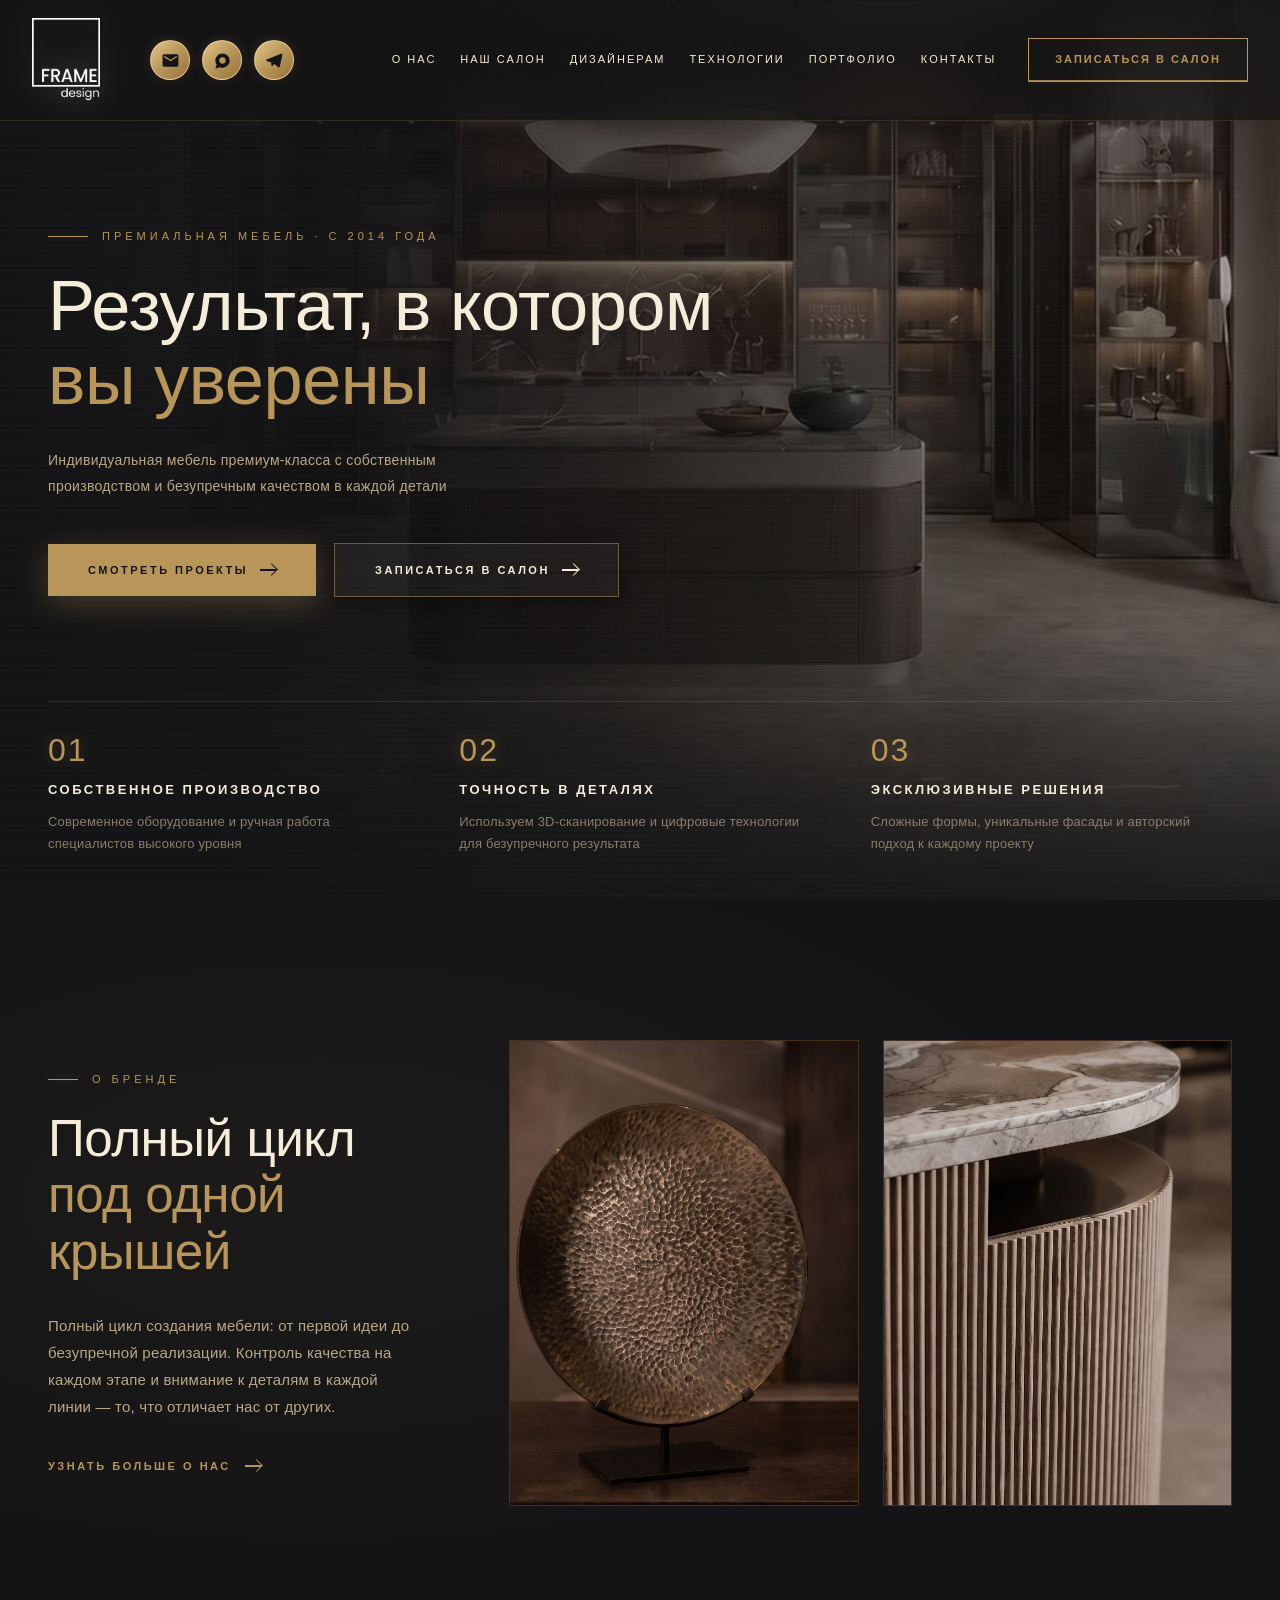
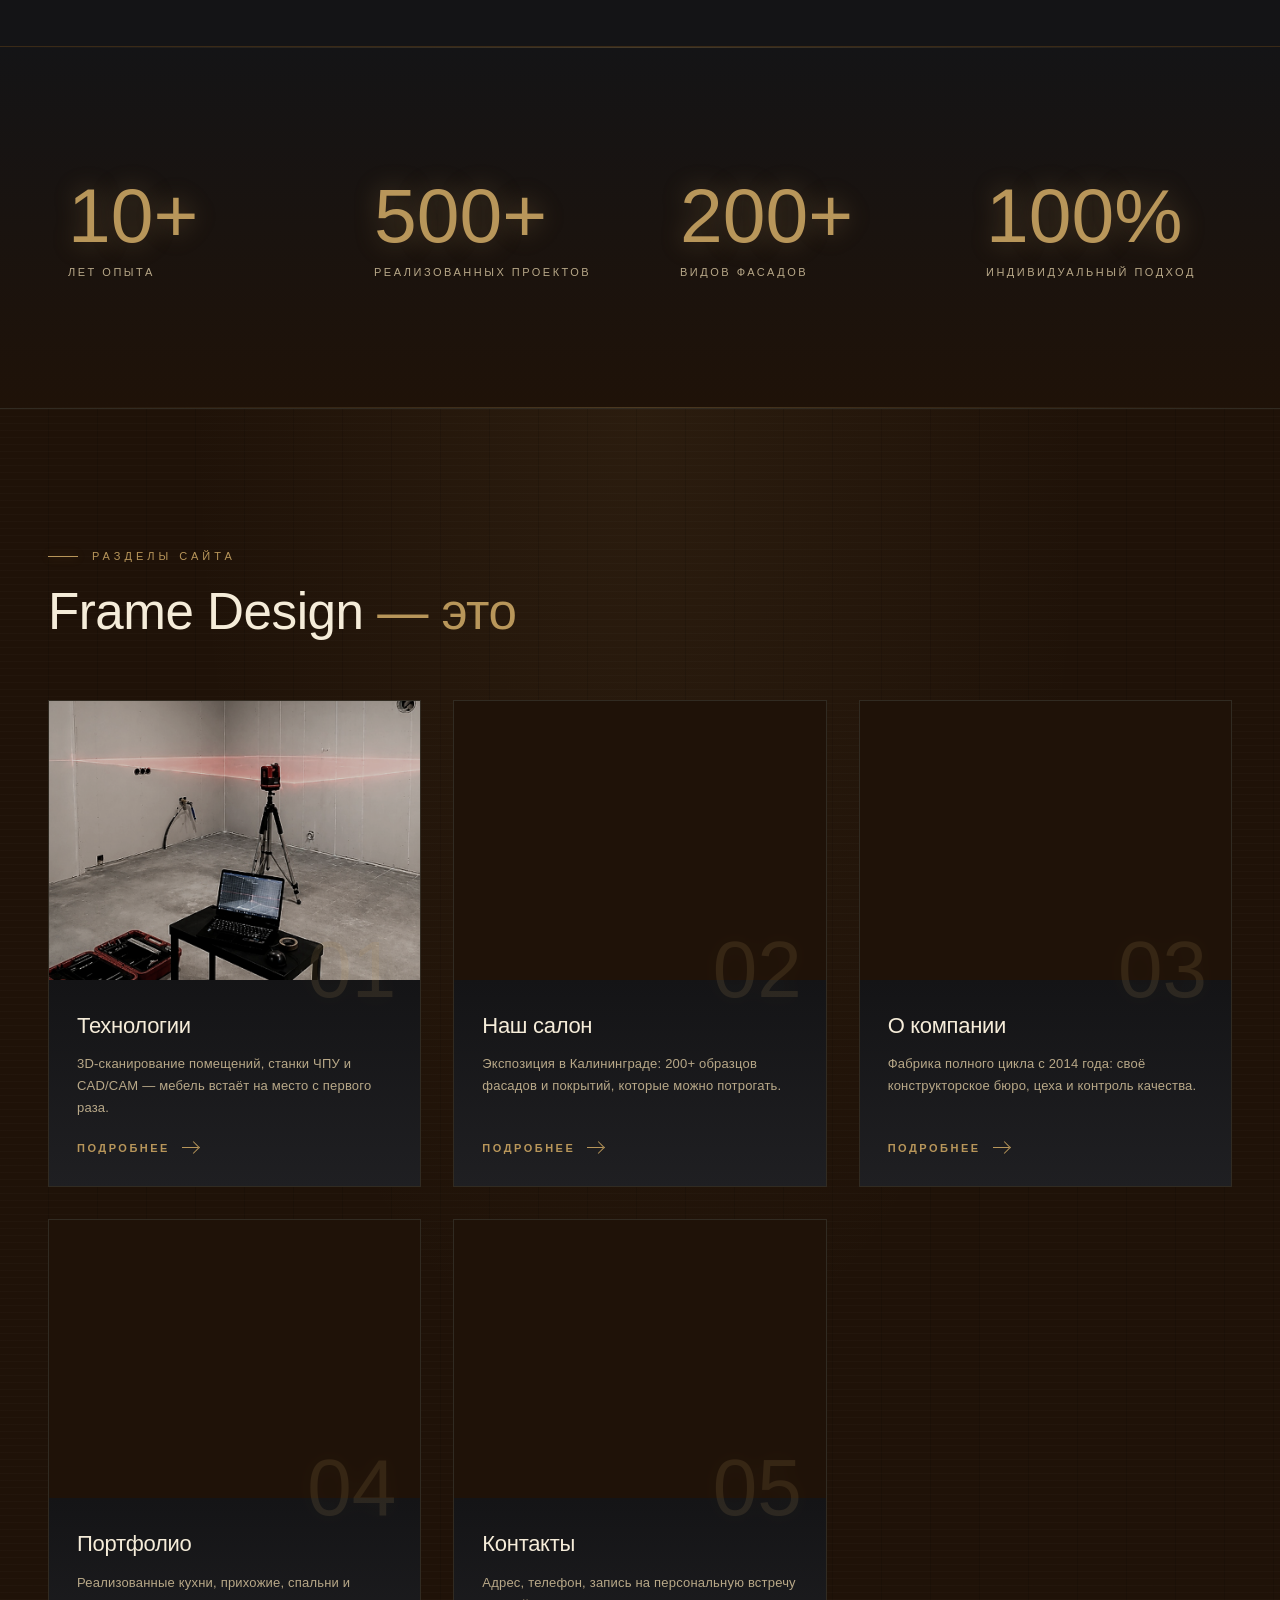
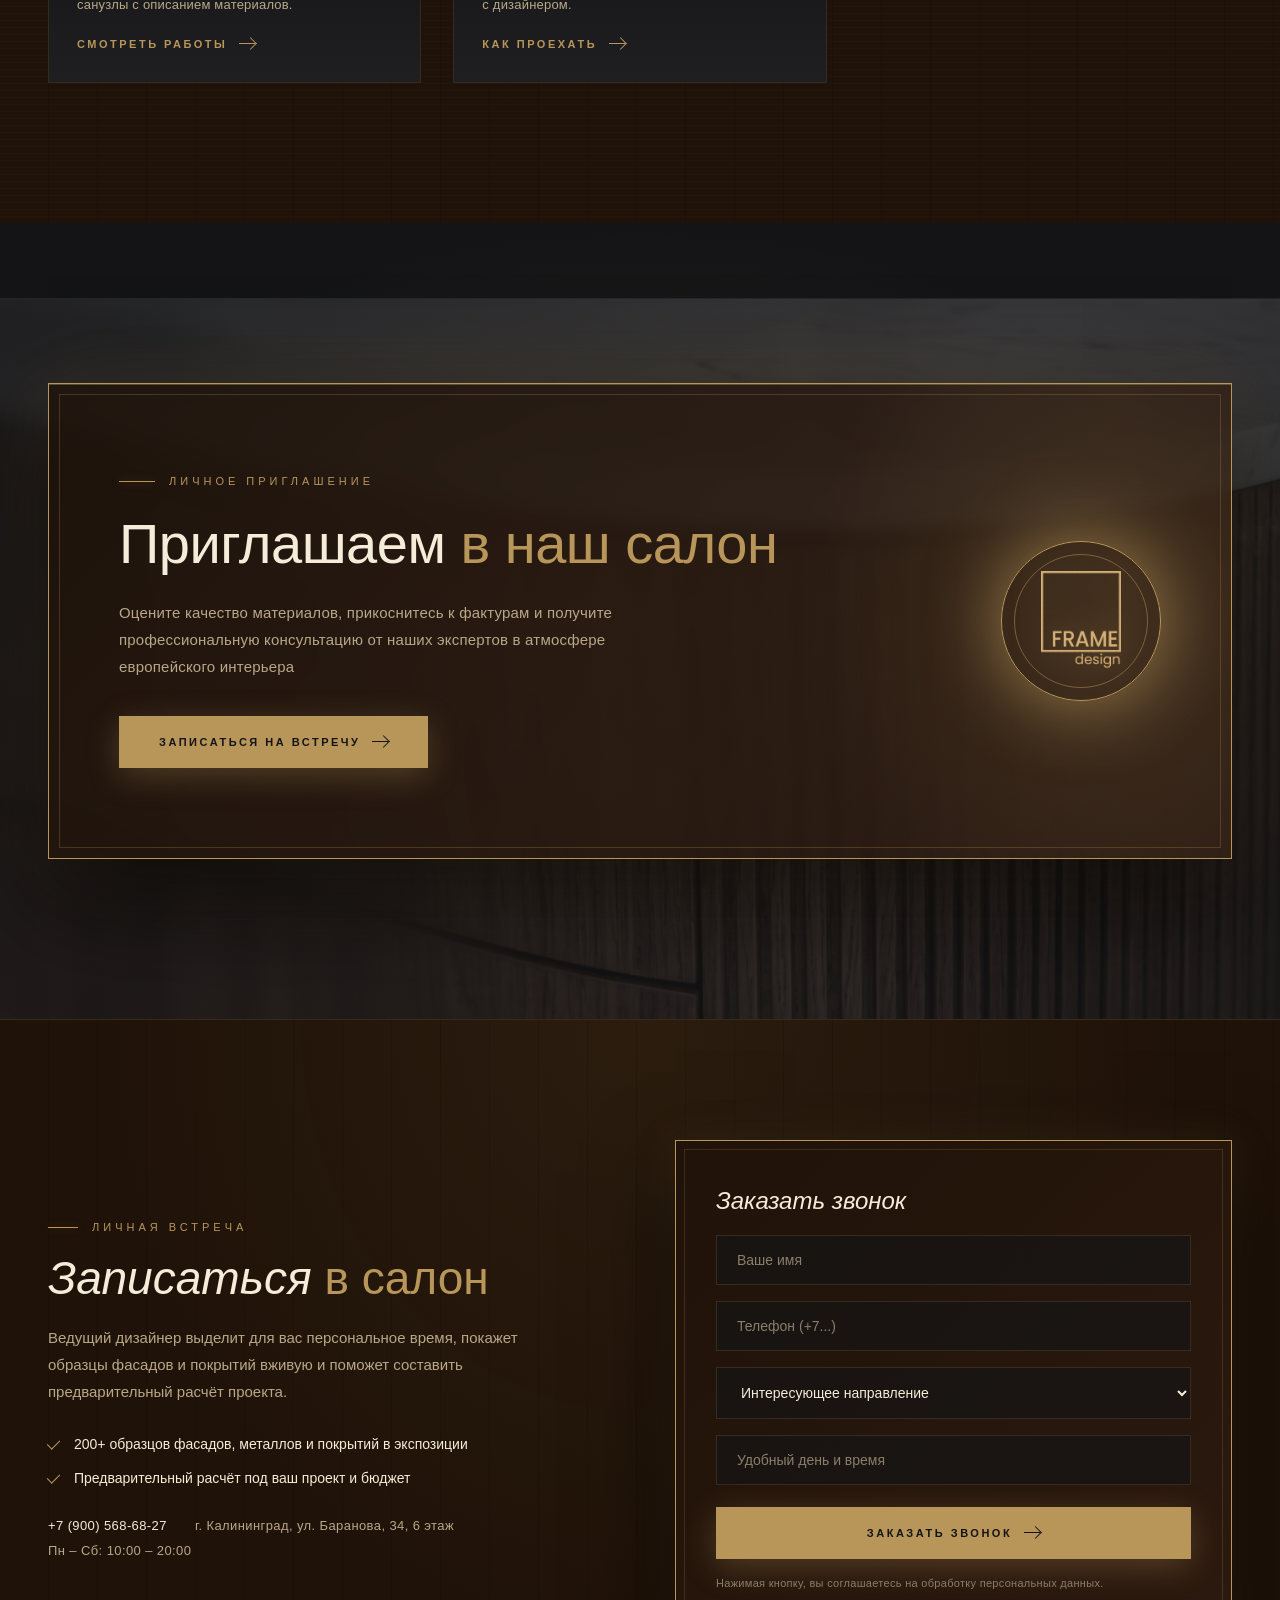
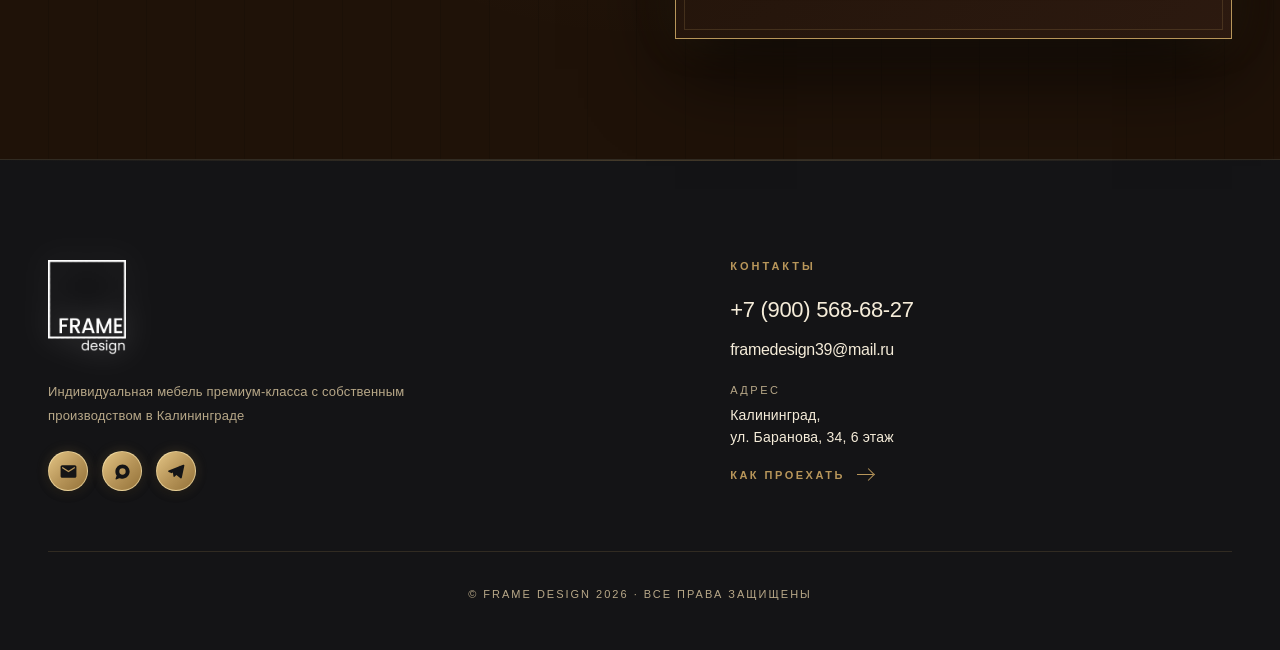
<file: index.html>
<!DOCTYPE html>
<html lang="ru">
<head>
  <meta charset="UTF-8">
  <meta name="viewport" content="width=device-width, initial-scale=1.0">
  <meta name="format-detection" content="telephone=no">
  <title>Премиальная мебель на заказ в Калининграде — FRAME DESIGN</title>

  <meta name="description" content="Собственное производство мебели премиум-класса в Калининграде. Кухни, гостиные, гардеробные, крашеные фасады и зеркала по индивидуальным размерам.">
  <meta property="og:title" content="Премиальная мебель на заказ в Калининграде — FRAME DESIGN">
  <meta property="og:description" content="Собственное производство мебели премиум-класса в Калининграде. Кухни, гостиные, гардеробные, крашеные фасады и зеркала по индивидуальным размерам.">
  <meta property="og:url" content="https://framedesign39.ru/">
  <meta property="og:type" content="website">
  <link rel="canonical" href="https://framedesign39.ru/">
  
  <!-- Open Graph / Social Meta Tags -->
  <meta property="og:image" content="https://framedesign39.ru/images/showroom-kitchen-island-dark.jpg">
  <meta property="og:site_name" content="FRAME DESIGN">
  <meta name="twitter:card" content="summary_large_image">

  <!-- Favicons -->
  <link rel="icon" type="image/svg+xml" href="favicon.svg">
  <link rel="alternate icon" type="image/png" href="favicon.png">
  <link rel="apple-touch-icon" href="apple-touch-icon.png">
  <link rel="shortcut icon" href="favicon.ico">
  <link rel="manifest" href="site.webmanifest">
  <meta name="theme-color" content="#141416">
  <!-- Schema.org Structured Data -->
  <script type="application/ld+json">
  [
    {
      "@context": "https://schema.org",
      "@type": "Organization",
      "@id": "https://framedesign39.ru/#organization",
      "name": "FRAME DESIGN",
      "url": "https://framedesign39.ru/",
      "logo": "https://framedesign39.ru/images/frame-logo-brass.png",
      "image": "https://framedesign39.ru/images/showroom-kitchen-island-dark.jpg",
      "description": "Индивидуальное производство мебели премиум-класса в Калининграде",
      "telephone": "+79005686827",
      "email": "framedesign39@mail.ru",
      "address": {
      "@type": "PostalAddress",
      "streetAddress": "ул. Баранова, 34, 6 этаж",
      "addressLocality": "Калининград",
      "addressRegion": "Калининградская область",
      "postalCode": "236029",
      "addressCountry": "RU"
    },
      "sameAs": ["https://t.me/+79005686827"]
    },
    {
      "@context": "https://schema.org",
      "@type": "WebSite",
      "@id": "https://framedesign39.ru/#website",
      "url": "https://framedesign39.ru/",
      "name": "FRAME DESIGN",
      "inLanguage": "ru-RU",
      "publisher": { "@id": "https://framedesign39.ru/#organization" }
    }
  ]
  </script>

  <link rel="stylesheet" href="https://static.tildacdn.com/css/fonts-tildasans.css" type="text/css" media="all">
  <style>
:root {
  --t-headline-font: 'TildaSans', Arial, sans-serif;
  --t-text-font: 'TildaSans', Arial, sans-serif;
  --chocolate-deep: #1f1208;
  --chocolate: #2d1a10;
  --chocolate-soft: #3d2618;
  --graphite: #141416;
  --graphite-soft: #1f1f22;
  --cream: #f5ecd9;
  --cream-soft: #ebe0c8;
  --cream-muted: #b8a888;
  --brass: #b8965a;
  --brass-light: #d4b078;
  --brass-soft: rgba(184, 150, 90, 0.5);
  --brass-glow: rgba(184, 150, 90, 0.35);
  --text-light: #f5ecd9;
  --text-muted: #8a7e6a;
  --text-dim: #5a5246;
  --border: rgba(184, 150, 90, 0.18);
}

* { margin: 0; padding: 0; box-sizing: border-box; }

body {
  font-family: var(--t-text-font);
  background-color: var(--graphite);
  color: var(--cream);
  margin: 0;
  padding: 0;
  overflow-x: hidden;
  -webkit-font-smoothing: antialiased;
}

.fd-page,
.fd-page * { box-sizing: border-box; }
.fd-page input,
.fd-page textarea,
.fd-page select { font: inherit; }

/* HEADER */
.fd-header {
  position: fixed;
  top: 0; left: 0; right: 0;
  z-index: 1000;
  background: rgba(20, 20, 22, 0.7);
  backdrop-filter: blur(24px) saturate(180%);
  -webkit-backdrop-filter: blur(24px) saturate(180%);
  border-bottom: 1px solid var(--border);
  padding: 20px 0;
  transition: padding 0.4s cubic-bezier(0.4, 0, 0.2, 1), background 0.4s;
}
.fd-header__inner {
  max-width: 1440px;
  margin: 0 auto;
  padding: 0 48px;
  display: flex;
  align-items: center;
  gap: 30px;
}
.fd-logo {
  font-family: var(--t-headline-font);
  font-size: 26px;
  letter-spacing: 6px;
  color: var(--brass);
  font-weight: 500;
  flex-shrink: 0;
  text-decoration: none;
  text-shadow: 0 0 24px var(--brass-glow);
  transition: text-shadow 0.5s;
  position: relative;
}
.fd-logo::before {
  content: '';
  position: absolute;
  left: -16px;
  top: 50%;
  transform: translateY(-50%);
  width: 4px;
  height: 4px;
  background: var(--brass);
  border-radius: 50%;
  box-shadow: 0 0 10px var(--brass-glow);
}
.fd-logo:hover {
  text-shadow:
    0 0 10px var(--brass-light),
    0 0 24px var(--brass-glow),
    0 0 48px var(--brass-glow);
}
.fd-logo span {
  display: block;
  font-size: 9px;
  letter-spacing: 8px;
  color: var(--text-muted);
  margin-top: 4px;
  text-shadow: none;
  font-weight: 400;
}
.fd-header__right {
  display: flex;
  align-items: center;
  gap: 32px;
  margin-left: auto;
}
.fd-nav-right {
  display: flex;
  gap: 32px;
  align-items: center;
}
.fd-nav__link {
  font-family: var(--t-text-font);
  font-size: 11px;
  letter-spacing: 2px;
  font-weight: 500;
  color: var(--text-light);
  text-transform: uppercase;
  text-decoration: none;
  position: relative;
  cursor: pointer;
  padding: 6px 0;
  transition: color 0.3s;
}
.fd-nav__link::after {
  content: '';
  position: absolute;
  bottom: 0;
  left: 50%;
  width: 0;
  height: 1px;
  background: var(--brass);
  box-shadow: 0 0 10px var(--brass-glow);
  transition: width 0.4s cubic-bezier(0.4, 0, 0.2, 1), left 0.4s;
}
.fd-nav__link:hover { color: var(--brass); }
.fd-nav__link:hover::after { width: 100%; left: 0; }

.fd-nav__link--has-dropdown { position: relative; }
.fd-nav__link--has-dropdown::before {
  content: '';
  display: inline-block;
  width: 4px;
  height: 4px;
  border-right: 1px solid currentColor;
  border-bottom: 1px solid currentColor;
  transform: rotate(45deg);
  margin-left: 10px;
  vertical-align: middle;
  margin-bottom: 3px;
  transition: transform 0.3s;
}
.fd-nav__link--has-dropdown:hover::before {
  transform: rotate(-135deg);
  margin-bottom: -1px;
}
.fd-dropdown {
  position: absolute;
  top: calc(100% + 20px);
  right: 0;
  left: auto;
  background: rgba(20, 20, 22, 0.98);
  backdrop-filter: blur(20px);
  border: 1px solid var(--border);
  padding: 24px 32px;
  min-width: 240px;
  opacity: 0;
  visibility: hidden;
  transform: translateY(10px);
  transition: all 0.3s cubic-bezier(0.4, 0, 0.2, 1);
  box-shadow: 0 30px 60px rgba(0,0,0,0.7), 0 0 40px rgba(184, 150, 90, 0.08);
}
.fd-nav__link--has-dropdown:hover .fd-dropdown {
  opacity: 1;
  visibility: visible;
  transform: translateY(0);
}
.fd-dropdown__item {
  display: block;
  padding: 12px 0;
  font-size: 12px;
  letter-spacing: 2px;
  color: var(--text-light);
  text-transform: uppercase;
  text-decoration: none;
  border-bottom: 1px solid transparent;
  transition: all 0.3s;
  font-family: var(--t-text-font);
  font-weight: 500;
}
.fd-dropdown__item:hover {
  color: var(--brass);
  padding-left: 12px;
  text-shadow: 0 0 12px var(--brass-glow);
}

.fd-cta {
  font-family: var(--t-text-font);
  font-size: 11px;
  letter-spacing: 2px;
  font-weight: 600;
  padding: 14px 26px;
  border: 1px solid var(--brass);
  color: var(--brass);
  background: transparent;
  text-transform: uppercase;
  text-decoration: none;
  cursor: pointer;
  transition: all 0.4s cubic-bezier(0.4, 0, 0.2, 1);
  white-space: nowrap;
  position: relative;
  overflow: hidden;
}
.fd-cta::before {
  content: '';
  position: absolute;
  inset: 0;
  background: var(--brass);
  transform: translateY(100%);
  transition: transform 0.4s cubic-bezier(0.4, 0, 0.2, 1);
  z-index: -1;
}
.fd-cta:hover {
  color: var(--graphite);
  box-shadow: 0 8px 24px rgba(184, 150, 90, 0.25), 0 0 30px var(--brass-glow);
}
.fd-cta:hover::before {
  transform: translateY(0);
}

/* BURGER MENU FOR MOBILE */
.fd-burger-btn {
  display: none;
  flex-direction: column;
  justify-content: space-between;
  width: 32px;
  height: 20px;
  background: transparent;
  border: none;
  cursor: pointer;
  padding: 0;
  z-index: 1001;
  position: relative;
}
.fd-burger-btn span {
  width: 100%;
  height: 2px;
  background: var(--brass);
  transition: all 0.3s;
}
.fd-burger-btn.is-active span:nth-child(1) {
  transform: translateY(9px) rotate(45deg);
}
.fd-burger-btn.is-active span:nth-child(2) {
  opacity: 0;
}
.fd-burger-btn.is-active span:nth-child(3) {
  transform: translateY(-9px) rotate(-45deg);
}

.fd-mobile-drawer {
  position: fixed;
  top: 0; right: 0; bottom: 0; left: 0;
  background: #141416;
  z-index: 999;
  display: flex;
  flex-direction: column;
  justify-content: center;
  align-items: center;
  gap: 28px;
  opacity: 0;
  visibility: hidden;
  transition: all 0.4s cubic-bezier(0.4, 0, 0.2, 1);
}
.fd-mobile-drawer.is-open {
  opacity: 1;
  visibility: visible;
}
.fd-mobile-link {
  font-family: var(--t-headline-font);
  font-size: 28px;
  font-style: normal;
  color: var(--cream);
  text-decoration: none;
  letter-spacing: 2px;
  transition: color 0.3s;
}
.fd-mobile-link:hover, .fd-mobile-link.active {
  color: var(--brass);
}

/* HERO */
.fd-hero {
  position: relative;
  min-height: 100vh;
  display: flex;
  flex-direction: column;
  justify-content: flex-end;
  padding: 180px 48px 110px;
  overflow: hidden;
  background: var(--graphite);
}

.fd-hero__bg {
  position: absolute;
  top: 0;
  right: 0;
  bottom: 0;
  left: 0;
  overflow: hidden;
  z-index: 0;
  background: var(--graphite);
}
.fd-hero__video {
  position: absolute;
  top: 0;
  left: 0;
  width: 100%;
  height: 100%;
  object-fit: cover;
  z-index: 0;
  pointer-events: none;
  filter: brightness(0.8);
}
.fd-hero__bg::after {
  content: '';
  position: absolute;
  inset: 0;
  background: linear-gradient(90deg,
    var(--graphite) 0%,
    rgba(20, 20, 22, 0.9) 20%,
    rgba(20, 20, 22, 0.55) 45%,
    rgba(20, 20, 22, 0.25) 70%,
    rgba(20, 20, 22, 0.1) 100%
  );
  z-index: 1;
}

.fd-hero::before {
  content: '';
  position: absolute;
  inset: 0;
  background:
    linear-gradient(180deg, rgba(20, 20, 22, 0.3) 0%, transparent 30%, transparent 70%, rgba(20, 20, 22, 0.8) 100%);
  z-index: 1;
  pointer-events: none;
}

.fd-hero::after {
  content: '';
  position: absolute;
  inset: 0;
  background-image:
    repeating-linear-gradient(
      0deg,
      transparent 0,
      transparent 4px,
      rgba(255,255,255,0.012) 4px,
      rgba(255,255,255,0.012) 5px
    );
  z-index: 2;
  pointer-events: none;
}

.fd-hero__inner {
  position: relative;
  z-index: 3;
  max-width: 1440px;
  margin: 0 auto;
  width: 100%;
}
.fd-hero__eyebrow {
  font-family: var(--t-text-font);
  font-size: 11px;
  letter-spacing: 4px;
  font-weight: 500;
  color: var(--brass);
  text-transform: uppercase;
  margin-bottom: 24px;
  display: flex;
  align-items: center;
  gap: 14px;
}
.fd-hero__eyebrow::before {
  content: '';
  width: 40px;
  height: 1px;
  background: var(--brass);
  box-shadow: 0 0 10px var(--brass-glow);
}
.fd-hero__title {
  font-family: var(--t-headline-font);
  font-size: clamp(36px, 5.5vw, 76px);
  line-height: 1.05;
  color: var(--cream);
  font-weight: 400;
  margin-bottom: 32px;
  max-width: 820px;
  letter-spacing: -0.5px;
  font-style: normal;
}
.fd-hero__title--accent {
  color: var(--brass);
  font-style: normal;
  font-weight: 500;
  display: inline-block;
  position: relative;
}
.fd-hero__subtitle {
  font-family: var(--t-text-font);
  font-size: 14px;
  font-weight: 400;
  line-height: 1.8;
  color: var(--cream-muted);
  margin-bottom: 44px;
  max-width: 420px;
  letter-spacing: 0.3px;
}
.fd-hero__buttons {
  display: flex;
  gap: 18px;
  align-items: center;
  flex-wrap: wrap;
}
.fd-btn {
  font-family: var(--t-text-font);
  font-size: 11px;
  letter-spacing: 2.5px;
  font-weight: 600;
  padding: 20px 40px;
  border: none;
  text-transform: uppercase;
  cursor: pointer;
  transition: all 0.4s cubic-bezier(0.4, 0, 0.2, 1);
  display: inline-flex;
  align-items: center;
  gap: 12px;
  text-decoration: none;
  position: relative;
  overflow: hidden;
}
.fd-btn--primary {
  background: var(--brass);
  color: var(--graphite);
  box-shadow: 0 8px 32px rgba(184, 150, 90, 0.3);
}
.fd-btn--primary:hover {
  background: var(--brass-light);
  transform: translateY(-2px);
  box-shadow: 0 16px 40px rgba(184, 150, 90, 0.45), 0 0 50px var(--brass-glow);
}
.fd-btn--outline {
  background: transparent;
  color: var(--cream);
  border: 1px solid rgba(245, 236, 217, 0.25);
  backdrop-filter: blur(10px);
}
.fd-btn--outline:hover {
  border-color: var(--brass);
  color: var(--brass);
  box-shadow: 0 0 24px rgba(184, 150, 90, 0.2);
}
.fd-btn__arrow {
  display: inline-block;
  width: 16px;
  height: 1.5px;
  background: currentColor;
  position: relative;
  transition: width 0.3s;
}
.fd-btn:hover .fd-btn__arrow { width: 22px; }
.fd-btn__arrow::after {
  content: '';
  position: absolute;
  right: 0;
  top: -4px;
  width: 8px;
  height: 8px;
  border-top: 1.5px solid currentColor;
  border-right: 1.5px solid currentColor;
  transform: rotate(45deg);
}

.fd-hero__features {
  position: relative;
  z-index: 3;
  max-width: 1440px;
  margin: 80px auto 0;
  width: 100%;
  display: grid;
  grid-template-columns: repeat(3, 1fr);
  gap: 50px;
  padding-top: 50px;
  border-top: 1px solid var(--border);
}
.fd-feature__num {
  font-family: var(--t-headline-font);
  font-size: 32px;
  font-weight: 500;
  color: var(--brass);
  margin-bottom: 16px;
  text-shadow: 0 0 16px var(--brass-glow);
  letter-spacing: 2px;
  font-style: normal;
}
.fd-feature__title {
  font-family: var(--t-text-font);
  font-size: 13px;
  letter-spacing: 2.5px;
  font-weight: 600;
  color: var(--cream);
  text-transform: uppercase;
  margin-bottom: 14px;
}
.fd-feature__text {
  font-family: var(--t-text-font);
  font-size: 13px;
  font-weight: 400;
  line-height: 1.7;
  color: var(--text-muted);
  letter-spacing: 0.2px;
}

/* ABOUT */
.fd-about {
  position: relative;
  padding: 140px 48px;
  background: var(--graphite);
}
.fd-about::before {
  content: '';
  position: absolute;
  inset: 0;
  background:
    radial-gradient(ellipse at 25% 40%, rgba(184, 150, 90, 0.05) 0%, transparent 60%);
  pointer-events: none;
}
.fd-about__inner {
  position: relative;
  z-index: 1;
  max-width: 1440px;
  margin: 0 auto;
  display: grid;
  grid-template-columns: 1fr 2fr;
  gap: 100px;
  align-items: center;
}
.fd-about__eyebrow {
  font-family: var(--t-text-font);
  font-size: 11px;
  letter-spacing: 4px;
  font-weight: 500;
  color: var(--brass);
  text-transform: uppercase;
  margin-bottom: 24px;
  display: flex;
  align-items: center;
  gap: 14px;
}
.fd-about__eyebrow::before {
  content: '';
  width: 30px;
  height: 1px;
  background: var(--brass);
  box-shadow: 0 0 10px var(--brass-glow);
}
.fd-about__title {
  font-family: var(--t-headline-font);
  font-size: clamp(32px, 4vw, 54px);
  color: var(--cream);
  font-weight: 400;
  margin-bottom: 32px;
  letter-spacing: -0.5px;
  line-height: 1.1;
  font-style: normal;
}
.fd-about__title--accent {
  color: var(--brass);
  font-style: normal;
  font-weight: 500;
}
.fd-about__text {
  font-family: var(--t-text-font);
  font-size: 15px;
  font-weight: 400;
  line-height: 1.8;
  color: var(--cream-muted);
  margin-bottom: 36px;
  max-width: 480px;
  letter-spacing: 0.2px;
}
.fd-about__link {
  font-family: var(--t-text-font);
  font-size: 11px;
  letter-spacing: 2.5px;
  font-weight: 600;
  color: var(--brass);
  text-decoration: none;
  text-transform: uppercase;
  display: inline-flex;
  align-items: center;
  gap: 14px;
  transition: gap 0.4s cubic-bezier(0.4, 0, 0.2, 1), text-shadow 0.3s;
}
.fd-about__link:hover {
  gap: 22px;
  text-shadow: 0 0 14px var(--brass-glow);
}
.fd-about__images {
  display: grid;
  grid-template-columns: 1fr 1fr;
  gap: 24px;
}
.fd-about__img {
  position: relative;
  aspect-ratio: 3/4;
  overflow: hidden;
  background: var(--chocolate);
  cursor: pointer;
  border: 1px solid var(--border);
}
.fd-about__img img {
  width: 100%;
  height: 100%;
  object-fit: cover;
  transition: transform 1.4s cubic-bezier(0.2, 0.8, 0.2, 1);
}
.fd-about__img:hover img {
  transform: scale(1.12);
}
.fd-about__img::after {
  content: '';
  position: absolute;
  inset: 0;
  border: 1px solid var(--brass-soft);
  opacity: 0;
  transition: opacity 0.5s;
}
.fd-about__img:hover::after { opacity: 1; }

/* STATS */
.fd-stats {
  background:
    linear-gradient(180deg, var(--graphite) 0%, var(--chocolate-deep) 100%);
  padding: 100px 48px;
  border-top: 1px solid var(--border);
  border-bottom: 1px solid var(--border);
  position: relative;
}
.fd-stats::before,
.fd-stats::after {
  content: '';
  position: absolute;
  left: 0;
  right: 0;
  height: 1px;
  background: linear-gradient(90deg, transparent 0%, var(--brass) 50%, transparent 100%);
  opacity: 0.3;
}
.fd-stats::before { top: 0; }
.fd-stats::after { bottom: 0; }
.fd-stats__inner {
  max-width: 1440px;
  margin: 0 auto;
  display: grid;
  grid-template-columns: repeat(4, 1fr);
  gap: 40px;
}
.fd-stat {
  position: relative;
  padding: 30px 20px;
  cursor: pointer;
  transition: transform 0.5s cubic-bezier(0.4, 0, 0.2, 1);
  overflow: hidden;
}
.fd-stat::before {
  content: '';
  position: absolute;
  top: 50%;
  left: 50%;
  width: 0;
  height: 0;
  background: radial-gradient(circle, rgba(184, 150, 90, 0.4) 0%, rgba(184, 150, 90, 0.1) 40%, transparent 70%);
  border-radius: 50%;
  transform: translate(-50%, -50%);
  opacity: 0;
  transition: opacity 0.6s ease-out, width 0.8s cubic-bezier(0.4, 0, 0.2, 1), height 0.8s cubic-bezier(0.4, 0, 0.2, 1);
  pointer-events: none;
  z-index: 0;
}
.fd-stat::after {
  content: '';
  position: absolute;
  inset: 0;
  border: 1px solid var(--brass);
  opacity: 0;
  transition: opacity 0.4s;
  pointer-events: none;
}
.fd-stat:hover {
  transform: translateY(-4px);
}
.fd-stat:hover::before {
  opacity: 1;
  width: 280px;
  height: 280px;
}
.fd-stat:hover::after {
  opacity: 0.5;
  box-shadow: 0 0 30px var(--brass-glow), inset 0 0 20px rgba(184, 150, 90, 0.1);
}
.fd-stat__num {
  font-family: var(--t-headline-font);
  font-size: clamp(48px, 6vw, 80px);
  color: var(--brass);
  font-weight: 400;
  line-height: 1;
  margin-bottom: 12px;
  text-shadow: 0 0 24px var(--brass-glow);
  font-style: normal;
  position: relative;
  z-index: 1;
  transition: text-shadow 0.6s ease-out, transform 0.5s cubic-bezier(0.4, 0, 0.2, 1);
}
.fd-stat:hover .fd-stat__num {
  text-shadow:
    0 0 10px var(--brass-light),
    0 0 30px var(--brass),
    0 0 60px rgba(184, 150, 90, 0.6),
    0 0 100px rgba(184, 150, 90, 0.3);
  transform: scale(1.05);
}
.fd-stat__label {
  font-family: var(--t-text-font);
  font-size: 11px;
  letter-spacing: 2.5px;
  font-weight: 500;
  color: var(--cream-muted);
  text-transform: uppercase;
  position: relative;
  z-index: 1;
  transition: color 0.4s, text-shadow 0.4s;
}
.fd-stat:hover .fd-stat__label {
  color: var(--brass-light);
  text-shadow: 0 0 10px var(--brass-glow);
}

/* CATEGORIES */
.fd-categories {
  position: relative;
  padding: 140px 48px;
  background-color: var(--chocolate-deep);
  background-image:
    repeating-linear-gradient(
      90deg,
      transparent 0,
      transparent 48px,
      rgba(0,0,0,0.12) 48px,
      rgba(0,0,0,0.12) 49px
    ),
    radial-gradient(ellipse at 50% 0%, rgba(184, 150, 90, 0.08) 0%, transparent 50%);
}
.fd-categories::before {
  content: '';
  position: absolute;
  inset: 0;
  background-image:
    repeating-linear-gradient(
      0deg,
      transparent 0,
      transparent 6px,
      rgba(255,255,255,0.015) 6px,
      rgba(255,255,255,0.015) 7px
    );
  pointer-events: none;
}
.fd-categories__inner {
  position: relative;
  z-index: 1;
  max-width: 1440px;
  margin: 0 auto;
}
.fd-categories__header {
  display: flex;
  justify-content: space-between;
  align-items: flex-end;
  margin-bottom: 60px;
  gap: 40px;
  flex-wrap: wrap;
}
.fd-categories__header-text {
  max-width: 600px;
}
.fd-categories__eyebrow {
  font-family: var(--t-text-font);
  font-size: 11px;
  letter-spacing: 4px;
  font-weight: 500;
  color: var(--brass);
  text-transform: uppercase;
  margin-bottom: 20px;
  display: flex;
  align-items: center;
  gap: 14px;
}
.fd-categories__eyebrow::before {
  content: '';
  width: 30px;
  height: 1px;
  background: var(--brass);
  box-shadow: 0 0 10px var(--brass-glow);
}
.fd-categories__title {
  font-family: var(--t-headline-font);
  font-size: clamp(32px, 4vw, 54px);
  color: var(--cream);
  font-weight: 400;
  letter-spacing: -0.5px;
  line-height: 1.1;
  font-style: normal;
}
.fd-categories__title--accent {
  color: var(--brass);
  font-style: normal;
  font-weight: 500;
}
.fd-categories__grid {
  display: grid;
  grid-template-columns: repeat(3, 1fr);
  gap: 32px;
}
.fd-category {
  background: var(--graphite);
  cursor: pointer;
  overflow: hidden;
  transition: transform 0.5s cubic-bezier(0.4, 0, 0.2, 1), box-shadow 0.5s;
  border: 1px solid var(--border);
  position: relative;
}
.fd-category::before {
  content: '';
  position: absolute;
  inset: 0;
  border: 1px solid var(--brass);
  z-index: 3;
  opacity: 0;
  transition: opacity 0.5s;
  pointer-events: none;
}
.fd-category:hover::before { opacity: 1; }
.fd-category:hover {
  transform: translateY(-10px);
  box-shadow: 0 30px 80px rgba(0,0,0,0.6), 0 0 40px rgba(184, 150, 90, 0.2);
}
.fd-category__img {
  position: relative;
  aspect-ratio: 4/3;
  overflow: hidden;
  background: var(--chocolate-deep);
}
.fd-category__img img {
  width: 100%;
  height: 100%;
  object-fit: cover;
  transition: transform 1.2s cubic-bezier(0.2, 0.8, 0.2, 1), filter 0.8s;
  filter: grayscale(40%) brightness(0.85);
}
.fd-category:hover .fd-category__img img {
  transform: scale(1.15);
  filter: grayscale(0%) brightness(1);
}
.fd-category__img::before {
  content: '';
  position: absolute;
  inset: 0;
  background: linear-gradient(180deg, transparent 40%, rgba(184, 150, 90, 0.25) 100%);
  z-index: 1;
  opacity: 0;
  transition: opacity 0.5s;
}
.fd-category:hover .fd-category__img::before { opacity: 1; }
.fd-category__body {
  padding: 32px 28px;
  background: linear-gradient(180deg, var(--graphite) 0%, var(--graphite-soft) 100%);
  position: relative;
}
.fd-category__index {
  position: absolute;
  top: -50px;
  right: 24px;
  font-family: var(--t-headline-font);
  font-size: 80px;
  font-weight: 400;
  font-style: normal;
  color: var(--brass);
  opacity: 0.15;
  text-shadow: 0 0 20px var(--brass-glow);
  transition: opacity 0.5s;
  line-height: 1;
}
.fd-category:hover .fd-category__index { opacity: 0.4; }
.fd-category__title {
  font-family: var(--t-headline-font);
  font-size: 22px;
  color: var(--cream);
  margin-bottom: 14px;
  font-weight: 500;
  letter-spacing: -0.3px;
  font-style: normal;
}
.fd-category__text {
  font-family: var(--t-text-font);
  font-size: 13px;
  font-weight: 400;
  line-height: 1.7;
  color: var(--cream-muted);
  margin-bottom: 22px;
  letter-spacing: 0.2px;
}
.fd-category__link {
  font-family: var(--t-text-font);
  font-size: 11px;
  letter-spacing: 2.5px;
  font-weight: 600;
  color: var(--brass);
  text-decoration: none;
  text-transform: uppercase;
  display: inline-flex;
  align-items: center;
  gap: 12px;
  transition: gap 0.4s cubic-bezier(0.4, 0, 0.2, 1), text-shadow 0.3s;
}
.fd-category:hover .fd-category__link {
  gap: 18px;
  text-shadow: 0 0 14px var(--brass-glow);
}

/* INVITE */
.fd-invite {
  position: relative;
  padding: 160px 48px;
  overflow: hidden;
}

.fd-invite__bg {
  position: absolute;
  inset: 0;
  background-image: url('images/vanity-marble-fluted-walnut.jpg');
  background-size: cover;
  background-position: center;
  background-repeat: no-repeat;
  z-index: 0;
  transform: scale(1.05);
}
.fd-invite__bg::after {
  content: '';
  position: absolute;
  inset: 0;
  background: linear-gradient(135deg,
    rgba(20, 20, 22, 0.92) 0%,
    rgba(20, 20, 22, 0.8) 50%,
    rgba(20, 20, 22, 0.92) 100%
  );
}

.fd-invite::before {
  content: '';
  position: absolute;
  inset: 0;
  background:
    radial-gradient(ellipse at 50% 50%, rgba(184, 150, 90, 0.1) 0%, transparent 70%);
  z-index: 1;
  pointer-events: none;
}

.fd-invite__card {
  position: relative;
  z-index: 2;
  max-width: 1280px;
  margin: 0 auto;
  padding: 90px 70px;
  background: linear-gradient(135deg, rgba(31, 18, 8, 0.75) 0%, rgba(45, 26, 16, 0.75) 100%);
  border: 1px solid var(--brass);
  box-shadow:
    0 40px 100px rgba(0,0,0,0.7),
    0 0 80px rgba(184, 150, 90, 0.18),
    inset 0 1px 0 rgba(184, 150, 90, 0.4);
  display: grid;
  grid-template-columns: 1fr auto;
  gap: 60px;
  align-items: center;
  overflow: hidden;
  backdrop-filter: blur(8px);
  -webkit-backdrop-filter: blur(8px);
}
.fd-invite__card::before {
  content: '';
  position: absolute;
  inset: 10px;
  border: 1px solid rgba(184, 150, 90, 0.25);
  pointer-events: none;
}
.fd-invite__card::after {
  content: '';
  position: absolute;
  top: -50%;
  right: -20%;
  width: 60%;
  height: 200%;
  background:
    radial-gradient(ellipse at center, rgba(184, 150, 90, 0.18) 0%, transparent 60%);
  pointer-events: none;
}
.fd-invite__content {
  position: relative;
  z-index: 1;
}
.fd-invite__eyebrow {
  font-family: var(--t-text-font);
  font-size: 11px;
  letter-spacing: 4px;
  font-weight: 500;
  color: var(--brass);
  text-transform: uppercase;
  margin-bottom: 24px;
  display: flex;
  align-items: center;
  gap: 14px;
}
.fd-invite__eyebrow::before {
  content: '';
  width: 36px;
  height: 1px;
  background: var(--brass);
  box-shadow: 0 0 10px var(--brass-glow);
}
.fd-invite__title {
  font-family: var(--t-headline-font);
  font-size: clamp(32px, 4.5vw, 56px);
  color: var(--cream);
  font-weight: 400;
  margin-bottom: 24px;
  letter-spacing: -0.5px;
  line-height: 1.1;
  font-style: normal;
}
.fd-invite__title--accent {
  color: var(--brass);
  font-style: normal;
  font-weight: 500;
}
.fd-invite__text {
  font-family: var(--t-text-font);
  font-size: 15px;
  font-weight: 400;
  line-height: 1.8;
  color: var(--cream-muted);
  max-width: 520px;
  margin-bottom: 36px;
  letter-spacing: 0.2px;
}
.fd-invite__seal {
  position: relative;
  z-index: 1;
  width: 160px;
  height: 160px;
  display: flex;
  align-items: center;
  justify-content: center;
  flex-shrink: 0;
}
.fd-invite__seal-ring {
  position: absolute;
  inset: 0;
  border: 1px solid var(--brass);
  border-radius: 50%;
  box-shadow: 0 0 40px var(--brass-glow), inset 0 0 24px rgba(184, 150, 90, 0.1);
}
.fd-invite__seal-ring::before {
  content: '';
  position: absolute;
  inset: 12px;
  border: 1px solid var(--brass);
  border-radius: 50%;
  opacity: 0.5;
}
.fd-invite__seal-letter {
  font-family: var(--t-headline-font);
  font-size: 64px;
  color: var(--brass);
  text-shadow: 0 0 24px var(--brass-glow);
  font-style: normal;
  font-weight: 500;
}

/* FOOTER */
.fd-footer {
  background: var(--graphite);
  padding: 100px 48px 50px;
  border-top: 1px solid var(--border);
  position: relative;
}
.fd-footer::before {
  content: '';
  position: absolute;
  top: 0;
  left: 0;
  right: 0;
  height: 1px;
  background: linear-gradient(90deg, transparent 0%, var(--brass) 50%, transparent 100%);
  opacity: 0.3;
}
.fd-footer__inner {
  max-width: 1440px;
  margin: 0 auto;
  display: grid;
  grid-template-columns: 1.2fr 1fr;
  gap: 80px;
  margin-bottom: 60px;
  align-items: start;
}
.fd-footer__logo {
  font-family: var(--t-headline-font);
  font-size: 28px;
  letter-spacing: 6px;
  color: var(--brass);
  font-weight: 500;
  margin-bottom: 24px;
  text-shadow: 0 0 24px var(--brass-glow);
  font-style: normal;
}
.fd-footer__logo span {
  display: block;
  font-size: 9px;
  letter-spacing: 8px;
  color: var(--text-muted);
  margin-top: 6px;
  font-style: normal;
  font-weight: 400;
}
.fd-footer__about {
  font-family: var(--t-text-font);
  font-size: 13px;
  font-weight: 400;
  line-height: 1.8;
  color: var(--cream-muted);
  margin-bottom: 24px;
  max-width: 400px;
  letter-spacing: 0.2px;
}
.fd-footer__socials {
  display: flex;
  gap: 14px;
}
.fd-social {
  width: 36px;
  height: 36px;
  border: 1px solid var(--border);
  display: flex;
  align-items: center;
  justify-content: center;
  border-radius: 50%;
  cursor: pointer;
  transition: all 0.4s cubic-bezier(0.4, 0, 0.2, 1);
  color: var(--cream-muted);
  font-family: var(--t-text-font);
  font-size: 11px;
  font-weight: 600;
  letter-spacing: 0;
  text-decoration: none;
}
.fd-social:hover {
  border-color: var(--brass);
  background: var(--brass);
  color: var(--graphite);
  box-shadow: 0 0 24px var(--brass-glow);
  transform: translateY(-2px);
}
.fd-footer__col-title {
  font-family: var(--t-text-font);
  font-size: 11px;
  letter-spacing: 3px;
  font-weight: 600;
  color: var(--brass);
  text-transform: uppercase;
  margin-bottom: 24px;
}
.fd-footer__contact {
  font-family: var(--t-headline-font);
  font-size: 22px;
  font-style: normal;
  color: var(--cream);
  margin-bottom: 16px;
  font-weight: 500;
  letter-spacing: -0.3px;
}
.fd-footer__contact-label {
  font-family: var(--t-text-font);
  font-size: 11px;
  letter-spacing: 2.5px;
  font-weight: 500;
  color: var(--cream-muted);
  text-transform: uppercase;
  margin-top: 24px;
  margin-bottom: 8px;
}
.fd-footer__address {
  font-family: var(--t-text-font);
  font-size: 14px;
  font-weight: 400;
  color: var(--cream);
  line-height: 1.6;
  letter-spacing: 0.2px;
}
.fd-footer__bottom {
  max-width: 1440px;
  margin: 0 auto;
  padding-top: 36px;
  border-top: 1px solid var(--border);
  display: flex;
  justify-content: center;
  align-items: center;
  flex-wrap: wrap;
  gap: 20px;
}
.fd-footer__copy {
  font-family: var(--t-text-font);
  font-size: 11px;
  font-weight: 500;
  color: var(--cream-muted);
  letter-spacing: 2px;
  text-transform: uppercase;
}

/* RESPONSIVE */
@media (max-width: 1200px) {
  .fd-nav-right { gap: 22px; }
  .fd-about__inner { grid-template-columns: 1fr; gap: 60px; }
  .fd-footer__inner { grid-template-columns: 1fr; gap: 60px; }
}
@media (max-width: 960px) {
  .fd-header__inner { padding: 0 24px; gap: 16px; }
  .fd-hero { padding: 140px 24px 80px; }
  .fd-hero__features { grid-template-columns: 1fr; gap: 30px; }
  .fd-about__images { grid-template-columns: 1fr; }
  .fd-stats__inner { grid-template-columns: repeat(2, 1fr); }
  .fd-categories__grid { grid-template-columns: 1fr; }
  .fd-categories__header { flex-direction: column; align-items: flex-start; }
  .fd-invite__card { grid-template-columns: 1fr; padding: 60px 40px; text-align: center; }
  .fd-invite__seal { margin: 0 auto; }
  .fd-about, .fd-categories, .fd-invite { padding: 90px 24px; }
  .fd-stats { padding: 70px 24px; }
  .fd-footer { padding: 70px 24px 40px; }
  .fd-nav-right { display: none; }
  .fd-burger-btn { display: flex; }
}
@media (max-width: 640px) {
  .fd-hero__buttons { flex-direction: column; align-items: stretch; }
  .fd-btn { width: 100%; justify-content: center; }
  .fd-stats__inner { grid-template-columns: 1fr; }
  .fd-invite__card { padding: 50px 24px; }
}
@media (max-width: 480px) {
  .fd-hero__title { font-size: 32px; }
  .fd-logo { font-size: 20px; letter-spacing: 4px; }
  .fd-logo::before { display: none; }
  .fd-logo span { font-size: 7px; letter-spacing: 5px; }
  .fd-cta { display: none; }
  .fd-invite__card { padding: 40px 20px; }
  .fd-invite__seal { width: 120px; height: 120px; }
  .fd-invite__seal-letter { font-size: 48px; }
  .fd-footer__logo { font-size: 22px; }
  .fd-stat { padding: 24px 16px; }
}


/* HERO IMMEDIATE ENTRANCE */
.fd-hero .fd-fade {
  opacity: 1;
  transform: translateY(0);
  animation: heroFadeIn 0.8s cubic-bezier(0.4, 0, 0.2, 1) both;
}
.fd-hero__inner .fd-fade:nth-child(1) { animation-delay: 0.05s; }
.fd-hero__inner .fd-fade:nth-child(2) { animation-delay: 0.2s; }
.fd-hero__inner .fd-fade:nth-child(3) { animation-delay: 0.35s; }
.fd-hero__inner .fd-fade:nth-child(4) { animation-delay: 0.5s; }
.fd-hero__features .fd-fade:nth-child(1) { animation-delay: 0.4s; }
.fd-hero__features .fd-fade:nth-child(2) { animation-delay: 0.55s; }
.fd-hero__features .fd-fade:nth-child(3) { animation-delay: 0.7s; }

@keyframes heroFadeIn {
  from {
    opacity: 0;
    transform: translateY(20px);
  }
  to {
    opacity: 1;
    transform: translateY(0);
  }
}

/* ANIMATIONS */
.fd-fade {
  opacity: 0;
  transform: translateY(30px);
  transition: opacity 1s cubic-bezier(0.4, 0, 0.2, 1), transform 1s cubic-bezier(0.4, 0, 0.2, 1);
}
.fd-fade.is-visible {
  opacity: 1;
  transform: translateY(0);
}

/* TEL / EMAIL LINK OVERRIDES FOR MOBILE SAFARI */
a[href^="tel"],
a[href^="mailto"],
.fd-footer__contact,
.fd-phone-link {
  color: var(--cream) !important;
  -webkit-text-fill-color: var(--cream) !important;
  text-decoration: none !important;
  font-family: inherit;
  transition: color 0.3s, text-shadow 0.3s;
}
a[href^="tel"]:hover,
a[href^="mailto"]:hover,
.fd-footer__contact:hover,
.fd-phone-link:hover {
  color: var(--brass) !important;
  -webkit-text-fill-color: var(--brass) !important;
  text-shadow: 0 0 14px var(--brass-glow);
}


/* ========================================================
   UNIFIED MOBILE RESPONSIVE MASTER RULES (PIXEL PERFECT)
   ======================================================== */
@media (max-width: 960px) {
  .fd-header {
    padding: 14px 0 !important;
  }
  .fd-header__inner {
    padding: 0 20px !important;
    display: flex !important;
    justify-content: space-between !important;
    align-items: center !important;
  }
  .fd-header__right {
    margin-left: auto !important;
    display: flex !important;
    align-items: center !important;
    gap: 16px !important;
  }
  .fd-nav-right {
    display: none !important;
  }
  .fd-cta {
    display: none !important;
  }
  .fd-burger-btn {
    display: flex !important;
  }

  /* HERO PADDING & CLEARANCE - NEVER OVERLAPS WITH HEADER */
  .fd-hero {
    padding: 130px 20px 60px !important;
    min-height: auto !important;
  }
  .fd-hero__eyebrow {
    font-size: 10px !important;
    letter-spacing: 2.5px !important;
    margin-bottom: 18px !important;
    display: flex !important;
    align-items: center !important;
    gap: 10px !important;
  }
  .fd-hero__eyebrow::before {
    width: 24px !important;
  }
  .fd-hero__title {
    font-size: clamp(26px, 7vw, 36px) !important;
    line-height: 1.15 !important;
    margin-bottom: 20px !important;
    font-style: normal !important;
  }
  .fd-hero__subtitle {
    font-size: 13px !important;
    line-height: 1.7 !important;
    margin-bottom: 28px !important;
    max-width: 100% !important;
  }
  .fd-hero__buttons {
    display: flex !important;
    flex-direction: column !important;
    width: 100% !important;
    gap: 12px !important;
  }
  .fd-hero__buttons .fd-btn {
    width: 100% !important;
    justify-content: center !important;
    padding: 16px 20px !important;
    font-size: 11px !important;
  }
  .fd-hero__features {
    display: grid !important;
    grid-template-columns: 1fr !important;
    gap: 24px !important;
    margin-top: 40px !important;
    padding-top: 30px !important;
  }

  /* SECTIONS */
  .fd-about, .fd-categories, .fd-invite, .fd-salon-exp, .fd-central-wall, .fd-specs, .fd-steps, .fd-contacts-section, .fd-portfolio-section, .fd-tech-pillars {
    padding: 60px 20px !important;
  }
  .fd-about__inner {
    display: grid !important;
    grid-template-columns: 1fr !important;
    gap: 40px !important;
  }
  .fd-about__images {
    display: grid !important;
    grid-template-columns: 1fr !important;
    gap: 16px !important;
  }
  .fd-stats {
    padding: 50px 20px !important;
  }
  .fd-stats__inner {
    display: grid !important;
    grid-template-columns: repeat(2, 1fr) !important;
    gap: 16px !important;
  }
  .fd-stat {
    padding: 16px 10px !important;
    text-align: center !important;
  }
  .fd-stat__num {
    font-size: 40px !important;
  }
  .fd-categories__grid {
    display: grid !important;
    grid-template-columns: 1fr !important;
    gap: 20px !important;
  }
  .fd-invite__card {
    display: grid !important;
    grid-template-columns: 1fr !important;
    padding: 40px 20px !important;
    text-align: center !important;
    gap: 30px !important;
  }
  .fd-invite__eyebrow {
    justify-content: center !important;
  }
  .fd-invite__seal {
    margin: 0 auto !important;
    width: 130px !important;
    height: 130px !important;
  }
  .fd-footer {
    padding: 60px 20px 30px !important;
  }
  .fd-footer__inner {
    display: grid !important;
    grid-template-columns: 1fr !important;
    gap: 40px !important;
  }
  
  /* CONTACTS / MAP / FORM */
  .fd-contacts-grid {
    display: grid !important;
    grid-template-columns: 1fr !important;
    gap: 30px !important;
  }
  .fd-contact-card {
    padding: 30px 20px !important;
  }
  .fd-book-form {
    padding: 30px 20px !important;
  }
  .fd-route-buttons {
    display: flex !important;
    flex-direction: column !important;
    width: 100% !important;
    gap: 10px !important;
  }
  .fd-route-btn {
    width: 100% !important;
    justify-content: center !important;
  }
  .fd-map-wrap iframe {
    height: 320px !important;
  }

  /* PORTFOLIO GRID & FILTERS */
  .fd-portfolio-filters {
    display: flex !important;
    overflow-x: auto !important;
    flex-wrap: nowrap !important;
    justify-content: flex-start !important;
    padding-bottom: 12px !important;
    -webkit-overflow-scrolling: touch !important;
    gap: 10px !important;
  }
  .fd-portfolio-filters::-webkit-scrollbar { display: none; }
  .fd-filter-btn {
    flex-shrink: 0 !important;
    padding: 10px 18px !important;
    font-size: 11px !important;
  }
  .fd-portfolio-grid {
    display: grid !important;
    grid-template-columns: 1fr !important;
    gap: 24px !important;
  }

  /* TECHNOLOGIES HUD SCANNER */
  .fd-scanner-box {
    height: 280px !important;
  }
  .fd-tech-pillars-grid {
    display: grid !important;
    grid-template-columns: 1fr !important;
    gap: 20px !important;
  }
}

@media (max-width: 480px) {
  .fd-logo {
    font-size: 20px !important;
    letter-spacing: 4px !important;
  }
  .fd-logo::before {
    left: -12px !important;
    width: 3px !important;
    height: 3px !important;
  }
  .fd-logo span {
    font-size: 7px !important;
    letter-spacing: 5px !important;
  }
  .fd-stats__inner {
    grid-template-columns: 1fr !important;
  }
}


/* 100% FULL-SCREEN VIEWPORT HERO (PC, TABLET, MOBILE) */
.fd-hero {
  position: relative;
  height: 100dvh;
  min-height: 100svh;
  display: flex;
  flex-direction: column;
  justify-content: flex-end;
  padding: 120px 48px 60px;
  overflow: hidden;
  background: var(--graphite);
}

@media (max-width: 960px) {
  .fd-hero {
    height: 100dvh !important;
    min-height: 100svh !important;
    max-height: 100dvh !important;
    padding: 85px 20px 35px !important;
    display: flex !important;
    flex-direction: column !important;
    justify-content: flex-end !important;
    box-sizing: border-box !important;
  }
  .fd-hero__inner {
    margin: 0 !important;
    width: 100% !important;
  }
  .fd-hero__eyebrow {
    font-size: 10px !important;
    letter-spacing: 2px !important;
    margin-bottom: 12px !important;
  }
  .fd-hero__title {
    font-size: clamp(24px, 6.5vw, 32px) !important;
    line-height: 1.15 !important;
    margin-bottom: 14px !important;
  }
  .fd-hero__subtitle {
    font-size: 12px !important;
    line-height: 1.5 !important;
    margin-bottom: 20px !important;
    max-width: 100% !important;
    opacity: 0.85;
  }
  .fd-hero__buttons {
    display: flex !important;
    flex-direction: column !important;
    width: 100% !important;
    gap: 10px !important;
    margin-bottom: 0 !important;
  }
  .fd-hero__buttons .fd-btn {
    width: 100% !important;
    justify-content: center !important;
    padding: 14px 18px !important;
    font-size: 10px !important;
    letter-spacing: 2px !important;
  }
  .fd-hero__features {
    display: none !important;
  }
}

</style>

  <noscript>
    <style>
      /* Без JS блоки .fd-fade никогда не получат is-visible — показываем их сразу. */
      .fd-fade { opacity: 1 !important; transform: none !important; }
    </style>
  </noscript>
  <link rel="stylesheet" href="assets/fd-common.css?v=20260828i">
</head>
<body>
  <a class="fd-skip-link" href="#main-content">Перейти к содержимому</a>

<div class="fd-page">

  <!-- HEADER -->
  <header class="fd-header">
    <div class="fd-header__inner">
      <a href="index.html" class="fd-logo"><img src="images/frame-logo-white.png" alt="FRAME DESIGN" class="fd-logo__img" width="760" height="938" decoding="async"></a>
      <div class="fd-header__contacts">
        <div class="fd-header__social-btns">
          <a href="mailto:framedesign39@mail.ru" class="fd-head-btn fd-head-btn--mail" title="Написать на Email" aria-label="Email">
            <svg viewBox="0 0 24 24" width="19" height="19"><path d="M20 4H4c-1.1 0-2 .9-2 2v12c0 1.1.9 2 2 2h16c1.1 0 2-.9 2-2V6c0-1.1-.9-2-2-2zm0 4l-8 5-8-5V6l8 5 8-5v2z"/></svg>
          </a>
          <a href="https://web.max.ru/461819052" target="_blank" rel="noopener noreferrer" class="fd-head-btn fd-head-btn--max" title="MAX" aria-label="MAX">
            <svg viewBox="0 0 24 24" width="19" height="19"><path fill-rule="evenodd" clip-rule="evenodd" d="M12 3C7.03 3 3 7.03 3 12c0 1.94.61 3.73 1.66 5.2L3.2 21.2a.6.6 0 0 0 .76.76l3.96-1.44A8.96 8.96 0 0 0 12 21c4.97 0 9-4.03 9-9s-4.03-9-9-9zm0 5a4 4 0 1 0 0 8 4 4 0 0 0 0-8z"/></svg>
          </a>
          <a href="https://t.me/+79005686827" target="_blank" rel="noopener noreferrer" class="fd-head-btn fd-head-btn--tg" title="Написать в Telegram" aria-label="Telegram">
            <svg viewBox="0 0 24 24" width="19" height="19"><path d="M2.1 10.8l18.4-7.2c.8-.3 1.7.4 1.4 1.2l-3.2 15.1c-.2.8-1.1 1.1-1.7.6l-5.1-4.2-2.5 2.4c-.4.4-1.1.2-1.2-.4l-.9-5.9 10.6-9.6L6.2 14.1l-4.1-1.4c-.8-.3-.8-1.4 0-1.9z"/></svg>
          </a>
        </div>
      </div>
      <div class="fd-header__right">
        <nav class="fd-nav-right">
          <a href="about.html" class="fd-nav__link">О нас</a>
          <a href="salon.html" class="fd-nav__link">Наш салон</a>
          <a href="designers.html" class="fd-nav__link">Дизайнерам</a>
          <a href="technologies.html" class="fd-nav__link">Технологии</a>
          <a href="portfolio.html" class="fd-nav__link">Портфолио</a>
          <a href="contacts.html" class="fd-nav__link">Контакты</a>
        </nav>
        <a href="#book" class="fd-cta">Записаться в салон</a>
        <button class="fd-burger-btn" id="burgerBtn" aria-label="Открыть меню">
          <span></span><span></span><span></span>
        </button>
      </div>
    </div>
  </header>

  <!-- MOBILE DRAWER -->
  <div class="fd-mobile-drawer" id="mobileDrawer">
    <a href="index.html" class="fd-mobile-link active" onclick="closeDrawer()">Главная</a>
    <a href="about.html" class="fd-mobile-link" onclick="closeDrawer()">О нас</a>
    <a href="salon.html" class="fd-mobile-link" onclick="closeDrawer()">Наш салон</a>
    <a href="designers.html" class="fd-mobile-link" onclick="closeDrawer()">Дизайнерам</a>
    <a href="technologies.html" class="fd-mobile-link" onclick="closeDrawer()">Технологии</a>
    <a href="portfolio.html" class="fd-mobile-link" onclick="closeDrawer()">Портфолио</a>
    <a href="contacts.html" class="fd-mobile-link" onclick="closeDrawer()">Контакты</a>
    <a href="#book" class="fd-btn fd-btn--primary" style="margin-top: 20px;" onclick="closeDrawer()">
      Записаться в салон <span class="fd-btn__arrow"></span>
    </a>
      <div class="fd-mobile-contacts" style="margin-top: 28px; display: flex; gap: 14px; align-items: center; justify-content: center;">
      <a href="mailto:framedesign39@mail.ru" class="fd-head-btn fd-head-btn--mail" aria-label="Email">
        <svg viewBox="0 0 24 24" width="19" height="19"><path d="M20 4H4c-1.1 0-2 .9-2 2v12c0 1.1.9 2 2 2h16c1.1 0 2-.9 2-2V6c0-1.1-.9-2-2-2zm0 4l-8 5-8-5V6l8 5 8-5v2z"/></svg>
      </a>
      <a href="https://web.max.ru/461819052" target="_blank" rel="noopener noreferrer" class="fd-head-btn fd-head-btn--max" aria-label="MAX">
        <svg viewBox="0 0 24 24" width="19" height="19"><path fill-rule="evenodd" clip-rule="evenodd" d="M12 3C7.03 3 3 7.03 3 12c0 1.94.61 3.73 1.66 5.2L3.2 21.2a.6.6 0 0 0 .76.76l3.96-1.44A8.96 8.96 0 0 0 12 21c4.97 0 9-4.03 9-9s-4.03-9-9-9zm0 5a4 4 0 1 0 0 8 4 4 0 0 0 0-8z"/></svg>
      </a>
      <a href="https://t.me/+79005686827" target="_blank" rel="noopener noreferrer" class="fd-head-btn fd-head-btn--tg" aria-label="Telegram">
        <svg viewBox="0 0 24 24" width="19" height="19"><path d="M2.1 10.8l18.4-7.2c.8-.3 1.7.4 1.4 1.2l-3.2 15.1c-.2.8-1.1 1.1-1.7.6l-5.1-4.2-2.5 2.4c-.4.4-1.1.2-1.2-.4l-.9-5.9 10.6-9.6L6.2 14.1l-4.1-1.4c-.8-.3-.8-1.4 0-1.9z"/></svg>
      </a>
    </div>
  </div>

  <main id="main-content" tabindex="-1">

  <!-- HERO -->
  <section class="fd-hero">
    <div class="fd-hero__bg">
      <video class="fd-hero__video" id="heroBgVideo" autoplay muted loop playsinline
             preload="none" poster="images/hero-poster.jpg"
             data-src-desktop="images/hero-bg-video.mp4"
             data-src-mobile="images/hero-bg-video-mobile.mp4"></video>
      <noscript>
        <img class="fd-hero__video" src="images/hero-poster.jpg" alt="" aria-hidden="true" width="1280" height="720" loading="lazy" decoding="async">
      </noscript>
    </div>
    <div class="fd-hero__inner">
      <div class="fd-hero__eyebrow fd-fade">Премиальная мебель · с 2014 года</div>
      <h1 class="fd-hero__title fd-fade">
        Результат, в котором<br>
        <span class="fd-hero__title--accent">вы уверены</span>
      </h1>
      <p class="fd-hero__subtitle fd-fade">
        Индивидуальная мебель премиум-класса с собственным производством и безупречным качеством в каждой детали
      </p>
      <div class="fd-hero__buttons fd-fade">
        <a href="portfolio.html" class="fd-btn fd-btn--primary">Смотреть проекты<span class="fd-btn__arrow"></span></a>
        <a href="#book" class="fd-btn fd-btn--outline">Записаться в салон<span class="fd-btn__arrow"></span></a>
      </div>
    </div>

    <div class="fd-hero__features">
      <div class="fd-feature fd-fade">
        <div class="fd-feature__num">01</div>
        <div class="fd-feature__title">Собственное производство</div>
        <p class="fd-feature__text">Современное оборудование и ручная работа специалистов высокого уровня</p>
      </div>
      <div class="fd-feature fd-fade">
        <div class="fd-feature__num">02</div>
        <div class="fd-feature__title">Точность в деталях</div>
        <p class="fd-feature__text">Используем 3D-сканирование и цифровые технологии для безупречного результата</p>
      </div>
      <div class="fd-feature fd-fade">
        <div class="fd-feature__num">03</div>
        <div class="fd-feature__title">Эксклюзивные решения</div>
        <p class="fd-feature__text">Сложные формы, уникальные фасады и авторский подход к каждому проекту</p>
      </div>
    </div>
  </section>

  <!-- ABOUT -->
  <section class="fd-about">
    <div class="fd-about__inner">
      <div class="fd-fade">
        <div class="fd-about__eyebrow">О бренде</div>
        <h2 class="fd-about__title">Полный цикл <span class="fd-about__title--accent">под одной крышей</span></h2>
        <p class="fd-about__text">
          Полный цикл создания мебели: от первой идеи до безупречной реализации. Контроль качества на каждом этапе и внимание к деталям в каждой линии — то, что отличает нас от других.
        </p>
        <a href="about.html" class="fd-about__link">Узнать больше о нас <span class="fd-btn__arrow"></span></a>
      </div>
      <div class="fd-about__images">
        <div class="fd-about__img fd-fade">
          <img alt="Чеканное латунное блюдо на комоде из массива — предметный декор в экспозиции салона" loading="lazy" src="images/decor-brass-hammered-dish.jpg" width="1680" height="1680" decoding="async">
        </div>
        <div class="fd-about__img fd-fade">
          <img alt="Кухонный остров с мраморной столешницей и рифлёным дубовым фасадом крупным планом" loading="lazy" src="images/island-marble-fluted-oak.jpg" width="1680" height="1680" decoding="async">
        </div>
      </div>
    </div>
  </section>

  <!-- STATS -->
  <section class="fd-stats">
    <div class="fd-stats__inner">
      <div class="fd-stat fd-fade">
        <div class="fd-stat__num">10+</div>
        <div class="fd-stat__label">Лет опыта</div>
      </div>
      <div class="fd-stat fd-fade">
        <div class="fd-stat__num">500+</div>
        <div class="fd-stat__label">Реализованных проектов</div>
      </div>
      <div class="fd-stat fd-fade">
        <div class="fd-stat__num">200+</div>
        <div class="fd-stat__label">Видов фасадов</div>
      </div>
      <div class="fd-stat fd-fade">
        <div class="fd-stat__num">100%</div>
        <div class="fd-stat__label">Индивидуальный подход</div>
      </div>
    </div>
  </section>

  <!-- CATEGORIES -->
  <section class="fd-categories" id="categories">
    <div class="fd-categories__inner">
      <div class="fd-categories__header">
        <div class="fd-categories__header-text fd-fade">
          <div class="fd-categories__eyebrow">Разделы сайта</div>
          <h2 class="fd-categories__title">Frame Design <span class="fd-categories__title--accent">— это</span></h2>
        </div>
      </div>

      <div class="fd-categories__grid">
        <div class="fd-category fd-fade" onclick="location.href='technologies.html'">
          <div class="fd-category__img">
            <img alt="Технологии" loading="lazy" src="images/laser-3d-scanner.jpg" style="object-position: center 55%;" width="1728" height="3072" decoding="async">
          </div>
          <div class="fd-category__body">
            <div class="fd-category__index">01</div>
            <div class="fd-category__title">Технологии</div>
            <p class="fd-category__text">3D-сканирование помещений, станки ЧПУ и CAD/CAM — мебель встаёт на место с первого раза.</p>
            <a href="technologies.html" class="fd-category__link">Подробнее <span class="fd-btn__arrow"></span></a>
          </div>
        </div>

        <div class="fd-category fd-fade" onclick="location.href='salon.html'">
          <div class="fd-category__img">
            <img alt="Наш салон" loading="lazy" src="images/category-salon.webp" width="1024" height="682" decoding="async">
          </div>
          <div class="fd-category__body">
            <div class="fd-category__index">02</div>
            <div class="fd-category__title">Наш салон</div>
            <p class="fd-category__text">Экспозиция в Калининграде: 200+ образцов фасадов и покрытий, которые можно потрогать.</p>
            <a href="salon.html" class="fd-category__link">Подробнее <span class="fd-btn__arrow"></span></a>
          </div>
        </div>

        <div class="fd-category fd-fade" onclick="location.href='about.html'">
          <div class="fd-category__img">
            <img alt="О компании" loading="lazy" src="images/category-about.webp" width="1024" height="624" decoding="async">
          </div>
          <div class="fd-category__body">
            <div class="fd-category__index">03</div>
            <div class="fd-category__title">О компании</div>
            <p class="fd-category__text">Фабрика полного цикла с 2014 года: своё конструкторское бюро, цеха и контроль качества.</p>
            <a href="about.html" class="fd-category__link">Подробнее <span class="fd-btn__arrow"></span></a>
          </div>
        </div>

        <div class="fd-category fd-fade" onclick="location.href='portfolio.html'">
          <div class="fd-category__img">
            <img alt="Портфолио" loading="lazy" src="images/glass-vitrine-brass.jpg" width="599" height="800" decoding="async">
          </div>
          <div class="fd-category__body">
            <div class="fd-category__index">04</div>
            <div class="fd-category__title">Портфолио</div>
            <p class="fd-category__text">Реализованные кухни, прихожие, спальни и санузлы с описанием материалов.</p>
            <a href="portfolio.html" class="fd-category__link">Смотреть работы <span class="fd-btn__arrow"></span></a>
          </div>
        </div>

        <div class="fd-category fd-fade" onclick="location.href='contacts.html'">
          <div class="fd-category__img">
            <img alt="Контакты" loading="lazy" src="images/category-contacts.webp" width="800" height="600" decoding="async" style="filter: none;">
          </div>
          <div class="fd-category__body">
            <div class="fd-category__index">05</div>
            <div class="fd-category__title">Контакты</div>
            <p class="fd-category__text">Адрес, телефон, запись на персональную встречу с дизайнером.</p>
            <a href="contacts.html" class="fd-category__link">Как проехать <span class="fd-btn__arrow"></span></a>
          </div>
        </div>
      </div>
    </div>
  </section>

  <!-- INVITE -->
  <section class="fd-invite" id="invite">
    <div class="fd-invite__bg"></div>
    <div class="fd-invite__card">
      <div class="fd-invite__content">
        <div class="fd-invite__eyebrow fd-fade">Личное приглашение</div>
        <h2 class="fd-invite__title fd-fade">Приглашаем <span class="fd-invite__title--accent">в наш салон</span></h2>
        <p class="fd-invite__text fd-fade">
          Оцените качество материалов, прикоснитесь к фактурам и получите профессиональную консультацию от наших экспертов в атмосфере европейского интерьера
        </p>
        <a href="contacts.html#book" class="fd-btn fd-btn--primary fd-fade">Записаться на встречу <span class="fd-btn__arrow"></span></a>
      </div>
      <div class="fd-invite__seal fd-fade">
        <div class="fd-invite__seal-ring"></div>
        <img src="images/frame-logo-brass.png" alt="FRAME DESIGN" class="fd-invite__seal-img" width="760" height="938" decoding="async">
      </div>
    </div>
  </section>

  <!-- ЗАПИСЬ В САЛОН -->
  <section class="fd-booking" id="book">
    <div class="fd-booking__inner">
      <div class="fd-booking__intro fd-fade">
        <div class="fd-booking__eyebrow">Личная встреча</div>
        <h2 class="fd-booking__title">Записаться <span>в салон</span></h2>
        <p class="fd-booking__text">
          Ведущий дизайнер выделит для вас персональное время, покажет образцы фасадов и покрытий вживую
          и поможет составить предварительный расчёт проекта.
        </p>
        <ul class="fd-booking__list">
          <li>200+ образцов фасадов, металлов и покрытий в экспозиции</li>
          <li>Предварительный расчёт под ваш проект и бюджет</li>
          </ul>
        <div class="fd-booking__contacts">
          <a href="tel:+79005686827">+7 (900) 568-68-27</a>
          <span>г. Калининград, ул. Баранова, 34, 6 этаж</span>
          <span>Пн – Сб: 10:00 – 20:00</span>
        </div>
      </div>

      <form class="fd-booking__form fd-fade" action="send.php" method="POST" novalidate>
        <div class="fd-booking__form-title">Заказать звонок</div>
        <label class="fd-visually-hidden" for="fd-name">Ваше имя</label>
        <input type="text" id="fd-name" class="fd-field" name="name" placeholder="Ваше имя" autocomplete="name" required>
        <label class="fd-visually-hidden" for="fd-phone">Номер телефона</label>
        <input type="tel" id="fd-phone" class="fd-field" name="phone" placeholder="Телефон (+7...)" autocomplete="tel" required>
        <label class="fd-visually-hidden" for="fd-topic">Интересующее направление</label>
        <select id="fd-topic" class="fd-field" name="topic">
          <option value="" disabled selected>Интересующее направление</option>
          <option value="kitchen">Кухни</option>
          <option value="living">Гостиная и ТВ-зона</option>
          <option value="wardrobe">Гардеробная система</option>
          <option value="mirrors">Дизайнерские решения (тумбы, зеркала)</option>
          <option value="complex">Комплексная меблировка</option>
          <option value="designer">Сотрудничество для дизайнеров</option>
        </select>
        <label class="fd-visually-hidden" for="fd-when">Удобный день и время</label>
        <input type="text" id="fd-when" class="fd-field" name="when" placeholder="Удобный день и время">
        <button type="submit" class="fd-btn fd-btn--primary fd-booking__submit">
          Заказать звонок <span class="fd-btn__arrow"></span>
        </button>
        <p class="fd-booking__note">
          Нажимая кнопку, вы соглашаетесь на обработку персональных данных.
        </p>
        <div class="fd-booking__done">
          Спасибо! Заявка принята — мы перезвоним вам в течение 15 минут.
        </div>
      </form>
    </div>
  </section>

  <!-- FOOTER -->
  </main>

  <footer class="fd-footer">
    <div class="fd-footer__inner">
      <div class="fd-fade">
        <a href="index.html" class="fd-footer__logo"><img src="images/frame-logo-white.png" alt="FRAME DESIGN" class="fd-logo__img" width="760" height="938" decoding="async"></a>
        <p class="fd-footer__about">Индивидуальная мебель премиум-класса с собственным производством в Калининграде</p>
        <div class="fd-footer__socials">
          <a href="mailto:framedesign39@mail.ru" class="fd-head-btn fd-head-btn--mail" title="Написать на Email" aria-label="Email">
            <svg viewBox="0 0 24 24" width="19" height="19"><path d="M20 4H4c-1.1 0-2 .9-2 2v12c0 1.1.9 2 2 2h16c1.1 0 2-.9 2-2V6c0-1.1-.9-2-2-2zm0 4l-8 5-8-5V6l8 5 8-5v2z"/></svg>
          </a>
          <a href="https://web.max.ru/461819052" target="_blank" rel="noopener noreferrer" class="fd-head-btn fd-head-btn--max" title="MAX" aria-label="MAX">
            <svg viewBox="0 0 24 24" width="19" height="19"><path fill-rule="evenodd" clip-rule="evenodd" d="M12 3C7.03 3 3 7.03 3 12c0 1.94.61 3.73 1.66 5.2L3.2 21.2a.6.6 0 0 0 .76.76l3.96-1.44A8.96 8.96 0 0 0 12 21c4.97 0 9-4.03 9-9s-4.03-9-9-9zm0 5a4 4 0 1 0 0 8 4 4 0 0 0 0-8z"/></svg>
          </a>
          <a href="https://t.me/+79005686827" target="_blank" rel="noopener noreferrer" class="fd-head-btn fd-head-btn--tg" title="Написать в Telegram" aria-label="Telegram">
            <svg viewBox="0 0 24 24" width="19" height="19"><path d="M2.1 10.8l18.4-7.2c.8-.3 1.7.4 1.4 1.2l-3.2 15.1c-.2.8-1.1 1.1-1.7.6l-5.1-4.2-2.5 2.4c-.4.4-1.1.2-1.2-.4l-.9-5.9 10.6-9.6L6.2 14.1l-4.1-1.4c-.8-.3-.8-1.4 0-1.9z"/></svg>
          </a>
        </div>
      </div>
      <div class="fd-fade">
        <div class="fd-footer__col-title">Контакты</div>
        <a href="tel:+79005686827" class="fd-footer__contact fd-phone-link" style="display:block;">+7 (900) 568-68-27</a>
        <a href="mailto:framedesign39@mail.ru" class="fd-footer__contact fd-phone-link" style="display:block; font-size: 16px; margin-bottom: 20px;">framedesign39@mail.ru</a>
        <div class="fd-footer__contact-label">Адрес</div>
        <div class="fd-footer__address">Калининград,<br>ул. Баранова, 34, 6 этаж</div>
        <a href="contacts.html" class="fd-category__link" style="margin-top: 20px; display: inline-flex;">Как проехать <span class="fd-btn__arrow"></span></a>
      </div>
    </div>
    <div class="fd-footer__bottom">
      <div class="fd-footer__copy">© FRAME DESIGN 2026 · Все права защищены</div>
    </div>
  </footer>

</div>

<script>
(function() {
  'use strict';

  // Mobile Drawer Toggle
  const burgerBtn = document.getElementById('burgerBtn');
  const mobileDrawer = document.getElementById('mobileDrawer');
  if (burgerBtn && mobileDrawer) {
    burgerBtn.addEventListener('click', () => {
      burgerBtn.classList.toggle('is-active');
      mobileDrawer.classList.toggle('is-open');
      document.body.style.overflow = mobileDrawer.classList.contains('is-open') ? 'hidden' : '';
    });
  }
  window.closeDrawer = function() {
    if (burgerBtn && mobileDrawer) {
      burgerBtn.classList.remove('is-active');
      mobileDrawer.classList.remove('is-open');
      document.body.style.overflow = '';
    }
  };

  const header = document.querySelector('.fd-header');
  function handleScroll() {
    const current = window.pageYOffset;
    if (current > 50) {
      header.style.background = 'rgba(20, 20, 22, 0.92)';
    } else {
      header.style.background = 'rgba(20, 20, 22, 0.7)';
    }
  }
  window.addEventListener('scroll', handleScroll, { passive: true });

  const fadeElements = document.querySelectorAll('.fd-fade');
  document.querySelectorAll('.fd-hero .fd-fade').forEach((el, index) => {
    setTimeout(() => el.classList.add('is-visible'), index * 100);
  });

  const observer = new IntersectionObserver((entries) => {
    entries.forEach((entry) => {
      if (entry.isIntersecting) {
        const siblings = Array.from(entry.target.parentElement.children)
          .filter(el => el.classList.contains('fd-fade'));
        const delay = siblings.indexOf(entry.target) * 120;
        setTimeout(() => {
          entry.target.classList.add('is-visible');
        }, delay);
        observer.unobserve(entry.target);
      }
    });
  }, {
    threshold: 0.15,
    rootMargin: '0px 0px -60px 0px'
  });

  fadeElements.forEach(el => observer.observe(el));

  document.querySelectorAll('.fd-category').forEach(card => {
    card.addEventListener('mousemove', (e) => {
      const rect = card.getBoundingClientRect();
      const x = e.clientX - rect.left;
      const y = e.clientY - rect.top;
      const centerX = rect.width / 2;
      const centerY = rect.height / 2;
      const rotateX = (y - centerY) / 40;
      const rotateY = (centerX - x) / 40;
      card.style.transform = `translateY(-10px) perspective(1000px) rotateX(${rotateX}deg) rotateY(${rotateY}deg)`;
    });
    card.addEventListener('mouseleave', () => {
      card.style.transform = '';
    });
  });

  // Stat brass glow follows cursor
  document.querySelectorAll('.fd-stat').forEach(stat => {
    stat.addEventListener('mousemove', (e) => {
      const rect = stat.getBoundingClientRect();
      const x = e.clientX - rect.left;
      const y = e.clientY - rect.top;
      stat.style.setProperty('--mouse-x', `${x}px`);
      stat.style.setProperty('--mouse-y', `${y}px`);
      const numEl = stat.querySelector('.fd-stat__num');
      if (numEl) {
        const dx = (x - rect.width / 2) / 20;
        const dy = (y - rect.height / 2) / 20;
        numEl.style.transform = `translate(${-dx}px, ${-dy}px) scale(1.05)`;
      }
    });
    stat.addEventListener('mouseleave', () => {
      const numEl = stat.querySelector('.fd-stat__num');
      if (numEl) {
        numEl.style.transform = '';
      }
    });
  });

  const sealRing = document.querySelector('.fd-invite__seal-ring');
  if (sealRing) {
    let intensity = 0;
    let growing = true;
    setInterval(() => {
      if (growing) {
        intensity += 2;
        if (intensity >= 100) growing = false;
      } else {
        intensity -= 2;
        if (intensity <= 0) growing = true;
      }
      sealRing.style.boxShadow = `0 0 ${40 + intensity * 0.4}px rgba(184, 150, 90, ${0.35 + intensity * 0.005})`;
    }, 50);
  }

  const heroBg = document.querySelector('.fd-hero__bg');
  if (heroBg) {
    window.addEventListener('scroll', () => {
      const scrolled = window.pageYOffset;
      if (scrolled < window.innerHeight) {
        heroBg.style.transform = `translateY(${scrolled * 0.15}px) scale(1.08)`;
      }
    }, { passive: true });
  }

  const inviteBg = document.querySelector('.fd-invite__bg');
  if (inviteBg) {
    window.addEventListener('scroll', () => {
      const el = document.querySelector('.fd-invite');
      if (el) {
        const rect = el.getBoundingClientRect();
        if (rect.top < window.innerHeight && rect.bottom > 0) {
          const offset = (window.innerHeight - rect.top) * 0.1;
          inviteBg.style.transform = `translateY(${offset}px) scale(1.08)`;
        }
      }
    }, { passive: true });
  }

  const heroVid = document.getElementById('heroBgVideo');
  if (heroVid) {
    // Если человек просил уменьшить анимацию — не запускаем видео вовсе,
    // на первом экране остаётся неподвижный кадр из poster.
    const calm = window.matchMedia('(prefers-reduced-motion: reduce)').matches;

    // На узких экранах отдаём облегчённую копию: 960px вместо 2560px, 266 КБ вместо 5 МБ.
    // До загрузки первого кадра вместо пустоты виден poster.
    const mobile = window.matchMedia('(max-width: 960px)').matches;
    heroVid.muted = true;

    if (calm) {
      heroVid.removeAttribute('autoplay');
      return;
    }
    heroVid.src = heroVid.dataset[mobile ? 'srcMobile' : 'srcDesktop'];

    const tryPlay = () => {
      const playPromise = heroVid.play();
      if (playPromise !== undefined) {
        playPromise.catch(() => {
          ['click', 'touchstart', 'scroll'].forEach(evt => {
            window.addEventListener(evt, () => {
              if (heroVid.paused) heroVid.play();
            }, { once: true });
          });
        });
      }
    };
    if (heroVid.readyState >= 2) tryPlay();
    else heroVid.addEventListener('loadeddata', tryPlay, { once: true });
  }
})();
</script>
<script src="assets/fd-common.js?v=20260828i" defer></script>
</body>
</html>
</file>
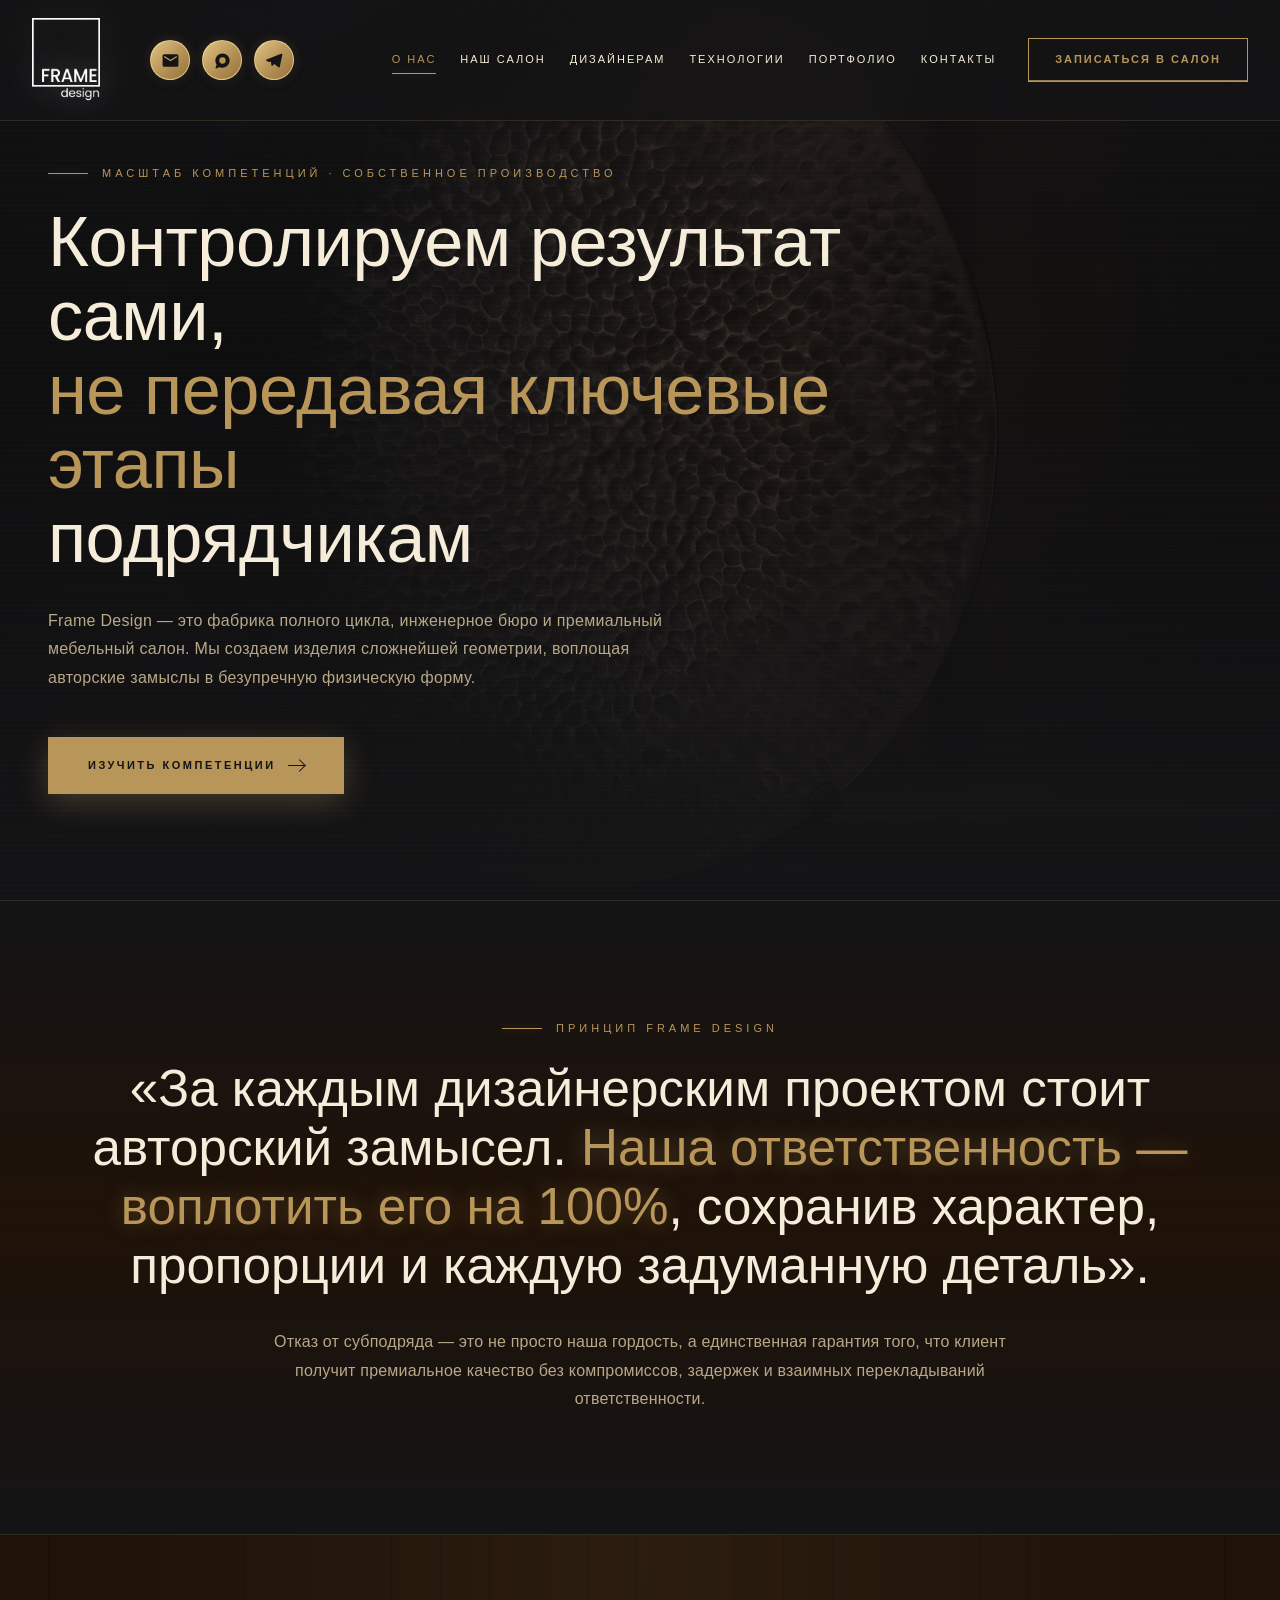
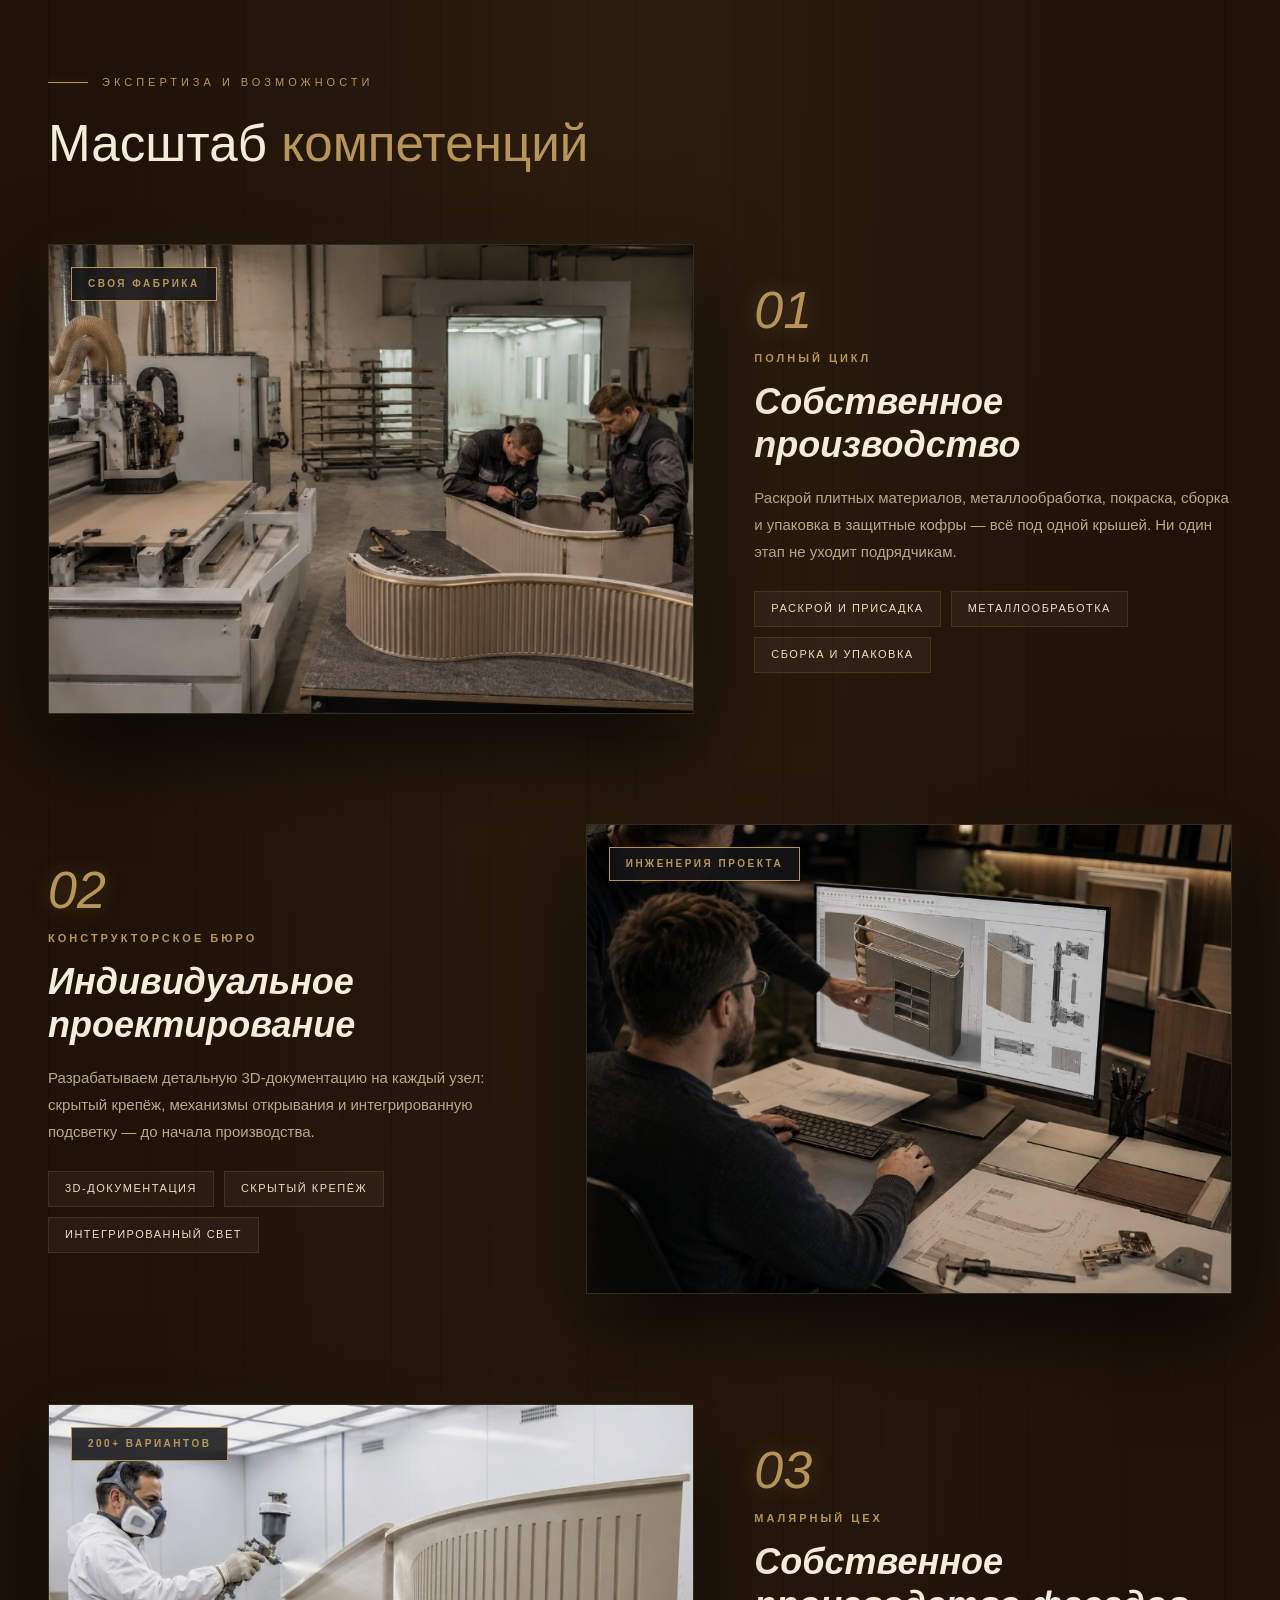
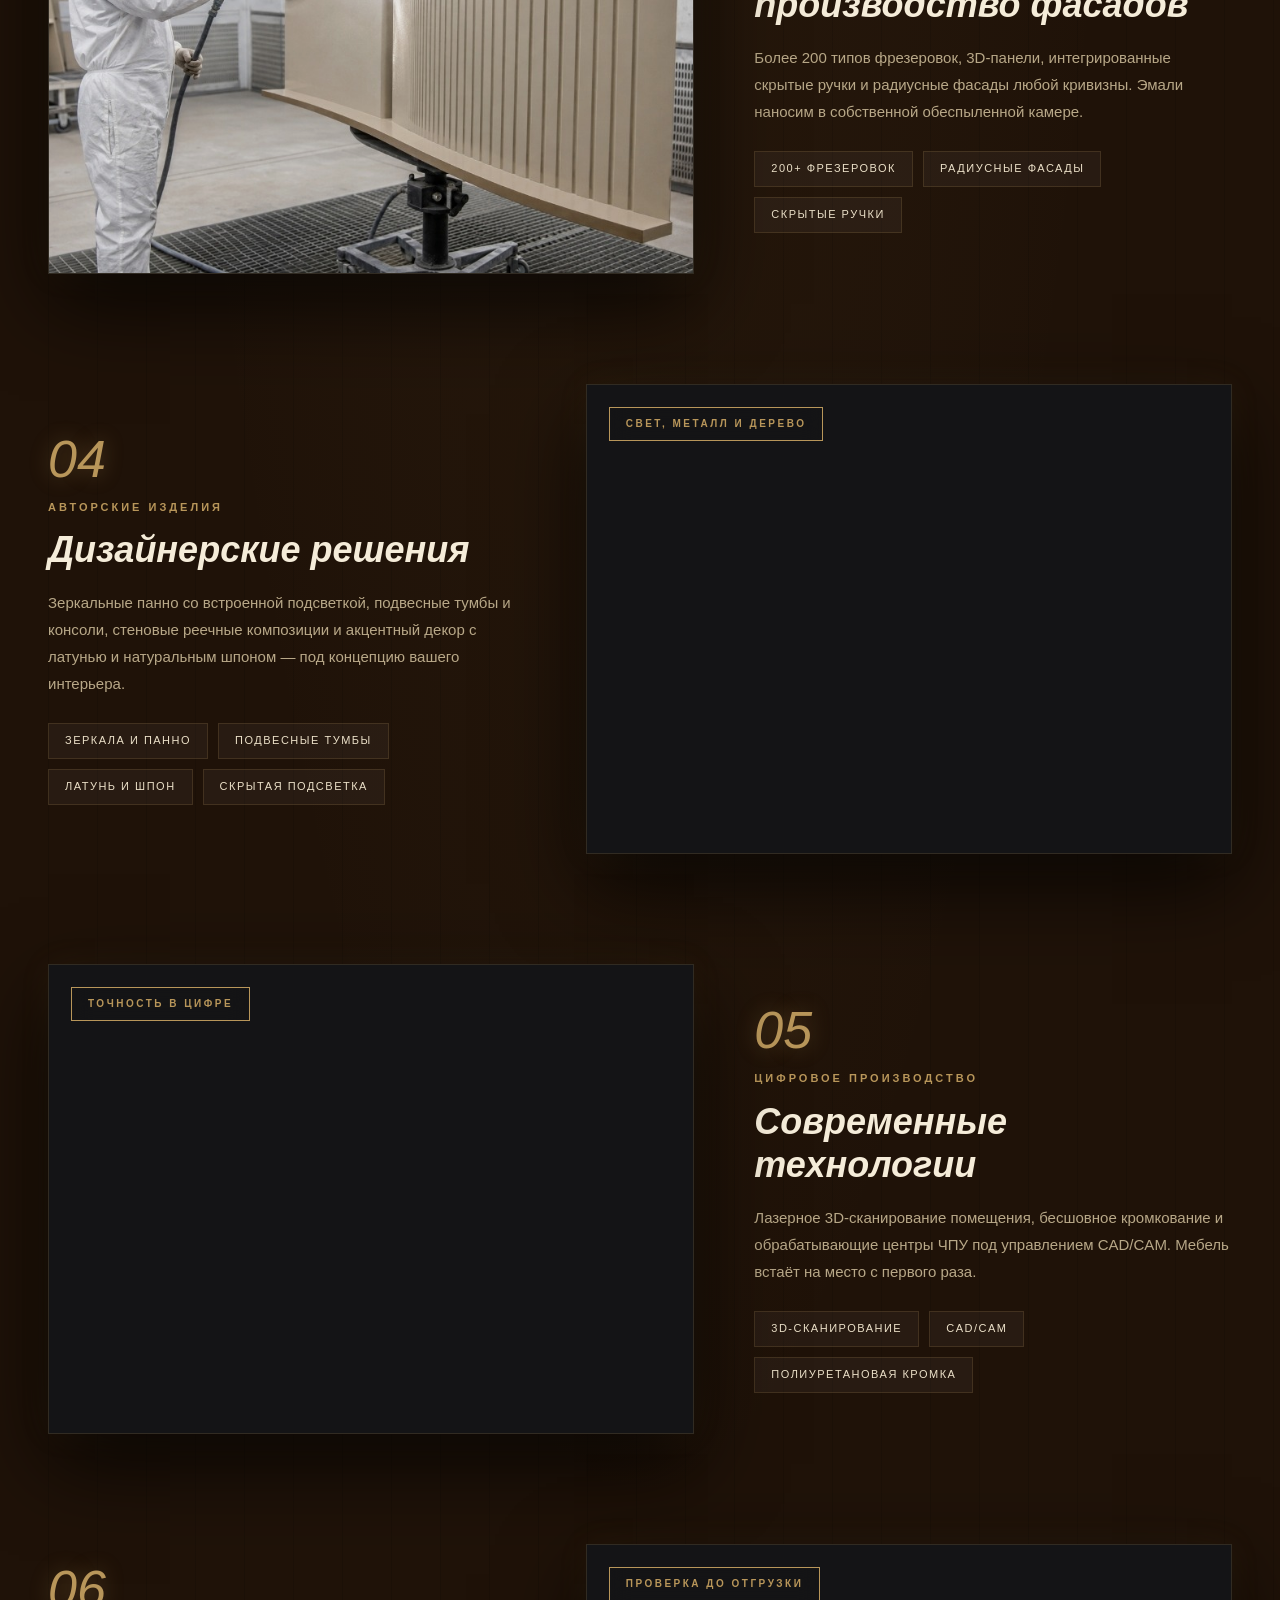
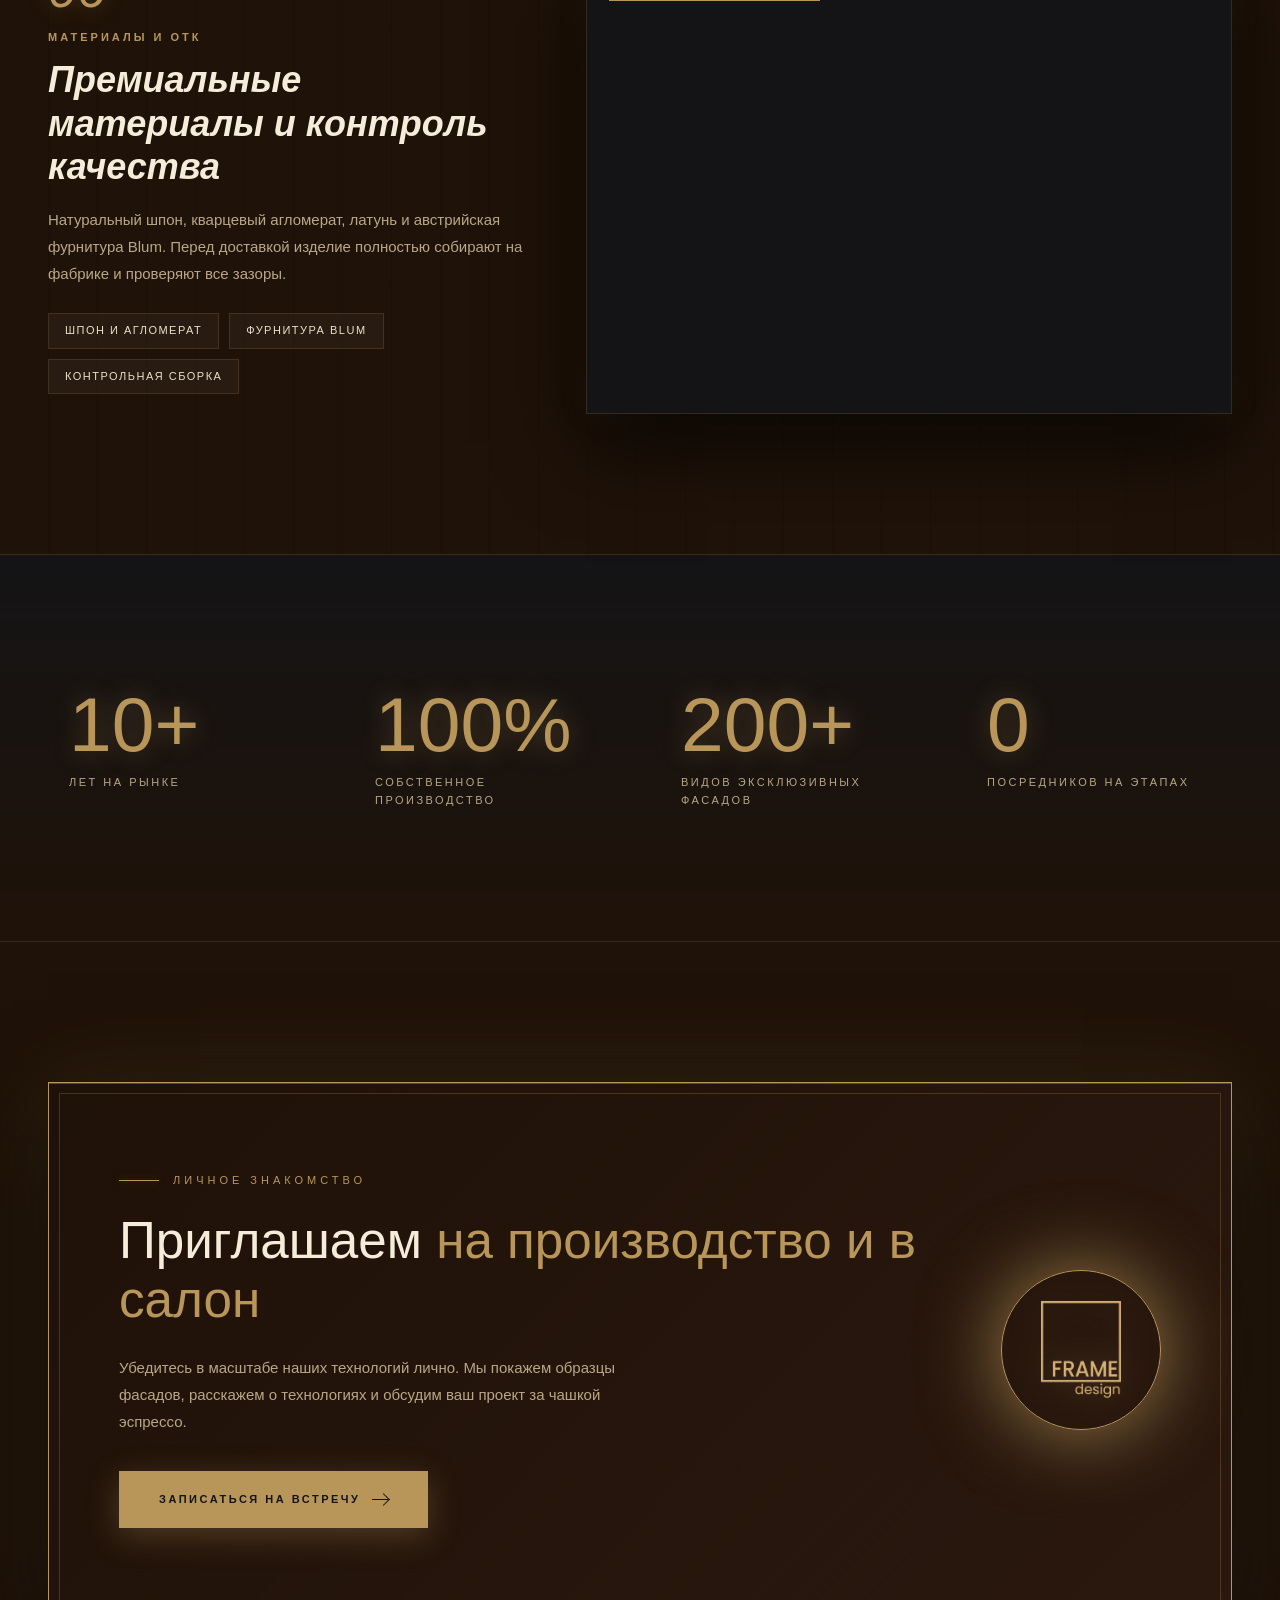
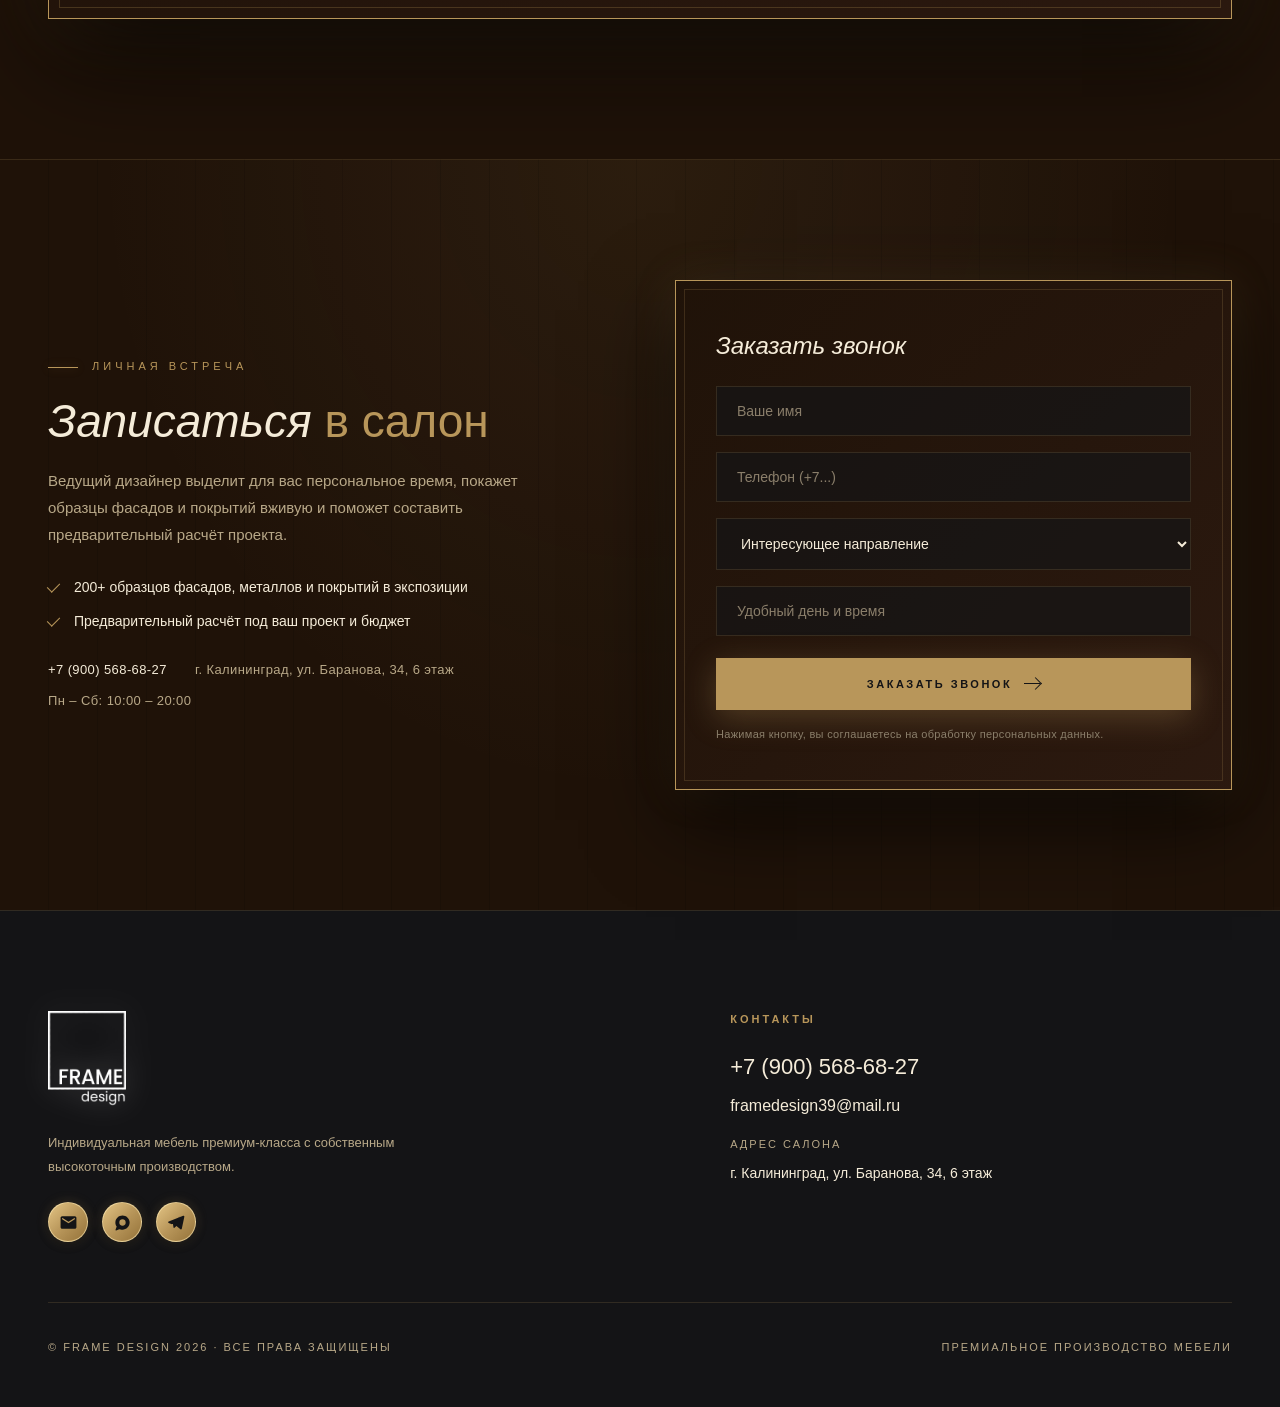
<file: about.html>
<!DOCTYPE html>
<html lang="ru">
<head>
  <meta charset="UTF-8">
  <meta name="viewport" content="width=device-width, initial-scale=1.0">
  <meta name="format-detection" content="telephone=no">
  <title>О компании — FRAME DESIGN | Производство полного цикла</title>

  <meta name="description" content="Полный цикл производства премиальной мебели без субподряда: собственные цеха, конструкторское бюро, фасады, зеркала, 3D-сканирование и контроль качества.">
  <meta property="og:title" content="О компании — FRAME DESIGN | Производство полного цикла">
  <meta property="og:description" content="Полный цикл производства премиальной мебели без субподряда: собственные цеха, конструкторское бюро, фасады, зеркала, 3D-сканирование и контроль качества.">
  <meta property="og:url" content="https://framedesign39.ru/about.html">
  <meta property="og:type" content="website">
  <link rel="canonical" href="https://framedesign39.ru/about.html">
  
  <!-- Open Graph / Social Meta Tags -->
  <meta property="og:image" content="https://framedesign39.ru/images/showroom-kitchen-island-dark.jpg">
  <meta property="og:site_name" content="FRAME DESIGN">
  <meta name="twitter:card" content="summary_large_image">

  <!-- Favicons -->
  <link rel="icon" type="image/svg+xml" href="favicon.svg">
  <link rel="alternate icon" type="image/png" href="favicon.png">
  <link rel="apple-touch-icon" href="apple-touch-icon.png">
  <link rel="shortcut icon" href="favicon.ico">
  <link rel="manifest" href="site.webmanifest">
  <meta name="theme-color" content="#141416">
  <!-- Schema.org Structured Data -->
  <script type="application/ld+json">
  {
    "@context": "https://schema.org",
    "@type": "BreadcrumbList",
    "itemListElement": [
      { "@type": "ListItem", "position": 1, "name": "Главная", "item": "https://framedesign39.ru/" },
      { "@type": "ListItem", "position": 2, "name": "О компании", "item": "https://framedesign39.ru/about.html" }
    ]
  }
  </script>


  <!-- Google Fonts -->
  <link rel="stylesheet" href="https://static.tildacdn.com/css/fonts-tildasans.css" type="text/css" media="all">
  <link rel="preconnect" href="https://fonts.googleapis.com">
  <link rel="preconnect" href="https://fonts.gstatic.com" crossorigin>
  <link href="https://fonts.googleapis.com/css2?family=Cormorant+Garamond:ital,wght@0,300;0,400;0,500;0,600;0,700;1,400;1,500;1,600&family=Inter:wght@300;400;500;600;700&display=swap" rel="stylesheet">

  <style>
    :root {
      --t-headline-font: 'TildaSans', Arial, sans-serif;
      --t-text-font: 'TildaSans', Arial, sans-serif;
      --chocolate-deep: #1f1208;
      --chocolate: #2d1a10;
      --chocolate-soft: #3d2618;
      --graphite: #141416;
      --graphite-soft: #1f1f22;
      --cream: #f5ecd9;
      --cream-soft: #ebe0c8;
      --cream-muted: #b8a888;
      --brass: #b8965a;
      --brass-light: #d4b078;
      --brass-soft: rgba(184, 150, 90, 0.5);
      --brass-glow: rgba(184, 150, 90, 0.35);
      --text-light: #f5ecd9;
      --text-muted: #8a7e6a;
      --text-dim: #5a5246;
      --border: rgba(184, 150, 90, 0.18);
    }

    * { margin: 0; padding: 0; box-sizing: border-box; }
    html { scroll-behavior: smooth; }
    body {
      background: var(--graphite);
      color: var(--text-light);
      font-family: var(--t-text-font);
      line-height: 1.6;
      overflow-x: hidden;
      -webkit-font-smoothing: antialiased;
    }

    .fd-page { position: relative; width: 100%; min-height: 100vh; }

    /* HEADER */
    .fd-header {
      position: fixed;
      top: 0; left: 0; right: 0;
      z-index: 1000;
      background: rgba(20, 20, 22, 0.7);
      backdrop-filter: blur(24px) saturate(180%);
      -webkit-backdrop-filter: blur(24px) saturate(180%);
      border-bottom: 1px solid var(--border);
      padding: 20px 0;
      transition: padding 0.4s cubic-bezier(0.4, 0, 0.2, 1), background 0.4s;
    }
    .fd-header__inner {
      max-width: 1440px;
      margin: 0 auto;
      padding: 0 48px;
      display: flex;
      align-items: center;
      gap: 30px;
    }
    .fd-logo {
      font-family: var(--t-headline-font);
      font-size: 26px;
      letter-spacing: 6px;
      color: var(--brass);
      font-weight: 500;
      flex-shrink: 0;
      text-decoration: none;
      text-shadow: 0 0 24px var(--brass-glow);
      transition: text-shadow 0.5s;
      position: relative;
    }
    .fd-logo::before {
      content: '';
      position: absolute;
      left: -16px;
      top: 50%;
      transform: translateY(-50%);
      width: 4px;
      height: 4px;
      background: var(--brass);
      border-radius: 50%;
      box-shadow: 0 0 10px var(--brass-glow);
    }
    .fd-logo:hover {
      text-shadow: 0 0 10px var(--brass-light), 0 0 24px var(--brass-glow), 0 0 48px var(--brass-glow);
    }
    .fd-logo span {
      display: block;
      font-size: 9px;
      letter-spacing: 8px;
      color: var(--text-muted);
      margin-top: 4px;
      text-shadow: none;
      font-weight: 400;
    }
    .fd-header__right {
      display: flex;
      align-items: center;
      gap: 32px;
      margin-left: auto;
    }
    .fd-nav-right {
      display: flex;
      gap: 32px;
      align-items: center;
    }
    .fd-nav__link {
      font-family: var(--t-text-font);
      font-size: 11px;
      letter-spacing: 2px;
      font-weight: 500;
      color: var(--text-light);
      text-transform: uppercase;
      text-decoration: none;
      position: relative;
      cursor: pointer;
      padding: 6px 0;
      transition: color 0.3s;
    }
    .fd-nav__link::after {
      content: '';
      position: absolute;
      bottom: 0;
      left: 50%;
      width: 0;
      height: 1px;
      background: var(--brass);
      box-shadow: 0 0 10px var(--brass-glow);
      transition: width 0.4s cubic-bezier(0.4, 0, 0.2, 1), left 0.4s;
    }
    .fd-nav__link:hover, .fd-nav__link.active { color: var(--brass); }
    .fd-nav__link:hover::after, .fd-nav__link.active::after { width: 100%; left: 0; }

    .fd-nav__link--has-dropdown { position: relative; }
    .fd-nav__link--has-dropdown::before {
      content: '';
      display: inline-block;
      width: 4px;
      height: 4px;
      border-right: 1px solid currentColor;
      border-bottom: 1px solid currentColor;
      transform: rotate(45deg);
      margin-left: 10px;
      vertical-align: middle;
      margin-bottom: 3px;
      transition: transform 0.3s;
    }
    .fd-nav__link--has-dropdown:hover::before {
      transform: rotate(-135deg);
      margin-bottom: -1px;
    }
    .fd-dropdown {
      position: absolute;
      top: calc(100% + 20px);
      right: 0;
      background: rgba(20, 20, 22, 0.98);
      backdrop-filter: blur(20px);
      border: 1px solid var(--border);
      padding: 24px 32px;
      min-width: 240px;
      opacity: 0;
      visibility: hidden;
      transform: translateY(10px);
      transition: all 0.3s cubic-bezier(0.4, 0, 0.2, 1);
      box-shadow: 0 30px 60px rgba(0,0,0,0.7), 0 0 40px rgba(184, 150, 90, 0.08);
    }
    .fd-nav__link--has-dropdown:hover .fd-dropdown {
      opacity: 1;
      visibility: visible;
      transform: translateY(0);
    }
    .fd-dropdown__item {
      display: block;
      padding: 12px 0;
      font-size: 12px;
      letter-spacing: 2px;
      color: var(--text-light);
      text-transform: uppercase;
      text-decoration: none;
      border-bottom: 1px solid rgba(184, 150, 90, 0.08);
      transition: all 0.3s;
      font-weight: 500;
    }
    .fd-dropdown__item:hover {
      color: var(--brass);
      padding-left: 12px;
      text-shadow: 0 0 12px var(--brass-glow);
    }

    .fd-cta {
      font-family: var(--t-text-font);
      font-size: 11px;
      letter-spacing: 2px;
      font-weight: 600;
      padding: 14px 26px;
      border: 1px solid var(--brass);
      color: var(--brass);
      background: transparent;
      text-transform: uppercase;
      text-decoration: none;
      cursor: pointer;
      transition: all 0.4s cubic-bezier(0.4, 0, 0.2, 1);
      white-space: nowrap;
      position: relative;
      overflow: hidden;
    }
    .fd-cta::before {
      content: '';
      position: absolute;
      inset: 0;
      background: var(--brass);
      transform: translateY(100%);
      transition: transform 0.4s cubic-bezier(0.4, 0, 0.2, 1);
      z-index: -1;
    }
    .fd-cta:hover {
      color: var(--graphite);
      box-shadow: 0 8px 24px rgba(184, 150, 90, 0.25), 0 0 30px var(--brass-glow);
    }
    .fd-cta:hover::before { transform: translateY(0); }

    /* BURGER & MOBILE DRAWER */
    .fd-burger-btn {
      display: none;
      flex-direction: column;
      justify-content: space-between;
      width: 32px;
      height: 20px;
      background: transparent;
      border: none;
      cursor: pointer;
      padding: 0;
      z-index: 1000;
      position: relative;
    }
    .fd-burger-btn span {
      width: 100%;
      height: 2px;
      background: var(--brass);
      transition: all 0.3s;
    }
    .fd-burger-btn.is-active span:nth-child(1) { transform: translateY(9px) rotate(45deg); }
    .fd-burger-btn.is-active span:nth-child(2) { opacity: 0; }
    .fd-burger-btn.is-active span:nth-child(3) { transform: translateY(-9px) rotate(-45deg); }

    .fd-mobile-drawer {
      position: fixed;
      inset: 0;
      background: #141416;
      z-index: 999;
      display: flex;
      flex-direction: column;
      justify-content: center;
      align-items: center;
      gap: 28px;
      opacity: 0;
      visibility: hidden;
      transition: all 0.4s;
    }
    .fd-mobile-drawer.is-open { opacity: 1; visibility: visible; }
    .fd-mobile-link {
      font-family: var(--t-headline-font);
      font-size: 28px;
      font-style: normal;
      color: var(--cream);
      text-decoration: none;
      letter-spacing: 2px;
      transition: color 0.3s;
    }
    .fd-mobile-link:hover, .fd-mobile-link.active { color: var(--brass); }

    /* HERO */
    .fd-hero {
      position: relative;
      min-height: 85vh;
      display: flex;
      flex-direction: column;
      justify-content: flex-end;
      padding: 180px 48px 100px;
      overflow: hidden;
      background: var(--graphite);
    }
    .fd-hero__bg {
      position: absolute;
      top: 0; right: 0; bottom: 0; left: 0;
      background-image: url('images/decor-brass-hammered-dish.jpg');
      background-size: cover;
      background-position: center;
      z-index: 0;
      transform: scale(1.05);
      filter: brightness(0.7);
    }
    .fd-hero__bg::after {
      content: '';
      position: absolute;
      inset: 0;
      background: linear-gradient(90deg,
        var(--graphite) 0%,
        rgba(20, 20, 22, 0.94) 25%,
        rgba(20, 20, 22, 0.65) 60%,
        rgba(20, 20, 22, 0.85) 100%
      );
    }
    .fd-hero::before {
      content: '';
      position: absolute;
      inset: 0;
      background: linear-gradient(180deg, rgba(20, 20, 22, 0.4) 0%, transparent 40%, rgba(20, 20, 22, 0.95) 100%);
      z-index: 1;
      pointer-events: none;
    }
    .fd-hero::after {
      content: '';
      position: absolute;
      inset: 0;
      background-image: repeating-linear-gradient(0deg, transparent 0, transparent 4px, rgba(255,255,255,0.012) 4px, rgba(255,255,255,0.012) 5px);
      z-index: 2;
      pointer-events: none;
    }
    .fd-hero__inner {
      position: relative;
      z-index: 3;
      max-width: 1440px;
      margin: 0 auto;
      width: 100%;
    }
    .fd-eyebrow {
      font-family: var(--t-text-font);
      font-size: 11px;
      letter-spacing: 4px;
      font-weight: 500;
      color: var(--brass);
      text-transform: uppercase;
      margin-bottom: 24px;
      display: flex;
      align-items: center;
      gap: 14px;
    }
    .fd-eyebrow::before {
      content: '';
      width: 40px;
      height: 1px;
      background: var(--brass);
      box-shadow: 0 0 10px var(--brass-glow);
    }
    .fd-hero__title {
      font-family: var(--t-headline-font);
      font-size: clamp(38px, 5.5vw, 76px);
      line-height: 1.05;
      color: var(--cream);
      font-weight: 400;
      margin-bottom: 32px;
      max-width: 960px;
      letter-spacing: -0.5px;
      font-style: normal;
    }
    .fd-hero__title--accent {
      color: var(--brass);
      font-style: normal;
      font-weight: 500;
      display: inline-block;
    }
    .fd-hero__subtitle {
      font-family: var(--t-text-font);
      font-size: 16px;
      font-weight: 400;
      line-height: 1.8;
      color: var(--cream-muted);
      margin-bottom: 44px;
      max-width: 640px;
      letter-spacing: 0.3px;
    }

    /* MANIFESTO */
    .fd-manifesto {
      position: relative;
      padding: 120px 48px;
      background: linear-gradient(180deg, var(--graphite) 0%, var(--chocolate-deep) 50%, var(--graphite) 100%);
      border-top: 1px solid var(--border);
      border-bottom: 1px solid var(--border);
    }
    .fd-manifesto__inner {
      max-width: 1200px;
      margin: 0 auto;
      text-align: center;
      position: relative;
      z-index: 2;
    }
    .fd-manifesto__quote {
      font-family: var(--t-headline-font);
      font-size: clamp(28px, 4vw, 52px);
      font-style: normal;
      color: var(--cream);
      line-height: 1.25;
      margin-bottom: 32px;
    }
    .fd-manifesto__quote span {
      color: var(--brass);
      font-style: normal;
      font-weight: 500;
      text-shadow: 0 0 20px var(--brass-glow);
    }
    .fd-manifesto__desc {
      font-size: 16px;
      color: var(--cream-muted);
      max-width: 760px;
      margin: 0 auto;
      line-height: 1.8;
      letter-spacing: 0.2px;
    }

    /* COMPETENCIES GRID */
    .fd-competencies {
      position: relative;
      padding: 140px 48px;
      background: var(--chocolate-deep);
      background-image:
        repeating-linear-gradient(90deg, transparent 0, transparent 48px, rgba(0,0,0,0.12) 48px, rgba(0,0,0,0.12) 49px),
        radial-gradient(ellipse at 50% 0%, rgba(184, 150, 90, 0.08) 0%, transparent 60%);
    }
    .fd-competencies__inner {
      max-width: 1440px;
      margin: 0 auto;
      position: relative;
      z-index: 1;
    }
    .fd-section-head {
      display: flex;
      justify-content: space-between;
      align-items: flex-end;
      margin-bottom: 70px;
      gap: 30px;
      flex-wrap: wrap;
    }
    .fd-section-title {
      font-family: var(--t-headline-font);
      font-size: clamp(32px, 4vw, 54px);
      color: var(--cream);
      font-weight: 400;
      font-style: normal;
      line-height: 1.1;
    }
    .fd-section-title span {
      color: var(--brass);
      font-style: normal;
      font-weight: 500;
    }
    .fd-comp-grid {
      display: grid;
      grid-template-columns: repeat(3, 1fr);
      gap: 32px;
    }
    .fd-comp-card {
      background: var(--graphite);
      border: 1px solid var(--border);
      padding: 44px 36px;
      position: relative;
      cursor: pointer;
      overflow: hidden;
      transition: transform 0.5s cubic-bezier(0.4, 0, 0.2, 1), box-shadow 0.5s;
    }
    .fd-comp-card::before {
      content: '';
      position: absolute;
      inset: 0;
      border: 1px solid var(--brass);
      opacity: 0;
      transition: opacity 0.5s;
      pointer-events: none;
    }
    .fd-comp-card:hover {
      transform: translateY(-8px);
      box-shadow: 0 30px 80px rgba(0,0,0,0.7), 0 0 35px rgba(184, 150, 90, 0.15);
    }
    .fd-comp-card:hover::before { opacity: 1; }
    .fd-comp-card__num {
      font-family: var(--t-headline-font);
      font-size: 42px;
      color: var(--brass);
      font-style: normal;
      line-height: 1;
      margin-bottom: 20px;
      text-shadow: 0 0 16px var(--brass-glow);
    }
    .fd-comp-card__title {
      font-family: var(--t-headline-font);
      font-size: 24px;
      color: var(--cream);
      font-style: normal;
      margin-bottom: 14px;
    }
    .fd-comp-card__text {
      font-size: 13px;
      color: var(--cream-muted);
      line-height: 1.7;
      letter-spacing: 0.2px;
    }

    /* PRODUCTION PROCESS */
    .fd-process {
      position: relative;
      padding: 140px 48px;
      background: var(--graphite);
    }
    .fd-process__inner {
      max-width: 1440px;
      margin: 0 auto;
    }
    .fd-process__grid {
      display: grid;
      grid-template-columns: repeat(4, 1fr);
      gap: 28px;
      margin-top: 60px;
    }
    .fd-process__item {
      position: relative;
      background: var(--graphite-soft);
      border: 1px solid var(--border);
      overflow: hidden;
    }
    .fd-process__img {
      position: relative;
      aspect-ratio: 4/5;
      overflow: hidden;
    }
    .fd-process__img img {
      width: 100%;
      height: 100%;
      object-fit: cover;
      transition: transform 1.2s cubic-bezier(0.2, 0.8, 0.2, 1);
      filter: brightness(0.9);
    }
    .fd-process__item:hover .fd-process__img img {
      transform: scale(1.1);
      filter: brightness(1);
    }
    .fd-process__info {
      padding: 28px 24px;
      background: var(--graphite);
    }
    .fd-process__step {
      font-size: 10px;
      letter-spacing: 3px;
      color: var(--brass);
      text-transform: uppercase;
      font-weight: 600;
      margin-bottom: 10px;
    }
    .fd-process__title {
      font-family: var(--t-headline-font);
      font-size: 20px;
      color: var(--cream);
      font-style: normal;
      margin-bottom: 10px;
    }
    .fd-process__text {
      font-size: 12px;
      color: var(--cream-muted);
      line-height: 1.6;
    }

    /* STATS */
    .fd-stats {
      background: linear-gradient(180deg, var(--graphite) 0%, var(--chocolate-deep) 100%);
      padding: 100px 48px;
      border-top: 1px solid var(--border);
      border-bottom: 1px solid var(--border);
      position: relative;
    }
    .fd-stats__inner {
      max-width: 1440px;
      margin: 0 auto;
      display: grid;
      grid-template-columns: repeat(4, 1fr);
      gap: 40px;
    }
    .fd-stat {
      position: relative;
      padding: 30px 20px;
      cursor: pointer;
      transition: transform 0.5s cubic-bezier(0.4, 0, 0.2, 1);
      overflow: hidden;
      border: 1px solid transparent;
    }
    .fd-stat::before {
      content: '';
      position: absolute;
      top: 50%; left: 50%;
      width: 0; height: 0;
      background: radial-gradient(circle, rgba(184, 150, 90, 0.4) 0%, rgba(184, 150, 90, 0.1) 40%, transparent 70%);
      border-radius: 50%;
      transform: translate(-50%, -50%);
      opacity: 0;
      transition: opacity 0.6s ease-out, width 0.8s cubic-bezier(0.4, 0, 0.2, 1), height 0.8s cubic-bezier(0.4, 0, 0.2, 1);
      pointer-events: none;
      z-index: 0;
    }
    .fd-stat::after {
      content: '';
      position: absolute;
      inset: 0;
      border: 1px solid var(--brass);
      opacity: 0;
      transition: opacity 0.4s;
      pointer-events: none;
    }
    .fd-stat:hover { transform: translateY(-4px); }
    .fd-stat:hover::before { opacity: 1; width: 280px; height: 280px; }
    .fd-stat:hover::after { opacity: 0.5; box-shadow: 0 0 30px var(--brass-glow), inset 0 0 20px rgba(184, 150, 90, 0.1); }
    .fd-stat__num {
      font-family: var(--t-headline-font);
      font-size: clamp(48px, 6vw, 80px);
      color: var(--brass);
      font-weight: 400;
      line-height: 1;
      margin-bottom: 12px;
      text-shadow: 0 0 24px var(--brass-glow);
      font-style: normal;
      position: relative;
      z-index: 1;
      transition: text-shadow 0.6s ease-out, transform 0.5s;
    }
    .fd-stat:hover .fd-stat__num {
      text-shadow: 0 0 10px var(--brass-light), 0 0 30px var(--brass), 0 0 60px rgba(184, 150, 90, 0.6);
      transform: scale(1.05);
    }
    .fd-stat__label {
      font-family: var(--t-text-font);
      font-size: 11px;
      letter-spacing: 2.5px;
      font-weight: 500;
      color: var(--cream-muted);
      text-transform: uppercase;
      position: relative;
      z-index: 1;
    }
    .fd-stat:hover .fd-stat__label { color: var(--brass-light); }

    /* INVITE */
    .fd-invite {
      position: relative;
      padding: 140px 48px;
      overflow: hidden;
      background: var(--chocolate-deep);
    }
    .fd-invite__card {
      position: relative;
      z-index: 2;
      max-width: 1280px;
      margin: 0 auto;
      padding: 90px 70px;
      background: linear-gradient(135deg, rgba(31, 18, 8, 0.85) 0%, rgba(45, 26, 16, 0.85) 100%);
      border: 1px solid var(--brass);
      box-shadow: 0 40px 100px rgba(0,0,0,0.7), 0 0 80px rgba(184, 150, 90, 0.18), inset 0 1px 0 rgba(184, 150, 90, 0.4);
      display: grid;
      grid-template-columns: 1fr auto;
      gap: 60px;
      align-items: center;
      backdrop-filter: blur(12px);
    }
    .fd-invite__card::before {
      content: '';
      position: absolute;
      inset: 10px;
      border: 1px solid rgba(184, 150, 90, 0.25);
      pointer-events: none;
    }
    .fd-invite__seal {
      position: relative;
      width: 160px; height: 160px;
      display: flex;
      align-items: center;
      justify-content: center;
      flex-shrink: 0;
    }
    .fd-invite__seal-ring {
      position: absolute;
      inset: 0;
      border: 1px solid var(--brass);
      border-radius: 50%;
      box-shadow: 0 0 40px var(--brass-glow), inset 0 0 24px rgba(184, 150, 90, 0.1);
    }
    .fd-invite__seal-letter {
      font-family: var(--t-headline-font);
      font-size: 64px;
      color: var(--brass);
      text-shadow: 0 0 24px var(--brass-glow);
      font-style: normal;
      font-weight: 500;
    }

    /* BUTTONS */
    .fd-btn {
      font-family: var(--t-text-font);
      font-size: 11px;
      letter-spacing: 2.5px;
      font-weight: 600;
      padding: 20px 40px;
      border: none;
      text-transform: uppercase;
      cursor: pointer;
      transition: all 0.4s cubic-bezier(0.4, 0, 0.2, 1);
      display: inline-flex;
      align-items: center;
      gap: 12px;
      text-decoration: none;
      position: relative;
      overflow: hidden;
    }
    .fd-btn--primary {
      background: var(--brass);
      color: var(--graphite);
      box-shadow: 0 8px 32px rgba(184, 150, 90, 0.3);
    }
    
    .fd-btn--outline {
      background: rgba(255, 255, 255, 0.04) !important;
      color: var(--cream) !important;
      border: 1px solid rgba(184, 150, 90, 0.5) !important;
      text-decoration: none !important;
      backdrop-filter: blur(10px);
      -webkit-backdrop-filter: blur(10px);
      box-shadow: 0 4px 16px rgba(0, 0, 0, 0.4);
    }
    .fd-btn--outline:hover {
      background: rgba(184, 150, 90, 0.15) !important;
      border-color: var(--brass) !important;
      color: var(--brass-light) !important;
      box-shadow: 0 0 25px rgba(184, 150, 90, 0.35) !important;
      transform: translateY(-2px);
    }

    .fd-btn--primary:hover {
      background: var(--brass-light);
      transform: translateY(-2px);
      box-shadow: 0 16px 40px rgba(184, 150, 90, 0.45), 0 0 50px var(--brass-glow);
    }
    .fd-btn__arrow {
      display: inline-block;
      width: 16px;
      height: 1.5px;
      background: currentColor;
      position: relative;
      transition: width 0.3s;
    }
    .fd-btn:hover .fd-btn__arrow { width: 22px; }
    .fd-btn__arrow::after {
      content: '';
      position: absolute;
      right: 0;
      top: -4px;
      width: 8px;
      height: 8px;
      border-top: 1.5px solid currentColor;
      border-right: 1.5px solid currentColor;
      transform: rotate(45deg);
    }

    /* FOOTER */
    .fd-footer {
      background: var(--graphite);
      padding: 100px 48px 50px;
      border-top: 1px solid var(--border);
      position: relative;
    }
    .fd-footer__inner {
      max-width: 1440px;
      margin: 0 auto;
      display: grid;
      grid-template-columns: 1.2fr 1fr;
      gap: 80px;
      margin-bottom: 60px;
    }
    .fd-footer__logo {
      font-family: var(--t-headline-font);
      font-size: 28px;
      letter-spacing: 6px;
      color: var(--brass);
      font-weight: 500;
      margin-bottom: 24px;
      text-shadow: 0 0 24px var(--brass-glow);
      font-style: normal;
    }
    .fd-footer__logo span {
      display: block;
      font-size: 9px;
      letter-spacing: 8px;
      color: var(--text-muted);
      margin-top: 6px;
      font-style: normal;
      font-weight: 400;
    }
    .fd-footer__about {
      font-size: 13px;
      line-height: 1.8;
      color: var(--cream-muted);
      margin-bottom: 24px;
      max-width: 420px;
    }
    .fd-footer__socials { display: flex; gap: 14px; }
    .fd-social {
      width: 36px; height: 36px;
      border: 1px solid var(--border);
      display: flex; align-items: center; justify-content: center;
      border-radius: 50%;
      color: var(--cream-muted);
      font-size: 11px;
      font-weight: 600;
      text-decoration: none;
      transition: all 0.4s;
    }
    .fd-social:hover {
      border-color: var(--brass);
      background: var(--brass);
      color: var(--graphite);
      box-shadow: 0 0 24px var(--brass-glow);
      transform: translateY(-2px);
    }
    .fd-footer__col-title {
      font-size: 11px;
      letter-spacing: 3px;
      font-weight: 600;
      color: var(--brass);
      text-transform: uppercase;
      margin-bottom: 24px;
    }
    .fd-footer__contact {
      font-family: var(--t-headline-font);
      font-size: 22px;
      font-style: normal;
      color: var(--cream);
      margin-bottom: 16px;
      font-weight: 500;
    }
    .fd-footer__bottom {
      max-width: 1440px;
      margin: 0 auto;
      padding-top: 36px;
      border-top: 1px solid var(--border);
      display: flex;
      justify-content: space-between;
      align-items: center;
      color: var(--cream-muted);
      font-size: 11px;
      letter-spacing: 2px;
      text-transform: uppercase;
    }

    
/* HERO IMMEDIATE ENTRANCE */
.fd-hero .fd-fade {
  opacity: 1;
  transform: translateY(0);
  animation: heroFadeIn 0.8s cubic-bezier(0.4, 0, 0.2, 1) both;
}
.fd-hero__inner .fd-fade:nth-child(1) { animation-delay: 0.05s; }
.fd-hero__inner .fd-fade:nth-child(2) { animation-delay: 0.2s; }
.fd-hero__inner .fd-fade:nth-child(3) { animation-delay: 0.35s; }
.fd-hero__inner .fd-fade:nth-child(4) { animation-delay: 0.5s; }
.fd-hero__features .fd-fade:nth-child(1) { animation-delay: 0.4s; }
.fd-hero__features .fd-fade:nth-child(2) { animation-delay: 0.55s; }
.fd-hero__features .fd-fade:nth-child(3) { animation-delay: 0.7s; }

@keyframes heroFadeIn {
  from {
    opacity: 0;
    transform: translateY(20px);
  }
  to {
    opacity: 1;
    transform: translateY(0);
  }
}

/* ANIMATIONS */
    .fd-fade {
      opacity: 0;
      transform: translateY(30px);
      transition: opacity 1s cubic-bezier(0.4, 0, 0.2, 1), transform 1s cubic-bezier(0.4, 0, 0.2, 1);
    }
    .fd-fade.is-visible { opacity: 1; transform: translateY(0); }

    /* RESPONSIVE */
    @media (max-width: 1200px) {
      .fd-comp-grid { grid-template-columns: repeat(2, 1fr); }
      .fd-process__grid { grid-template-columns: repeat(2, 1fr); }
      .fd-nav-right { gap: 20px; }
    }
    @media (max-width: 960px) {
      .fd-header__inner { padding: 0 24px; }
      .fd-hero, .fd-manifesto, .fd-competencies, .fd-process, .fd-invite, .fd-footer { padding: 90px 24px; }
      .fd-stats__inner { grid-template-columns: repeat(2, 1fr); }
      .fd-invite__card { grid-template-columns: 1fr; padding: 60px 30px; text-align: center; }
      .fd-invite__seal { margin: 0 auto; }
      .fd-footer__inner { grid-template-columns: 1fr; gap: 50px; }
      .fd-nav-right { display: none; }
      .fd-burger-btn { display: flex; }
    }
    @media (max-width: 640px) {
      .fd-comp-grid, .fd-process__grid, .fd-stats__inner { grid-template-columns: 1fr; }
      .fd-btn { width: 100%; justify-content: center; }
      .fd-footer__bottom { flex-direction: column; gap: 12px; text-align: center; }
    }
  
/* TEL / EMAIL LINK OVERRIDES FOR MOBILE SAFARI */
a[href^="tel"],
a[href^="mailto"],
.fd-footer__contact,
.fd-phone-link {
  color: var(--cream) !important;
  -webkit-text-fill-color: var(--cream) !important;
  text-decoration: none !important;
  font-family: inherit;
  transition: color 0.3s, text-shadow 0.3s;
}
a[href^="tel"]:hover,
a[href^="mailto"]:hover,
.fd-footer__contact:hover,
.fd-phone-link:hover {
  color: var(--brass) !important;
  -webkit-text-fill-color: var(--brass) !important;
  text-shadow: 0 0 14px var(--brass-glow);
}


/* ========================================================
   UNIFIED MOBILE RESPONSIVE MASTER RULES (PIXEL PERFECT)
   ======================================================== */
@media (max-width: 960px) {
  .fd-header {
    padding: 14px 0 !important;
  }
  .fd-header__inner {
    padding: 0 20px !important;
    display: flex !important;
    justify-content: space-between !important;
    align-items: center !important;
  }
  .fd-header__right {
    margin-left: auto !important;
    display: flex !important;
    align-items: center !important;
    gap: 16px !important;
  }
  .fd-nav-right {
    display: none !important;
  }
  .fd-cta {
    display: none !important;
  }
  .fd-burger-btn {
    display: flex !important;
  }

  /* HERO PADDING & CLEARANCE - NEVER OVERLAPS WITH HEADER */
  .fd-hero {
    padding: 130px 20px 60px !important;
    min-height: auto !important;
  }
  .fd-hero__eyebrow {
    font-size: 10px !important;
    letter-spacing: 2.5px !important;
    margin-bottom: 18px !important;
    display: flex !important;
    align-items: center !important;
    gap: 10px !important;
  }
  .fd-hero__eyebrow::before {
    width: 24px !important;
  }
  .fd-hero__title {
    font-size: clamp(26px, 7vw, 36px) !important;
    line-height: 1.15 !important;
    margin-bottom: 20px !important;
    font-style: normal !important;
  }
  .fd-hero__subtitle {
    font-size: 13px !important;
    line-height: 1.7 !important;
    margin-bottom: 28px !important;
    max-width: 100% !important;
  }
  .fd-hero__buttons {
    display: flex !important;
    flex-direction: column !important;
    width: 100% !important;
    gap: 12px !important;
  }
  .fd-hero__buttons .fd-btn {
    width: 100% !important;
    justify-content: center !important;
    padding: 16px 20px !important;
    font-size: 11px !important;
  }
  .fd-hero__features {
    display: grid !important;
    grid-template-columns: 1fr !important;
    gap: 24px !important;
    margin-top: 40px !important;
    padding-top: 30px !important;
  }

  /* SECTIONS */
  .fd-about, .fd-categories, .fd-invite, .fd-salon-exp, .fd-central-wall, .fd-specs, .fd-steps, .fd-contacts-section, .fd-portfolio-section, .fd-tech-pillars {
    padding: 60px 20px !important;
  }
  .fd-about__inner {
    display: grid !important;
    grid-template-columns: 1fr !important;
    gap: 40px !important;
  }
  .fd-about__images {
    display: grid !important;
    grid-template-columns: 1fr !important;
    gap: 16px !important;
  }
  .fd-stats {
    padding: 50px 20px !important;
  }
  .fd-stats__inner {
    display: grid !important;
    grid-template-columns: repeat(2, 1fr) !important;
    gap: 16px !important;
  }
  .fd-stat {
    padding: 16px 10px !important;
    text-align: center !important;
  }
  .fd-stat__num {
    font-size: 40px !important;
  }
  .fd-categories__grid {
    display: grid !important;
    grid-template-columns: 1fr !important;
    gap: 20px !important;
  }
  .fd-invite__card {
    display: grid !important;
    grid-template-columns: 1fr !important;
    padding: 40px 20px !important;
    text-align: center !important;
    gap: 30px !important;
  }
  .fd-invite__eyebrow {
    justify-content: center !important;
  }
  .fd-invite__seal {
    margin: 0 auto !important;
    width: 130px !important;
    height: 130px !important;
  }
  .fd-footer {
    padding: 60px 20px 30px !important;
  }
  .fd-footer__inner {
    display: grid !important;
    grid-template-columns: 1fr !important;
    gap: 40px !important;
  }
  
  /* CONTACTS / MAP / FORM */
  .fd-contacts-grid {
    display: grid !important;
    grid-template-columns: 1fr !important;
    gap: 30px !important;
  }
  .fd-contact-card {
    padding: 30px 20px !important;
  }
  .fd-book-form {
    padding: 30px 20px !important;
  }
  .fd-route-buttons {
    display: flex !important;
    flex-direction: column !important;
    width: 100% !important;
    gap: 10px !important;
  }
  .fd-route-btn {
    width: 100% !important;
    justify-content: center !important;
  }
  .fd-map-wrap iframe {
    height: 320px !important;
  }

  /* PORTFOLIO GRID & FILTERS */
  .fd-portfolio-filters {
    display: flex !important;
    overflow-x: auto !important;
    flex-wrap: nowrap !important;
    justify-content: flex-start !important;
    padding-bottom: 12px !important;
    -webkit-overflow-scrolling: touch !important;
    gap: 10px !important;
  }
  .fd-portfolio-filters::-webkit-scrollbar { display: none; }
  .fd-filter-btn {
    flex-shrink: 0 !important;
    padding: 10px 18px !important;
    font-size: 11px !important;
  }
  .fd-portfolio-grid {
    display: grid !important;
    grid-template-columns: 1fr !important;
    gap: 24px !important;
  }

  /* TECHNOLOGIES HUD SCANNER */
  .fd-scanner-box {
    height: 280px !important;
  }
  .fd-tech-pillars-grid {
    display: grid !important;
    grid-template-columns: 1fr !important;
    gap: 20px !important;
  }
}

@media (max-width: 480px) {
  .fd-logo {
    font-size: 20px !important;
    letter-spacing: 4px !important;
  }
  .fd-logo::before {
    left: -12px !important;
    width: 3px !important;
    height: 3px !important;
  }
  .fd-logo span {
    font-size: 7px !important;
    letter-spacing: 5px !important;
  }
  .fd-stats__inner {
    grid-template-columns: 1fr !important;
  }
}


/* 100% FULL-SCREEN VIEWPORT HERO (PC, TABLET, MOBILE) */
.fd-hero {
  position: relative;
  height: 100dvh;
  min-height: 100svh;
  display: flex;
  flex-direction: column;
  justify-content: flex-end;
  padding: 120px 48px 60px;
  overflow: hidden;
  background: var(--graphite);
}

@media (max-width: 960px) {
  .fd-hero {
    height: 100dvh !important;
    min-height: 100svh !important;
    max-height: 100dvh !important;
    padding: 85px 20px 35px !important;
    display: flex !important;
    flex-direction: column !important;
    justify-content: flex-end !important;
    box-sizing: border-box !important;
  }
  .fd-hero__inner {
    margin: 0 !important;
    width: 100% !important;
  }
  .fd-hero__eyebrow {
    font-size: 10px !important;
    letter-spacing: 2px !important;
    margin-bottom: 12px !important;
  }
  .fd-hero__title {
    font-size: clamp(24px, 6.5vw, 32px) !important;
    line-height: 1.15 !important;
    margin-bottom: 14px !important;
  }
  .fd-hero__subtitle {
    font-size: 12px !important;
    line-height: 1.5 !important;
    margin-bottom: 20px !important;
    max-width: 100% !important;
    opacity: 0.85;
  }
  .fd-hero__buttons {
    display: flex !important;
    flex-direction: column !important;
    width: 100% !important;
    gap: 10px !important;
    margin-bottom: 0 !important;
  }
  .fd-hero__buttons .fd-btn {
    width: 100% !important;
    justify-content: center !important;
    padding: 14px 18px !important;
    font-size: 10px !important;
    letter-spacing: 2px !important;
  }
  .fd-hero__features {
    display: none !important;
  }
}

</style>

  <noscript>
    <style>
      /* Без JS блоки .fd-fade никогда не получат is-visible — показываем их сразу. */
      .fd-fade { opacity: 1 !important; transform: none !important; }
    </style>
  </noscript>
  <link rel="stylesheet" href="assets/fd-common.css?v=20260828i">
</head>
<body>
  <a class="fd-skip-link" href="#main-content">Перейти к содержимому</a>

<div class="fd-page">

  <!-- HEADER -->
  <header class="fd-header">
    <div class="fd-header__inner">
      <a href="index.html" class="fd-logo"><img src="images/frame-logo-white.png" alt="FRAME DESIGN" class="fd-logo__img" width="760" height="938" decoding="async"></a>
      <div class="fd-header__contacts">
        <div class="fd-header__social-btns">
          <a href="mailto:framedesign39@mail.ru" class="fd-head-btn fd-head-btn--mail" title="Написать на Email" aria-label="Email">
            <svg viewBox="0 0 24 24" width="19" height="19"><path d="M20 4H4c-1.1 0-2 .9-2 2v12c0 1.1.9 2 2 2h16c1.1 0 2-.9 2-2V6c0-1.1-.9-2-2-2zm0 4l-8 5-8-5V6l8 5 8-5v2z"/></svg>
          </a>
          <a href="https://web.max.ru/461819052" target="_blank" rel="noopener noreferrer" class="fd-head-btn fd-head-btn--max" title="MAX" aria-label="MAX">
            <svg viewBox="0 0 24 24" width="19" height="19"><path fill-rule="evenodd" clip-rule="evenodd" d="M12 3C7.03 3 3 7.03 3 12c0 1.94.61 3.73 1.66 5.2L3.2 21.2a.6.6 0 0 0 .76.76l3.96-1.44A8.96 8.96 0 0 0 12 21c4.97 0 9-4.03 9-9s-4.03-9-9-9zm0 5a4 4 0 1 0 0 8 4 4 0 0 0 0-8z"/></svg>
          </a>
          <a href="https://t.me/+79005686827" target="_blank" rel="noopener noreferrer" class="fd-head-btn fd-head-btn--tg" title="Написать в Telegram" aria-label="Telegram">
            <svg viewBox="0 0 24 24" width="19" height="19"><path d="M2.1 10.8l18.4-7.2c.8-.3 1.7.4 1.4 1.2l-3.2 15.1c-.2.8-1.1 1.1-1.7.6l-5.1-4.2-2.5 2.4c-.4.4-1.1.2-1.2-.4l-.9-5.9 10.6-9.6L6.2 14.1l-4.1-1.4c-.8-.3-.8-1.4 0-1.9z"/></svg>
          </a>
        </div>
      </div>
      <div class="fd-header__right">
        <nav class="fd-nav-right">
          <a href="about.html" class="fd-nav__link active">О нас</a>
          <a href="salon.html" class="fd-nav__link">Наш салон</a>
          <a href="designers.html" class="fd-nav__link">Дизайнерам</a>
          <a href="technologies.html" class="fd-nav__link">Технологии</a>
          <a href="portfolio.html" class="fd-nav__link">Портфолио</a>
          <a href="contacts.html" class="fd-nav__link">Контакты</a>
        </nav>
        <a href="#book" class="fd-cta">Записаться в салон</a>
        <button class="fd-burger-btn" id="burgerBtn" aria-label="Открыть меню">
          <span></span><span></span><span></span>
        </button>
      </div>
    </div>
  </header>

  <!-- MOBILE DRAWER -->
  <div class="fd-mobile-drawer" id="mobileDrawer">
    <a href="index.html" class="fd-mobile-link" onclick="closeDrawer()">Главная</a>
    <a href="about.html" class="fd-mobile-link active" onclick="closeDrawer()">О нас</a>
    <a href="salon.html" class="fd-mobile-link" onclick="closeDrawer()">Наш салон</a>
    <a href="designers.html" class="fd-mobile-link" onclick="closeDrawer()">Дизайнерам</a>
    <a href="technologies.html" class="fd-mobile-link" onclick="closeDrawer()">Технологии</a>
    <a href="portfolio.html" class="fd-mobile-link" onclick="closeDrawer()">Портфолио</a>
    <a href="contacts.html" class="fd-mobile-link" onclick="closeDrawer()">Контакты</a>
    <a href="#book" class="fd-btn fd-btn--primary" style="margin-top: 20px;" onclick="closeDrawer()">
      Записаться в салон <span class="fd-btn__arrow"></span>
    </a>
      <div class="fd-mobile-contacts" style="margin-top: 28px; display: flex; gap: 14px; align-items: center; justify-content: center;">
      <a href="mailto:framedesign39@mail.ru" class="fd-head-btn fd-head-btn--mail" aria-label="Email">
        <svg viewBox="0 0 24 24" width="19" height="19"><path d="M20 4H4c-1.1 0-2 .9-2 2v12c0 1.1.9 2 2 2h16c1.1 0 2-.9 2-2V6c0-1.1-.9-2-2-2zm0 4l-8 5-8-5V6l8 5 8-5v2z"/></svg>
      </a>
      <a href="https://web.max.ru/461819052" target="_blank" rel="noopener noreferrer" class="fd-head-btn fd-head-btn--max" aria-label="MAX">
        <svg viewBox="0 0 24 24" width="19" height="19"><path fill-rule="evenodd" clip-rule="evenodd" d="M12 3C7.03 3 3 7.03 3 12c0 1.94.61 3.73 1.66 5.2L3.2 21.2a.6.6 0 0 0 .76.76l3.96-1.44A8.96 8.96 0 0 0 12 21c4.97 0 9-4.03 9-9s-4.03-9-9-9zm0 5a4 4 0 1 0 0 8 4 4 0 0 0 0-8z"/></svg>
      </a>
      <a href="https://t.me/+79005686827" target="_blank" rel="noopener noreferrer" class="fd-head-btn fd-head-btn--tg" aria-label="Telegram">
        <svg viewBox="0 0 24 24" width="19" height="19"><path d="M2.1 10.8l18.4-7.2c.8-.3 1.7.4 1.4 1.2l-3.2 15.1c-.2.8-1.1 1.1-1.7.6l-5.1-4.2-2.5 2.4c-.4.4-1.1.2-1.2-.4l-.9-5.9 10.6-9.6L6.2 14.1l-4.1-1.4c-.8-.3-.8-1.4 0-1.9z"/></svg>
      </a>
    </div>
  </div>

  <main id="main-content" tabindex="-1">

  <!-- HERO -->
  <section class="fd-hero">
    <div class="fd-hero__bg"></div>
    <div class="fd-hero__inner">
      <div class="fd-eyebrow fd-fade">Масштаб компетенций · Собственное производство</div>
      <h1 class="fd-hero__title fd-fade">
        Контролируем результат сами,<br>
        <span class="fd-hero__title--accent">не передавая ключевые этапы</span> подрядчикам
      </h1>
      <p class="fd-hero__subtitle fd-fade">
        Frame Design — это фабрика полного цикла, инженерное бюро и премиальный мебельный салон. Мы создаем изделия сложнейшей геометрии, воплощая авторские замыслы в безупречную физическую форму.
      </p>
      <div class="fd-fade">
        <a href="#competencies" class="fd-btn fd-btn--primary">
          Изучить компетенции <span class="fd-btn__arrow"></span>
        </a>
      </div>
    </div>
  </section>

  <!-- MANIFESTO -->
  <section class="fd-manifesto">
    <div class="fd-manifesto__inner">
      <div class="fd-eyebrow fd-fade" style="justify-content: center;">Принцип Frame Design</div>
      <blockquote class="fd-manifesto__quote fd-fade">
        «За каждым дизайнерским проектом стоит авторский замысел. <span>Наша ответственность — воплотить его на 100%</span>, сохранив характер, пропорции и каждую задуманную деталь».
      </blockquote>
      <p class="fd-manifesto__desc fd-fade">
        Отказ от субподряда — это не просто наша гордость, а единственная гарантия того, что клиент получит премиальное качество без компромиссов, задержек и взаимных перекладываний ответственности.
      </p>
    </div>
  </section>

  <!-- 6 КОМПЕТЕНЦИЙ -->
  <section class="fd-competencies" id="competencies">
    <div class="fd-competencies__inner">
      <div class="fd-section-head">
        <div class="fd-fade">
          <div class="fd-eyebrow">Экспертиза и возможности</div>
          <h2 class="fd-section-title">Масштаб <span>компетенций</span></h2>
        </div>
      </div>

      <div class="fd-feat-row fd-fade">
        <div class="fd-feat-media">
          <div class="fd-feat-media__badge">Своя фабрика</div>
          <img src="images/factory-production-masters.jpg" alt="Собственное производство" loading="lazy" width="1024" height="576" decoding="async">
        </div>
        <div class="fd-feat-content">
          <div class="fd-feat-num">01</div>
          <div class="fd-feat-category">Полный цикл</div>
          <h3 class="fd-feat-title">Собственное производство</h3>
          <p class="fd-feat-desc">Раскрой плитных материалов, металлообработка, покраска, сборка и упаковка в защитные кофры — всё под одной крышей. Ни один этап не уходит подрядчикам.</p>
          <div class="fd-feat-tags">
            <span class="fd-feat-tag">Раскрой и присадка</span>
            <span class="fd-feat-tag">Металлообработка</span>
            <span class="fd-feat-tag">Сборка и упаковка</span>
          </div>
        </div>
      </div>

      <div class="fd-feat-row fd-feat-row--reverse fd-fade">
        <div class="fd-feat-media">
          <div class="fd-feat-media__badge">Инженерия проекта</div>
          <img src="images/cad-3d-design-engineers.jpg" alt="Индивидуальное проектирование и 3D-документация" loading="lazy" width="1024" height="627" decoding="async">
        </div>
        <div class="fd-feat-content">
          <div class="fd-feat-num">02</div>
          <div class="fd-feat-category">Конструкторское бюро</div>
          <h3 class="fd-feat-title">Индивидуальное проектирование</h3>
          <p class="fd-feat-desc">Разрабатываем детальную 3D-документацию на каждый узел: скрытый крепёж, механизмы открывания и интегрированную подсветку — до начала производства.</p>
          <div class="fd-feat-tags">
            <span class="fd-feat-tag">3D-документация</span>
            <span class="fd-feat-tag">Скрытый крепёж</span>
            <span class="fd-feat-tag">Интегрированный свет</span>
          </div>
        </div>
      </div>

      <div class="fd-feat-row fd-fade">
        <div class="fd-feat-media">
          <div class="fd-feat-media__badge">200+ вариантов</div>
          <img src="images/facades-painting-chamber.jpg" alt="Собственное производство фасадов" loading="lazy" width="1024" height="576" decoding="async">
        </div>
        <div class="fd-feat-content">
          <div class="fd-feat-num">03</div>
          <div class="fd-feat-category">Малярный цех</div>
          <h3 class="fd-feat-title">Собственное производство фасадов</h3>
          <p class="fd-feat-desc">Более 200 типов фрезеровок, 3D-панели, интегрированные скрытые ручки и радиусные фасады любой кривизны. Эмали наносим в собственной обеспыленной камере.</p>
          <div class="fd-feat-tags">
            <span class="fd-feat-tag">200+ фрезеровок</span>
            <span class="fd-feat-tag">Радиусные фасады</span>
            <span class="fd-feat-tag">Скрытые ручки</span>
          </div>
        </div>
      </div>

      <div class="fd-feat-row fd-feat-row--reverse fd-fade">
        <div class="fd-feat-media">
          <div class="fd-feat-media__badge">Свет, металл и дерево</div>
          <img src="images/design-solutions-mirror-fluted.jpg" alt="Дизайнерские решения" loading="lazy" width="1024" height="576" decoding="async">
        </div>
        <div class="fd-feat-content">
          <div class="fd-feat-num">04</div>
          <div class="fd-feat-category">Авторские изделия</div>
          <h3 class="fd-feat-title">Дизайнерские решения</h3>
          <p class="fd-feat-desc">Зеркальные панно со встроенной подсветкой, подвесные тумбы и консоли, стеновые реечные композиции и акцентный декор с латунью и натуральным шпоном — под концепцию вашего интерьера.</p>
          <div class="fd-feat-tags">
            <span class="fd-feat-tag">Зеркала и панно</span>
            <span class="fd-feat-tag">Подвесные тумбы</span>
            <span class="fd-feat-tag">Латунь и шпон</span>
            <span class="fd-feat-tag">Скрытая подсветка</span>
          </div>
        </div>
      </div>

      <div class="fd-feat-row fd-fade">
        <div class="fd-feat-media">
          <div class="fd-feat-media__badge">Точность в цифре</div>
          <img src="images/laser-3d-scanner.jpg" alt="Современные технологии — 3D-сканирование" loading="lazy" style="object-position: center 55%;" width="1728" height="3072" decoding="async">
        </div>
        <div class="fd-feat-content">
          <div class="fd-feat-num">05</div>
          <div class="fd-feat-category">Цифровое производство</div>
          <h3 class="fd-feat-title">Современные технологии</h3>
          <p class="fd-feat-desc">Лазерное 3D-сканирование помещения, бесшовное кромкование и обрабатывающие центры ЧПУ под управлением CAD/CAM. Мебель встаёт на место с первого раза.</p>
          <div class="fd-feat-tags">
            <span class="fd-feat-tag">3D-сканирование</span>
            <span class="fd-feat-tag">CAD/CAM</span>
            <span class="fd-feat-tag">Полиуретановая кромка</span>
          </div>
        </div>
      </div>

      <div class="fd-feat-row fd-feat-row--reverse fd-fade">
        <div class="fd-feat-media">
          <div class="fd-feat-media__badge">Проверка до отгрузки</div>
          <img src="images/quality-control-master-commode.jpg" alt="Премиальные материалы и контроль качества" loading="lazy" width="1024" height="576" decoding="async">
        </div>
        <div class="fd-feat-content">
          <div class="fd-feat-num">06</div>
          <div class="fd-feat-category">Материалы и ОТК</div>
          <h3 class="fd-feat-title">Премиальные материалы и контроль качества</h3>
          <p class="fd-feat-desc">Натуральный шпон, кварцевый агломерат, латунь и австрийская фурнитура Blum. Перед доставкой изделие полностью собирают на фабрике и проверяют все зазоры.</p>
          <div class="fd-feat-tags">
            <span class="fd-feat-tag">Шпон и агломерат</span>
            <span class="fd-feat-tag">Фурнитура Blum</span>
            <span class="fd-feat-tag">Контрольная сборка</span>
          </div>
        </div>
      </div>
    </div>
  </section>

  <!-- STATS -->
  <section class="fd-stats">
    <div class="fd-stats__inner">
      <div class="fd-stat fd-fade">
        <div class="fd-stat__num">10+</div>
        <div class="fd-stat__label">Лет на рынке</div>
      </div>
      <div class="fd-stat fd-fade">
        <div class="fd-stat__num">100%</div>
        <div class="fd-stat__label">Собственное производство</div>
      </div>
      <div class="fd-stat fd-fade">
        <div class="fd-stat__num">200+</div>
        <div class="fd-stat__label">Видов эксклюзивных фасадов</div>
      </div>
      <div class="fd-stat fd-fade">
        <div class="fd-stat__num">0</div>
        <div class="fd-stat__label">Посредников на этапах</div>
      </div>
    </div>
  </section>

  <!-- INVITE -->
  <section class="fd-invite">
    <div class="fd-invite__card">
      <div class="fd-fade">
        <div class="fd-eyebrow">Личное знакомство</div>
        <h2 class="fd-section-title" style="margin-bottom: 24px;">
          Приглашаем <span>на производство и в салон</span>
        </h2>
        <p style="font-size: 15px; color: var(--cream-muted); max-width: 540px; margin-bottom: 36px; line-height: 1.8;">
          Убедитесь в масштабе наших технологий лично. Мы покажем образцы фасадов, расскажем о технологиях и обсудим ваш проект за чашкой эспрессо.
        </p>
        <a href="contacts.html#book" class="fd-btn fd-btn--primary">
          Записаться на встречу <span class="fd-btn__arrow"></span>
        </a>
      </div>
      <div class="fd-invite__seal fd-fade">
        <div class="fd-invite__seal-ring"></div>
        <img src="images/frame-logo-brass.png" alt="FRAME DESIGN" class="fd-invite__seal-img" width="760" height="938" decoding="async">
      </div>
    </div>
  </section>

  <!-- ЗАПИСЬ В САЛОН -->
  <section class="fd-booking" id="book">
    <div class="fd-booking__inner">
      <div class="fd-booking__intro fd-fade">
        <div class="fd-booking__eyebrow">Личная встреча</div>
        <h2 class="fd-booking__title">Записаться <span>в салон</span></h2>
        <p class="fd-booking__text">
          Ведущий дизайнер выделит для вас персональное время, покажет образцы фасадов и покрытий вживую
          и поможет составить предварительный расчёт проекта.
        </p>
        <ul class="fd-booking__list">
          <li>200+ образцов фасадов, металлов и покрытий в экспозиции</li>
          <li>Предварительный расчёт под ваш проект и бюджет</li>
          </ul>
        <div class="fd-booking__contacts">
          <a href="tel:+79005686827">+7 (900) 568-68-27</a>
          <span>г. Калининград, ул. Баранова, 34, 6 этаж</span>
          <span>Пн – Сб: 10:00 – 20:00</span>
        </div>
      </div>

      <form class="fd-booking__form fd-fade" action="send.php" method="POST" novalidate>
        <div class="fd-booking__form-title">Заказать звонок</div>
        <label class="fd-visually-hidden" for="fd-name">Ваше имя</label>
        <input type="text" id="fd-name" class="fd-field" name="name" placeholder="Ваше имя" autocomplete="name" required>
        <label class="fd-visually-hidden" for="fd-phone">Номер телефона</label>
        <input type="tel" id="fd-phone" class="fd-field" name="phone" placeholder="Телефон (+7...)" autocomplete="tel" required>
        <label class="fd-visually-hidden" for="fd-topic">Интересующее направление</label>
        <select id="fd-topic" class="fd-field" name="topic">
          <option value="" disabled selected>Интересующее направление</option>
          <option value="kitchen">Кухни</option>
          <option value="living">Гостиная и ТВ-зона</option>
          <option value="wardrobe">Гардеробная система</option>
          <option value="mirrors">Дизайнерские решения (тумбы, зеркала)</option>
          <option value="complex">Комплексная меблировка</option>
          <option value="designer">Сотрудничество для дизайнеров</option>
        </select>
        <label class="fd-visually-hidden" for="fd-when">Удобный день и время</label>
        <input type="text" id="fd-when" class="fd-field" name="when" placeholder="Удобный день и время">
        <button type="submit" class="fd-btn fd-btn--primary fd-booking__submit">
          Заказать звонок <span class="fd-btn__arrow"></span>
        </button>
        <p class="fd-booking__note">
          Нажимая кнопку, вы соглашаетесь на обработку персональных данных.
        </p>
        <div class="fd-booking__done">
          Спасибо! Заявка принята — мы перезвоним вам в течение 15 минут.
        </div>
      </form>
    </div>
  </section>

  <!-- FOOTER -->
  </main>

  <footer class="fd-footer">
    <div class="fd-footer__inner">
      <div class="fd-fade">
        <a href="index.html" class="fd-footer__logo"><img src="images/frame-logo-white.png" alt="FRAME DESIGN" class="fd-logo__img" width="760" height="938" decoding="async"></a>
        <p class="fd-footer__about">
          Индивидуальная мебель премиум-класса с собственным высокоточным производством.
        </p>
        <div class="fd-footer__socials">
          <a href="mailto:framedesign39@mail.ru" class="fd-head-btn fd-head-btn--mail" title="Написать на Email" aria-label="Email">
            <svg viewBox="0 0 24 24" width="19" height="19"><path d="M20 4H4c-1.1 0-2 .9-2 2v12c0 1.1.9 2 2 2h16c1.1 0 2-.9 2-2V6c0-1.1-.9-2-2-2zm0 4l-8 5-8-5V6l8 5 8-5v2z"/></svg>
          </a>
          <a href="https://web.max.ru/461819052" target="_blank" rel="noopener noreferrer" class="fd-head-btn fd-head-btn--max" title="MAX" aria-label="MAX">
            <svg viewBox="0 0 24 24" width="19" height="19"><path fill-rule="evenodd" clip-rule="evenodd" d="M12 3C7.03 3 3 7.03 3 12c0 1.94.61 3.73 1.66 5.2L3.2 21.2a.6.6 0 0 0 .76.76l3.96-1.44A8.96 8.96 0 0 0 12 21c4.97 0 9-4.03 9-9s-4.03-9-9-9zm0 5a4 4 0 1 0 0 8 4 4 0 0 0 0-8z"/></svg>
          </a>
          <a href="https://t.me/+79005686827" target="_blank" rel="noopener noreferrer" class="fd-head-btn fd-head-btn--tg" title="Написать в Telegram" aria-label="Telegram">
            <svg viewBox="0 0 24 24" width="19" height="19"><path d="M2.1 10.8l18.4-7.2c.8-.3 1.7.4 1.4 1.2l-3.2 15.1c-.2.8-1.1 1.1-1.7.6l-5.1-4.2-2.5 2.4c-.4.4-1.1.2-1.2-.4l-.9-5.9 10.6-9.6L6.2 14.1l-4.1-1.4c-.8-.3-.8-1.4 0-1.9z"/></svg>
          </a>
        </div>
      </div>
      <div class="fd-fade">
        <div class="fd-footer__col-title">Контакты</div>
        <a href="tel:+79005686827" class="fd-footer__contact fd-phone-link" style="display:block;">+7 (900) 568-68-27</a>
        <a href="mailto:framedesign39@mail.ru" class="fd-footer__contact fd-phone-link" style="display:block; font-size: 16px; margin-bottom: 20px;">framedesign39@mail.ru</a>
        <div style="font-size: 11px; letter-spacing: 2px; color: var(--cream-muted); text-transform: uppercase; margin-bottom: 8px;">Адрес салона</div>
        <div style="color: var(--cream); font-size: 14px;">г. Калининград, ул. Баранова, 34, 6 этаж</div>
      </div>
    </div>
    <div class="fd-footer__bottom">
      <div>© FRAME DESIGN 2026 · Все права защищены</div>
      <div>Премиальное производство мебели</div>
    </div>
  </footer>

</div>

<!-- INTERACTIVE SCRIPTS -->
<script>
(function() {
  'use strict';

  // Mobile Drawer
  const burgerBtn = document.getElementById('burgerBtn');
  const mobileDrawer = document.getElementById('mobileDrawer');
  if (burgerBtn && mobileDrawer) {
    burgerBtn.addEventListener('click', () => {
      burgerBtn.classList.toggle('is-active');
      mobileDrawer.classList.toggle('is-open');
      document.body.style.overflow = mobileDrawer.classList.contains('is-open') ? 'hidden' : '';
    });
  }
  window.closeDrawer = function() {
    if (burgerBtn && mobileDrawer) {
      burgerBtn.classList.remove('is-active');
      mobileDrawer.classList.remove('is-open');
      document.body.style.overflow = '';
    }
  };

  // Header scroll
  const header = document.querySelector('.fd-header');
  window.addEventListener('scroll', () => {
    if (window.pageYOffset > 50) {
      header.style.background = 'rgba(20, 20, 22, 0.94)';
    } else {
      header.style.background = 'rgba(20, 20, 22, 0.7)';
    }
  }, { passive: true });

  // Fade In Observer
  const fadeElements = document.querySelectorAll('.fd-fade');
  document.querySelectorAll('.fd-hero .fd-fade').forEach((el, index) => {
    setTimeout(() => el.classList.add('is-visible'), index * 100);
  });
  const observer = new IntersectionObserver((entries) => {
    entries.forEach(entry => {
      if (entry.isIntersecting) {
        const siblings = Array.from(entry.target.parentElement.children).filter(el => el.classList.contains('fd-fade'));
        const delay = siblings.indexOf(entry.target) * 100;
        setTimeout(() => entry.target.classList.add('is-visible'), delay);
        observer.unobserve(entry.target);
      }
    });
  }, { threshold: 0.12, rootMargin: '0px 0px -40px 0px' });
  fadeElements.forEach(el => observer.observe(el));

  // 3D Tilt on Competencies Cards
  document.querySelectorAll('.fd-comp-card').forEach(card => {
    card.addEventListener('mousemove', (e) => {
      const rect = card.getBoundingClientRect();
      const x = e.clientX - rect.left;
      const y = e.clientY - rect.top;
      const centerX = rect.width / 2;
      const centerY = rect.height / 2;
      const rotateX = (y - centerY) / 35;
      const rotateY = (centerX - x) / 35;
      card.style.transform = `translateY(-8px) perspective(1000px) rotateX(${rotateX}deg) rotateY(${rotateY}deg)`;
    });
    card.addEventListener('mouseleave', () => {
      card.style.transform = '';
    });
  });

  // Stat Brass Glow follow cursor
  document.querySelectorAll('.fd-stat').forEach(stat => {
    stat.addEventListener('mousemove', (e) => {
      const rect = stat.getBoundingClientRect();
      const x = e.clientX - rect.left;
      const y = e.clientY - rect.top;
      stat.style.setProperty('--mouse-x', `${x}px`);
      stat.style.setProperty('--mouse-y', `${y}px`);
      const numEl = stat.querySelector('.fd-stat__num');
      if (numEl) {
        const dx = (x - rect.width / 2) / 20;
        const dy = (y - rect.height / 2) / 20;
        numEl.style.transform = `translate(${-dx}px, ${-dy}px) scale(1.05)`;
      }
    });
    stat.addEventListener('mouseleave', () => {
      const numEl = stat.querySelector('.fd-stat__num');
      if (numEl) numEl.style.transform = '';
    });
  });

  // Seal animation
  const sealRing = document.querySelector('.fd-invite__seal-ring');
  if (sealRing) {
    let intensity = 0, growing = true;
    setInterval(() => {
      if (growing) { intensity += 2; if (intensity >= 100) growing = false; }
      else { intensity -= 2; if (intensity <= 0) growing = true; }
      sealRing.style.boxShadow = `0 0 ${40 + intensity * 0.4}px rgba(184, 150, 90, ${0.35 + intensity * 0.005})`;
    }, 50);
  }
})();
</script>
<script src="assets/fd-common.js?v=20260828i" defer></script>
</body>
</html>
</file>
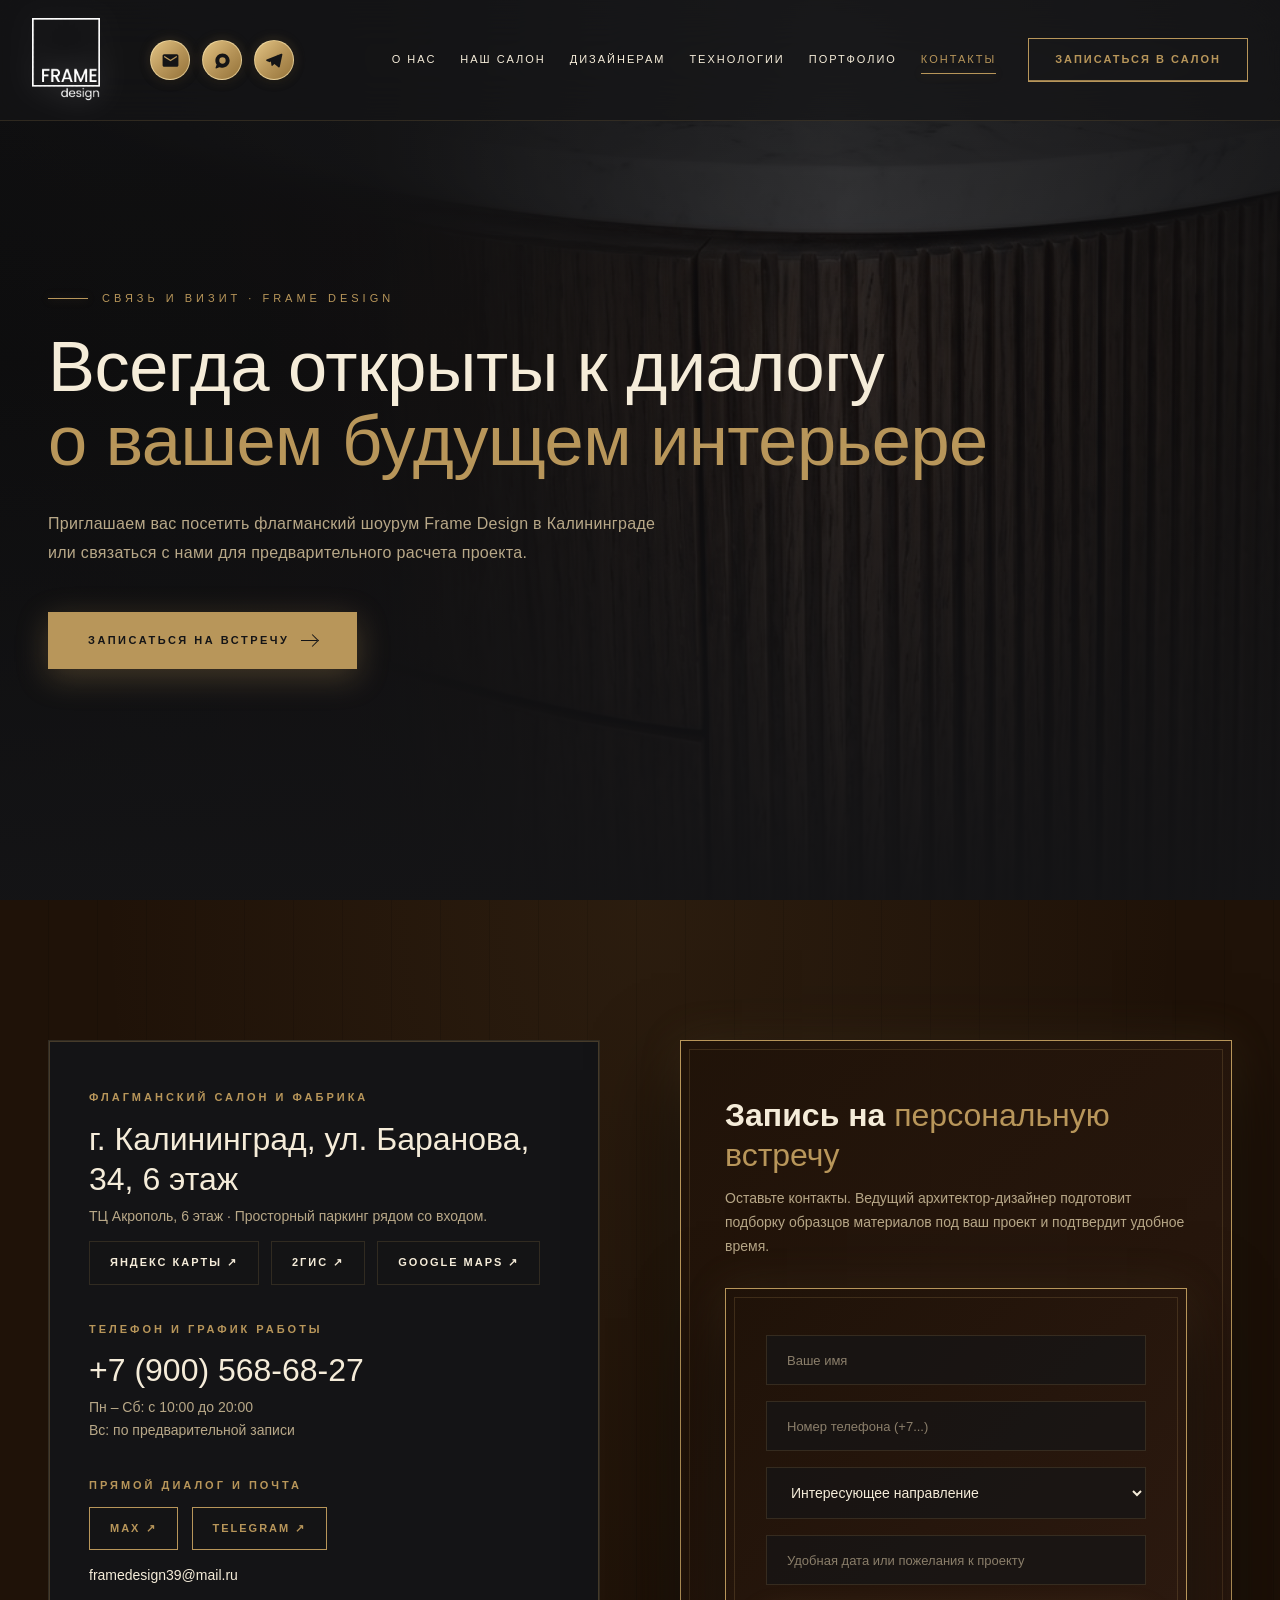
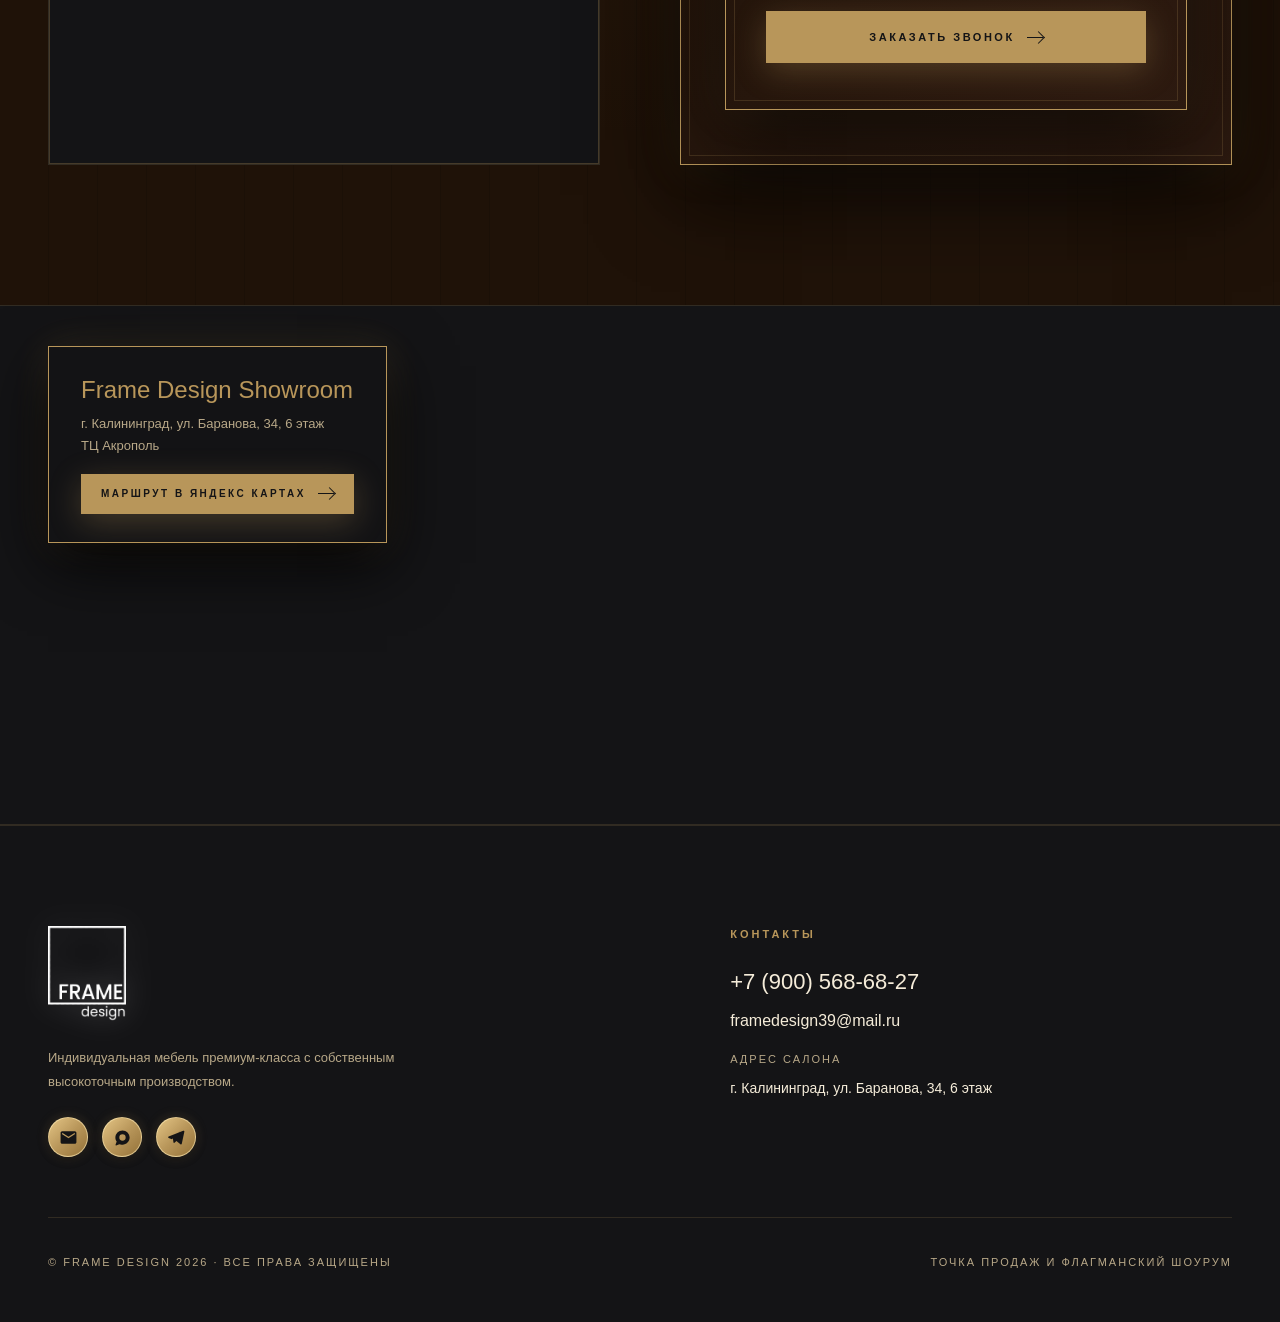
<file: contacts.html>
<!DOCTYPE html>
<html lang="ru">
<head>
  <meta charset="UTF-8">
  <meta name="viewport" content="width=device-width, initial-scale=1.0">
  <meta name="format-detection" content="telephone=no">
  <title>Контакты и салон FRAME DESIGN — Калининград, Баранова 34</title>

  <meta name="description" content="Адрес и контакты Frame Design: Калининград, ул. Баранова, 34, 6 этаж. Охраняемый бесплатный паркинг, карта проезда, Telegram и MAX.">
  <meta property="og:title" content="Контакты и салон FRAME DESIGN — Калининград, Баранова 34">
  <meta property="og:description" content="Адрес и контакты Frame Design: Калининград, ул. Баранова, 34, 6 этаж. Охраняемый бесплатный паркинг, карта проезда, Telegram и MAX.">
  <meta property="og:url" content="https://framedesign39.ru/contacts.html">
  <meta property="og:type" content="website">
  <link rel="canonical" href="https://framedesign39.ru/contacts.html">
  
  <!-- Open Graph / Social Meta Tags -->
  <meta property="og:image" content="https://framedesign39.ru/images/showroom-kitchen-island-dark.jpg">
  <meta property="og:site_name" content="FRAME DESIGN">
  <meta name="twitter:card" content="summary_large_image">

  <!-- Favicons -->
  <link rel="icon" type="image/svg+xml" href="favicon.svg">
  <link rel="alternate icon" type="image/png" href="favicon.png">
  <link rel="apple-touch-icon" href="apple-touch-icon.png">
  <link rel="shortcut icon" href="favicon.ico">
  <link rel="manifest" href="site.webmanifest">
  <meta name="theme-color" content="#141416">
  <!-- Schema.org Structured Data -->
  <script type="application/ld+json">
  {
    "@context": "https://schema.org",
    "@type": "FurnitureStore",
    "@id": "https://framedesign39.ru/contacts.html#business",
    "name": "FRAME DESIGN",
    "description": "Индивидуальное производство мебели премиум-класса в Калининграде",
    "image": "https://framedesign39.ru/images/showroom-kitchen-island-dark.jpg",
    "url": "https://framedesign39.ru/contacts.html",
    "telephone": "+79005686827",
    "email": "framedesign39@mail.ru",
    "address": {
      "@type": "PostalAddress",
      "streetAddress": "ул. Баранова, 34, 6 этаж",
      "addressLocality": "Калининград",
      "addressRegion": "Калининградская область",
      "postalCode": "236029",
      "addressCountry": "RU"
    },
    "geo": {
      "@type": "GeoCoordinates",
      "latitude": 54.718611,
      "longitude": 20.508889
    },
    "openingHoursSpecification": [
      {
        "@type": "OpeningHoursSpecification",
        "dayOfWeek": ["Monday", "Tuesday", "Wednesday", "Thursday", "Friday", "Saturday"],
        "opens": "10:00",
        "closes": "20:00"
      }
    ],
    "priceRange": "$$$$",
    "parentOrganization": { "@id": "https://framedesign39.ru/#organization" }
  }
  </script>



  <!-- Google Fonts -->
  <link rel="stylesheet" href="https://static.tildacdn.com/css/fonts-tildasans.css" type="text/css" media="all">
  <link rel="preconnect" href="https://fonts.googleapis.com">
  <link rel="preconnect" href="https://fonts.gstatic.com" crossorigin>
  <link href="https://fonts.googleapis.com/css2?family=Cormorant+Garamond:ital,wght@0,300;0,400;0,500;0,600;0,700;1,400;1,500;1,600&family=Inter:wght@300;400;500;600;700&display=swap" rel="stylesheet">

  <style>
    :root {
      --t-headline-font: 'TildaSans', Arial, sans-serif;
      --t-text-font: 'TildaSans', Arial, sans-serif;
      --chocolate-deep: #1f1208;
      --chocolate: #2d1a10;
      --chocolate-soft: #3d2618;
      --graphite: #141416;
      --graphite-soft: #1f1f22;
      --cream: #f5ecd9;
      --cream-soft: #ebe0c8;
      --cream-muted: #b8a888;
      --brass: #b8965a;
      --brass-light: #d4b078;
      --brass-soft: rgba(184, 150, 90, 0.5);
      --brass-glow: rgba(184, 150, 90, 0.35);
      --text-light: #f5ecd9;
      --text-muted: #8a7e6a;
      --text-dim: #5a5246;
      --border: rgba(184, 150, 90, 0.18);
    }

    * { margin: 0; padding: 0; box-sizing: border-box; }
    html { scroll-behavior: smooth; }
    body {
      background: var(--graphite);
      color: var(--text-light);
      font-family: var(--t-text-font);
      line-height: 1.6;
      overflow-x: hidden;
      -webkit-font-smoothing: antialiased;
    }

    .fd-page { position: relative; width: 100%; min-height: 100vh; }

    /* HEADER */
    .fd-header {
      position: fixed;
      top: 0; left: 0; right: 0;
      z-index: 1000;
      background: rgba(20, 20, 22, 0.7);
      backdrop-filter: blur(24px) saturate(180%);
      -webkit-backdrop-filter: blur(24px) saturate(180%);
      border-bottom: 1px solid var(--border);
      padding: 20px 0;
      transition: padding 0.4s cubic-bezier(0.4, 0, 0.2, 1), background 0.4s;
    }
    .fd-header__inner {
      max-width: 1440px;
      margin: 0 auto;
      padding: 0 48px;
      display: flex;
      align-items: center;
      gap: 30px;
    }
    .fd-logo {
      font-family: var(--t-headline-font);
      font-size: 26px;
      letter-spacing: 6px;
      color: var(--brass);
      font-weight: 500;
      flex-shrink: 0;
      text-decoration: none;
      text-shadow: 0 0 24px var(--brass-glow);
      transition: text-shadow 0.5s;
      position: relative;
    }
    .fd-logo::before {
      content: '';
      position: absolute;
      left: -16px;
      top: 50%;
      transform: translateY(-50%);
      width: 4px;
      height: 4px;
      background: var(--brass);
      border-radius: 50%;
      box-shadow: 0 0 10px var(--brass-glow);
    }
    .fd-logo:hover {
      text-shadow: 0 0 10px var(--brass-light), 0 0 24px var(--brass-glow), 0 0 48px var(--brass-glow);
    }
    .fd-logo span {
      display: block;
      font-size: 9px;
      letter-spacing: 8px;
      color: var(--text-muted);
      margin-top: 4px;
      text-shadow: none;
      font-weight: 400;
    }
    .fd-header__right {
      display: flex;
      align-items: center;
      gap: 32px;
      margin-left: auto;
    }
    .fd-nav-right {
      display: flex;
      gap: 32px;
      align-items: center;
    }
    .fd-nav__link {
      font-family: var(--t-text-font);
      font-size: 11px;
      letter-spacing: 2px;
      font-weight: 500;
      color: var(--text-light);
      text-transform: uppercase;
      text-decoration: none;
      position: relative;
      cursor: pointer;
      padding: 6px 0;
      transition: color 0.3s;
    }
    .fd-nav__link::after {
      content: '';
      position: absolute;
      bottom: 0;
      left: 50%;
      width: 0;
      height: 1px;
      background: var(--brass);
      box-shadow: 0 0 10px var(--brass-glow);
      transition: width 0.4s cubic-bezier(0.4, 0, 0.2, 1), left 0.4s;
    }
    .fd-nav__link:hover, .fd-nav__link.active { color: var(--brass); }
    .fd-nav__link:hover::after, .fd-nav__link.active::after { width: 100%; left: 0; }

    .fd-nav__link--has-dropdown { position: relative; }
    .fd-nav__link--has-dropdown::before {
      content: '';
      display: inline-block;
      width: 4px;
      height: 4px;
      border-right: 1px solid currentColor;
      border-bottom: 1px solid currentColor;
      transform: rotate(45deg);
      margin-left: 10px;
      vertical-align: middle;
      margin-bottom: 3px;
      transition: transform 0.3s;
    }
    .fd-nav__link--has-dropdown:hover::before {
      transform: rotate(-135deg);
      margin-bottom: -1px;
    }
    .fd-dropdown {
      position: absolute;
      top: calc(100% + 20px);
      right: 0;
      left: auto;
      background: rgba(20, 20, 22, 0.98);
      backdrop-filter: blur(20px);
      border: 1px solid var(--border);
      padding: 24px 32px;
      min-width: 240px;
      opacity: 0;
      visibility: hidden;
      transform: translateY(10px);
      transition: all 0.3s cubic-bezier(0.4, 0, 0.2, 1);
      box-shadow: 0 30px 60px rgba(0,0,0,0.7), 0 0 40px rgba(184, 150, 90, 0.08);
    }
    .fd-nav__link--has-dropdown:hover .fd-dropdown {
      opacity: 1;
      visibility: visible;
      transform: translateY(0);
    }
    .fd-dropdown__item {
      display: block;
      padding: 12px 0;
      font-size: 12px;
      letter-spacing: 2px;
      color: var(--text-light);
      text-transform: uppercase;
      text-decoration: none;
      border-bottom: 1px solid rgba(184, 150, 90, 0.08);
      transition: all 0.3s;
      font-family: var(--t-text-font);
      font-weight: 500;
    }
    .fd-dropdown__item:hover {
      color: var(--brass);
      padding-left: 12px;
      text-shadow: 0 0 12px var(--brass-glow);
    }

    .fd-cta {
      font-family: var(--t-text-font);
      font-size: 11px;
      letter-spacing: 2px;
      font-weight: 600;
      padding: 14px 26px;
      border: 1px solid var(--brass);
      color: var(--brass);
      background: transparent;
      text-transform: uppercase;
      text-decoration: none;
      cursor: pointer;
      transition: all 0.4s cubic-bezier(0.4, 0, 0.2, 1);
      white-space: nowrap;
      position: relative;
      overflow: hidden;
    }
    .fd-cta::before {
      content: '';
      position: absolute;
      inset: 0;
      background: var(--brass);
      transform: translateY(100%);
      transition: transform 0.4s cubic-bezier(0.4, 0, 0.2, 1);
      z-index: -1;
    }
    .fd-cta:hover {
      color: var(--graphite);
      box-shadow: 0 8px 24px rgba(184, 150, 90, 0.25), 0 0 30px var(--brass-glow);
    }
    .fd-cta:hover::before { transform: translateY(0); }

    /* BURGER & MOBILE DRAWER */
    .fd-burger-btn {
      display: none;
      flex-direction: column;
      justify-content: space-between;
      width: 32px;
      height: 20px;
      background: transparent;
      border: none;
      cursor: pointer;
      padding: 0;
      z-index: 1000;
      position: relative;
    }
    .fd-burger-btn span {
      width: 100%;
      height: 2px;
      background: var(--brass);
      transition: all 0.3s;
    }
    .fd-burger-btn.is-active span:nth-child(1) { transform: translateY(9px) rotate(45deg); }
    .fd-burger-btn.is-active span:nth-child(2) { opacity: 0; }
    .fd-burger-btn.is-active span:nth-child(3) { transform: translateY(-9px) rotate(-45deg); }

    .fd-mobile-drawer {
      position: fixed;
      inset: 0;
      background: #141416;
      z-index: 999;
      display: flex;
      flex-direction: column;
      justify-content: center;
      align-items: center;
      gap: 28px;
      opacity: 0;
      visibility: hidden;
      transition: all 0.4s;
    }
    .fd-mobile-drawer.is-open { opacity: 1; visibility: visible; }
    .fd-mobile-link {
      font-family: var(--t-headline-font);
      font-size: 28px;
      font-style: normal;
      color: var(--cream);
      text-decoration: none;
      letter-spacing: 2px;
      transition: color 0.3s;
    }
    .fd-mobile-link:hover, .fd-mobile-link.active { color: var(--brass); }

    /* HERO */
    .fd-hero {
      position: relative;
      min-height: 80vh;
      display: flex;
      flex-direction: column;
      justify-content: flex-end;
      padding: 180px 48px 90px;
      overflow: hidden;
      background: var(--graphite);
    }
    .fd-hero__bg {
      position: absolute;
      top: 0; right: 0; bottom: 0; left: 0;
      background-image: url('images/vanity-marble-fluted-walnut.jpg');
      background-size: cover;
      background-position: center;
      z-index: 0;
      transform: scale(1.05);
      filter: brightness(0.65);
    }
    .fd-hero__bg::after {
      content: '';
      position: absolute;
      inset: 0;
      background: linear-gradient(90deg,
        var(--graphite) 0%,
        rgba(20, 20, 22, 0.94) 30%,
        rgba(20, 20, 22, 0.7) 65%,
        rgba(20, 20, 22, 0.9) 100%
      );
    }
    .fd-hero::before {
      content: '';
      position: absolute;
      inset: 0;
      background: linear-gradient(180deg, rgba(20, 20, 22, 0.4) 0%, transparent 40%, rgba(20, 20, 22, 0.95) 100%);
      z-index: 1;
      pointer-events: none;
    }
    .fd-hero__inner {
      position: relative;
      z-index: 3;
      max-width: 1440px;
      margin: 0 auto;
      width: 100%;
    }
    .fd-eyebrow {
      font-family: var(--t-text-font);
      font-size: 11px;
      letter-spacing: 4px;
      font-weight: 500;
      color: var(--brass);
      text-transform: uppercase;
      margin-bottom: 24px;
      display: flex;
      align-items: center;
      gap: 14px;
    }
    .fd-eyebrow::before {
      content: '';
      width: 40px;
      height: 1px;
      background: var(--brass);
      box-shadow: 0 0 10px var(--brass-glow);
    }
    .fd-hero__title {
      font-family: var(--t-headline-font);
      font-size: clamp(38px, 5.5vw, 76px);
      line-height: 1.05;
      color: var(--cream);
      font-weight: 400;
      margin-bottom: 32px;
      max-width: 960px;
      letter-spacing: -0.5px;
      font-style: normal;
    }
    .fd-hero__title--accent {
      color: var(--brass);
      font-style: normal;
      font-weight: 500;
      display: inline-block;
    }
    .fd-hero__subtitle {
      font-family: var(--t-text-font);
      font-size: 16px;
      font-weight: 400;
      line-height: 1.8;
      color: var(--cream-muted);
      margin-bottom: 44px;
      max-width: 640px;
      letter-spacing: 0.3px;
    }

    /* MAIN CONTACTS GRID */
    .fd-contacts-section {
      position: relative;
      padding: 140px 48px;
      background: var(--chocolate-deep);
      background-image:
        repeating-linear-gradient(90deg, transparent 0, transparent 48px, rgba(0,0,0,0.12) 48px, rgba(0,0,0,0.12) 49px),
        radial-gradient(ellipse at 50% 0%, rgba(184, 150, 90, 0.08) 0%, transparent 60%);
    }
    .fd-contacts-section__inner {
      max-width: 1440px;
      margin: 0 auto;
      display: grid;
      grid-template-columns: 1fr 1fr;
      gap: 80px;
    }

    /* CONTACT INFO CARDS */
    .fd-contact-card {
      background: var(--graphite);
      border: 1px solid var(--border);
      padding: 48px 40px;
      display: flex;
      flex-direction: column;
      gap: 36px;
      position: relative;
    }
    .fd-contact-card::before {
      content: '';
      position: absolute;
      inset: 0;
      border: 1px solid var(--brass);
      opacity: 0.3;
      pointer-events: none;
    }
    .fd-info-block__label {
      font-size: 11px;
      letter-spacing: 3px;
      color: var(--brass);
      text-transform: uppercase;
      font-weight: 600;
      margin-bottom: 12px;
      display: flex;
      align-items: center;
      gap: 10px;
    }
    .fd-info-block__val {
      font-family: var(--t-headline-font);
      font-size: clamp(24px, 2.5vw, 36px);
      color: var(--cream);
      font-style: normal;
      line-height: 1.2;
      text-decoration: none;
      display: block;
      transition: color 0.3s;
    }
    .fd-info-block__val:hover { color: var(--brass-light); }
    .fd-info-block__sub {
      font-size: 14px;
      color: var(--cream-muted);
      margin-top: 6px;
      line-height: 1.6;
    }

    /* ROUTE BUTTONS */
    .fd-routes {
      display: flex;
      flex-wrap: wrap;
      gap: 12px;
      margin-top: 14px;
    }
    .fd-route-btn {
      font-family: var(--t-text-font);
      font-size: 11px;
      letter-spacing: 2px;
      font-weight: 600;
      padding: 12px 20px;
      border: 1px solid var(--border);
      color: var(--cream);
      background: rgba(20, 20, 22, 0.8);
      text-transform: uppercase;
      text-decoration: none;
      transition: all 0.3s;
      display: inline-flex;
      align-items: center;
      gap: 8px;
    }
    .fd-route-btn:hover {
      border-color: var(--brass);
      color: var(--brass);
      background: var(--chocolate);
      box-shadow: 0 0 15px var(--brass-glow);
    }

    /* BOOKING FORM CONTAINER */
    .fd-form-container {
      background: linear-gradient(135deg, rgba(31, 18, 8, 0.9) 0%, rgba(45, 26, 16, 0.9) 100%);
      border: 1px solid var(--brass);
      padding: 54px 44px;
      box-shadow: 0 30px 80px rgba(0,0,0,0.7), 0 0 40px rgba(184, 150, 90, 0.15);
      position: relative;
    }
    .fd-form-container::before {
      content: '';
      position: absolute;
      inset: 8px;
      border: 1px solid rgba(184, 150, 90, 0.2);
      pointer-events: none;
    }
    .fd-form-title {
      font-family: var(--t-headline-font);
      font-size: 32px;
      color: var(--cream);
      font-style: normal;
      margin-bottom: 12px;
    }
    .fd-form-title span {
      color: var(--brass);
      font-style: normal;
      font-weight: 500;
    }
    .fd-form-desc {
      font-size: 14px;
      color: var(--cream-muted);
      line-height: 1.7;
      margin-bottom: 30px;
    }

    .fd-contact-form {
      display: flex;
      flex-direction: column;
      gap: 18px;
      position: relative;
      z-index: 2;
    }
    .fd-field {
      width: 100%;
      background: rgba(20, 20, 22, 0.7);
      border: 1px solid var(--border);
      padding: 16px 20px;
      color: var(--cream);
      font-size: 14px;
      outline: none;
      transition: all 0.3s;
      font-family: var(--t-text-font);
    }
    .fd-field:focus {
      border-color: var(--brass);
      background: rgba(20, 20, 22, 0.95);
      box-shadow: 0 0 15px var(--brass-glow);
    }
    .fd-field::placeholder { color: var(--text-muted); font-size: 13px; }

    /* YANDEX MAP SECTION */
    .fd-map-wrap {
      position: relative;
      height: 520px;
      width: 100%;
      border-top: 1px solid var(--border);
      border-bottom: 1px solid var(--border);
      overflow: hidden;
      background: var(--graphite);
    }
    .fd-map-overlay {
      position: absolute;
      top: 40px; left: 48px;
      z-index: 10;
      background: rgba(20, 20, 22, 0.94);
      backdrop-filter: blur(20px);
      border: 1px solid var(--brass);
      padding: 28px 32px;
      max-width: 380px;
      box-shadow: 0 20px 60px rgba(0,0,0,0.9), 0 0 35px rgba(184, 150, 90, 0.2);
    }
    .fd-map-overlay__title {
      font-family: var(--t-headline-font);
      font-size: 24px;
      color: var(--brass);
      font-style: normal;
      margin-bottom: 8px;
    }
    .fd-map-overlay__text {
      font-size: 13px;
      color: var(--cream-muted);
      line-height: 1.7;
      margin-bottom: 16px;
    }
    .fd-map-frame {
      width: 100%;
      height: 100%;
      border: none;
      filter: contrast(95%) brightness(0.9);
    }

    /* BUTTONS */
    .fd-btn {
      font-family: var(--t-text-font);
      font-size: 11px;
      letter-spacing: 2.5px;
      font-weight: 600;
      padding: 20px 40px;
      border: none;
      text-transform: uppercase;
      cursor: pointer;
      transition: all 0.4s cubic-bezier(0.4, 0, 0.2, 1);
      display: inline-flex;
      align-items: center;
      justify-content: center;
      gap: 12px;
      text-decoration: none;
      position: relative;
      overflow: hidden;
    }
    .fd-btn--primary {
      background: var(--brass);
      color: var(--graphite);
      box-shadow: 0 8px 32px rgba(184, 150, 90, 0.3);
    }
    
    .fd-btn--outline {
      background: rgba(255, 255, 255, 0.04) !important;
      color: var(--cream) !important;
      border: 1px solid rgba(184, 150, 90, 0.5) !important;
      text-decoration: none !important;
      backdrop-filter: blur(10px);
      -webkit-backdrop-filter: blur(10px);
      box-shadow: 0 4px 16px rgba(0, 0, 0, 0.4);
    }
    .fd-btn--outline:hover {
      background: rgba(184, 150, 90, 0.15) !important;
      border-color: var(--brass) !important;
      color: var(--brass-light) !important;
      box-shadow: 0 0 25px rgba(184, 150, 90, 0.35) !important;
      transform: translateY(-2px);
    }

    .fd-btn--primary:hover {
      background: var(--brass-light);
      transform: translateY(-2px);
      box-shadow: 0 16px 40px rgba(184, 150, 90, 0.45), 0 0 50px var(--brass-glow);
    }
    .fd-btn__arrow {
      display: inline-block;
      width: 16px;
      height: 1.5px;
      background: currentColor;
      position: relative;
      transition: width 0.3s;
    }
    .fd-btn:hover .fd-btn__arrow { width: 22px; }
    .fd-btn__arrow::after {
      content: '';
      position: absolute;
      right: 0;
      top: -4px;
      width: 8px;
      height: 8px;
      border-top: 1.5px solid currentColor;
      border-right: 1.5px solid currentColor;
      transform: rotate(45deg);
    }

    /* FOOTER */
    .fd-footer {
      background: var(--graphite);
      padding: 100px 48px 50px;
      border-top: 1px solid var(--border);
      position: relative;
    }
    .fd-footer__inner {
      max-width: 1440px;
      margin: 0 auto;
      display: grid;
      grid-template-columns: 1.2fr 1fr;
      gap: 80px;
      margin-bottom: 60px;
    }
    .fd-footer__logo {
      font-family: var(--t-headline-font);
      font-size: 28px;
      letter-spacing: 6px;
      color: var(--brass);
      font-weight: 500;
      margin-bottom: 24px;
      text-shadow: 0 0 24px var(--brass-glow);
      font-style: normal;
    }
    .fd-footer__logo span {
      display: block;
      font-size: 9px;
      letter-spacing: 8px;
      color: var(--text-muted);
      margin-top: 6px;
      font-style: normal;
      font-weight: 400;
    }
    .fd-footer__about {
      font-size: 13px;
      line-height: 1.8;
      color: var(--cream-muted);
      margin-bottom: 24px;
      max-width: 420px;
    }
    .fd-footer__socials { display: flex; gap: 14px; }
    .fd-social {
      width: 36px; height: 36px;
      border: 1px solid var(--border);
      display: flex; align-items: center; justify-content: center;
      border-radius: 50%;
      color: var(--cream-muted);
      font-size: 11px;
      font-weight: 600;
      text-decoration: none;
      transition: all 0.4s;
    }
    .fd-social:hover {
      border-color: var(--brass);
      background: var(--brass);
      color: var(--graphite);
      box-shadow: 0 0 24px var(--brass-glow);
      transform: translateY(-2px);
    }
    .fd-footer__col-title {
      font-size: 11px;
      letter-spacing: 3px;
      font-weight: 600;
      color: var(--brass);
      text-transform: uppercase;
      margin-bottom: 24px;
    }
    .fd-footer__contact {
      font-family: var(--t-headline-font);
      font-size: 22px;
      font-style: normal;
      color: var(--cream);
      margin-bottom: 16px;
      font-weight: 500;
    }
    .fd-footer__bottom {
      max-width: 1440px;
      margin: 0 auto;
      padding-top: 36px;
      border-top: 1px solid var(--border);
      display: flex;
      justify-content: space-between;
      align-items: center;
      color: var(--cream-muted);
      font-size: 11px;
      letter-spacing: 2px;
      text-transform: uppercase;
    }

    
/* HERO IMMEDIATE ENTRANCE */
.fd-hero .fd-fade {
  opacity: 1;
  transform: translateY(0);
  animation: heroFadeIn 0.8s cubic-bezier(0.4, 0, 0.2, 1) both;
}
.fd-hero__inner .fd-fade:nth-child(1) { animation-delay: 0.05s; }
.fd-hero__inner .fd-fade:nth-child(2) { animation-delay: 0.2s; }
.fd-hero__inner .fd-fade:nth-child(3) { animation-delay: 0.35s; }
.fd-hero__inner .fd-fade:nth-child(4) { animation-delay: 0.5s; }
.fd-hero__features .fd-fade:nth-child(1) { animation-delay: 0.4s; }
.fd-hero__features .fd-fade:nth-child(2) { animation-delay: 0.55s; }
.fd-hero__features .fd-fade:nth-child(3) { animation-delay: 0.7s; }

@keyframes heroFadeIn {
  from {
    opacity: 0;
    transform: translateY(20px);
  }
  to {
    opacity: 1;
    transform: translateY(0);
  }
}

/* ANIMATIONS */
    .fd-fade {
      opacity: 0;
      transform: translateY(30px);
      transition: opacity 1s cubic-bezier(0.4, 0, 0.2, 1), transform 1s cubic-bezier(0.4, 0, 0.2, 1);
    }
    .fd-fade.is-visible { opacity: 1; transform: translateY(0); }

    /* RESPONSIVE */
    @media (max-width: 1200px) {
      .fd-contacts-section__inner { grid-template-columns: 1fr; gap: 60px; }
      .fd-nav-right { gap: 20px; }
    }
    @media (max-width: 960px) {
      .fd-header__inner { padding: 0 24px; }
      .fd-hero, .fd-contacts-section, .fd-footer { padding: 90px 24px; }
      .fd-contact-card, .fd-form-container { padding: 40px 24px; }
      .fd-map-overlay { position: static; max-width: 100%; border: none; border-bottom: 1px solid var(--border); }
      .fd-map-wrap { height: auto; }
      .fd-map-frame { height: 380px; }
      .fd-footer__inner { grid-template-columns: 1fr; gap: 50px; }
      .fd-nav-right { display: none; }
      .fd-burger-btn { display: flex; }
    }
    @media (max-width: 640px) {
      .fd-routes { flex-direction: column; }
      .fd-route-btn { justify-content: center; width: 100%; }
      .fd-btn { width: 100%; justify-content: center; }
      .fd-footer__bottom { flex-direction: column; gap: 12px; text-align: center; }
    }
  
/* TEL / EMAIL LINK OVERRIDES FOR MOBILE SAFARI */
a[href^="tel"],
a[href^="mailto"],
.fd-footer__contact,
.fd-phone-link {
  color: var(--cream) !important;
  -webkit-text-fill-color: var(--cream) !important;
  text-decoration: none !important;
  font-family: inherit;
  transition: color 0.3s, text-shadow 0.3s;
}
a[href^="tel"]:hover,
a[href^="mailto"]:hover,
.fd-footer__contact:hover,
.fd-phone-link:hover {
  color: var(--brass) !important;
  -webkit-text-fill-color: var(--brass) !important;
  text-shadow: 0 0 14px var(--brass-glow);
}


/* ========================================================
   UNIFIED MOBILE RESPONSIVE MASTER RULES (PIXEL PERFECT)
   ======================================================== */
@media (max-width: 960px) {
  .fd-header {
    padding: 14px 0 !important;
  }
  .fd-header__inner {
    padding: 0 20px !important;
    display: flex !important;
    justify-content: space-between !important;
    align-items: center !important;
  }
  .fd-header__right {
    margin-left: auto !important;
    display: flex !important;
    align-items: center !important;
    gap: 16px !important;
  }
  .fd-nav-right {
    display: none !important;
  }
  .fd-cta {
    display: none !important;
  }
  .fd-burger-btn {
    display: flex !important;
  }

  /* HERO PADDING & CLEARANCE - NEVER OVERLAPS WITH HEADER */
  .fd-hero {
    padding: 130px 20px 60px !important;
    min-height: auto !important;
  }
  .fd-hero__eyebrow {
    font-size: 10px !important;
    letter-spacing: 2.5px !important;
    margin-bottom: 18px !important;
    display: flex !important;
    align-items: center !important;
    gap: 10px !important;
  }
  .fd-hero__eyebrow::before {
    width: 24px !important;
  }
  .fd-hero__title {
    font-size: clamp(26px, 7vw, 36px) !important;
    line-height: 1.15 !important;
    margin-bottom: 20px !important;
    font-style: normal !important;
  }
  .fd-hero__subtitle {
    font-size: 13px !important;
    line-height: 1.7 !important;
    margin-bottom: 28px !important;
    max-width: 100% !important;
  }
  .fd-hero__buttons {
    display: flex !important;
    flex-direction: column !important;
    width: 100% !important;
    gap: 12px !important;
  }
  .fd-hero__buttons .fd-btn {
    width: 100% !important;
    justify-content: center !important;
    padding: 16px 20px !important;
    font-size: 11px !important;
  }
  .fd-hero__features {
    display: grid !important;
    grid-template-columns: 1fr !important;
    gap: 24px !important;
    margin-top: 40px !important;
    padding-top: 30px !important;
  }

  /* SECTIONS */
  .fd-about, .fd-categories, .fd-invite, .fd-salon-exp, .fd-central-wall, .fd-specs, .fd-steps, .fd-contacts-section, .fd-portfolio-section, .fd-tech-pillars {
    padding: 60px 20px !important;
  }
  .fd-about__inner {
    display: grid !important;
    grid-template-columns: 1fr !important;
    gap: 40px !important;
  }
  .fd-about__images {
    display: grid !important;
    grid-template-columns: 1fr !important;
    gap: 16px !important;
  }
  .fd-stats {
    padding: 50px 20px !important;
  }
  .fd-stats__inner {
    display: grid !important;
    grid-template-columns: repeat(2, 1fr) !important;
    gap: 16px !important;
  }
  .fd-stat {
    padding: 16px 10px !important;
    text-align: center !important;
  }
  .fd-stat__num {
    font-size: 40px !important;
  }
  .fd-categories__grid {
    display: grid !important;
    grid-template-columns: 1fr !important;
    gap: 20px !important;
  }
  .fd-invite__card {
    display: grid !important;
    grid-template-columns: 1fr !important;
    padding: 40px 20px !important;
    text-align: center !important;
    gap: 30px !important;
  }
  .fd-invite__eyebrow {
    justify-content: center !important;
  }
  .fd-invite__seal {
    margin: 0 auto !important;
    width: 130px !important;
    height: 130px !important;
  }
  .fd-footer {
    padding: 60px 20px 30px !important;
  }
  .fd-footer__inner {
    display: grid !important;
    grid-template-columns: 1fr !important;
    gap: 40px !important;
  }
  
  /* CONTACTS / MAP / FORM */
  .fd-contacts-grid {
    display: grid !important;
    grid-template-columns: 1fr !important;
    gap: 30px !important;
  }
  .fd-contact-card {
    padding: 30px 20px !important;
  }
  .fd-book-form {
    padding: 30px 20px !important;
  }
  .fd-route-buttons {
    display: flex !important;
    flex-direction: column !important;
    width: 100% !important;
    gap: 10px !important;
  }
  .fd-route-btn {
    width: 100% !important;
    justify-content: center !important;
  }
  .fd-map-wrap iframe {
    height: 320px !important;
  }

  /* PORTFOLIO GRID & FILTERS */
  .fd-portfolio-filters {
    display: flex !important;
    overflow-x: auto !important;
    flex-wrap: nowrap !important;
    justify-content: flex-start !important;
    padding-bottom: 12px !important;
    -webkit-overflow-scrolling: touch !important;
    gap: 10px !important;
  }
  .fd-portfolio-filters::-webkit-scrollbar { display: none; }
  .fd-filter-btn {
    flex-shrink: 0 !important;
    padding: 10px 18px !important;
    font-size: 11px !important;
  }
  .fd-portfolio-grid {
    display: grid !important;
    grid-template-columns: 1fr !important;
    gap: 24px !important;
  }

  /* TECHNOLOGIES HUD SCANNER */
  .fd-scanner-box {
    height: 280px !important;
  }
  .fd-tech-pillars-grid {
    display: grid !important;
    grid-template-columns: 1fr !important;
    gap: 20px !important;
  }
}

@media (max-width: 480px) {
  .fd-logo {
    font-size: 20px !important;
    letter-spacing: 4px !important;
  }
  .fd-logo::before {
    left: -12px !important;
    width: 3px !important;
    height: 3px !important;
  }
  .fd-logo span {
    font-size: 7px !important;
    letter-spacing: 5px !important;
  }
  .fd-stats__inner {
    grid-template-columns: 1fr !important;
  }
}


/* 100% FULL-SCREEN VIEWPORT HERO (PC, TABLET, MOBILE) */
.fd-hero {
  position: relative;
  height: 100dvh;
  min-height: 100svh;
  display: flex;
  flex-direction: column;
  justify-content: flex-end;
  padding: 120px 48px 60px;
  overflow: hidden;
  background: var(--graphite);
}

@media (max-width: 960px) {
  .fd-hero {
    height: 100dvh !important;
    min-height: 100svh !important;
    max-height: 100dvh !important;
    padding: 85px 20px 35px !important;
    display: flex !important;
    flex-direction: column !important;
    justify-content: flex-end !important;
    box-sizing: border-box !important;
  }
  .fd-hero__inner {
    margin: 0 !important;
    width: 100% !important;
  }
  .fd-hero__eyebrow {
    font-size: 10px !important;
    letter-spacing: 2px !important;
    margin-bottom: 12px !important;
  }
  .fd-hero__title {
    font-size: clamp(24px, 6.5vw, 32px) !important;
    line-height: 1.15 !important;
    margin-bottom: 14px !important;
  }
  .fd-hero__subtitle {
    font-size: 12px !important;
    line-height: 1.5 !important;
    margin-bottom: 20px !important;
    max-width: 100% !important;
    opacity: 0.85;
  }
  .fd-hero__buttons {
    display: flex !important;
    flex-direction: column !important;
    width: 100% !important;
    gap: 10px !important;
    margin-bottom: 0 !important;
  }
  .fd-hero__buttons .fd-btn {
    width: 100% !important;
    justify-content: center !important;
    padding: 14px 18px !important;
    font-size: 10px !important;
    letter-spacing: 2px !important;
  }
  .fd-hero__features {
    display: none !important;
  }
}

</style>

  <noscript>
    <style>
      /* Без JS блоки .fd-fade никогда не получат is-visible — показываем их сразу. */
      .fd-fade { opacity: 1 !important; transform: none !important; }
    </style>
  </noscript>
  <link rel="stylesheet" href="assets/fd-common.css?v=20260828i">
</head>
<body>
  <a class="fd-skip-link" href="#main-content">Перейти к содержимому</a>

<div class="fd-page">

  <!-- HEADER -->
  <header class="fd-header">
    <div class="fd-header__inner">
      <a href="index.html" class="fd-logo"><img src="images/frame-logo-white.png" alt="FRAME DESIGN" class="fd-logo__img" width="760" height="938" decoding="async"></a>
      <div class="fd-header__contacts">
        <div class="fd-header__social-btns">
          <a href="mailto:framedesign39@mail.ru" class="fd-head-btn fd-head-btn--mail" title="Написать на Email" aria-label="Email">
            <svg viewBox="0 0 24 24" width="19" height="19"><path d="M20 4H4c-1.1 0-2 .9-2 2v12c0 1.1.9 2 2 2h16c1.1 0 2-.9 2-2V6c0-1.1-.9-2-2-2zm0 4l-8 5-8-5V6l8 5 8-5v2z"/></svg>
          </a>
          <a href="https://web.max.ru/461819052" target="_blank" rel="noopener noreferrer" class="fd-head-btn fd-head-btn--max" title="MAX" aria-label="MAX">
            <svg viewBox="0 0 24 24" width="19" height="19"><path fill-rule="evenodd" clip-rule="evenodd" d="M12 3C7.03 3 3 7.03 3 12c0 1.94.61 3.73 1.66 5.2L3.2 21.2a.6.6 0 0 0 .76.76l3.96-1.44A8.96 8.96 0 0 0 12 21c4.97 0 9-4.03 9-9s-4.03-9-9-9zm0 5a4 4 0 1 0 0 8 4 4 0 0 0 0-8z"/></svg>
          </a>
          <a href="https://t.me/+79005686827" target="_blank" rel="noopener noreferrer" class="fd-head-btn fd-head-btn--tg" title="Написать в Telegram" aria-label="Telegram">
            <svg viewBox="0 0 24 24" width="19" height="19"><path d="M2.1 10.8l18.4-7.2c.8-.3 1.7.4 1.4 1.2l-3.2 15.1c-.2.8-1.1 1.1-1.7.6l-5.1-4.2-2.5 2.4c-.4.4-1.1.2-1.2-.4l-.9-5.9 10.6-9.6L6.2 14.1l-4.1-1.4c-.8-.3-.8-1.4 0-1.9z"/></svg>
          </a>
        </div>
      </div>
      <div class="fd-header__right">
        <nav class="fd-nav-right">
          <a href="about.html" class="fd-nav__link">О нас</a>
          <a href="salon.html" class="fd-nav__link">Наш салон</a>
          <a href="designers.html" class="fd-nav__link">Дизайнерам</a>
          <a href="technologies.html" class="fd-nav__link">Технологии</a>
          <a href="portfolio.html" class="fd-nav__link">Портфолио</a>
          <a href="contacts.html" class="fd-nav__link active">Контакты</a>
        </nav>
        <a href="#book" class="fd-cta">Записаться в салон</a>
        <button class="fd-burger-btn" id="burgerBtn" aria-label="Открыть меню">
          <span></span><span></span><span></span>
        </button>
      </div>
    </div>
  </header>

  <!-- MOBILE DRAWER -->
  <div class="fd-mobile-drawer" id="mobileDrawer">
    <a href="index.html" class="fd-mobile-link" onclick="closeDrawer()">Главная</a>
    <a href="about.html" class="fd-mobile-link" onclick="closeDrawer()">О нас</a>
    <a href="salon.html" class="fd-mobile-link" onclick="closeDrawer()">Наш салон</a>
    <a href="designers.html" class="fd-mobile-link" onclick="closeDrawer()">Дизайнерам</a>
    <a href="technologies.html" class="fd-mobile-link" onclick="closeDrawer()">Технологии</a>
    <a href="portfolio.html" class="fd-mobile-link" onclick="closeDrawer()">Портфолио</a>
    <a href="contacts.html" class="fd-mobile-link active" onclick="closeDrawer()">Контакты</a>
    <a href="#book" class="fd-btn fd-btn--primary" style="margin-top: 20px;" onclick="closeDrawer()">
      Записаться в салон <span class="fd-btn__arrow"></span>
    </a>
      <div class="fd-mobile-contacts" style="margin-top: 28px; display: flex; gap: 14px; align-items: center; justify-content: center;">
      <a href="mailto:framedesign39@mail.ru" class="fd-head-btn fd-head-btn--mail" aria-label="Email">
        <svg viewBox="0 0 24 24" width="19" height="19"><path d="M20 4H4c-1.1 0-2 .9-2 2v12c0 1.1.9 2 2 2h16c1.1 0 2-.9 2-2V6c0-1.1-.9-2-2-2zm0 4l-8 5-8-5V6l8 5 8-5v2z"/></svg>
      </a>
      <a href="https://web.max.ru/461819052" target="_blank" rel="noopener noreferrer" class="fd-head-btn fd-head-btn--max" aria-label="MAX">
        <svg viewBox="0 0 24 24" width="19" height="19"><path fill-rule="evenodd" clip-rule="evenodd" d="M12 3C7.03 3 3 7.03 3 12c0 1.94.61 3.73 1.66 5.2L3.2 21.2a.6.6 0 0 0 .76.76l3.96-1.44A8.96 8.96 0 0 0 12 21c4.97 0 9-4.03 9-9s-4.03-9-9-9zm0 5a4 4 0 1 0 0 8 4 4 0 0 0 0-8z"/></svg>
      </a>
      <a href="https://t.me/+79005686827" target="_blank" rel="noopener noreferrer" class="fd-head-btn fd-head-btn--tg" aria-label="Telegram">
        <svg viewBox="0 0 24 24" width="19" height="19"><path d="M2.1 10.8l18.4-7.2c.8-.3 1.7.4 1.4 1.2l-3.2 15.1c-.2.8-1.1 1.1-1.7.6l-5.1-4.2-2.5 2.4c-.4.4-1.1.2-1.2-.4l-.9-5.9 10.6-9.6L6.2 14.1l-4.1-1.4c-.8-.3-.8-1.4 0-1.9z"/></svg>
      </a>
    </div>
  </div>

  <main id="main-content" tabindex="-1">

  <!-- HERO -->
  <section class="fd-hero">
    <div class="fd-hero__bg"></div>
    <div class="fd-hero__inner">
      <div class="fd-eyebrow fd-fade">Связь и визит · Frame Design</div>
      <h1 class="fd-hero__title fd-fade">
        Всегда открыты к диалогу<br>
        <span class="fd-hero__title--accent">о вашем будущем интерьере</span>
      </h1>
      <p class="fd-hero__subtitle fd-fade">
        Приглашаем вас посетить флагманский шоурум Frame Design в Калининграде или связаться с нами для предварительного расчета проекта.
      </p>
      <div class="fd-fade">
        <a href="#book" class="fd-btn fd-btn--primary">
          Записаться на встречу <span class="fd-btn__arrow"></span>
        </a>
      </div>
    </div>
  </section>

  <!-- CONTACTS & BOOKING GRID -->
  <section class="fd-contacts-section" id="book">
    <div class="fd-contacts-section__inner">

      <!-- LEFT: CONTACT CARDS -->
      <div class="fd-contact-card fd-fade">
        <!-- Address & Parking -->
        <div class="fd-info-block">
          <div class="fd-info-block__label">Флагманский салон и фабрика</div>
          <div class="fd-info-block__val">г. Калининград, ул. Баранова, 34, 6 этаж</div>
          <div class="fd-info-block__sub">
            ТЦ Акрополь, 6 этаж · Просторный паркинг рядом со входом.
          </div>
          <div class="fd-routes">
            <a href="https://yandex.ru/maps/?text=Калининград%2C+ул.+Профессора+Баранова%2C+34" target="_blank" rel="noopener" class="fd-route-btn">
              Яндекс Карты ↗
            </a>
            <a href="https://2gis.ru/kaliningrad/search/Баранова%2034" target="_blank" rel="noopener" class="fd-route-btn">
              2ГИС ↗
            </a>
            <a href="https://maps.google.com/?q=Калининград,+ул.+Баранова,+34" target="_blank" rel="noopener" class="fd-route-btn">
              Google Maps ↗
            </a>
          </div>
        </div>

        <!-- Phone & Hours -->
        <div class="fd-info-block">
          <div class="fd-info-block__label">Телефон и график работы</div>
          <a href="tel:+79005686827" class="fd-info-block__val">+7 (900) 568-68-27</a>
          <div class="fd-info-block__sub">
            Пн – Сб: с 10:00 до 20:00<br>
            Вс: по предварительной записи
          </div>
        </div>

        <!-- Messengers & Email -->
        <div class="fd-info-block">
          <div class="fd-info-block__label">Прямой диалог и почта</div>
          <div style="display: flex; gap: 14px; margin-bottom: 12px; margin-top: 8px;">
            <a href="https://web.max.ru/461819052" target="_blank" rel="noopener noreferrer" class="fd-route-btn" style="border-color: var(--brass); color: var(--brass);">MAX ↗</a>
            <a href="https://t.me/+79005686827" target="_blank" rel="noopener noreferrer" class="fd-route-btn" style="border-color: var(--brass); color: var(--brass);">Telegram ↗</a>
          </div>
          <a href="mailto:framedesign39@mail.ru" class="fd-info-block__sub" style="color: var(--cream); text-decoration: none;">framedesign39@mail.ru</a>
        </div>
      </div>

      <!-- RIGHT: BOOKING FORM -->
      <div class="fd-form-container fd-fade">
        <h2 class="fd-form-title">Запись на <span>персональную встречу</span></h2>
        <p class="fd-form-desc">
          Оставьте контакты. Ведущий архитектор-дизайнер подготовит подборку образцов материалов под ваш проект и подтвердит удобное время.
        </p>

        <form class="fd-contact-form fd-booking__form" action="send.php" method="POST" novalidate>
          <label class="fd-visually-hidden" for="fd-name">Ваше имя</label>
        <input type="text" id="fd-name" class="fd-field" name="name" placeholder="Ваше имя" autocomplete="name" required>
          <label class="fd-visually-hidden" for="fd-phone">Номер телефона</label>
        <input type="tel" id="fd-phone" class="fd-field" name="phone" placeholder="Номер телефона (+7...)" autocomplete="tel" required>
          <label class="fd-visually-hidden" for="fd-topic">Интересующее направление</label>
        <select id="fd-topic" class="fd-field" name="topic" style="color: var(--cream); cursor: pointer;">
            <option value="" disabled selected style="background: var(--graphite);">Интересующее направление</option>
            <option value="kitchen" style="background: var(--graphite);">Кухни</option>
            <option value="living" style="background: var(--graphite);">Гостиная и ТВ-зона</option>
            <option value="wardrobe" style="background: var(--graphite);">Гардеробная система</option>
            <option value="mirrors" style="background: var(--graphite);">Дизайнерские решения (тумбы, зеркала)</option>
            <option value="complex" style="background: var(--graphite);">Комплексная меблировка квартиры / дома</option>
            <option value="designer" style="background: var(--graphite);">Сотрудничество для дизайнеров</option>
          </select>
          <label class="fd-visually-hidden" for="fd-when">Удобная дата или пожелания к проекту</label>
        <input type="text" id="fd-when" class="fd-field" name="when" placeholder="Удобная дата или пожелания к проекту">
          <button type="submit" class="fd-btn fd-btn--primary fd-booking__submit" style="margin-top: 10px;">
            Заказать звонок <span class="fd-btn__arrow"></span>
          </button>
        <div class="fd-booking__done">
          Спасибо! Заявка принята — мы перезвоним вам в течение 15 минут.
        </div>
        </form>
      </div>

    </div>
  </section>

  <!-- YANDEX MAP SECTION -->
  <section class="fd-map-wrap">
    <div class="fd-map-overlay fd-fade">
      <div class="fd-map-overlay__title">Frame Design Showroom</div>
      <div class="fd-map-overlay__text">
        г. Калининград, ул. Баранова, 34, 6 этаж<br>
        ТЦ Акрополь
      </div>
      <a href="https://yandex.ru/maps/?text=Калининград%2C+ул.+Профессора+Баранова%2C+34" target="_blank" rel="noopener" class="fd-btn fd-btn--primary" style="padding: 12px 20px; font-size: 10px;">
        Маршрут в Яндекс Картах <span class="fd-btn__arrow"></span>
      </a>
    </div>

    <!-- Official Yandex Maps Widget: Баранова 34, Калининград -->
    <iframe class="fd-map-frame" src="https://yandex.ru/map-widget/v1/?ll=20.508889%2C54.718611&z=16&pt=20.508889,54.718611,pm2dgl" allowfullscreen="true" loading="lazy" title="Яндекс Карта — Frame Design"></iframe>
  </section>

  <!-- FOOTER -->
  </main>

  <footer class="fd-footer">
    <div class="fd-footer__inner">
      <div class="fd-fade">
        <a href="index.html" class="fd-footer__logo"><img src="images/frame-logo-white.png" alt="FRAME DESIGN" class="fd-logo__img" width="760" height="938" decoding="async"></a>
        <p class="fd-footer__about">
          Индивидуальная мебель премиум-класса с собственным высокоточным производством.
        </p>
        <div class="fd-footer__socials">
          <a href="mailto:framedesign39@mail.ru" class="fd-head-btn fd-head-btn--mail" title="Написать на Email" aria-label="Email">
            <svg viewBox="0 0 24 24" width="19" height="19"><path d="M20 4H4c-1.1 0-2 .9-2 2v12c0 1.1.9 2 2 2h16c1.1 0 2-.9 2-2V6c0-1.1-.9-2-2-2zm0 4l-8 5-8-5V6l8 5 8-5v2z"/></svg>
          </a>
          <a href="https://web.max.ru/461819052" target="_blank" rel="noopener noreferrer" class="fd-head-btn fd-head-btn--max" title="MAX" aria-label="MAX">
            <svg viewBox="0 0 24 24" width="19" height="19"><path fill-rule="evenodd" clip-rule="evenodd" d="M12 3C7.03 3 3 7.03 3 12c0 1.94.61 3.73 1.66 5.2L3.2 21.2a.6.6 0 0 0 .76.76l3.96-1.44A8.96 8.96 0 0 0 12 21c4.97 0 9-4.03 9-9s-4.03-9-9-9zm0 5a4 4 0 1 0 0 8 4 4 0 0 0 0-8z"/></svg>
          </a>
          <a href="https://t.me/+79005686827" target="_blank" rel="noopener noreferrer" class="fd-head-btn fd-head-btn--tg" title="Написать в Telegram" aria-label="Telegram">
            <svg viewBox="0 0 24 24" width="19" height="19"><path d="M2.1 10.8l18.4-7.2c.8-.3 1.7.4 1.4 1.2l-3.2 15.1c-.2.8-1.1 1.1-1.7.6l-5.1-4.2-2.5 2.4c-.4.4-1.1.2-1.2-.4l-.9-5.9 10.6-9.6L6.2 14.1l-4.1-1.4c-.8-.3-.8-1.4 0-1.9z"/></svg>
          </a>
        </div>
      </div>
      <div class="fd-fade">
        <div class="fd-footer__col-title">Контакты</div>
        <a href="tel:+79005686827" class="fd-footer__contact fd-phone-link" style="display:block;">+7 (900) 568-68-27</a>
        <a href="mailto:framedesign39@mail.ru" class="fd-footer__contact fd-phone-link" style="display:block; font-size: 16px; margin-bottom: 20px;">framedesign39@mail.ru</a>
        <div style="font-size: 11px; letter-spacing: 2px; color: var(--cream-muted); text-transform: uppercase; margin-bottom: 8px;">Адрес салона</div>
        <div style="color: var(--cream); font-size: 14px;">г. Калининград, ул. Баранова, 34, 6 этаж</div>
      </div>
    </div>
    <div class="fd-footer__bottom">
      <div>© FRAME DESIGN 2026 · Все права защищены</div>
      <div>Точка продаж и флагманский шоурум</div>
    </div>
  </footer>

</div>

<!-- INTERACTIVE SCRIPTS -->
<script>
(function() {
  'use strict';

  // Mobile Drawer
  const burgerBtn = document.getElementById('burgerBtn');
  const mobileDrawer = document.getElementById('mobileDrawer');
  if (burgerBtn && mobileDrawer) {
    burgerBtn.addEventListener('click', () => {
      burgerBtn.classList.toggle('is-active');
      mobileDrawer.classList.toggle('is-open');
      document.body.style.overflow = mobileDrawer.classList.contains('is-open') ? 'hidden' : '';
    });
  }
  window.closeDrawer = function() {
    if (burgerBtn && mobileDrawer) {
      burgerBtn.classList.remove('is-active');
      mobileDrawer.classList.remove('is-open');
      document.body.style.overflow = '';
    }
  };

  // Header scroll
  const header = document.querySelector('.fd-header');
  window.addEventListener('scroll', () => {
    if (window.pageYOffset > 50) {
      header.style.background = 'rgba(20, 20, 22, 0.94)';
    } else {
      header.style.background = 'rgba(20, 20, 22, 0.7)';
    }
  }, { passive: true });

  // Fade In Observer
  const fadeElements = document.querySelectorAll('.fd-fade');
  document.querySelectorAll('.fd-hero .fd-fade').forEach((el, index) => {
    setTimeout(() => el.classList.add('is-visible'), index * 100);
  });
  const observer = new IntersectionObserver((entries) => {
    entries.forEach(entry => {
      if (entry.isIntersecting) {
        const siblings = Array.from(entry.target.parentElement.children).filter(el => el.classList.contains('fd-fade'));
        const delay = siblings.indexOf(entry.target) * 100;
        setTimeout(() => entry.target.classList.add('is-visible'), delay);
        observer.unobserve(entry.target);
      }
    });
  }, { threshold: 0.12, rootMargin: '0px 0px -40px 0px' });
  fadeElements.forEach(el => observer.observe(el));
})();
</script>
<script src="assets/fd-common.js?v=20260828i" defer></script>
</body>
</html>
</file>
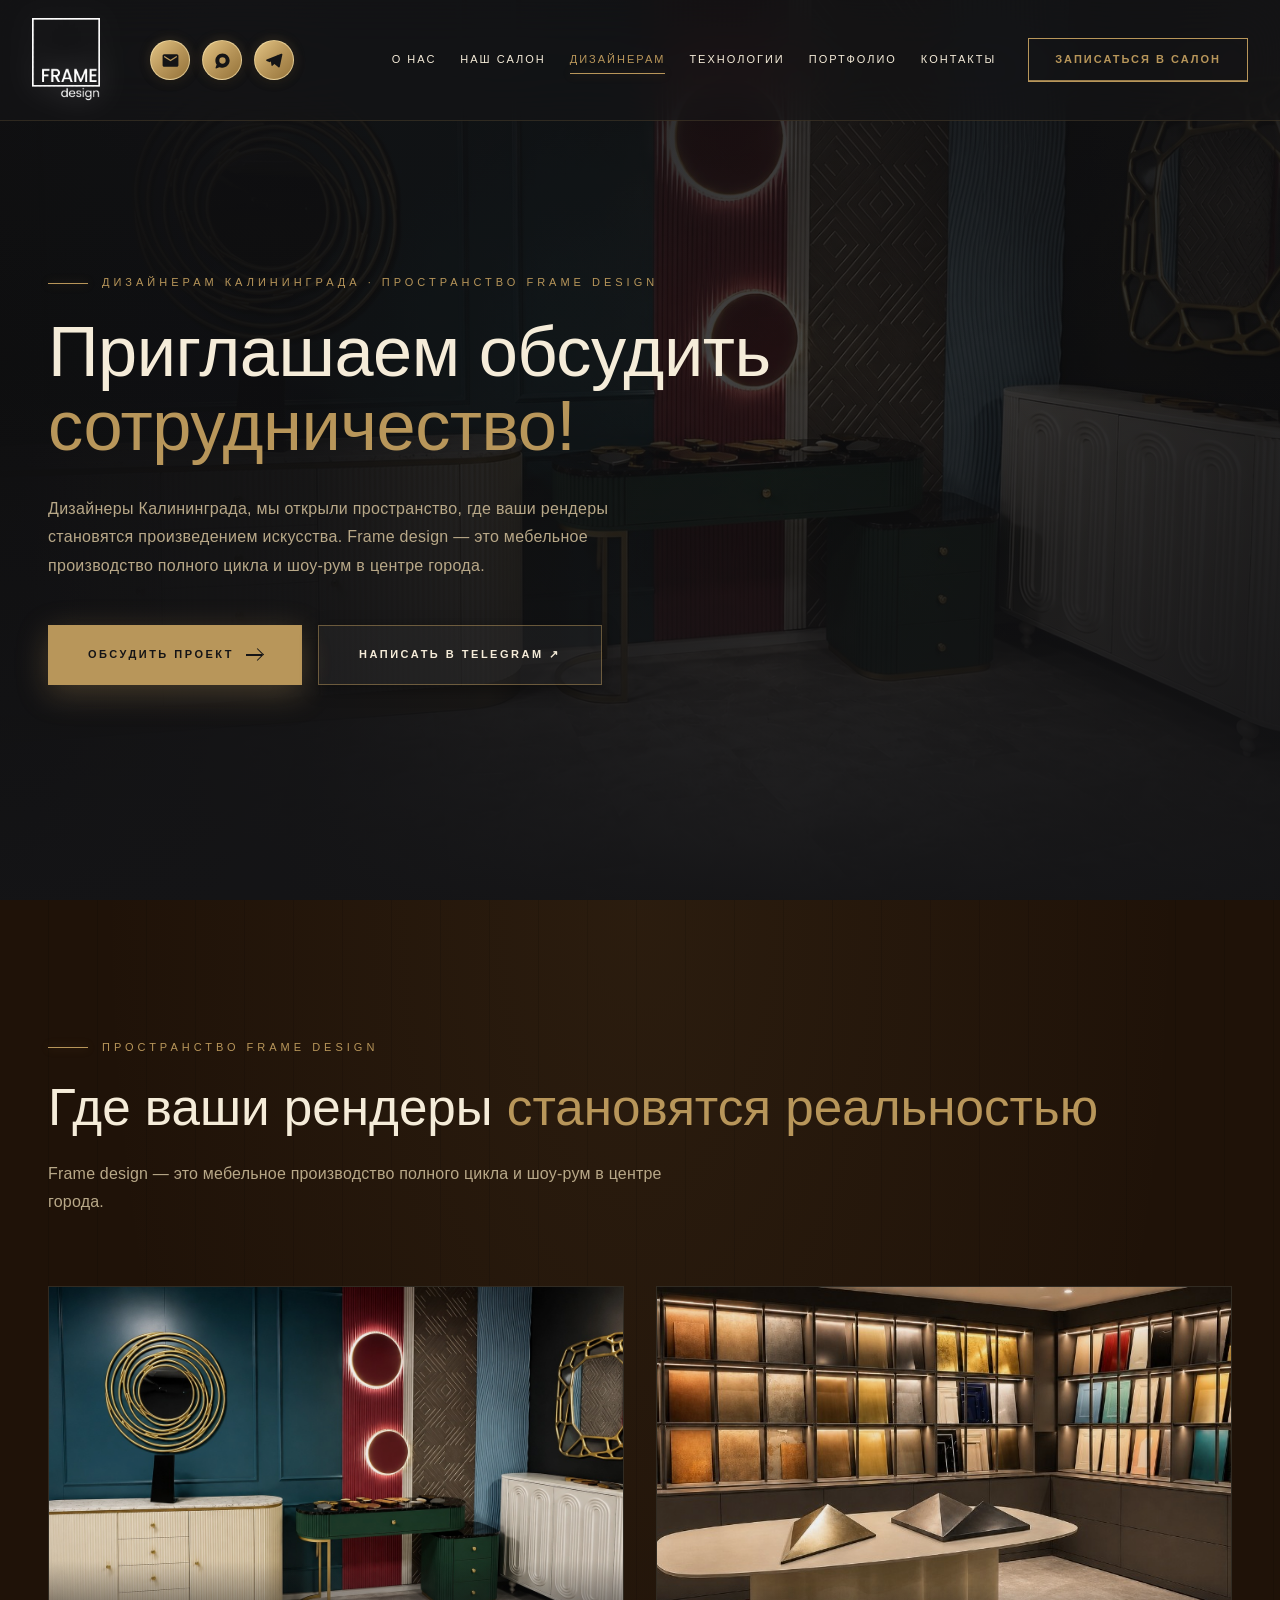
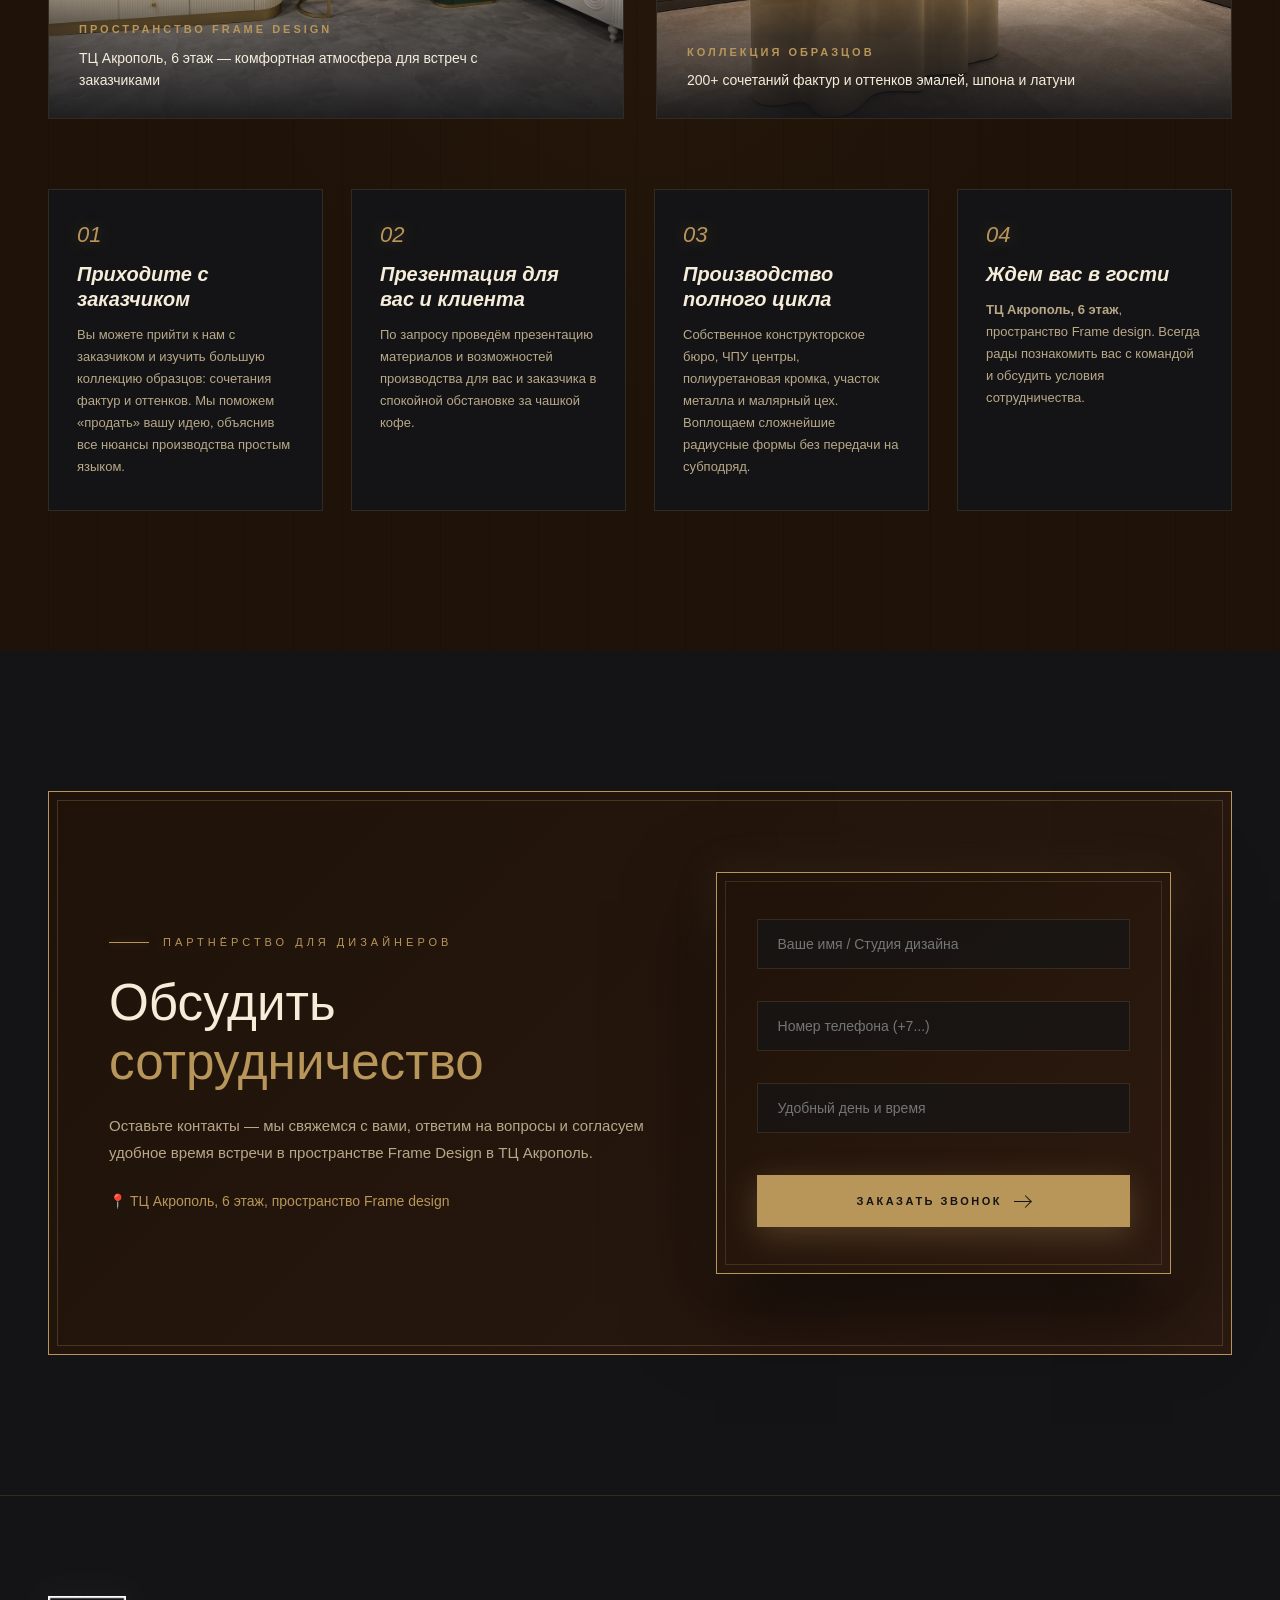
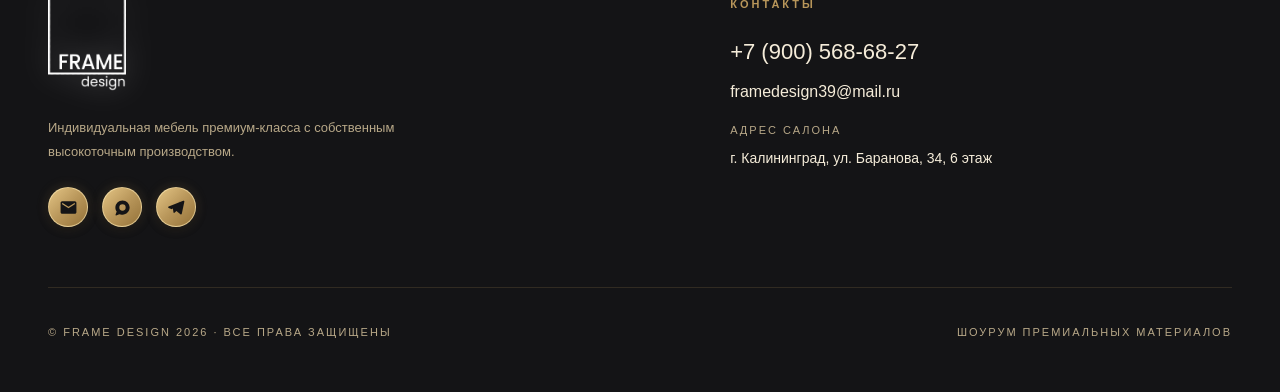
<file: designers.html>
<!DOCTYPE html>
<html lang="ru">
<head>
  <meta charset="UTF-8">
  <meta name="viewport" content="width=device-width, initial-scale=1.0">
  <meta name="format-detection" content="telephone=no">
  <title>Дизайнерам — FRAME DESIGN | Сотрудничество</title>

  <meta name="description" content="Пространство Frame Design в ТЦ Акрополь: производство полного цикла и шоурум в центре Калининграда. Приглашаем дизайнеров обсудить сотрудничество.">
  <meta property="og:title" content="Дизайнерам — FRAME DESIGN | Сотрудничество">
  <meta property="og:description" content="Пространство Frame Design в ТЦ Акрополь: производство полного цикла и шоурум в центре Калининграда. Приглашаем дизайнеров обсудить сотрудничество.">
  <meta property="og:url" content="https://framedesign39.ru/designers.html">
  <meta property="og:type" content="website">
  <link rel="canonical" href="https://framedesign39.ru/designers.html">
  
  <!-- Open Graph / Social Meta Tags -->
  <meta property="og:image" content="https://framedesign39.ru/images/showroom-kitchen-island-dark.jpg">
  <meta property="og:site_name" content="FRAME DESIGN">
  <meta name="twitter:card" content="summary_large_image">

  <!-- Favicons -->
  <link rel="icon" type="image/svg+xml" href="favicon.svg">
  <link rel="alternate icon" type="image/png" href="favicon.png">
  <link rel="apple-touch-icon" href="apple-touch-icon.png">
  <link rel="shortcut icon" href="favicon.ico">
  <link rel="manifest" href="site.webmanifest">
  <meta name="theme-color" content="#141416">
  <!-- Schema.org Structured Data -->
  <script type="application/ld+json">
  {
    "@context": "https://schema.org",
    "@type": "BreadcrumbList",
    "itemListElement": [
      { "@type": "ListItem", "position": 1, "name": "Главная", "item": "https://framedesign39.ru/" },
      { "@type": "ListItem", "position": 2, "name": "Дизайнерам", "item": "https://framedesign39.ru/designers.html" }
    ]
  }
  </script>


  <!-- Google Fonts -->
  <link rel="stylesheet" href="https://static.tildacdn.com/css/fonts-tildasans.css" type="text/css" media="all">
  <link rel="preconnect" href="https://fonts.googleapis.com">
  <link rel="preconnect" href="https://fonts.gstatic.com" crossorigin>
  <link href="https://fonts.googleapis.com/css2?family=Cormorant+Garamond:ital,wght@0,300;0,400;0,500;0,600;0,700;1,400;1,500;1,600&family=Inter:wght@300;400;500;600;700&display=swap" rel="stylesheet">

  <style>
    :root {
      --t-headline-font: 'TildaSans', Arial, sans-serif;
      --t-text-font: 'TildaSans', Arial, sans-serif;
      --chocolate-deep: #1f1208;
      --chocolate: #2d1a10;
      --chocolate-soft: #3d2618;
      --graphite: #141416;
      --graphite-soft: #1f1f22;
      --cream: #f5ecd9;
      --cream-soft: #ebe0c8;
      --cream-muted: #b8a888;
      --brass: #b8965a;
      --brass-light: #d4b078;
      --brass-soft: rgba(184, 150, 90, 0.5);
      --brass-glow: rgba(184, 150, 90, 0.35);
      --text-light: #f5ecd9;
      --text-muted: #8a7e6a;
      --text-dim: #5a5246;
      --border: rgba(184, 150, 90, 0.18);
    }

    * { margin: 0; padding: 0; box-sizing: border-box; }
    html { scroll-behavior: smooth; }
    body {
      background: var(--graphite);
      color: var(--text-light);
      font-family: var(--t-text-font);
      line-height: 1.6;
      overflow-x: hidden;
      -webkit-font-smoothing: antialiased;
    }

    .fd-page { position: relative; width: 100%; min-height: 100vh; }

    /* HEADER */
    .fd-header {
      position: fixed;
      top: 0; left: 0; right: 0;
      z-index: 1000;
      background: rgba(20, 20, 22, 0.7);
      backdrop-filter: blur(24px) saturate(180%);
      -webkit-backdrop-filter: blur(24px) saturate(180%);
      border-bottom: 1px solid var(--border);
      padding: 20px 0;
      transition: padding 0.4s cubic-bezier(0.4, 0, 0.2, 1), background 0.4s;
    }
    .fd-header__inner {
      max-width: 1440px;
      margin: 0 auto;
      padding: 0 48px;
      display: flex;
      align-items: center;
      gap: 30px;
    }
    .fd-logo {
      font-family: var(--t-headline-font);
      font-size: 26px;
      letter-spacing: 6px;
      color: var(--brass);
      font-weight: 500;
      flex-shrink: 0;
      text-decoration: none;
      text-shadow: 0 0 24px var(--brass-glow);
      transition: text-shadow 0.5s;
      position: relative;
    }
    .fd-logo::before {
      content: '';
      position: absolute;
      left: -16px;
      top: 50%;
      transform: translateY(-50%);
      width: 4px;
      height: 4px;
      background: var(--brass);
      border-radius: 50%;
      box-shadow: 0 0 10px var(--brass-glow);
    }
    .fd-logo:hover {
      text-shadow: 0 0 10px var(--brass-light), 0 0 24px var(--brass-glow), 0 0 48px var(--brass-glow);
    }
    .fd-logo span {
      display: block;
      font-size: 9px;
      letter-spacing: 8px;
      color: var(--text-muted);
      margin-top: 4px;
      text-shadow: none;
      font-weight: 400;
    }
    .fd-header__right {
      display: flex;
      align-items: center;
      gap: 32px;
      margin-left: auto;
    }
    .fd-nav-right {
      display: flex;
      gap: 32px;
      align-items: center;
    }
    .fd-nav__link {
      font-family: var(--t-text-font);
      font-size: 11px;
      letter-spacing: 2px;
      font-weight: 500;
      color: var(--text-light);
      text-transform: uppercase;
      text-decoration: none;
      position: relative;
      cursor: pointer;
      padding: 6px 0;
      transition: color 0.3s;
    }
    .fd-nav__link::after {
      content: '';
      position: absolute;
      bottom: 0;
      left: 50%;
      width: 0;
      height: 1px;
      background: var(--brass);
      box-shadow: 0 0 10px var(--brass-glow);
      transition: width 0.4s cubic-bezier(0.4, 0, 0.2, 1), left 0.4s;
    }
    .fd-nav__link:hover, .fd-nav__link.active { color: var(--brass); }
    .fd-nav__link:hover::after, .fd-nav__link.active::after { width: 100%; left: 0; }

    .fd-nav__link--has-dropdown { position: relative; }
    .fd-nav__link--has-dropdown::before {
      content: '';
      display: inline-block;
      width: 4px;
      height: 4px;
      border-right: 1px solid currentColor;
      border-bottom: 1px solid currentColor;
      transform: rotate(45deg);
      margin-left: 10px;
      vertical-align: middle;
      margin-bottom: 3px;
      transition: transform 0.3s;
    }
    .fd-nav__link--has-dropdown:hover::before {
      transform: rotate(-135deg);
      margin-bottom: -1px;
    }
    .fd-dropdown {
      position: absolute;
      top: calc(100% + 20px);
      right: 0;
      background: rgba(20, 20, 22, 0.98);
      backdrop-filter: blur(20px);
      border: 1px solid var(--border);
      padding: 24px 32px;
      min-width: 240px;
      opacity: 0;
      visibility: hidden;
      transform: translateY(10px);
      transition: all 0.3s;
      box-shadow: 0 30px 60px rgba(0,0,0,0.7), 0 0 40px rgba(184, 150, 90, 0.08);
    }
    .fd-nav__link--has-dropdown:hover .fd-dropdown {
      opacity: 1;
      visibility: visible;
      transform: translateY(0);
    }
    .fd-dropdown__item {
      display: block;
      padding: 12px 0;
      font-size: 12px;
      letter-spacing: 2px;
      color: var(--text-light);
      text-transform: uppercase;
      text-decoration: none;
      border-bottom: 1px solid rgba(184, 150, 90, 0.08);
      transition: all 0.3s;
      font-weight: 500;
    }
    .fd-dropdown__item:hover {
      color: var(--brass);
      padding-left: 12px;
      text-shadow: 0 0 12px var(--brass-glow);
    }

    .fd-cta {
      font-family: var(--t-text-font);
      font-size: 11px;
      letter-spacing: 2px;
      font-weight: 600;
      padding: 14px 26px;
      border: 1px solid var(--brass);
      color: var(--brass);
      background: transparent;
      text-transform: uppercase;
      text-decoration: none;
      cursor: pointer;
      transition: all 0.4s;
      white-space: nowrap;
      position: relative;
      overflow: hidden;
    }
    .fd-cta::before {
      content: '';
      position: absolute;
      inset: 0;
      background: var(--brass);
      transform: translateY(100%);
      transition: transform 0.4s;
      z-index: -1;
    }
    .fd-cta:hover { color: var(--graphite); box-shadow: 0 8px 24px rgba(184, 150, 90, 0.25), 0 0 30px var(--brass-glow); }
    .fd-cta:hover::before { transform: translateY(0); }

    /* BURGER & MOBILE DRAWER */
    .fd-burger-btn {
      display: none;
      flex-direction: column;
      justify-content: space-between;
      width: 32px;
      height: 20px;
      background: transparent;
      border: none;
      cursor: pointer;
      padding: 0;
      z-index: 1000;
      position: relative;
    }
    .fd-burger-btn span { width: 100%; height: 2px; background: var(--brass); transition: all 0.3s; }
    .fd-burger-btn.is-active span:nth-child(1) { transform: translateY(9px) rotate(45deg); }
    .fd-burger-btn.is-active span:nth-child(2) { opacity: 0; }
    .fd-burger-btn.is-active span:nth-child(3) { transform: translateY(-9px) rotate(-45deg); }

    .fd-mobile-drawer {
      position: fixed;
      inset: 0;
      background: #141416;
      z-index: 999;
      display: flex;
      flex-direction: column;
      justify-content: center;
      align-items: center;
      gap: 28px;
      opacity: 0;
      visibility: hidden;
      transition: all 0.4s;
    }
    .fd-mobile-drawer.is-open { opacity: 1; visibility: visible; }
    .fd-mobile-link {
      font-family: var(--t-headline-font);
      font-size: 28px;
      font-style: normal;
      color: var(--cream);
      text-decoration: none;
      letter-spacing: 2px;
      transition: color 0.3s;
    }
    .fd-mobile-link:hover, .fd-mobile-link.active { color: var(--brass); }

    /* HERO */
    .fd-hero {
      position: relative;
      min-height: 85vh;
      display: flex;
      flex-direction: column;
      justify-content: flex-end;
      padding: 180px 48px 100px;
      overflow: hidden;
      background: var(--graphite);
    }
    .fd-hero__bg {
      position: absolute;
      top: 0; right: 0; bottom: 0; left: 0;
      background-image: url('images/salon-logo-wall.jpg');
      background-size: cover;
      background-position: center;
      z-index: 0;
      transform: scale(1.05);
      filter: brightness(0.7);
    }
    .fd-hero__bg::after {
      content: '';
      position: absolute;
      inset: 0;
      background: linear-gradient(90deg,
        var(--graphite) 0%,
        rgba(20, 20, 22, 0.94) 25%,
        rgba(20, 20, 22, 0.65) 60%,
        rgba(20, 20, 22, 0.85) 100%
      );
    }
    .fd-hero::before {
      content: '';
      position: absolute;
      inset: 0;
      background: linear-gradient(180deg, rgba(20, 20, 22, 0.4) 0%, transparent 40%, rgba(20, 20, 22, 0.95) 100%);
      z-index: 1;
      pointer-events: none;
    }
    .fd-hero__inner {
      position: relative;
      z-index: 3;
      max-width: 1440px;
      margin: 0 auto;
      width: 100%;
    }
    .fd-eyebrow {
      font-family: var(--t-text-font);
      font-size: 11px;
      letter-spacing: 4px;
      font-weight: 500;
      color: var(--brass);
      text-transform: uppercase;
      margin-bottom: 24px;
      display: flex;
      align-items: center;
      gap: 14px;
    }
    .fd-eyebrow::before {
      content: '';
      width: 40px;
      height: 1px;
      background: var(--brass);
      box-shadow: 0 0 10px var(--brass-glow);
    }
    .fd-hero__title {
      font-family: var(--t-headline-font);
      font-size: clamp(38px, 5.5vw, 76px);
      line-height: 1.05;
      color: var(--cream);
      font-weight: 400;
      margin-bottom: 32px;
      max-width: 960px;
      letter-spacing: -0.5px;
      font-style: normal;
    }
    .fd-hero__title--accent {
      color: var(--brass);
      font-style: normal;
      font-weight: 500;
      display: inline-block;
    }
    .fd-hero__subtitle {
      font-family: var(--t-text-font);
      font-size: 16px;
      font-weight: 400;
      line-height: 1.8;
      color: var(--cream-muted);
      margin-bottom: 44px;
      max-width: 640px;
      letter-spacing: 0.3px;
    }

    /* SHOWROOM EXHIBITS */
    .fd-exhibits {
      position: relative;
      padding: 140px 48px;
      background: var(--chocolate-deep);
      background-image:
        repeating-linear-gradient(90deg, transparent 0, transparent 48px, rgba(0,0,0,0.12) 48px, rgba(0,0,0,0.12) 49px),
        radial-gradient(ellipse at 50% 0%, rgba(184, 150, 90, 0.08) 0%, transparent 60%);
    }
    .fd-exhibits__inner {
      max-width: 1440px;
      margin: 0 auto;
    }
    .fd-section-head {
      display: flex;
      justify-content: space-between;
      align-items: flex-end;
      margin-bottom: 70px;
      gap: 30px;
      flex-wrap: wrap;
    }
    .fd-section-title {
      font-family: var(--t-headline-font);
      font-size: clamp(32px, 4vw, 54px);
      color: var(--cream);
      font-weight: 400;
      font-style: normal;
      line-height: 1.1;
    }
    .fd-section-title span {
      color: var(--brass);
      font-style: normal;
      font-weight: 500;
    }
    .fd-exhibits-grid {
      display: grid;
      grid-template-columns: repeat(3, 1fr);
      gap: 32px;
    }
    .fd-exhibit-card {
      background: var(--graphite);
      border: 1px solid var(--border);
      overflow: hidden;
      position: relative;
      transition: transform 0.5s cubic-bezier(0.4, 0, 0.2, 1), box-shadow 0.5s;
    }
    .fd-exhibit-card::before {
      content: '';
      position: absolute;
      inset: 0;
      border: 1px solid var(--brass);
      opacity: 0;
      transition: opacity 0.5s;
      z-index: 2;
      pointer-events: none;
    }
    .fd-exhibit-card:hover {
      transform: translateY(-8px);
      box-shadow: 0 30px 80px rgba(0,0,0,0.7), 0 0 35px rgba(184, 150, 90, 0.15);
    }
    .fd-exhibit-card:hover::before { opacity: 1; }
    .fd-exhibit-card__img {
      aspect-ratio: 4/3;
      overflow: hidden;
      background: var(--chocolate);
    }
    .fd-exhibit-card__img img {
      width: 100%;
      height: 100%;
      object-fit: cover;
      transition: transform 1.2s;
    }
    .fd-exhibit-card:hover .fd-exhibit-card__img img { transform: scale(1.1); }
    .fd-exhibit-card__body {
      padding: 32px 28px;
    }
    .fd-exhibit-card__title {
      font-family: var(--t-headline-font);
      font-size: 24px;
      color: var(--cream);
      font-style: normal;
      margin-bottom: 12px;
    }
    .fd-exhibit-card__text {
      font-size: 13px;
      color: var(--cream-muted);
      line-height: 1.7;
    }

    /* BUTTONS */
    .fd-btn {
      font-family: var(--t-text-font);
      font-size: 11px;
      letter-spacing: 2.5px;
      font-weight: 600;
      padding: 20px 40px;
      border: none;
      text-transform: uppercase;
      cursor: pointer;
      transition: all 0.4s cubic-bezier(0.4, 0, 0.2, 1);
      display: inline-flex;
      align-items: center;
      gap: 12px;
      text-decoration: none;
      position: relative;
      overflow: hidden;
    }
    .fd-btn--primary {
      background: var(--brass);
      color: var(--graphite);
      box-shadow: 0 8px 32px rgba(184, 150, 90, 0.3);
    }
    
    .fd-btn--outline {
      background: rgba(255, 255, 255, 0.04) !important;
      color: var(--cream) !important;
      border: 1px solid rgba(184, 150, 90, 0.5) !important;
      text-decoration: none !important;
      backdrop-filter: blur(10px);
      -webkit-backdrop-filter: blur(10px);
      box-shadow: 0 4px 16px rgba(0, 0, 0, 0.4);
    }
    .fd-btn--outline:hover {
      background: rgba(184, 150, 90, 0.15) !important;
      border-color: var(--brass) !important;
      color: var(--brass-light) !important;
      box-shadow: 0 0 25px rgba(184, 150, 90, 0.35) !important;
      transform: translateY(-2px);
    }

    .fd-btn--primary:hover {
      background: var(--brass-light);
      transform: translateY(-2px);
      box-shadow: 0 16px 40px rgba(184, 150, 90, 0.45), 0 0 50px var(--brass-glow);
    }
    .fd-btn__arrow {
      display: inline-block;
      width: 16px;
      height: 1.5px;
      background: currentColor;
      position: relative;
      transition: width 0.3s;
    }
    .fd-btn:hover .fd-btn__arrow { width: 22px; }
    .fd-btn__arrow::after {
      content: '';
      position: absolute;
      right: 0;
      top: -4px;
      width: 8px;
      height: 8px;
      border-top: 1.5px solid currentColor;
      border-right: 1.5px solid currentColor;
      transform: rotate(45deg);
    }

    /* VISIT FORM */
    .fd-visit {
      position: relative;
      padding: 140px 48px;
      background: var(--graphite);
    }
    .fd-visit__card {
      max-width: 1200px;
      margin: 0 auto;
      background: linear-gradient(135deg, rgba(31, 18, 8, 0.9) 0%, rgba(45, 26, 16, 0.9) 100%);
      border: 1px solid var(--brass);
      padding: 80px 60px;
      display: grid;
      grid-template-columns: 1fr 1fr;
      gap: 60px;
      align-items: center;
      position: relative;
    }
    .fd-visit__card::before {
      content: '';
      position: absolute;
      inset: 8px;
      border: 1px solid rgba(184, 150, 90, 0.25);
      pointer-events: none;
    }
    .fd-field {
      width: 100%;
      background: rgba(20, 20, 22, 0.7);
      border: 1px solid var(--border);
      padding: 16px 20px;
      color: var(--cream);
      font-size: 14px;
      outline: none;
      transition: all 0.3s;
      font-family: var(--t-text-font);
      margin-bottom: 16px;
    }
    .fd-field:focus { border-color: var(--brass); box-shadow: 0 0 15px var(--brass-glow); }

    /* FOOTER */
    .fd-footer {
      background: var(--graphite);
      padding: 100px 48px 50px;
      border-top: 1px solid var(--border);
      position: relative;
    }
    .fd-footer__inner {
      max-width: 1440px;
      margin: 0 auto;
      display: grid;
      grid-template-columns: 1.2fr 1fr;
      gap: 80px;
      margin-bottom: 60px;
    }
    .fd-footer__logo {
      font-family: var(--t-headline-font);
      font-size: 28px;
      letter-spacing: 6px;
      color: var(--brass);
      font-weight: 500;
      margin-bottom: 24px;
      text-shadow: 0 0 24px var(--brass-glow);
      font-style: normal;
    }
    .fd-footer__logo span {
      display: block;
      font-size: 9px;
      letter-spacing: 8px;
      color: var(--text-muted);
      margin-top: 6px;
      font-style: normal;
      font-weight: 400;
    }
    .fd-footer__about {
      font-size: 13px;
      line-height: 1.8;
      color: var(--cream-muted);
      margin-bottom: 24px;
      max-width: 420px;
    }
    .fd-footer__socials { display: flex; gap: 14px; }
    .fd-social {
      width: 36px; height: 36px;
      border: 1px solid var(--border);
      display: flex; align-items: center; justify-content: center;
      border-radius: 50%;
      color: var(--cream-muted);
      font-size: 11px;
      font-weight: 600;
      text-decoration: none;
      transition: all 0.4s;
    }
    .fd-social:hover {
      border-color: var(--brass);
      background: var(--brass);
      color: var(--graphite);
      box-shadow: 0 0 24px var(--brass-glow);
      transform: translateY(-2px);
    }
    .fd-footer__col-title {
      font-size: 11px;
      letter-spacing: 3px;
      font-weight: 600;
      color: var(--brass);
      text-transform: uppercase;
      margin-bottom: 24px;
    }
    .fd-footer__contact {
      font-family: var(--t-headline-font);
      font-size: 22px;
      font-style: normal;
      color: var(--cream);
      margin-bottom: 16px;
      font-weight: 500;
    }
    .fd-footer__bottom {
      max-width: 1440px;
      margin: 0 auto;
      padding-top: 36px;
      border-top: 1px solid var(--border);
      display: flex;
      justify-content: space-between;
      align-items: center;
      color: var(--cream-muted);
      font-size: 11px;
      letter-spacing: 2px;
      text-transform: uppercase;
    }

    
/* HERO IMMEDIATE ENTRANCE */
.fd-hero .fd-fade {
  opacity: 1;
  transform: translateY(0);
  animation: heroFadeIn 0.8s cubic-bezier(0.4, 0, 0.2, 1) both;
}
.fd-hero__inner .fd-fade:nth-child(1) { animation-delay: 0.05s; }
.fd-hero__inner .fd-fade:nth-child(2) { animation-delay: 0.2s; }
.fd-hero__inner .fd-fade:nth-child(3) { animation-delay: 0.35s; }
.fd-hero__inner .fd-fade:nth-child(4) { animation-delay: 0.5s; }
.fd-hero__features .fd-fade:nth-child(1) { animation-delay: 0.4s; }
.fd-hero__features .fd-fade:nth-child(2) { animation-delay: 0.55s; }
.fd-hero__features .fd-fade:nth-child(3) { animation-delay: 0.7s; }

@keyframes heroFadeIn {
  from {
    opacity: 0;
    transform: translateY(20px);
  }
  to {
    opacity: 1;
    transform: translateY(0);
  }
}

/* ANIMATIONS */
    .fd-fade {
      opacity: 0;
      transform: translateY(30px);
      transition: opacity 1s cubic-bezier(0.4, 0, 0.2, 1), transform 1s cubic-bezier(0.4, 0, 0.2, 1);
    }
    .fd-fade.is-visible { opacity: 1; transform: translateY(0); }

    /* RESPONSIVE */
    @media (max-width: 1200px) {
      .fd-exhibits-grid { grid-template-columns: repeat(2, 1fr); }
      .fd-visit__card { grid-template-columns: 1fr; }
      .fd-nav-right { gap: 20px; }
    }
    @media (max-width: 960px) {
      .fd-header__inner { padding: 0 24px; }
      .fd-hero, .fd-exhibits, .fd-visit, .fd-footer { padding: 90px 24px; }
      .fd-visit__card { padding: 50px 24px; }
      .fd-footer__inner { grid-template-columns: 1fr; gap: 50px; }
      .fd-nav-right { display: none; }
      .fd-burger-btn { display: flex; }
    }
    @media (max-width: 640px) {
      .fd-exhibits-grid { grid-template-columns: 1fr; }
      .fd-btn { width: 100%; justify-content: center; }
      .fd-footer__bottom { flex-direction: column; gap: 12px; text-align: center; }
    }
  
/* TEL / EMAIL LINK OVERRIDES FOR MOBILE SAFARI */
a[href^="tel"],
a[href^="mailto"],
.fd-footer__contact,
.fd-phone-link {
  color: var(--cream) !important;
  -webkit-text-fill-color: var(--cream) !important;
  text-decoration: none !important;
  font-family: inherit;
  transition: color 0.3s, text-shadow 0.3s;
}
a[href^="tel"]:hover,
a[href^="mailto"]:hover,
.fd-footer__contact:hover,
.fd-phone-link:hover {
  color: var(--brass) !important;
  -webkit-text-fill-color: var(--brass) !important;
  text-shadow: 0 0 14px var(--brass-glow);
}


/* ========================================================
   UNIFIED MOBILE RESPONSIVE MASTER RULES (PIXEL PERFECT)
   ======================================================== */
@media (max-width: 960px) {
  .fd-header {
    padding: 14px 0 !important;
  }
  .fd-header__inner {
    padding: 0 20px !important;
    display: flex !important;
    justify-content: space-between !important;
    align-items: center !important;
  }
  .fd-header__right {
    margin-left: auto !important;
    display: flex !important;
    align-items: center !important;
    gap: 16px !important;
  }
  .fd-nav-right {
    display: none !important;
  }
  .fd-cta {
    display: none !important;
  }
  .fd-burger-btn {
    display: flex !important;
  }

  /* HERO PADDING & CLEARANCE - NEVER OVERLAPS WITH HEADER */
  .fd-hero {
    padding: 130px 20px 60px !important;
    min-height: auto !important;
  }
  .fd-hero__eyebrow {
    font-size: 10px !important;
    letter-spacing: 2.5px !important;
    margin-bottom: 18px !important;
    display: flex !important;
    align-items: center !important;
    gap: 10px !important;
  }
  .fd-hero__eyebrow::before {
    width: 24px !important;
  }
  .fd-hero__title {
    font-size: clamp(26px, 7vw, 36px) !important;
    line-height: 1.15 !important;
    margin-bottom: 20px !important;
    font-style: normal !important;
  }
  .fd-hero__subtitle {
    font-size: 13px !important;
    line-height: 1.7 !important;
    margin-bottom: 28px !important;
    max-width: 100% !important;
  }
  .fd-hero__buttons {
    display: flex !important;
    flex-direction: column !important;
    width: 100% !important;
    gap: 12px !important;
  }
  .fd-hero__buttons .fd-btn {
    width: 100% !important;
    justify-content: center !important;
    padding: 16px 20px !important;
    font-size: 11px !important;
  }
  .fd-hero__features {
    display: grid !important;
    grid-template-columns: 1fr !important;
    gap: 24px !important;
    margin-top: 40px !important;
    padding-top: 30px !important;
  }

  /* SECTIONS */
  .fd-about, .fd-categories, .fd-invite, .fd-salon-exp, .fd-central-wall, .fd-specs, .fd-steps, .fd-contacts-section, .fd-portfolio-section, .fd-tech-pillars {
    padding: 60px 20px !important;
  }
  .fd-about__inner {
    display: grid !important;
    grid-template-columns: 1fr !important;
    gap: 40px !important;
  }
  .fd-about__images {
    display: grid !important;
    grid-template-columns: 1fr !important;
    gap: 16px !important;
  }
  .fd-stats {
    padding: 50px 20px !important;
  }
  .fd-stats__inner {
    display: grid !important;
    grid-template-columns: repeat(2, 1fr) !important;
    gap: 16px !important;
  }
  .fd-stat {
    padding: 16px 10px !important;
    text-align: center !important;
  }
  .fd-stat__num {
    font-size: 40px !important;
  }
  .fd-categories__grid {
    display: grid !important;
    grid-template-columns: 1fr !important;
    gap: 20px !important;
  }
  .fd-invite__card {
    display: grid !important;
    grid-template-columns: 1fr !important;
    padding: 40px 20px !important;
    text-align: center !important;
    gap: 30px !important;
  }
  .fd-invite__eyebrow {
    justify-content: center !important;
  }
  .fd-invite__seal {
    margin: 0 auto !important;
    width: 130px !important;
    height: 130px !important;
  }
  .fd-footer {
    padding: 60px 20px 30px !important;
  }
  .fd-footer__inner {
    display: grid !important;
    grid-template-columns: 1fr !important;
    gap: 40px !important;
  }
  
  /* CONTACTS / MAP / FORM */
  .fd-contacts-grid {
    display: grid !important;
    grid-template-columns: 1fr !important;
    gap: 30px !important;
  }
  .fd-contact-card {
    padding: 30px 20px !important;
  }
  .fd-book-form {
    padding: 30px 20px !important;
  }
  .fd-route-buttons {
    display: flex !important;
    flex-direction: column !important;
    width: 100% !important;
    gap: 10px !important;
  }
  .fd-route-btn {
    width: 100% !important;
    justify-content: center !important;
  }
  .fd-map-wrap iframe {
    height: 320px !important;
  }

  /* PORTFOLIO GRID & FILTERS */
  .fd-portfolio-filters {
    display: flex !important;
    overflow-x: auto !important;
    flex-wrap: nowrap !important;
    justify-content: flex-start !important;
    padding-bottom: 12px !important;
    -webkit-overflow-scrolling: touch !important;
    gap: 10px !important;
  }
  .fd-portfolio-filters::-webkit-scrollbar { display: none; }
  .fd-filter-btn {
    flex-shrink: 0 !important;
    padding: 10px 18px !important;
    font-size: 11px !important;
  }
  .fd-portfolio-grid {
    display: grid !important;
    grid-template-columns: 1fr !important;
    gap: 24px !important;
  }

  /* TECHNOLOGIES HUD SCANNER */
  .fd-scanner-box {
    height: 280px !important;
  }
  .fd-tech-pillars-grid {
    display: grid !important;
    grid-template-columns: 1fr !important;
    gap: 20px !important;
  }
}

@media (max-width: 480px) {
  .fd-logo {
    font-size: 20px !important;
    letter-spacing: 4px !important;
  }
  .fd-logo::before {
    left: -12px !important;
    width: 3px !important;
    height: 3px !important;
  }
  .fd-logo span {
    font-size: 7px !important;
    letter-spacing: 5px !important;
  }
  .fd-stats__inner {
    grid-template-columns: 1fr !important;
  }
}


/* 100% FULL-SCREEN VIEWPORT HERO (PC, TABLET, MOBILE) */
.fd-hero {
  position: relative;
  height: 100dvh;
  min-height: 100svh;
  display: flex;
  flex-direction: column;
  justify-content: flex-end;
  padding: 120px 48px 60px;
  overflow: hidden;
  background: var(--graphite);
}

@media (max-width: 960px) {
  .fd-hero {
    height: 100dvh !important;
    min-height: 100svh !important;
    max-height: 100dvh !important;
    padding: 85px 20px 35px !important;
    display: flex !important;
    flex-direction: column !important;
    justify-content: flex-end !important;
    box-sizing: border-box !important;
  }
  .fd-hero__inner {
    margin: 0 !important;
    width: 100% !important;
  }
  .fd-hero__eyebrow {
    font-size: 10px !important;
    letter-spacing: 2px !important;
    margin-bottom: 12px !important;
  }
  .fd-hero__title {
    font-size: clamp(24px, 6.5vw, 32px) !important;
    line-height: 1.15 !important;
    margin-bottom: 14px !important;
  }
  .fd-hero__subtitle {
    font-size: 12px !important;
    line-height: 1.5 !important;
    margin-bottom: 20px !important;
    max-width: 100% !important;
    opacity: 0.85;
  }
  .fd-hero__buttons {
    display: flex !important;
    flex-direction: column !important;
    width: 100% !important;
    gap: 10px !important;
    margin-bottom: 0 !important;
  }
  .fd-hero__buttons .fd-btn {
    width: 100% !important;
    justify-content: center !important;
    padding: 14px 18px !important;
    font-size: 10px !important;
    letter-spacing: 2px !important;
  }
  .fd-hero__features {
    display: none !important;
  }
}

</style>

  <noscript>
    <style>
      /* Без JS блоки .fd-fade никогда не получат is-visible — показываем их сразу. */
      .fd-fade { opacity: 1 !important; transform: none !important; }
    </style>
  </noscript>
  <link rel="stylesheet" href="assets/fd-common.css?v=20260828i">
</head>
<body>
  <a class="fd-skip-link" href="#main-content">Перейти к содержимому</a>

<div class="fd-page">

  <!-- HEADER -->
  <header class="fd-header">
    <div class="fd-header__inner">
      <a href="index.html" class="fd-logo"><img src="images/frame-logo-white.png" alt="FRAME DESIGN" class="fd-logo__img" width="760" height="938" decoding="async"></a>
      <div class="fd-header__contacts">
        <div class="fd-header__social-btns">
          <a href="mailto:framedesign39@mail.ru" class="fd-head-btn fd-head-btn--mail" title="Написать на Email" aria-label="Email">
            <svg viewBox="0 0 24 24" width="19" height="19"><path d="M20 4H4c-1.1 0-2 .9-2 2v12c0 1.1.9 2 2 2h16c1.1 0 2-.9 2-2V6c0-1.1-.9-2-2-2zm0 4l-8 5-8-5V6l8 5 8-5v2z"/></svg>
          </a>
          <a href="https://web.max.ru/461819052" target="_blank" rel="noopener noreferrer" class="fd-head-btn fd-head-btn--max" title="MAX" aria-label="MAX">
            <svg viewBox="0 0 24 24" width="19" height="19"><path fill-rule="evenodd" clip-rule="evenodd" d="M12 3C7.03 3 3 7.03 3 12c0 1.94.61 3.73 1.66 5.2L3.2 21.2a.6.6 0 0 0 .76.76l3.96-1.44A8.96 8.96 0 0 0 12 21c4.97 0 9-4.03 9-9s-4.03-9-9-9zm0 5a4 4 0 1 0 0 8 4 4 0 0 0 0-8z"/></svg>
          </a>
          <a href="https://t.me/+79005686827" target="_blank" rel="noopener noreferrer" class="fd-head-btn fd-head-btn--tg" title="Написать в Telegram" aria-label="Telegram">
            <svg viewBox="0 0 24 24" width="19" height="19"><path d="M2.1 10.8l18.4-7.2c.8-.3 1.7.4 1.4 1.2l-3.2 15.1c-.2.8-1.1 1.1-1.7.6l-5.1-4.2-2.5 2.4c-.4.4-1.1.2-1.2-.4l-.9-5.9 10.6-9.6L6.2 14.1l-4.1-1.4c-.8-.3-.8-1.4 0-1.9z"/></svg>
          </a>
        </div>
      </div>
      <div class="fd-header__right">
        <nav class="fd-nav-right">
          <a href="about.html" class="fd-nav__link">О нас</a>
          <a href="salon.html" class="fd-nav__link">Наш салон</a>
          <a href="designers.html" class="fd-nav__link active">Дизайнерам</a>
          <a href="technologies.html" class="fd-nav__link">Технологии</a>
          <a href="portfolio.html" class="fd-nav__link">Портфолио</a>
          <a href="contacts.html" class="fd-nav__link">Контакты</a>
        </nav>
        <a href="#visit" class="fd-cta">Записаться в салон</a>
        <button class="fd-burger-btn" id="burgerBtn" aria-label="Открыть меню">
          <span></span><span></span><span></span>
        </button>
      </div>
    </div>
  </header>

  <!-- MOBILE DRAWER -->
  <div class="fd-mobile-drawer" id="mobileDrawer">
    <a href="index.html" class="fd-mobile-link" onclick="closeDrawer()">Главная</a>
    <a href="about.html" class="fd-mobile-link" onclick="closeDrawer()">О нас</a>
    <a href="salon.html" class="fd-mobile-link" onclick="closeDrawer()">Наш салон</a>
    <a href="designers.html" class="fd-mobile-link active" onclick="closeDrawer()">Дизайнерам</a>
    <a href="technologies.html" class="fd-mobile-link" onclick="closeDrawer()">Технологии</a>
    <a href="portfolio.html" class="fd-mobile-link" onclick="closeDrawer()">Портфолио</a>
    <a href="contacts.html" class="fd-mobile-link" onclick="closeDrawer()">Контакты</a>
    <a href="#visit" class="fd-btn fd-btn--primary" style="margin-top: 20px;" onclick="closeDrawer()">
      Записаться в салон <span class="fd-btn__arrow"></span>
    </a>
      <div class="fd-mobile-contacts" style="margin-top: 28px; display: flex; gap: 14px; align-items: center; justify-content: center;">
      <a href="mailto:framedesign39@mail.ru" class="fd-head-btn fd-head-btn--mail" aria-label="Email">
        <svg viewBox="0 0 24 24" width="19" height="19"><path d="M20 4H4c-1.1 0-2 .9-2 2v12c0 1.1.9 2 2 2h16c1.1 0 2-.9 2-2V6c0-1.1-.9-2-2-2zm0 4l-8 5-8-5V6l8 5 8-5v2z"/></svg>
      </a>
      <a href="https://web.max.ru/461819052" target="_blank" rel="noopener noreferrer" class="fd-head-btn fd-head-btn--max" aria-label="MAX">
        <svg viewBox="0 0 24 24" width="19" height="19"><path fill-rule="evenodd" clip-rule="evenodd" d="M12 3C7.03 3 3 7.03 3 12c0 1.94.61 3.73 1.66 5.2L3.2 21.2a.6.6 0 0 0 .76.76l3.96-1.44A8.96 8.96 0 0 0 12 21c4.97 0 9-4.03 9-9s-4.03-9-9-9zm0 5a4 4 0 1 0 0 8 4 4 0 0 0 0-8z"/></svg>
      </a>
      <a href="https://t.me/+79005686827" target="_blank" rel="noopener noreferrer" class="fd-head-btn fd-head-btn--tg" aria-label="Telegram">
        <svg viewBox="0 0 24 24" width="19" height="19"><path d="M2.1 10.8l18.4-7.2c.8-.3 1.7.4 1.4 1.2l-3.2 15.1c-.2.8-1.1 1.1-1.7.6l-5.1-4.2-2.5 2.4c-.4.4-1.1.2-1.2-.4l-.9-5.9 10.6-9.6L6.2 14.1l-4.1-1.4c-.8-.3-.8-1.4 0-1.9z"/></svg>
      </a>
    </div>
  </div>

  <main id="main-content" tabindex="-1">

  <!-- HERO -->
  <section class="fd-hero">
    <div class="fd-hero__bg"></div>
    <div class="fd-hero__inner">
      <div class="fd-eyebrow fd-fade">Дизайнерам Калининграда · Пространство Frame Design</div>
      <h1 class="fd-hero__title fd-fade">
        Приглашаем обсудить<br>
        <span class="fd-hero__title--accent">сотрудничество!</span>
      </h1>
      <p class="fd-hero__subtitle fd-fade">
        Дизайнеры Калининграда, мы открыли пространство, где ваши рендеры становятся произведением искусства. Frame design — это мебельное производство полного цикла и шоу-рум в центре города.
      </p>
      <div class="fd-fade" style="display: flex; gap: 16px; flex-wrap: wrap;">
        <a href="#collab" class="fd-btn fd-btn--primary">
          Обсудить проект <span class="fd-btn__arrow"></span>
        </a>
        <a href="https://t.me/+79005686827" target="_blank" rel="noopener noreferrer" class="fd-btn fd-btn--outline">
          Написать в Telegram ↗
        </a>
      </div>
    </div>
  </section>

  <!-- ДИЗАЙНЕРАМ: ВОЗМОЖНОСТИ И ФОТО -->
  <section class="fd-exhibits" id="collab">
    <div class="fd-exhibits__inner">
      <div class="fd-section-head">
        <div class="fd-fade">
          <div class="fd-eyebrow">Пространство Frame Design</div>
          <h2 class="fd-section-title">Где ваши рендеры <span>становятся реальностью</span></h2>
          <p class="fd-lead">
            Frame design — это мебельное производство полного цикла и шоу-рум в центре города.
          </p>
        </div>
      </div>

      <div class="fd-salon-photos">
        <figure class="fd-salon-photo fd-fade">
          <img src="images/salon-photo-1.jpg" alt="Пространство Frame Design в ТЦ Акрополь" loading="lazy" width="1536" height="1024" decoding="async">
          <figcaption>
            <span class="fd-salon-photo__label">Пространство Frame Design</span>
            <span class="fd-salon-photo__text">ТЦ Акрополь, 6 этаж — комфортная атмосфера для встреч с заказчиками</span>
          </figcaption>
        </figure>
        <figure class="fd-salon-photo fd-fade">
          <img src="images/salon-hero-bg.jpg" alt="Большая коллекция образцов Frame Design" loading="lazy" width="1024" height="576" decoding="async">
          <figcaption>
            <span class="fd-salon-photo__label">Коллекция образцов</span>
            <span class="fd-salon-photo__text">200+ сочетаний фактур и оттенков эмалей, шпона и латуни</span>
          </figcaption>
        </figure>
      </div>

      <div class="fd-notes">
        <div class="fd-note fd-fade">
          <div class="fd-note__mark">01</div>
          <h3 class="fd-note__title">Приходите с заказчиком</h3>
          <p class="fd-note__text">
            Вы можете прийти к нам с заказчиком и изучить большую коллекцию образцов: сочетания фактур и оттенков. Мы поможем «продать» вашу идею, объяснив все нюансы производства простым языком.
          </p>
        </div>
        <div class="fd-note fd-fade">
          <div class="fd-note__mark">02</div>
          <h3 class="fd-note__title">Презентация для вас и клиента</h3>
          <p class="fd-note__text">
            По запросу проведём презентацию материалов и возможностей производства для вас и заказчика в спокойной обстановке за чашкой кофе.
          </p>
        </div>
        <div class="fd-note fd-fade">
          <div class="fd-note__mark">03</div>
          <h3 class="fd-note__title">Производство полного цикла</h3>
          <p class="fd-note__text">
            Собственное конструкторское бюро, ЧПУ центры, полиуретановая кромка, участок металла и малярный цех. Воплощаем сложнейшие радиусные формы без передачи на субподряд.
          </p>
        </div>
        <div class="fd-note fd-fade">
          <div class="fd-note__mark">04</div>
          <h3 class="fd-note__title">Ждем вас в гости</h3>
          <p class="fd-note__text">
            <strong>ТЦ Акрополь, 6 этаж</strong>, пространство Frame design. Всегда рады познакомить вас с командой и обсудить условия сотрудничества.
          </p>
        </div>
      </div>
    </div>
  </section>

  <!-- COLLAB BOOKING FORM -->
  <section class="fd-visit" id="collab-form">
    <div class="fd-visit__card fd-fade">
      <div>
        <div class="fd-eyebrow">Партнёрство для дизайнеров</div>
        <h2 class="fd-section-title" style="margin-bottom: 20px;">
          Обсудить <span>сотрудничество</span>
        </h2>
        <p style="font-size: 15px; color: var(--cream-muted); line-height: 1.8; margin-bottom: 24px;">
          Оставьте контакты — мы свяжемся с вами, ответим на вопросы и согласуем удобное время встречи в пространстве Frame Design в ТЦ Акрополь.
        </p>
        <div style="color: var(--brass); font-size: 14px; font-weight: 500;">
          📍 ТЦ Акрополь, 6 этаж, пространство Frame design
        </div>
      </div>

      <form class="fd-booking__form" style="position: relative; z-index: 2;" action="send.php" method="POST" novalidate>
        <label class="fd-visually-hidden" for="fd-name">Ваше имя или название студии</label>
        <input type="text" id="fd-name" class="fd-field" name="name" placeholder="Ваше имя / Студия дизайна" autocomplete="organization" required>
        <label class="fd-visually-hidden" for="fd-phone">Номер телефона</label>
        <input type="tel" id="fd-phone" class="fd-field" name="phone" placeholder="Номер телефона (+7...)" autocomplete="tel" required>
        <label class="fd-visually-hidden" for="fd-when">Удобный день и время</label>
        <input type="text" id="fd-when" class="fd-field" name="when" placeholder="Удобный день и время">
        <button type="submit" class="fd-btn fd-btn--primary fd-booking__submit" style="width: 100%; justify-content: center; margin-top: 10px;">
          Заказать звонок <span class="fd-btn__arrow"></span>
        </button>
        <div class="fd-booking__done">
          Спасибо! Заявка принята — мы перезвоним вам в течение 15 минут.
        </div>
      </form>
    </div>
  </section>

  <!-- FOOTER -->
  </main>

  <footer class="fd-footer">
    <div class="fd-footer__inner">
      <div class="fd-fade">
        <a href="index.html" class="fd-footer__logo"><img src="images/frame-logo-white.png" alt="FRAME DESIGN" class="fd-logo__img" width="760" height="938" decoding="async"></a>
        <p class="fd-footer__about">
          Индивидуальная мебель премиум-класса с собственным высокоточным производством.
        </p>
        <div class="fd-footer__socials">
          <a href="mailto:framedesign39@mail.ru" class="fd-head-btn fd-head-btn--mail" title="Написать на Email" aria-label="Email">
            <svg viewBox="0 0 24 24" width="19" height="19"><path d="M20 4H4c-1.1 0-2 .9-2 2v12c0 1.1.9 2 2 2h16c1.1 0 2-.9 2-2V6c0-1.1-.9-2-2-2zm0 4l-8 5-8-5V6l8 5 8-5v2z"/></svg>
          </a>
          <a href="https://web.max.ru/461819052" target="_blank" rel="noopener noreferrer" class="fd-head-btn fd-head-btn--max" title="MAX" aria-label="MAX">
            <svg viewBox="0 0 24 24" width="19" height="19"><path fill-rule="evenodd" clip-rule="evenodd" d="M12 3C7.03 3 3 7.03 3 12c0 1.94.61 3.73 1.66 5.2L3.2 21.2a.6.6 0 0 0 .76.76l3.96-1.44A8.96 8.96 0 0 0 12 21c4.97 0 9-4.03 9-9s-4.03-9-9-9zm0 5a4 4 0 1 0 0 8 4 4 0 0 0 0-8z"/></svg>
          </a>
          <a href="https://t.me/+79005686827" target="_blank" rel="noopener noreferrer" class="fd-head-btn fd-head-btn--tg" title="Написать в Telegram" aria-label="Telegram">
            <svg viewBox="0 0 24 24" width="19" height="19"><path d="M2.1 10.8l18.4-7.2c.8-.3 1.7.4 1.4 1.2l-3.2 15.1c-.2.8-1.1 1.1-1.7.6l-5.1-4.2-2.5 2.4c-.4.4-1.1.2-1.2-.4l-.9-5.9 10.6-9.6L6.2 14.1l-4.1-1.4c-.8-.3-.8-1.4 0-1.9z"/></svg>
          </a>
        </div>
      </div>
      <div class="fd-fade">
        <div class="fd-footer__col-title">Контакты</div>
        <a href="tel:+79005686827" class="fd-footer__contact fd-phone-link" style="display:block;">+7 (900) 568-68-27</a>
        <a href="mailto:framedesign39@mail.ru" class="fd-footer__contact fd-phone-link" style="display:block; font-size: 16px; margin-bottom: 20px;">framedesign39@mail.ru</a>
        <div style="font-size: 11px; letter-spacing: 2px; color: var(--cream-muted); text-transform: uppercase; margin-bottom: 8px;">Адрес салона</div>
        <div style="color: var(--cream); font-size: 14px;">г. Калининград, ул. Баранова, 34, 6 этаж</div>
      </div>
    </div>
    <div class="fd-footer__bottom">
      <div>© FRAME DESIGN 2026 · Все права защищены</div>
      <div>Шоурум премиальных материалов</div>
    </div>
  </footer>

</div>

<!-- INTERACTIVE SCRIPTS -->
<script>
(function() {
  'use strict';

  // Mobile Drawer
  const burgerBtn = document.getElementById('burgerBtn');
  const mobileDrawer = document.getElementById('mobileDrawer');
  if (burgerBtn && mobileDrawer) {
    burgerBtn.addEventListener('click', () => {
      burgerBtn.classList.toggle('is-active');
      mobileDrawer.classList.toggle('is-open');
      document.body.style.overflow = mobileDrawer.classList.contains('is-open') ? 'hidden' : '';
    });
  }
  window.closeDrawer = function() {
    if (burgerBtn && mobileDrawer) {
      burgerBtn.classList.remove('is-active');
      mobileDrawer.classList.remove('is-open');
      document.body.style.overflow = '';
    }
  };

  // Header scroll
  const header = document.querySelector('.fd-header');
  window.addEventListener('scroll', () => {
    if (window.pageYOffset > 50) {
      header.style.background = 'rgba(20, 20, 22, 0.94)';
    } else {
      header.style.background = 'rgba(20, 20, 22, 0.7)';
    }
  }, { passive: true });

  // Fade In Observer
  const fadeElements = document.querySelectorAll('.fd-fade');
  document.querySelectorAll('.fd-hero .fd-fade').forEach((el, index) => {
    setTimeout(() => el.classList.add('is-visible'), index * 100);
  });
  const observer = new IntersectionObserver((entries) => {
    entries.forEach(entry => {
      if (entry.isIntersecting) {
        const siblings = Array.from(entry.target.parentElement.children).filter(el => el.classList.contains('fd-fade'));
        const delay = siblings.indexOf(entry.target) * 100;
        setTimeout(() => entry.target.classList.add('is-visible'), delay);
        observer.unobserve(entry.target);
      }
    });
  }, { threshold: 0.12, rootMargin: '0px 0px -40px 0px' });
  fadeElements.forEach(el => observer.observe(el));
})();
</script>
<script src="assets/fd-common.js?v=20260828i" defer></script>
</body>
</html>
</file>
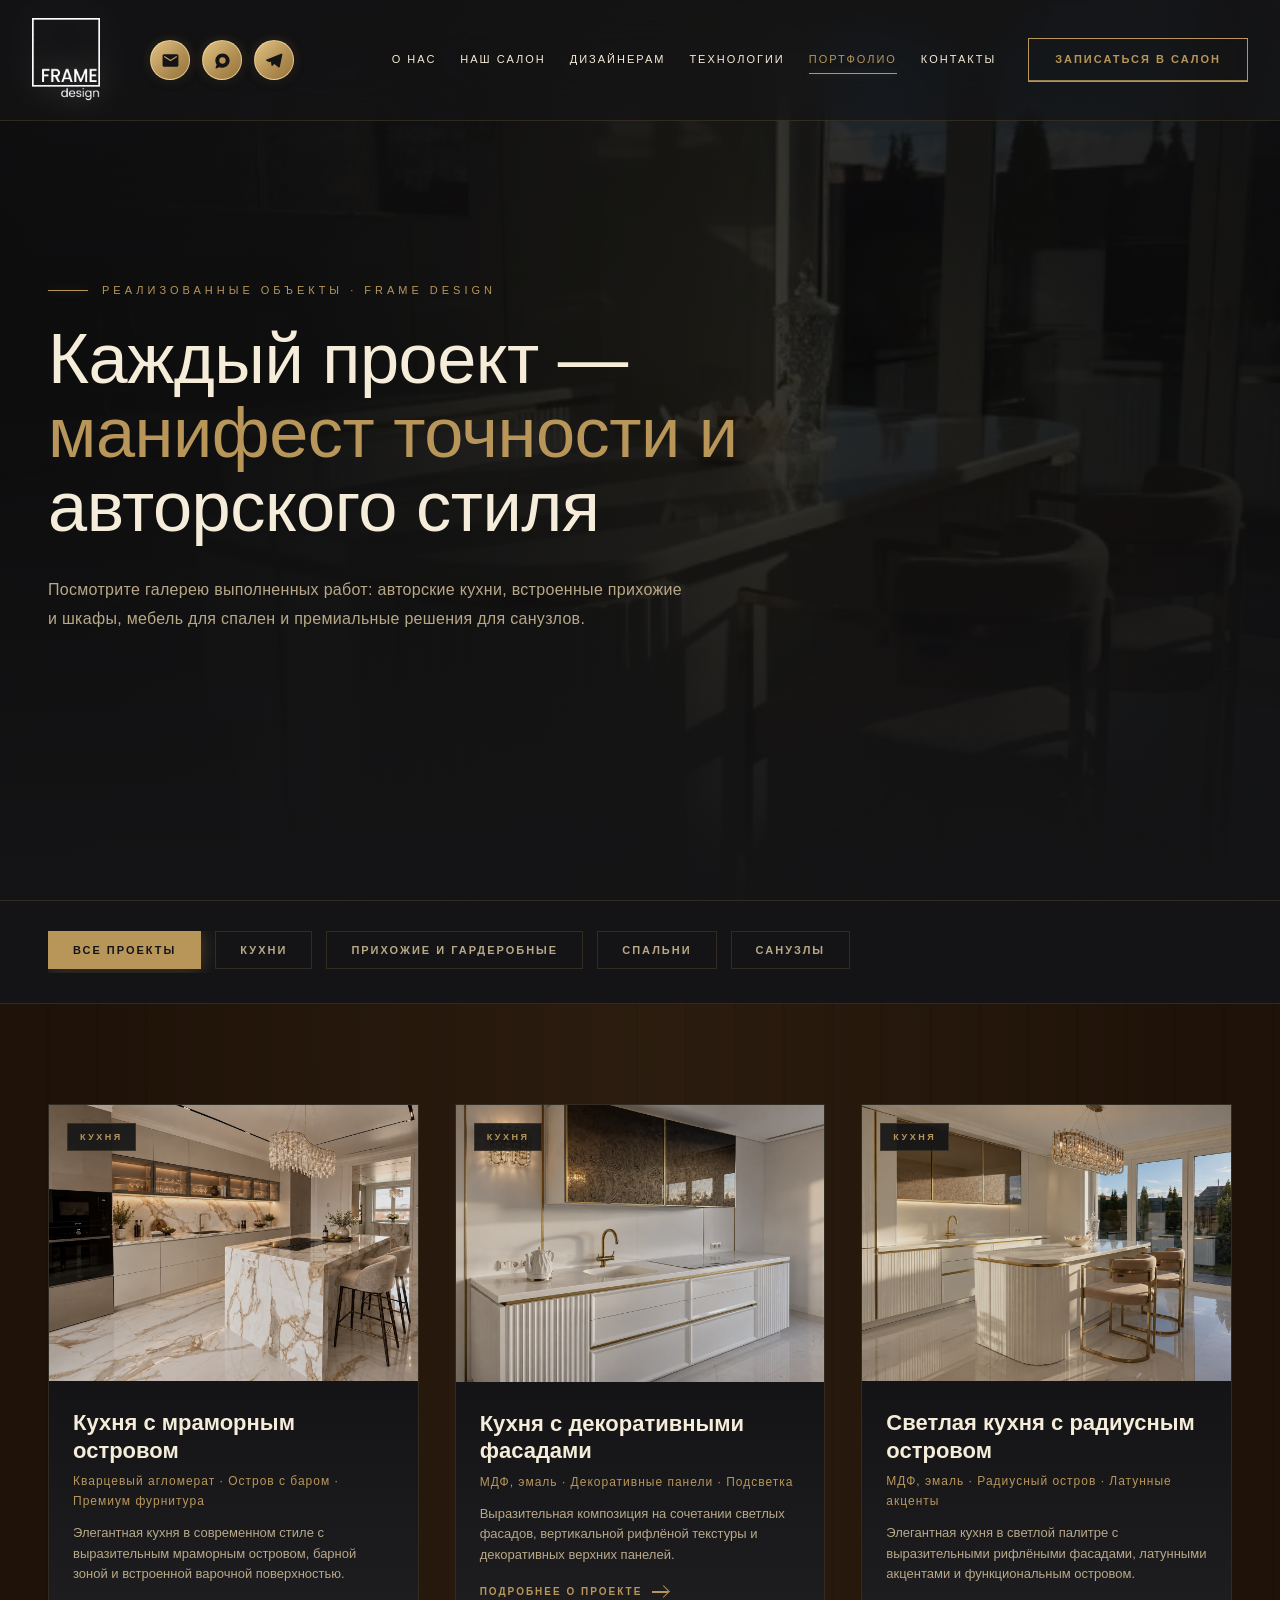
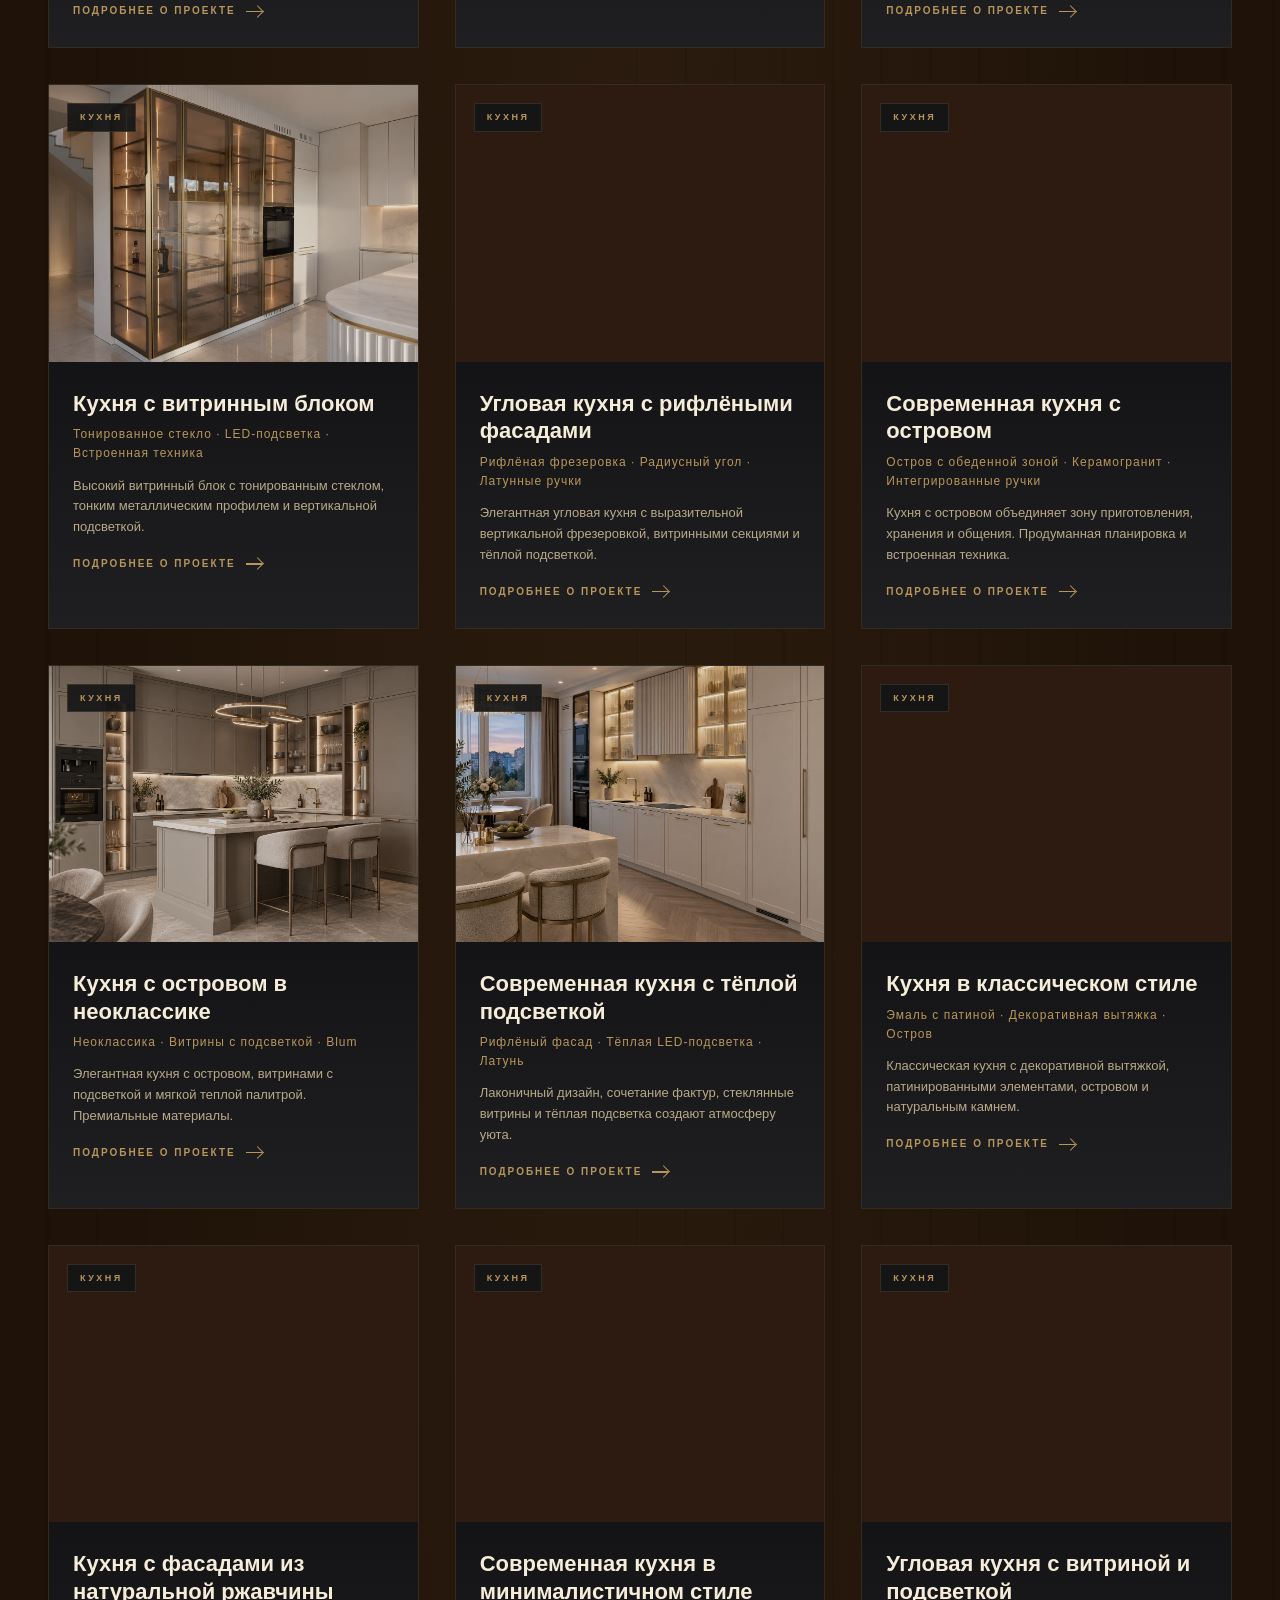
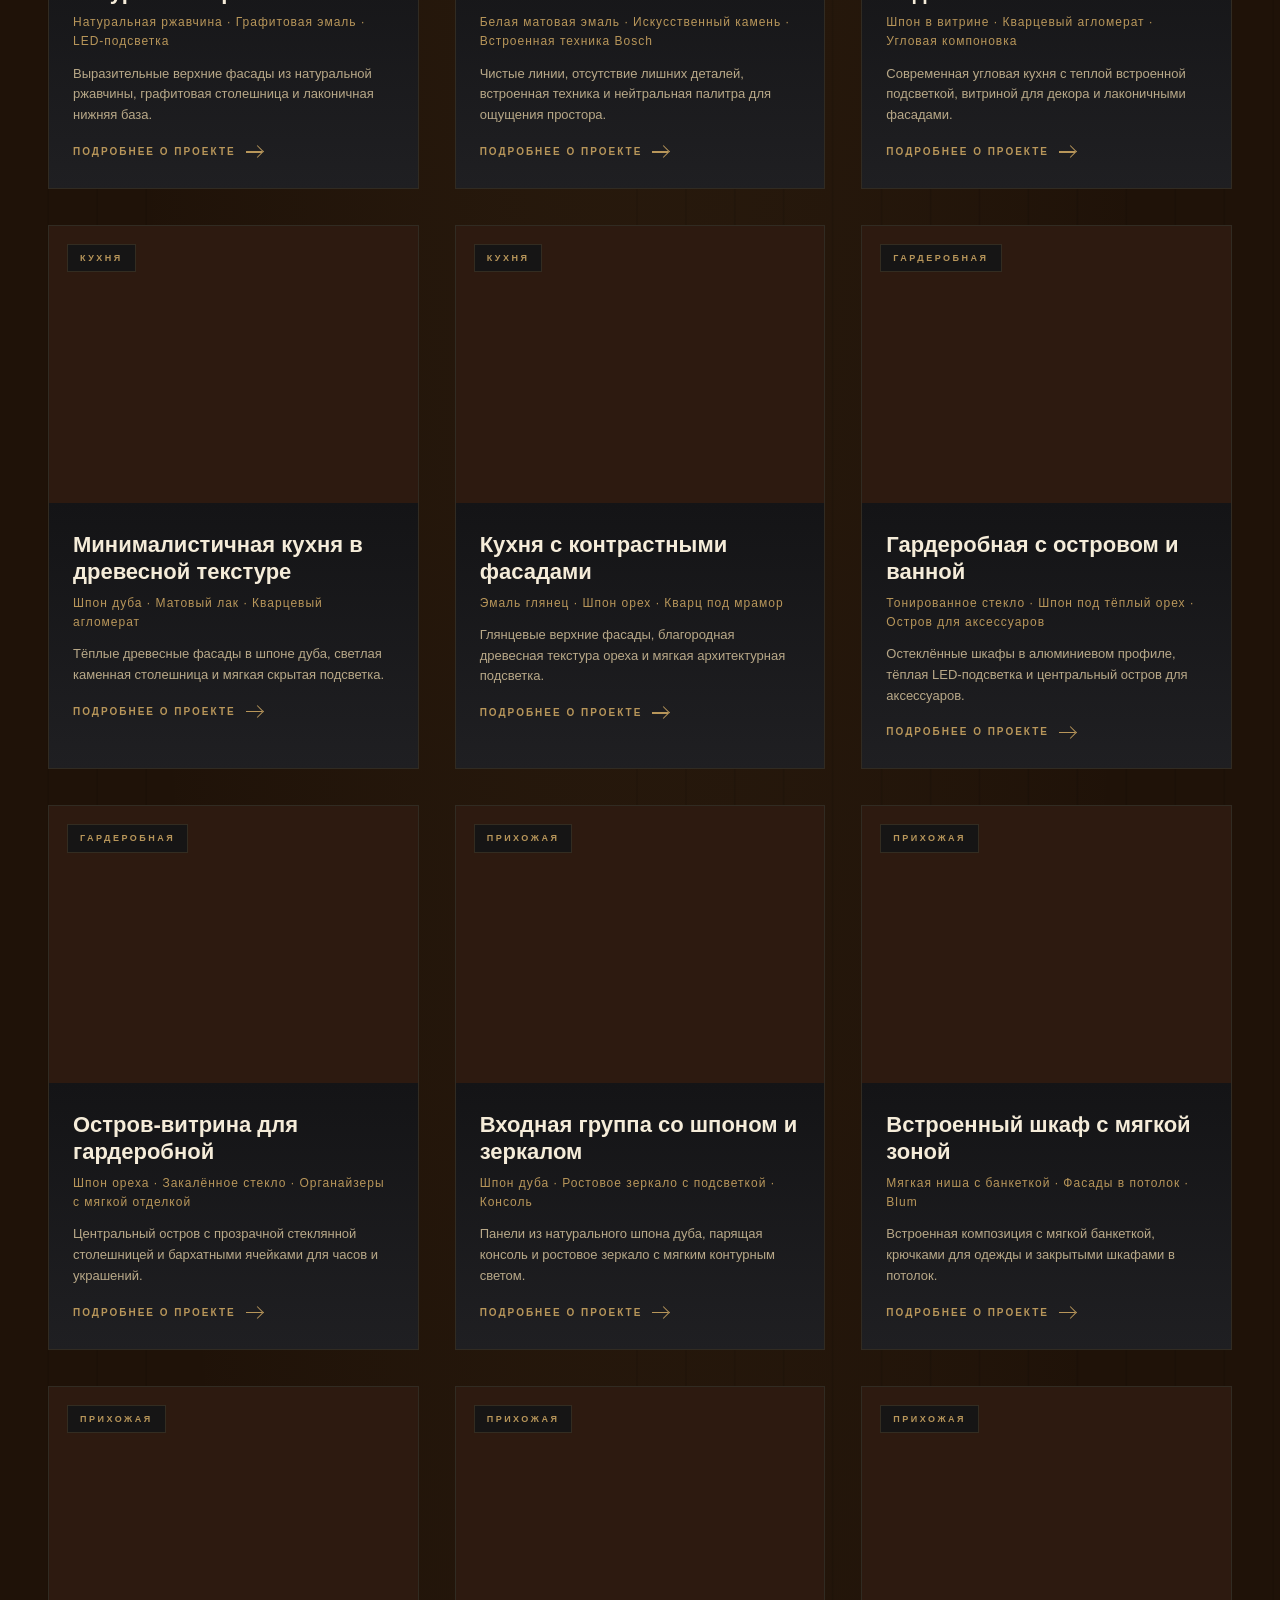
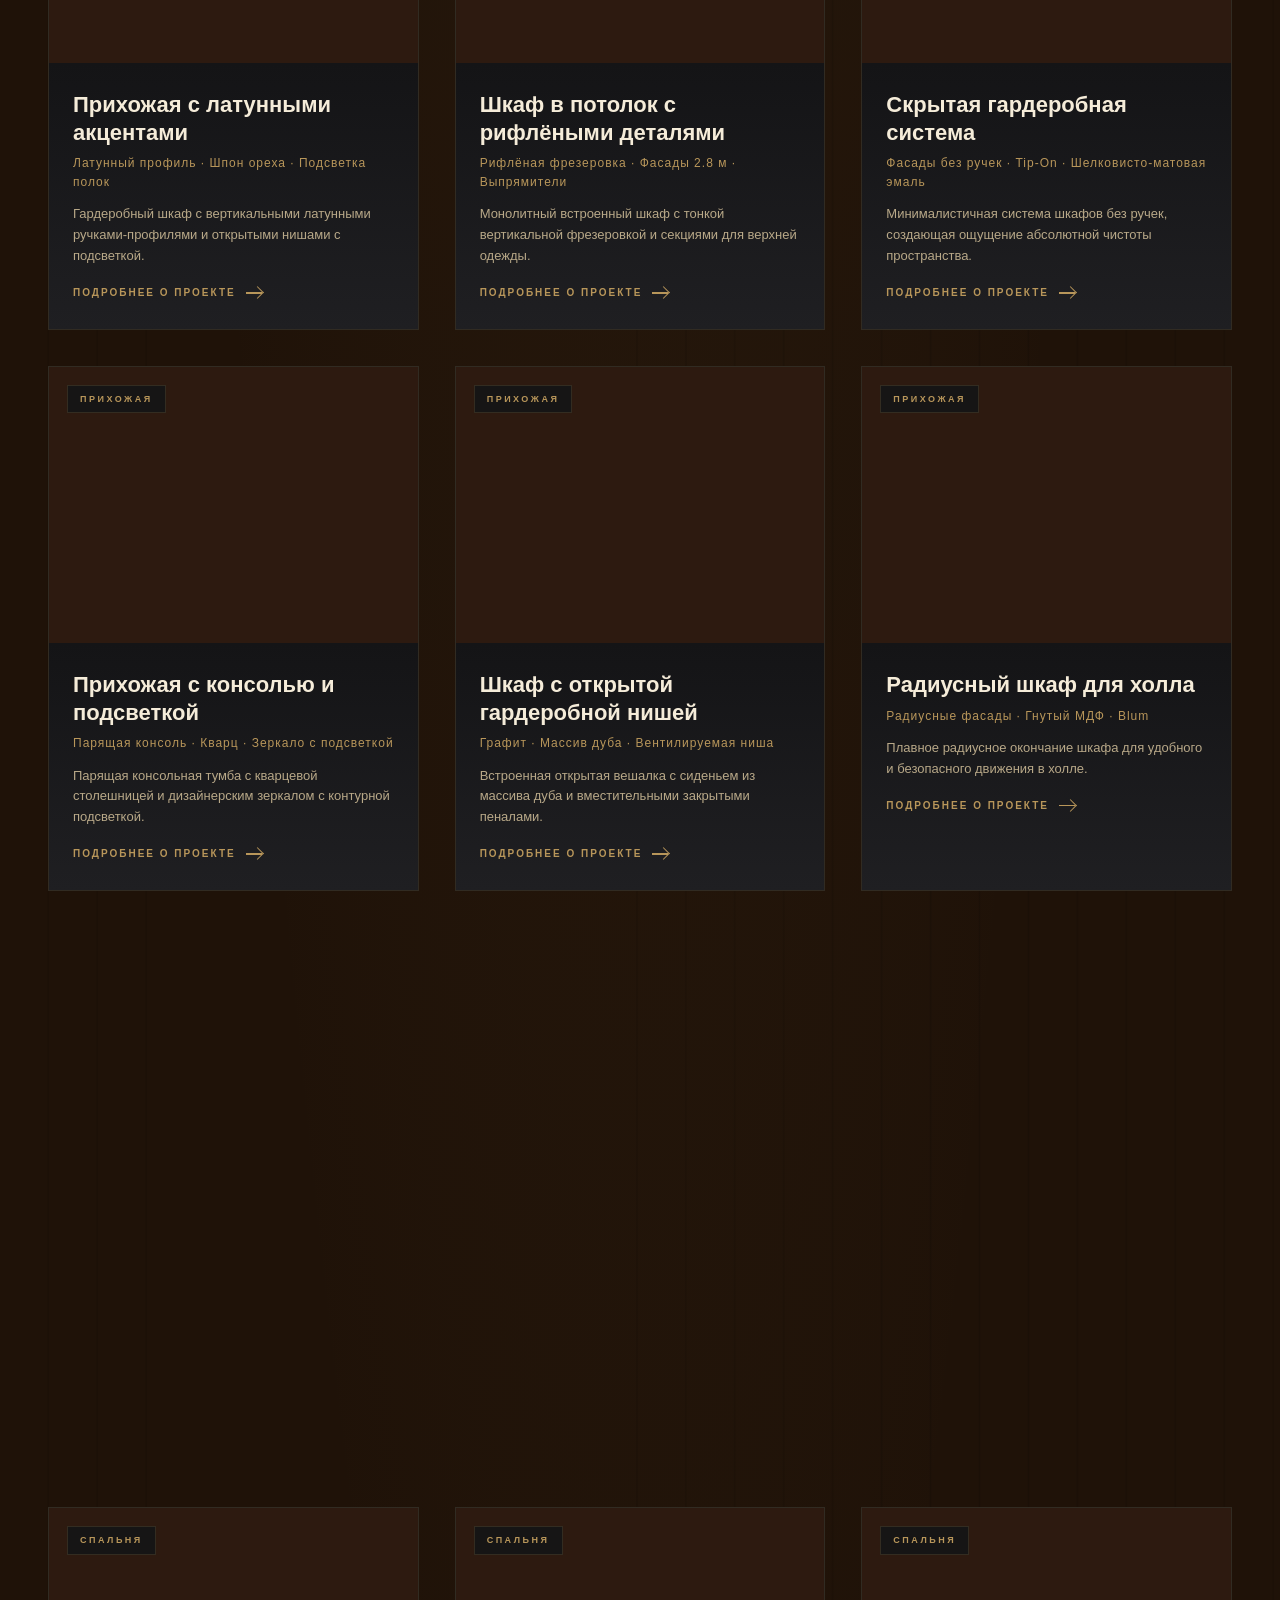
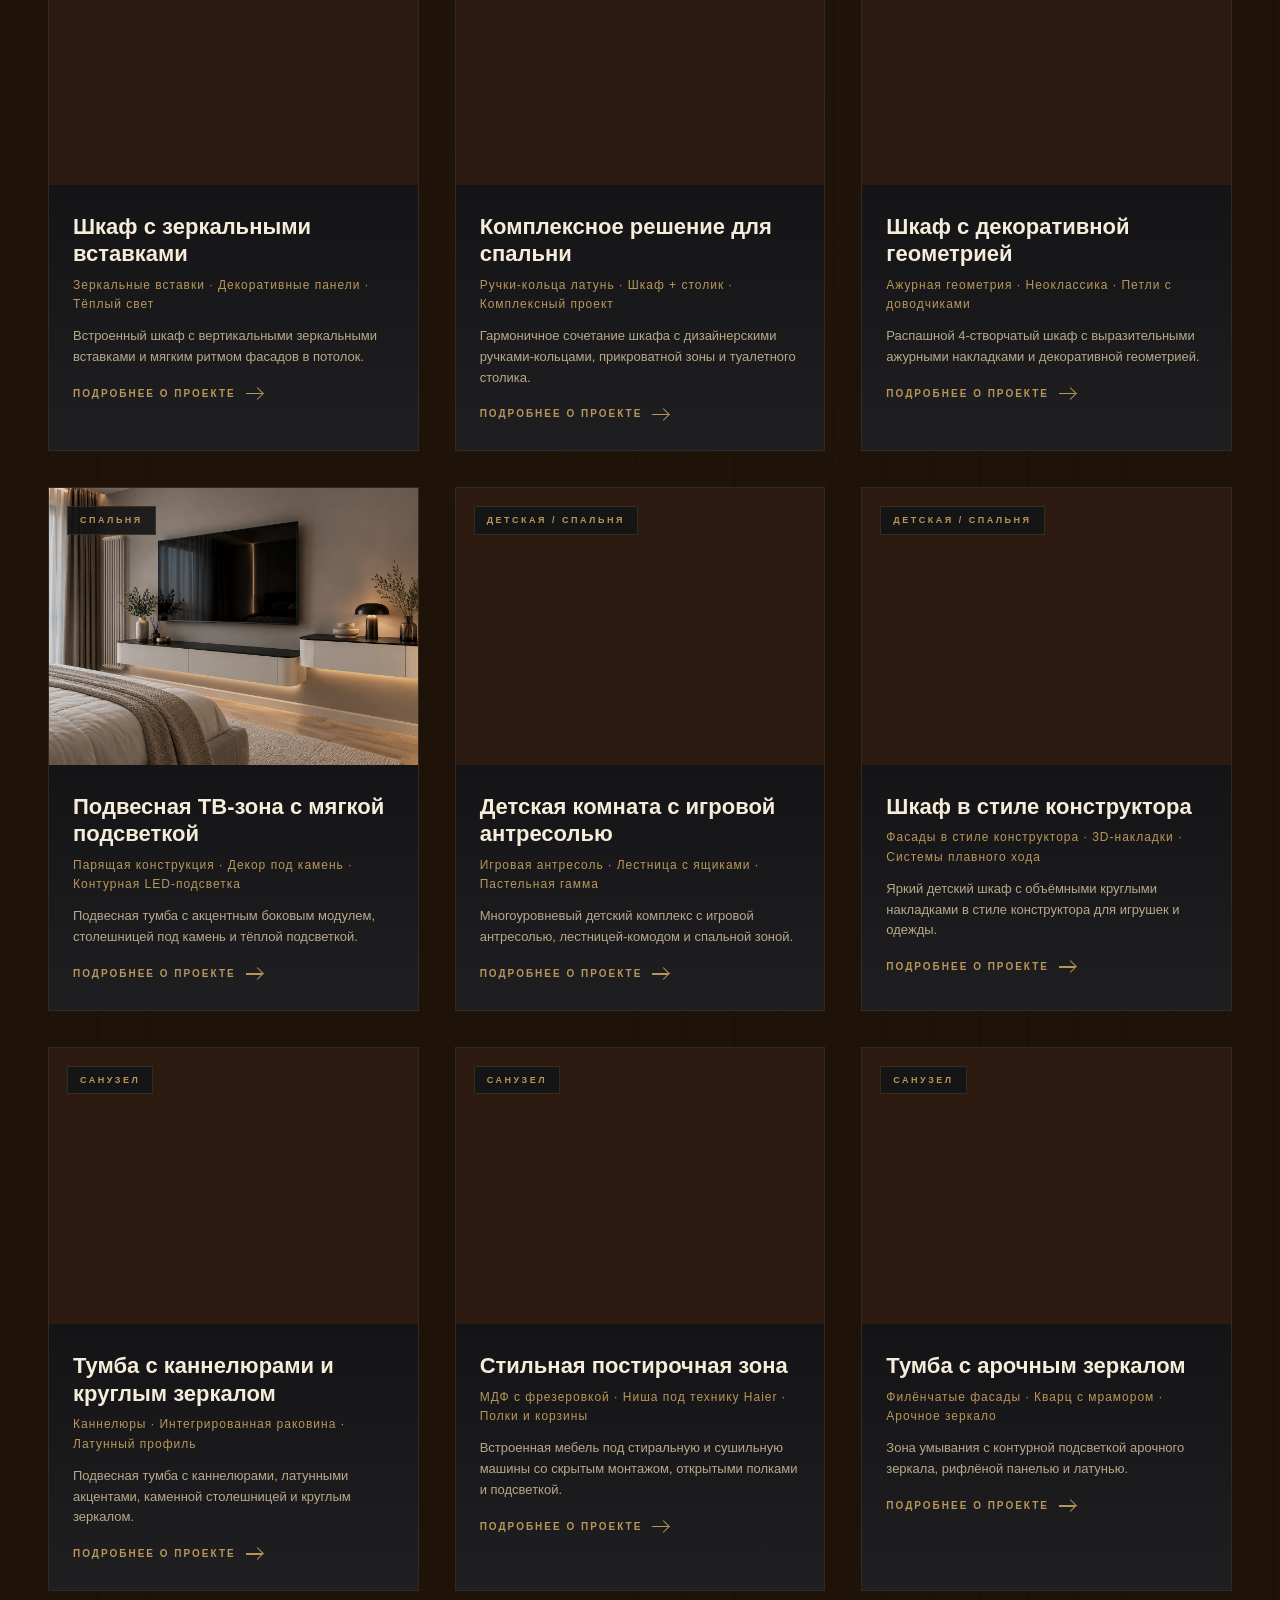
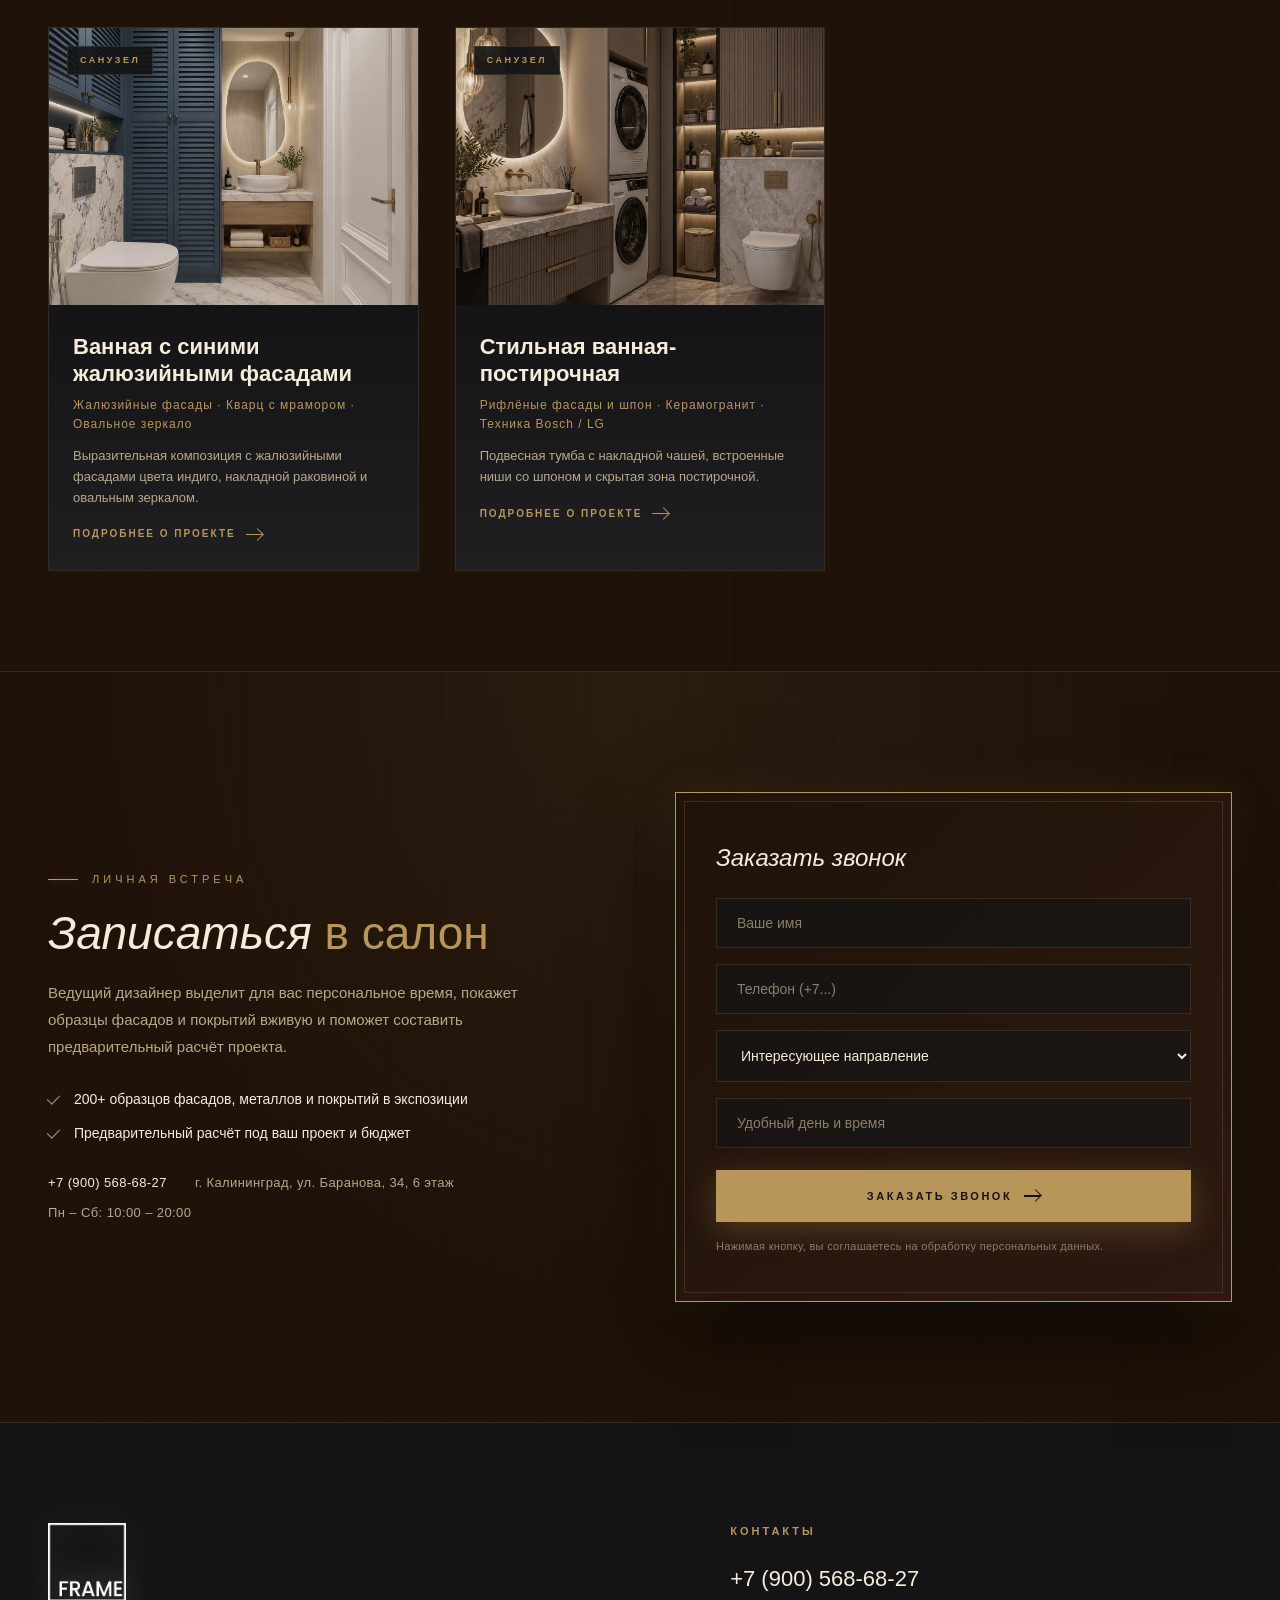
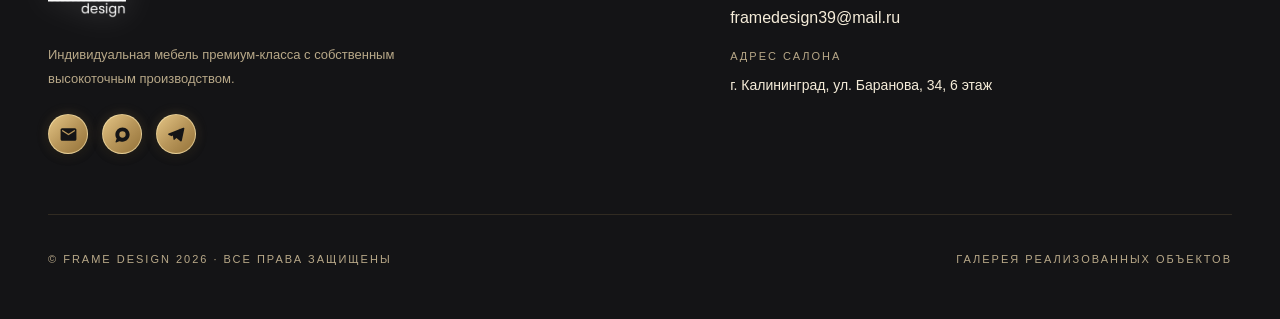
<file: portfolio.html>
<!DOCTYPE html>
<html lang="ru">
<head>
  <meta charset="UTF-8">
  <meta name="viewport" content="width=device-width, initial-scale=1.0">
  <meta name="format-detection" content="telephone=no">
  <title>Портфолио проектов — FRAME DESIGN | Кухни и гардеробные</title>

  <meta name="description" content="Галерея реализованных интерьеров Frame Design: радиусные кухни с латунью, витрины с подсветкой, встроенные гардеробные и зеркальные панно.">
  <meta property="og:title" content="Портфолио проектов — FRAME DESIGN | Кухни и гардеробные">
  <meta property="og:description" content="Галерея реализованных интерьеров Frame Design: радиусные кухни с латунью, витрины с подсветкой, встроенные гардеробные и зеркальные панно.">
  <meta property="og:url" content="https://framedesign39.ru/portfolio.html">
  <meta property="og:type" content="website">
  <link rel="canonical" href="https://framedesign39.ru/portfolio.html">
  
  <!-- Open Graph / Social Meta Tags -->
  <meta property="og:image" content="https://framedesign39.ru/images/showroom-kitchen-island-dark.jpg">
  <meta property="og:site_name" content="FRAME DESIGN">
  <meta name="twitter:card" content="summary_large_image">

  <!-- Favicons -->
  <link rel="icon" type="image/svg+xml" href="favicon.svg">
  <link rel="alternate icon" type="image/png" href="favicon.png">
  <link rel="apple-touch-icon" href="apple-touch-icon.png">
  <link rel="shortcut icon" href="favicon.ico">
  <link rel="manifest" href="site.webmanifest">
  <meta name="theme-color" content="#141416">
  <!-- Schema.org Structured Data -->
  <script type="application/ld+json">
  {
    "@context": "https://schema.org",
    "@type": "BreadcrumbList",
    "itemListElement": [
      { "@type": "ListItem", "position": 1, "name": "Главная", "item": "https://framedesign39.ru/" },
      { "@type": "ListItem", "position": 2, "name": "Портфолио", "item": "https://framedesign39.ru/portfolio.html" }
    ]
  }
  </script>


  <!-- Google Fonts -->
  <link rel="stylesheet" href="https://static.tildacdn.com/css/fonts-tildasans.css" type="text/css" media="all">
  <link rel="preconnect" href="https://fonts.googleapis.com">
  <link rel="preconnect" href="https://fonts.gstatic.com" crossorigin>
  <link href="https://fonts.googleapis.com/css2?family=Cormorant+Garamond:ital,wght@0,300;0,400;0,500;0,600;0,700;1,400;1,500;1,600&family=Inter:wght@300;400;500;600;700&display=swap" rel="stylesheet">

  <style>
    :root {
      --t-headline-font: 'TildaSans', Arial, sans-serif;
      --t-text-font: 'TildaSans', Arial, sans-serif;
      --chocolate-deep: #1f1208;
      --chocolate: #2d1a10;
      --chocolate-soft: #3d2618;
      --graphite: #141416;
      --graphite-soft: #1f1f22;
      --cream: #f5ecd9;
      --cream-soft: #ebe0c8;
      --cream-muted: #b8a888;
      --brass: #b8965a;
      --brass-light: #d4b078;
      --brass-soft: rgba(184, 150, 90, 0.5);
      --brass-glow: rgba(184, 150, 90, 0.35);
      --text-light: #f5ecd9;
      --text-muted: #8a7e6a;
      --text-dim: #5a5246;
      --border: rgba(184, 150, 90, 0.18);
    }

    * { margin: 0; padding: 0; box-sizing: border-box; }
    html { scroll-behavior: smooth; }
    body {
      background: var(--graphite);
      color: var(--text-light);
      font-family: var(--t-text-font);
      line-height: 1.6;
      overflow-x: hidden;
      -webkit-font-smoothing: antialiased;
    }

    .fd-page { position: relative; width: 100%; min-height: 100vh; }

    /* HEADER */
    .fd-header {
      position: fixed;
      top: 0; left: 0; right: 0;
      z-index: 1000;
      background: rgba(20, 20, 22, 0.7);
      backdrop-filter: blur(24px) saturate(180%);
      -webkit-backdrop-filter: blur(24px) saturate(180%);
      border-bottom: 1px solid var(--border);
      padding: 20px 0;
      transition: padding 0.4s cubic-bezier(0.4, 0, 0.2, 1), background 0.4s;
    }
    .fd-header__inner {
      max-width: 1440px;
      margin: 0 auto;
      padding: 0 48px;
      display: flex;
      align-items: center;
      gap: 30px;
    }
    .fd-logo {
      font-family: var(--t-headline-font);
      font-size: 26px;
      letter-spacing: 6px;
      color: var(--brass);
      font-weight: 500;
      flex-shrink: 0;
      text-decoration: none;
      text-shadow: 0 0 24px var(--brass-glow);
      transition: text-shadow 0.5s;
      position: relative;
    }
    .fd-logo::before {
      content: '';
      position: absolute;
      left: -16px;
      top: 50%;
      transform: translateY(-50%);
      width: 4px;
      height: 4px;
      background: var(--brass);
      border-radius: 50%;
      box-shadow: 0 0 10px var(--brass-glow);
    }
    .fd-logo:hover {
      text-shadow: 0 0 10px var(--brass-light), 0 0 24px var(--brass-glow), 0 0 48px var(--brass-glow);
    }
    .fd-logo span {
      display: block;
      font-size: 9px;
      letter-spacing: 8px;
      color: var(--text-muted);
      margin-top: 4px;
      text-shadow: none;
      font-weight: 400;
    }
    .fd-header__right {
      display: flex;
      align-items: center;
      gap: 32px;
      margin-left: auto;
    }
    .fd-nav-right {
      display: flex;
      gap: 32px;
      align-items: center;
    }
    .fd-nav__link {
      font-family: var(--t-text-font);
      font-size: 11px;
      letter-spacing: 2px;
      font-weight: 500;
      color: var(--text-light);
      text-transform: uppercase;
      text-decoration: none;
      position: relative;
      cursor: pointer;
      padding: 6px 0;
      transition: color 0.3s;
    }
    .fd-nav__link::after {
      content: '';
      position: absolute;
      bottom: 0;
      left: 50%;
      width: 0;
      height: 1px;
      background: var(--brass);
      box-shadow: 0 0 10px var(--brass-glow);
      transition: width 0.4s cubic-bezier(0.4, 0, 0.2, 1), left 0.4s;
    }
    .fd-nav__link:hover, .fd-nav__link.active { color: var(--brass); }
    .fd-nav__link:hover::after, .fd-nav__link.active::after { width: 100%; left: 0; }

    .fd-nav__link--has-dropdown { position: relative; }
    .fd-nav__link--has-dropdown::before {
      content: '';
      display: inline-block;
      width: 4px;
      height: 4px;
      border-right: 1px solid currentColor;
      border-bottom: 1px solid currentColor;
      transform: rotate(45deg);
      margin-left: 10px;
      vertical-align: middle;
      margin-bottom: 3px;
      transition: transform 0.3s;
    }
    .fd-nav__link--has-dropdown:hover::before { transform: rotate(-135deg); margin-bottom: -1px; }
    .fd-dropdown {
      position: absolute;
      top: calc(100% + 20px);
      right: 0;
      background: rgba(20, 20, 22, 0.98);
      backdrop-filter: blur(20px);
      border: 1px solid var(--border);
      padding: 24px 32px;
      min-width: 240px;
      opacity: 0;
      visibility: hidden;
      transform: translateY(10px);
      transition: all 0.3s;
      box-shadow: 0 30px 60px rgba(0,0,0,0.7), 0 0 40px rgba(184, 150, 90, 0.08);
    }
    .fd-nav__link--has-dropdown:hover .fd-dropdown { opacity: 1; visibility: visible; transform: translateY(0); }
    .fd-dropdown__item {
      display: block;
      padding: 12px 0;
      font-size: 12px;
      letter-spacing: 2px;
      color: var(--text-light);
      text-transform: uppercase;
      text-decoration: none;
      border-bottom: 1px solid rgba(184, 150, 90, 0.08);
      transition: all 0.3s;
      font-weight: 500;
    }
    .fd-dropdown__item:hover { color: var(--brass); padding-left: 12px; text-shadow: 0 0 12px var(--brass-glow); }

    .fd-cta {
      font-family: var(--t-text-font);
      font-size: 11px;
      letter-spacing: 2px;
      font-weight: 600;
      padding: 14px 26px;
      border: 1px solid var(--brass);
      color: var(--brass);
      background: transparent;
      text-transform: uppercase;
      text-decoration: none;
      cursor: pointer;
      transition: all 0.4s;
      white-space: nowrap;
      position: relative;
      overflow: hidden;
    }
    .fd-cta::before {
      content: '';
      position: absolute;
      inset: 0;
      background: var(--brass);
      transform: translateY(100%);
      transition: transform 0.4s;
      z-index: -1;
    }
    .fd-cta:hover { color: var(--graphite); box-shadow: 0 8px 24px rgba(184, 150, 90, 0.25), 0 0 30px var(--brass-glow); }
    .fd-cta:hover::before { transform: translateY(0); }

    /* BURGER & MOBILE DRAWER */
    .fd-burger-btn {
      display: none;
      flex-direction: column;
      justify-content: space-between;
      width: 32px;
      height: 20px;
      background: transparent;
      border: none;
      cursor: pointer;
      padding: 0;
      z-index: 1000;
      position: relative;
    }
    .fd-burger-btn span { width: 100%; height: 2px; background: var(--brass); transition: all 0.3s; }
    .fd-burger-btn.is-active span:nth-child(1) { transform: translateY(9px) rotate(45deg); }
    .fd-burger-btn.is-active span:nth-child(2) { opacity: 0; }
    .fd-burger-btn.is-active span:nth-child(3) { transform: translateY(-9px) rotate(-45deg); }

    .fd-mobile-drawer {
      position: fixed;
      inset: 0;
      background: #141416;
      z-index: 999;
      display: flex;
      flex-direction: column;
      justify-content: center;
      align-items: center;
      gap: 28px;
      opacity: 0;
      visibility: hidden;
      transition: all 0.4s;
    }
    .fd-mobile-drawer.is-open { opacity: 1; visibility: visible; }
    .fd-mobile-link {
      font-family: var(--t-headline-font);
      font-size: 28px;
      font-style: normal;
      color: var(--cream);
      text-decoration: none;
      letter-spacing: 2px;
      transition: color 0.3s;
    }
    .fd-mobile-link:hover, .fd-mobile-link.active { color: var(--brass); }

    /* HERO */
    .fd-hero {
      position: relative;
      min-height: 75vh;
      display: flex;
      flex-direction: column;
      justify-content: flex-end;
      padding: 180px 48px 90px;
      overflow: hidden;
      background: var(--graphite);
    }
    .fd-hero__bg {
      position: absolute;
      top: 0; right: 0; bottom: 0; left: 0;
      background-image: url('images/kitchen-island-brass.jpg');
      background-size: cover;
      background-position: center;
      z-index: 0;
      transform: scale(1.05);
      filter: brightness(0.6);
    }
    .fd-hero__bg::after {
      content: '';
      position: absolute;
      inset: 0;
      background: linear-gradient(90deg,
        var(--graphite) 0%,
        rgba(20, 20, 22, 0.94) 25%,
        rgba(20, 20, 22, 0.65) 60%,
        rgba(20, 20, 22, 0.85) 100%
      );
    }
    .fd-hero::before {
      content: '';
      position: absolute;
      inset: 0;
      background: linear-gradient(180deg, rgba(20, 20, 22, 0.4) 0%, transparent 40%, rgba(20, 20, 22, 0.95) 100%);
      z-index: 1;
      pointer-events: none;
    }
    .fd-hero__inner {
      position: relative;
      z-index: 3;
      max-width: 1440px;
      margin: 0 auto;
      width: 100%;
    }
    .fd-eyebrow {
      font-family: var(--t-text-font);
      font-size: 11px;
      letter-spacing: 4px;
      font-weight: 500;
      color: var(--brass);
      text-transform: uppercase;
      margin-bottom: 24px;
      display: flex;
      align-items: center;
      gap: 14px;
    }
    .fd-eyebrow::before {
      content: '';
      width: 40px;
      height: 1px;
      background: var(--brass);
      box-shadow: 0 0 10px var(--brass-glow);
    }
    .fd-hero__title {
      font-family: var(--t-headline-font);
      font-size: clamp(38px, 5.5vw, 76px);
      line-height: 1.05;
      color: var(--cream);
      font-weight: 400;
      margin-bottom: 32px;
      max-width: 960px;
      letter-spacing: -0.5px;
      font-style: normal;
    }
    .fd-hero__title--accent {
      color: var(--brass);
      font-style: normal;
      font-weight: 500;
      display: inline-block;
    }
    .fd-hero__subtitle {
      font-family: var(--t-text-font);
      font-size: 16px;
      font-weight: 400;
      line-height: 1.8;
      color: var(--cream-muted);
      margin-bottom: 44px;
      max-width: 640px;
      letter-spacing: 0.3px;
    }

    /* FILTER BAR */
    .fd-filters-section {
      background: var(--graphite);
      padding: 30px 48px;
      border-top: 1px solid var(--border);
      border-bottom: 1px solid var(--border);
      position: sticky;
      top: 76px;
      z-index: 50;
      backdrop-filter: blur(20px);
      -webkit-backdrop-filter: blur(20px);
    }
    .fd-filters-inner {
      max-width: 1440px;
      margin: 0 auto;
      display: flex;
      align-items: center;
      gap: 14px;
      overflow-x: auto;
      scrollbar-width: none;
      -webkit-overflow-scrolling: touch;
      padding-bottom: 4px;
    }
    .fd-filters-inner::-webkit-scrollbar { display: none; }
    .fd-filter-btn {
      font-family: var(--t-text-font);
      font-size: 11px;
      letter-spacing: 2px;
      font-weight: 600;
      padding: 12px 24px;
      border: 1px solid var(--border);
      color: var(--cream-muted);
      background: transparent;
      text-transform: uppercase;
      cursor: pointer;
      white-space: nowrap;
      transition: all 0.3s;
    }
    .fd-filter-btn:hover, .fd-filter-btn.is-active {
      border-color: var(--brass);
      background: var(--brass);
      color: var(--graphite);
      box-shadow: 0 0 20px var(--brass-glow);
    }

    /* GALLERY GRID */
    .fd-gallery {
      position: relative;
      padding: 100px 48px;
      background: var(--chocolate-deep);
      background-image:
        repeating-linear-gradient(90deg, transparent 0, transparent 48px, rgba(0,0,0,0.12) 48px, rgba(0,0,0,0.12) 49px),
        radial-gradient(ellipse at 50% 0%, rgba(184, 150, 90, 0.08) 0%, transparent 60%);
    }
    .fd-gallery__inner {
      max-width: 1440px;
      margin: 0 auto;
    }
    .fd-grid {
      display: grid;
      grid-template-columns: repeat(3, 1fr);
      gap: 36px;
    }
    .fd-project-card {
      background: var(--graphite);
      border: 1px solid var(--border);
      overflow: hidden;
      cursor: pointer;
      position: relative;
      transition: transform 0.5s cubic-bezier(0.4, 0, 0.2, 1), box-shadow 0.5s;
    }
    .fd-project-card::before {
      content: '';
      position: absolute;
      inset: 0;
      border: 1px solid var(--brass);
      opacity: 0;
      transition: opacity 0.5s;
      z-index: 3;
      pointer-events: none;
    }
    .fd-project-card:hover {
      transform: translateY(-8px);
      box-shadow: 0 30px 80px rgba(0,0,0,0.7), 0 0 40px rgba(184, 150, 90, 0.2);
    }
    .fd-project-card:hover::before { opacity: 1; }
    .fd-project-card__img {
      position: relative;
      aspect-ratio: 4/3;
      overflow: hidden;
      background: var(--chocolate);
    }
    .fd-project-card__img img {
      width: 100%;
      height: 100%;
      object-fit: cover;
      transition: transform 1.2s;
      filter: grayscale(20%) brightness(0.9);
    }
    .fd-project-card:hover .fd-project-card__img img {
      transform: scale(1.1);
      filter: grayscale(0%) brightness(1);
    }
    .fd-project-card__badge {
      position: absolute;
      top: 18px; left: 18px;
      font-size: 9px;
      letter-spacing: 2.5px;
      padding: 6px 12px;
      background: rgba(20, 20, 22, 0.9);
      border: 1px solid var(--border);
      color: var(--brass);
      text-transform: uppercase;
      font-weight: 600;
      z-index: 2;
    }
    .fd-project-card__body {
      padding: 28px 24px;
      background: linear-gradient(180deg, var(--graphite) 0%, var(--graphite-soft) 100%);
    }
    .fd-project-card__title {
      font-family: var(--t-headline-font);
      font-size: 22px;
      color: var(--cream);
      font-style: normal;
      margin-bottom: 8px;
    }
    .fd-project-card__meta {
      font-size: 12px;
      color: var(--brass);
      letter-spacing: 1px;
      margin-bottom: 12px;
    }
    .fd-project-card__desc {
      font-size: 13px;
      color: var(--cream-muted);
      line-height: 1.6;
      margin-bottom: 18px;
    }
    .fd-project-card__link {
      font-family: var(--t-text-font);
      font-size: 10px;
      letter-spacing: 2px;
      color: var(--brass);
      text-transform: uppercase;
      font-weight: 600;
      display: inline-flex;
      align-items: center;
      gap: 10px;
    }

    /* MODAL */
    .fd-modal-overlay {
      position: fixed;
      inset: 0;
      background: rgba(10, 10, 12, 0.94);
      backdrop-filter: blur(20px);
      -webkit-backdrop-filter: blur(20px);
      z-index: 10000;
      display: flex;
      align-items: center;
      justify-content: center;
      padding: 24px;
      opacity: 0;
      visibility: hidden;
      transition: opacity 0.35s cubic-bezier(0.4, 0, 0.2, 1), visibility 0.35s;
    }
    .fd-modal-overlay.is-active {
      opacity: 1;
      visibility: visible;
    }
    .fd-modal-content {
      max-width: 960px;
      width: 100%;
      background: var(--graphite);
      border: 1px solid var(--border);
      border-radius: 8px;
      box-shadow: 0 35px 90px rgba(0,0,0,0.9);
      display: grid;
      grid-template-columns: 1.15fr 1fr;
      position: relative;
      overflow: hidden;
      max-height: 88vh;
      scrollbar-width: none;
      -ms-overflow-style: none;
    }
    .fd-modal-content::-webkit-scrollbar {
      display: none;
      width: 0;
      height: 0;
    }
    .fd-modal-media {
      position: relative;
      display: flex;
      flex-direction: column;
      background: #0d0d0f;
      overflow: hidden;
    }
    .fd-modal-close {
      position: absolute;
      top: 12px; right: 12px;
      width: 36px; height: 36px;
      background: rgba(15, 15, 18, 0.75);
      backdrop-filter: blur(10px);
      -webkit-backdrop-filter: blur(10px);
      border: 1px solid rgba(255, 255, 255, 0.2);
      border-radius: 50%;
      color: #ffffff;
      cursor: pointer;
      display: flex;
      align-items: center;
      justify-content: center;
      z-index: 50;
      box-shadow: 0 4px 14px rgba(0, 0, 0, 0.6);
      transition: all 0.25s ease;
    }
    .fd-modal-close svg {
      stroke: #ffffff;
    }
    .fd-modal-close:hover,
    .fd-modal-close:active {
      background: rgba(255, 255, 255, 0.2);
      transform: scale(1.06);
    }
    .fd-modal-img-wrap {
      position: relative;
      width: 100%;
      height: 100%;
      min-height: 380px;
      overflow: hidden;
      background: #0a0a0c;
    }
    .fd-modal-img {
      width: 100%;
      height: 100%;
      object-fit: cover;
      display: block;
      transition: opacity 0.25s ease;
    }
    .fd-modal-info {
      padding: 32px 30px;
      display: flex;
      flex-direction: column;
      justify-content: center;
      background: var(--graphite);
      overflow-y: auto;
      scrollbar-width: none;
      -ms-overflow-style: none;
    }
    .fd-modal-info::-webkit-scrollbar {
      display: none;
    }
    .fd-modal-cat {
      font-size: 11px;
      letter-spacing: 2.5px;
      color: var(--brass);
      text-transform: uppercase;
      font-weight: 600;
      margin-bottom: 8px;
    }
    .fd-modal-title {
      font-family: var(--t-headline-font);
      font-size: 28px;
      font-weight: 700;
      line-height: 1.22;
      color: var(--cream);
      font-style: normal;
      margin-bottom: 12px;
    }
    .fd-modal-desc {
      font-size: 13.5px;
      color: var(--cream-muted);
      line-height: 1.65;
      margin-bottom: 0;
    }
    .fd-modal-specs {
      display: flex;
      flex-direction: column;
      gap: 12px;
      margin: 18px 0;
      border-top: 1px solid var(--border);
      border-bottom: 1px solid var(--border);
      padding: 16px 0;
    }
    .fd-spec-row {
      display: flex;
      justify-content: space-between;
      align-items: flex-start;
      font-size: 13px;
      line-height: 1.45;
      gap: 16px;
    }
    .fd-spec-label {
      color: var(--cream-muted);
      flex-shrink: 0;
      max-width: 45%;
    }
    .fd-spec-val {
      color: var(--cream);
      font-weight: 500;
      text-align: right;
    }
    .fd-modal-btn {
      width: 100%;
      justify-content: center;
      padding: 16px 24px;
      font-size: 11px;
      letter-spacing: 2px;
      background: var(--brass) !important;
      color: var(--graphite) !important;
      box-shadow: 0 8px 32px rgba(184, 150, 90, 0.3) !important;
      transition: all 0.3s ease;
    }
    .fd-modal-btn:hover {
      background: var(--brass-light) !important;
    }

    /* BUTTONS */
    .fd-btn {
      font-family: var(--t-text-font);
      font-size: 11px;
      letter-spacing: 2.5px;
      font-weight: 600;
      padding: 20px 40px;
      border: none;
      text-transform: uppercase;
      cursor: pointer;
      transition: all 0.4s cubic-bezier(0.4, 0, 0.2, 1);
      display: inline-flex;
      align-items: center;
      gap: 12px;
      text-decoration: none;
      position: relative;
      overflow: hidden;
    }
    .fd-btn--primary {
      background: var(--brass);
      color: var(--graphite);
      box-shadow: 0 8px 32px rgba(184, 150, 90, 0.3);
    }
    
    .fd-btn--outline {
      background: rgba(255, 255, 255, 0.04) !important;
      color: var(--cream) !important;
      border: 1px solid rgba(184, 150, 90, 0.5) !important;
      text-decoration: none !important;
      backdrop-filter: blur(10px);
      -webkit-backdrop-filter: blur(10px);
      box-shadow: 0 4px 16px rgba(0, 0, 0, 0.4);
    }
    .fd-btn--outline:hover {
      background: rgba(184, 150, 90, 0.15) !important;
      border-color: var(--brass) !important;
      color: var(--brass-light) !important;
      box-shadow: 0 0 25px rgba(184, 150, 90, 0.35) !important;
      transform: translateY(-2px);
    }

    .fd-btn--primary:hover {
      background: var(--brass-light);
      transform: translateY(-2px);
      box-shadow: 0 16px 40px rgba(184, 150, 90, 0.45), 0 0 50px var(--brass-glow);
    }
    .fd-btn__arrow {
      display: inline-block;
      width: 16px;
      height: 1.5px;
      background: currentColor;
      position: relative;
      transition: width 0.3s;
    }
    .fd-btn:hover .fd-btn__arrow { width: 22px; }
    .fd-btn__arrow::after {
      content: '';
      position: absolute;
      right: 0;
      top: -4px;
      width: 8px;
      height: 8px;
      border-top: 1.5px solid currentColor;
      border-right: 1.5px solid currentColor;
      transform: rotate(45deg);
    }

    /* FOOTER */
    .fd-footer {
      background: var(--graphite);
      padding: 100px 48px 50px;
      border-top: 1px solid var(--border);
      position: relative;
    }
    .fd-footer__inner {
      max-width: 1440px;
      margin: 0 auto;
      display: grid;
      grid-template-columns: 1.2fr 1fr;
      gap: 80px;
      margin-bottom: 60px;
    }
    .fd-footer__logo {
      font-family: var(--t-headline-font);
      font-size: 28px;
      letter-spacing: 6px;
      color: var(--brass);
      font-weight: 500;
      margin-bottom: 24px;
      text-shadow: 0 0 24px var(--brass-glow);
      font-style: normal;
    }
    .fd-footer__logo span {
      display: block;
      font-size: 9px;
      letter-spacing: 8px;
      color: var(--text-muted);
      margin-top: 6px;
      font-style: normal;
      font-weight: 400;
    }
    .fd-footer__about {
      font-size: 13px;
      line-height: 1.8;
      color: var(--cream-muted);
      margin-bottom: 24px;
      max-width: 420px;
    }
    .fd-footer__socials { display: flex; gap: 14px; }
    .fd-social {
      width: 36px; height: 36px;
      border: 1px solid var(--border);
      display: flex; align-items: center; justify-content: center;
      border-radius: 50%;
      color: var(--cream-muted);
      font-size: 11px;
      font-weight: 600;
      text-decoration: none;
      transition: all 0.4s;
    }
    .fd-social:hover {
      border-color: var(--brass);
      background: var(--brass);
      color: var(--graphite);
      box-shadow: 0 0 24px var(--brass-glow);
      transform: translateY(-2px);
    }
    .fd-footer__col-title {
      font-size: 11px;
      letter-spacing: 3px;
      font-weight: 600;
      color: var(--brass);
      text-transform: uppercase;
      margin-bottom: 24px;
    }
    .fd-footer__contact {
      font-family: var(--t-headline-font);
      font-size: 22px;
      font-style: normal;
      color: var(--cream);
      margin-bottom: 16px;
      font-weight: 500;
    }
    .fd-footer__bottom {
      max-width: 1440px;
      margin: 0 auto;
      padding-top: 36px;
      border-top: 1px solid var(--border);
      display: flex;
      justify-content: space-between;
      align-items: center;
      color: var(--cream-muted);
      font-size: 11px;
      letter-spacing: 2px;
      text-transform: uppercase;
    }

    
/* HERO IMMEDIATE ENTRANCE */
.fd-hero .fd-fade {
  opacity: 1;
  transform: translateY(0);
  animation: heroFadeIn 0.8s cubic-bezier(0.4, 0, 0.2, 1) both;
}
.fd-hero__inner .fd-fade:nth-child(1) { animation-delay: 0.05s; }
.fd-hero__inner .fd-fade:nth-child(2) { animation-delay: 0.2s; }
.fd-hero__inner .fd-fade:nth-child(3) { animation-delay: 0.35s; }
.fd-hero__inner .fd-fade:nth-child(4) { animation-delay: 0.5s; }
.fd-hero__features .fd-fade:nth-child(1) { animation-delay: 0.4s; }
.fd-hero__features .fd-fade:nth-child(2) { animation-delay: 0.55s; }
.fd-hero__features .fd-fade:nth-child(3) { animation-delay: 0.7s; }

@keyframes heroFadeIn {
  from {
    opacity: 0;
    transform: translateY(20px);
  }
  to {
    opacity: 1;
    transform: translateY(0);
  }
}

/* ANIMATIONS */
    .fd-fade {
      opacity: 0;
      transform: translateY(30px);
      transition: opacity 1s cubic-bezier(0.4, 0, 0.2, 1), transform 1s cubic-bezier(0.4, 0, 0.2, 1);
    }
    .fd-fade.is-visible { opacity: 1; transform: translateY(0); }

    /* RESPONSIVE */
    @media (max-width: 1200px) {
      .fd-grid { grid-template-columns: repeat(2, 1fr); }
      .fd-modal-content { grid-template-columns: 1fr; }
      .fd-modal-img { max-height: 350px; }
      .fd-nav-right { gap: 20px; }
    }
    @media (max-width: 960px) {
      .fd-header__inner { padding: 0 24px; }
      .fd-hero, .fd-gallery, .fd-footer { padding: 90px 24px; }
      .fd-filters-section { padding: 20px 24px; top: 68px; }
      .fd-footer__inner { grid-template-columns: 1fr; gap: 50px; }
      .fd-nav-right { display: none; }
      .fd-burger-btn { display: flex; }
    }
    @media (max-width: 640px) {
      .fd-grid { grid-template-columns: 1fr; }
      .fd-btn { width: 100%; justify-content: center; }
      .fd-modal-content { padding: 0; }
      .fd-modal-info { padding: 24px 20px; }
      .fd-footer__bottom { flex-direction: column; gap: 12px; text-align: center; }
    }
  
/* TEL / EMAIL LINK OVERRIDES FOR MOBILE SAFARI */
a[href^="tel"],
a[href^="mailto"],
.fd-footer__contact,
.fd-phone-link {
  color: var(--cream) !important;
  -webkit-text-fill-color: var(--cream) !important;
  text-decoration: none !important;
  font-family: inherit;
  transition: color 0.3s, text-shadow 0.3s;
}
a[href^="tel"]:hover,
a[href^="mailto"]:hover,
.fd-footer__contact:hover,
.fd-phone-link:hover {
  color: var(--brass) !important;
  -webkit-text-fill-color: var(--brass) !important;
  text-shadow: 0 0 14px var(--brass-glow);
}


/* ========================================================
   UNIFIED MOBILE RESPONSIVE MASTER RULES (PIXEL PERFECT)
   ======================================================== */
@media (max-width: 960px) {
  .fd-header {
    padding: 14px 0 !important;
  }
  .fd-header__inner {
    padding: 0 20px !important;
    display: flex !important;
    justify-content: space-between !important;
    align-items: center !important;
  }
  .fd-header__right {
    margin-left: auto !important;
    display: flex !important;
    align-items: center !important;
    gap: 16px !important;
  }
  .fd-nav-right {
    display: none !important;
  }
  .fd-cta {
    display: none !important;
  }
  .fd-burger-btn {
    display: flex !important;
  }

  /* HERO PADDING & CLEARANCE - NEVER OVERLAPS WITH HEADER */
  .fd-hero {
    padding: 130px 20px 60px !important;
    min-height: auto !important;
  }
  .fd-hero__eyebrow {
    font-size: 10px !important;
    letter-spacing: 2.5px !important;
    margin-bottom: 18px !important;
    display: flex !important;
    align-items: center !important;
    gap: 10px !important;
  }
  .fd-hero__eyebrow::before {
    width: 24px !important;
  }
  .fd-hero__title {
    font-size: clamp(26px, 7vw, 36px) !important;
    line-height: 1.15 !important;
    margin-bottom: 20px !important;
    font-style: normal !important;
  }
  .fd-hero__subtitle {
    font-size: 13px !important;
    line-height: 1.7 !important;
    margin-bottom: 28px !important;
    max-width: 100% !important;
  }
  .fd-hero__buttons {
    display: flex !important;
    flex-direction: column !important;
    width: 100% !important;
    gap: 12px !important;
  }
  .fd-hero__buttons .fd-btn {
    width: 100% !important;
    justify-content: center !important;
    padding: 16px 20px !important;
    font-size: 11px !important;
  }
  .fd-hero__features {
    display: grid !important;
    grid-template-columns: 1fr !important;
    gap: 24px !important;
    margin-top: 40px !important;
    padding-top: 30px !important;
  }

  /* SECTIONS */
  .fd-about, .fd-categories, .fd-invite, .fd-salon-exp, .fd-central-wall, .fd-specs, .fd-steps, .fd-contacts-section, .fd-portfolio-section, .fd-tech-pillars {
    padding: 60px 20px !important;
  }
  .fd-about__inner {
    display: grid !important;
    grid-template-columns: 1fr !important;
    gap: 40px !important;
  }
  .fd-about__images {
    display: grid !important;
    grid-template-columns: 1fr !important;
    gap: 16px !important;
  }
  .fd-stats {
    padding: 50px 20px !important;
  }
  .fd-stats__inner {
    display: grid !important;
    grid-template-columns: repeat(2, 1fr) !important;
    gap: 16px !important;
  }
  .fd-stat {
    padding: 16px 10px !important;
    text-align: center !important;
  }
  .fd-stat__num {
    font-size: 40px !important;
  }
  .fd-categories__grid {
    display: grid !important;
    grid-template-columns: 1fr !important;
    gap: 20px !important;
  }
  .fd-invite__card {
    display: grid !important;
    grid-template-columns: 1fr !important;
    padding: 40px 20px !important;
    text-align: center !important;
    gap: 30px !important;
  }
  .fd-invite__eyebrow {
    justify-content: center !important;
  }
  .fd-invite__seal {
    margin: 0 auto !important;
    width: 130px !important;
    height: 130px !important;
  }
  .fd-footer {
    padding: 60px 20px 30px !important;
  }
  .fd-footer__inner {
    display: grid !important;
    grid-template-columns: 1fr !important;
    gap: 40px !important;
  }
  
  /* CONTACTS / MAP / FORM */
  .fd-contacts-grid {
    display: grid !important;
    grid-template-columns: 1fr !important;
    gap: 30px !important;
  }
  .fd-contact-card {
    padding: 30px 20px !important;
  }
  .fd-book-form {
    padding: 30px 20px !important;
  }
  .fd-route-buttons {
    display: flex !important;
    flex-direction: column !important;
    width: 100% !important;
    gap: 10px !important;
  }
  .fd-route-btn {
    width: 100% !important;
    justify-content: center !important;
  }
  .fd-map-wrap iframe {
    height: 320px !important;
  }

  /* PORTFOLIO GRID & FILTERS */
  .fd-portfolio-filters {
    display: flex !important;
    overflow-x: auto !important;
    flex-wrap: nowrap !important;
    justify-content: flex-start !important;
    padding-bottom: 12px !important;
    -webkit-overflow-scrolling: touch !important;
    gap: 10px !important;
  }
  .fd-portfolio-filters::-webkit-scrollbar { display: none; }
  .fd-filter-btn {
    flex-shrink: 0 !important;
    padding: 10px 18px !important;
    font-size: 11px !important;
  }
  .fd-portfolio-grid {
    display: grid !important;
    grid-template-columns: 1fr !important;
    gap: 24px !important;
  }

  /* TECHNOLOGIES HUD SCANNER */
  .fd-scanner-box {
    height: 280px !important;
  }
  .fd-tech-pillars-grid {
    display: grid !important;
    grid-template-columns: 1fr !important;
    gap: 20px !important;
  }
}

@media (max-width: 480px) {
  .fd-logo {
    font-size: 20px !important;
    letter-spacing: 4px !important;
  }
  .fd-logo::before {
    left: -12px !important;
    width: 3px !important;
    height: 3px !important;
  }
  .fd-logo span {
    font-size: 7px !important;
    letter-spacing: 5px !important;
  }
  .fd-stats__inner {
    grid-template-columns: 1fr !important;
  }
}


/* 100% FULL-SCREEN VIEWPORT HERO (PC, TABLET, MOBILE) */
.fd-hero {
  position: relative;
  height: 100dvh;
  min-height: 100svh;
  display: flex;
  flex-direction: column;
  justify-content: flex-end;
  padding: 120px 48px 60px;
  overflow: hidden;
  background: var(--graphite);
}

@media (max-width: 960px) {
  .fd-hero {
    height: 100dvh !important;
    min-height: 100svh !important;
    max-height: 100dvh !important;
    padding: 85px 20px 35px !important;
    display: flex !important;
    flex-direction: column !important;
    justify-content: flex-end !important;
    box-sizing: border-box !important;
  }
  .fd-hero__inner {
    margin: 0 !important;
    width: 100% !important;
  }
  .fd-hero__eyebrow {
    font-size: 10px !important;
    letter-spacing: 2px !important;
    margin-bottom: 12px !important;
  }
  .fd-hero__title {
    font-size: clamp(24px, 6.5vw, 32px) !important;
    line-height: 1.15 !important;
    margin-bottom: 14px !important;
  }
  .fd-hero__subtitle {
    font-size: 12px !important;
    line-height: 1.5 !important;
    margin-bottom: 20px !important;
    max-width: 100% !important;
    opacity: 0.85;
  }
  .fd-hero__buttons {
    display: flex !important;
    flex-direction: column !important;
    width: 100% !important;
    gap: 10px !important;
    margin-bottom: 0 !important;
  }
  .fd-hero__buttons .fd-btn {
    width: 100% !important;
    justify-content: center !important;
    padding: 14px 18px !important;
    font-size: 10px !important;
    letter-spacing: 2px !important;
  }
  .fd-hero__features {
    display: none !important;
  }
}


    .fd-project-card__count {
      position: absolute;
      top: 18px; right: 18px;
      font-size: 9px;
      letter-spacing: 2px;
      padding: 6px 10px;
      background: rgba(20, 20, 22, 0.85);
      border: 1px solid var(--border);
      color: var(--cream-muted);
      text-transform: uppercase;
      font-weight: 500;
      z-index: 2;
      backdrop-filter: blur(8px);
    }

    
    .fd-modal-nav-btn {
      position: absolute;
      top: 50%;
      transform: translateY(-50%);
      width: 40px;
      height: 40px;
      background: rgba(20, 20, 22, 0.75);
      border: 1px solid var(--border);
      color: var(--cream);
      font-size: 22px;
      display: flex;
      align-items: center;
      justify-content: center;
      cursor: pointer;
      z-index: 5;
      transition: all 0.3s;
      backdrop-filter: blur(8px);
    }
    .fd-modal-nav-btn:hover {
      background: var(--brass);
      color: var(--graphite);
      border-color: var(--brass);
      box-shadow: 0 0 15px var(--brass-glow);
    }
    .fd-modal-nav-btn--prev { left: 16px; }
    .fd-modal-nav-btn--next { right: 16px; }
    .fd-modal-thumbs {
      display: flex;
      gap: 10px;
      padding: 12px 16px;
      background: rgba(15, 15, 17, 0.95);
      border-top: 1px solid var(--border);
      overflow-x: auto;
    }
    .fd-modal-thumb {
      width: 70px;
      height: 52px;
      object-fit: cover;
      border: 1px solid var(--border);
      cursor: pointer;
      opacity: 0.5;
      transition: all 0.3s;
      flex-shrink: 0;
    }
    .fd-modal-thumb:hover, .fd-modal-thumb.is-active {
      opacity: 1;
      border-color: var(--brass);
      box-shadow: 0 0 12px var(--brass-glow);
    }



  

/* ========================================================
   MODAL COMPACT MOBILE RULES (PIXEL PERFECT: 50% PHOTO / 50% TEXT)
   ======================================================== */
@media (max-width: 768px) {
  .fd-modal-overlay {
    padding: 14px 10px !important;
    align-items: center !important;
    justify-content: center !important;
    z-index: 10000 !important;
  }
  .fd-modal-content {
    display: flex !important;
    flex-direction: column !important;
    max-height: 92vh !important;
    max-height: 92dvh !important;
    border-radius: 8px !important;
    border: 1px solid var(--border) !important;
    overflow: hidden !important;
    scrollbar-width: none !important;
    -ms-overflow-style: none !important;
  }
  .fd-modal-content::-webkit-scrollbar {
    display: none !important;
    width: 0 !important;
    height: 0 !important;
  }
  
  /* Top half: Photo occupies 40-42vh cleanly */
  .fd-modal-media {
    position: relative !important;
    width: 100% !important;
    height: 40vh !important;
    min-height: 0 !important;
    max-height: none !important;
    flex-shrink: 0 !important;
    background: #0d0d0f !important;
    overflow: hidden !important;
  }
  .fd-modal-close {
    top: 10px !important;
    right: 10px !important;
    width: 36px !important;
    height: 36px !important;
    background: rgba(10, 10, 12, 0.75) !important;
    border: 1px solid rgba(255, 255, 255, 0.25) !important;
    box-shadow: 0 4px 14px rgba(0, 0, 0, 0.6) !important;
    z-index: 50 !important;
  }
  .fd-modal-close svg {
    stroke: #ffffff !important;
  }
  .fd-modal-img-wrap {
    position: relative !important;
    width: 100% !important;
    height: 100% !important;
    min-height: 0 !important;
    max-height: none !important;
    display: block !important;
    overflow: hidden !important;
  }
  .fd-modal-img {
    width: 100% !important;
    height: 100% !important;
    min-height: 0 !important;
    max-height: none !important;
    display: block !important;
    object-fit: cover !important;
    object-position: center !important;
  }
  
  /* Bottom half: Text description, specs, button */
  .fd-modal-info {
    flex: 1 !important;
    min-height: 0 !important;
    padding: 16px 16px 24px !important;
    background: var(--graphite) !important;
    overflow-y: auto !important;
    scrollbar-width: none !important;
    -ms-overflow-style: none !important;
    -webkit-overflow-scrolling: touch !important;
  }
  .fd-modal-info::-webkit-scrollbar {
    display: none !important;
    width: 0 !important;
    height: 0 !important;
  }
  .fd-modal-cat {
    font-size: 10px !important;
    letter-spacing: 2px !important;
    margin-bottom: 6px !important;
  }
  .fd-modal-title {
    font-family: var(--t-headline-font) !important;
    font-size: 21px !important;
    font-weight: 700 !important;
    line-height: 1.22 !important;
    margin-bottom: 8px !important;
  }
  .fd-modal-desc {
    font-size: 12.5px !important;
    line-height: 1.5 !important;
  }
  .fd-modal-specs {
    margin: 12px 0 16px !important;
    padding: 10px 0 !important;
    gap: 8px !important;
  }
  .fd-spec-row {
    font-size: 12px !important;
    gap: 12px !important;
  }
  .fd-spec-label {
    font-size: 11.5px !important;
    max-width: 44% !important;
  }
  .fd-spec-val {
    font-size: 12px !important;
  }
  .fd-modal-btn {
    padding: 14px 18px !important;
    font-size: 10.5px !important;
    letter-spacing: 1.5px !important;
    margin-bottom: 6px !important;
  }
}

@media (max-width: 480px) {
  .fd-modal-overlay {
    padding: 10px 8px !important;
  }
  .fd-modal-media {
    height: 36vh !important;
  }
  .fd-modal-close {
    top: 8px !important;
    right: 8px !important;
    width: 34px !important;
    height: 34px !important;
  }
  .fd-modal-info {
    padding: 14px 14px 22px !important;
  }
  .fd-modal-title {
    font-size: 19px !important;
    margin-bottom: 6px !important;
  }
  .fd-modal-desc {
    font-size: 12px !important;
  }
  .fd-modal-specs {
    margin: 10px 0 14px !important;
    padding: 9px 0 !important;
    gap: 7px !important;
  }
  .fd-spec-row {
    font-size: 11.5px !important;
    gap: 8px !important;
  }
  .fd-spec-label {
    font-size: 11px !important;
  }
  .fd-spec-val {
    font-size: 11.5px !important;
  }
  .fd-modal-btn {
    padding: 13px 16px !important;
    font-size: 10px !important;
    letter-spacing: 1.2px !important;
  }
}
</style>

  <noscript>
    <style>
      /* Без JS блоки .fd-fade никогда не получат is-visible — показываем их сразу. */
      .fd-fade { opacity: 1 !important; transform: none !important; }
    </style>
  </noscript>
  <link rel="stylesheet" href="assets/fd-common.css?v=20260828i">
</head>
<body>
  <a class="fd-skip-link" href="#main-content">Перейти к содержимому</a>

<div class="fd-page">

  <!-- HEADER -->
  <header class="fd-header">
    <div class="fd-header__inner">
      <a href="index.html" class="fd-logo"><img src="images/frame-logo-white.png" alt="FRAME DESIGN" class="fd-logo__img" width="760" height="938" decoding="async"></a>
      <div class="fd-header__contacts">
        <div class="fd-header__social-btns">
          <a href="mailto:framedesign39@mail.ru" class="fd-head-btn fd-head-btn--mail" title="Написать на Email" aria-label="Email">
            <svg viewBox="0 0 24 24" width="19" height="19"><path d="M20 4H4c-1.1 0-2 .9-2 2v12c0 1.1.9 2 2 2h16c1.1 0 2-.9 2-2V6c0-1.1-.9-2-2-2zm0 4l-8 5-8-5V6l8 5 8-5v2z"/></svg>
          </a>
          <a href="https://web.max.ru/461819052" target="_blank" rel="noopener noreferrer" class="fd-head-btn fd-head-btn--max" title="MAX" aria-label="MAX">
            <svg viewBox="0 0 24 24" width="19" height="19"><path fill-rule="evenodd" clip-rule="evenodd" d="M12 3C7.03 3 3 7.03 3 12c0 1.94.61 3.73 1.66 5.2L3.2 21.2a.6.6 0 0 0 .76.76l3.96-1.44A8.96 8.96 0 0 0 12 21c4.97 0 9-4.03 9-9s-4.03-9-9-9zm0 5a4 4 0 1 0 0 8 4 4 0 0 0 0-8z"/></svg>
          </a>
          <a href="https://t.me/+79005686827" target="_blank" rel="noopener noreferrer" class="fd-head-btn fd-head-btn--tg" title="Написать в Telegram" aria-label="Telegram">
            <svg viewBox="0 0 24 24" width="19" height="19"><path d="M2.1 10.8l18.4-7.2c.8-.3 1.7.4 1.4 1.2l-3.2 15.1c-.2.8-1.1 1.1-1.7.6l-5.1-4.2-2.5 2.4c-.4.4-1.1.2-1.2-.4l-.9-5.9 10.6-9.6L6.2 14.1l-4.1-1.4c-.8-.3-.8-1.4 0-1.9z"/></svg>
          </a>
        </div>
      </div>
      <div class="fd-header__right">
        <nav class="fd-nav-right">
          <a href="about.html" class="fd-nav__link">О нас</a>
          <a href="salon.html" class="fd-nav__link">Наш салон</a>
          <a href="designers.html" class="fd-nav__link">Дизайнерам</a>
          <a href="technologies.html" class="fd-nav__link">Технологии</a>
          <a href="portfolio.html" class="fd-nav__link active">Портфолио</a>
          <a href="contacts.html" class="fd-nav__link">Контакты</a>
        </nav>
        <a href="#book" class="fd-cta">Записаться в салон</a>
        <button class="fd-burger-btn" id="burgerBtn" aria-label="Открыть меню">
          <span></span><span></span><span></span>
        </button>
      </div>
    </div>
  </header>

  <!-- MOBILE DRAWER -->
  <div class="fd-mobile-drawer" id="mobileDrawer">
    <a href="index.html" class="fd-mobile-link" onclick="closeDrawer()">Главная</a>
    <a href="about.html" class="fd-mobile-link" onclick="closeDrawer()">О нас</a>
    <a href="salon.html" class="fd-mobile-link" onclick="closeDrawer()">Наш салон</a>
    <a href="designers.html" class="fd-mobile-link" onclick="closeDrawer()">Дизайнерам</a>
    <a href="technologies.html" class="fd-mobile-link" onclick="closeDrawer()">Технологии</a>
    <a href="portfolio.html" class="fd-mobile-link active" onclick="closeDrawer()">Портфолио</a>
    <a href="contacts.html" class="fd-mobile-link" onclick="closeDrawer()">Контакты</a>
    <a href="#book" class="fd-btn fd-btn--primary" style="margin-top: 20px;" onclick="closeDrawer()">
      Записаться в салон <span class="fd-btn__arrow"></span>
    </a>
      <div class="fd-mobile-contacts" style="margin-top: 28px; display: flex; gap: 14px; align-items: center; justify-content: center;">
      <a href="mailto:framedesign39@mail.ru" class="fd-head-btn fd-head-btn--mail" aria-label="Email">
        <svg viewBox="0 0 24 24" width="19" height="19"><path d="M20 4H4c-1.1 0-2 .9-2 2v12c0 1.1.9 2 2 2h16c1.1 0 2-.9 2-2V6c0-1.1-.9-2-2-2zm0 4l-8 5-8-5V6l8 5 8-5v2z"/></svg>
      </a>
      <a href="https://web.max.ru/461819052" target="_blank" rel="noopener noreferrer" class="fd-head-btn fd-head-btn--max" aria-label="MAX">
        <svg viewBox="0 0 24 24" width="19" height="19"><path fill-rule="evenodd" clip-rule="evenodd" d="M12 3C7.03 3 3 7.03 3 12c0 1.94.61 3.73 1.66 5.2L3.2 21.2a.6.6 0 0 0 .76.76l3.96-1.44A8.96 8.96 0 0 0 12 21c4.97 0 9-4.03 9-9s-4.03-9-9-9zm0 5a4 4 0 1 0 0 8 4 4 0 0 0 0-8z"/></svg>
      </a>
      <a href="https://t.me/+79005686827" target="_blank" rel="noopener noreferrer" class="fd-head-btn fd-head-btn--tg" aria-label="Telegram">
        <svg viewBox="0 0 24 24" width="19" height="19"><path d="M2.1 10.8l18.4-7.2c.8-.3 1.7.4 1.4 1.2l-3.2 15.1c-.2.8-1.1 1.1-1.7.6l-5.1-4.2-2.5 2.4c-.4.4-1.1.2-1.2-.4l-.9-5.9 10.6-9.6L6.2 14.1l-4.1-1.4c-.8-.3-.8-1.4 0-1.9z"/></svg>
      </a>
    </div>
  </div>

  <main id="main-content" tabindex="-1">

  <!-- HERO -->
  <section class="fd-hero">
    <div class="fd-hero__bg"></div>
    <div class="fd-hero__inner">
      <div class="fd-eyebrow fd-fade">Реализованные объекты · Frame Design</div>
      <h1 class="fd-hero__title fd-fade">
        Каждый проект —<br>
        <span class="fd-hero__title--accent">манифест точности и</span> авторского стиля
      </h1>
      <p class="fd-hero__subtitle fd-fade">
        Посмотрите галерею выполненных работ: авторские кухни, встроенные прихожие и шкафы, мебель для спален и премиальные решения для санузлов.
      </p>
    </div>
  </section>

      <!-- FILTER BAR -->
  <section class="fd-filters-section">
    <div class="fd-filters-inner" role="group" aria-label="Фильтр проектов по категориям">
      <button type="button" class="fd-filter-btn is-active" data-filter="all" aria-pressed="true">Все проекты</button>
      <button type="button" class="fd-filter-btn" data-filter="kitchen" aria-pressed="false">Кухни</button>
      <button type="button" class="fd-filter-btn" data-filter="hallway" aria-pressed="false">Прихожие и гардеробные</button>
      <button type="button" class="fd-filter-btn" data-filter="bedroom" aria-pressed="false">Спальни</button>
      <button type="button" class="fd-filter-btn" data-filter="bathroom" aria-pressed="false">Санузлы</button>
    </div>
  </section>

  <!-- GALLERY -->
  <section class="fd-gallery" aria-labelledby="gallery-heading">
    <div class="fd-gallery__inner">
      <h2 id="gallery-heading" class="fd-visually-hidden">Реализованные проекты</h2>
      <div class="fd-grid">
        <!-- 1. Кухня с мраморным островом -->
        <div class="fd-project-card fd-fade" data-cat="kitchen" onclick="openModal(1)">
          <div class="fd-project-card__img">
            <div class="fd-project-card__badge">Кухня</div>
            <img src="images/portfolio/kitchen/kuhnya_1_1.png" alt="Кухня с мраморным островом — Frame Design" loading="lazy" decoding="async">
          </div>
          <div class="fd-project-card__body">
            <h3 class="fd-project-card__title">Кухня с мраморным островом</h3>
            <div class="fd-project-card__meta">Кварцевый агломерат · Остров с баром · Премиум фурнитура</div>
            <p class="fd-project-card__desc">Элегантная кухня в современном стиле с выразительным мраморным островом, барной зоной и встроенной варочной поверхностью.</p>
            <div class="fd-project-card__link">Подробнее о проекте <span class="fd-btn__arrow"></span></div>
          </div>
        </div>

        
        <!-- 2. Кухня с декоративными фасадами -->
        <div class="fd-project-card fd-fade" data-cat="kitchen" onclick="openModal(2)">
          <div class="fd-project-card__img">
            <div class="fd-project-card__badge">Кухня</div>
            <img src="images/portfolio/kitchen/kuhnya_decor_1.webp" alt="Кухня с декоративными фасадами — Frame Design" loading="lazy" decoding="async">
          </div>
          <div class="fd-project-card__body">
            <h3 class="fd-project-card__title">Кухня с декоративными фасадами</h3>
            <div class="fd-project-card__meta">МДФ, эмаль · Декоративные панели · Подсветка</div>
            <p class="fd-project-card__desc">Выразительная композиция на сочетании светлых фасадов, вертикальной рифлёной текстуры и декоративных верхних панелей.</p>
            <div class="fd-project-card__link">Подробнее о проекте <span class="fd-btn__arrow"></span></div>
          </div>
        </div>

        <!-- 3. Светлая кухня с радиусным островом -->
        <div class="fd-project-card fd-fade" data-cat="kitchen" onclick="openModal(3)">
          <div class="fd-project-card__img">
            <div class="fd-project-card__badge">Кухня</div>
            <img src="images/portfolio/kitchen/kuhnya_island_1.webp" alt="Светлая кухня с радиусным островом — Frame Design" loading="lazy" decoding="async">
          </div>
          <div class="fd-project-card__body">
            <h3 class="fd-project-card__title">Светлая кухня с радиусным островом</h3>
            <div class="fd-project-card__meta">МДФ, эмаль · Радиусный остров · Латунные акценты</div>
            <p class="fd-project-card__desc">Элегантная кухня в светлой палитре с выразительными рифлёными фасадами, латунными акцентами и функциональным островом.</p>
            <div class="fd-project-card__link">Подробнее о проекте <span class="fd-btn__arrow"></span></div>
          </div>
        </div>

        <!-- 4. Кухня с витринным блоком -->
        <div class="fd-project-card fd-fade" data-cat="kitchen" onclick="openModal(4)">
          <div class="fd-project-card__img">
            <div class="fd-project-card__badge">Кухня</div>
            <img src="images/portfolio/kitchen/kuhnya_vitrina_1.webp" alt="Кухня с витринным блоком — Frame Design" loading="lazy" decoding="async">
          </div>
          <div class="fd-project-card__body">
            <h3 class="fd-project-card__title">Кухня с витринным блоком</h3>
            <div class="fd-project-card__meta">Тонированное стекло · LED-подсветка · Встроенная техника</div>
            <p class="fd-project-card__desc">Высокий витринный блок с тонированным стеклом, тонким металлическим профилем и вертикальной подсветкой.</p>
            <div class="fd-project-card__link">Подробнее о проекте <span class="fd-btn__arrow"></span></div>
          </div>
        </div>

        <!-- 5. Угловая кухня с рифлёными фасадами -->
        <div class="fd-project-card fd-fade" data-cat="kitchen" onclick="openModal(5)">
          <div class="fd-project-card__img">
            <div class="fd-project-card__badge">Кухня</div>
            <img src="images/portfolio/kitchen/kuhnya_2_1.png" alt="Угловая кухня с рифлёными фасадами — Frame Design" loading="lazy" decoding="async">
          </div>
          <div class="fd-project-card__body">
            <h3 class="fd-project-card__title">Угловая кухня с рифлёными фасадами</h3>
            <div class="fd-project-card__meta">Рифлёная фрезеровка · Радиусный угол · Латунные ручки</div>
            <p class="fd-project-card__desc">Элегантная угловая кухня с выразительной вертикальной фрезеровкой, витринными секциями и тёплой подсветкой.</p>
            <div class="fd-project-card__link">Подробнее о проекте <span class="fd-btn__arrow"></span></div>
          </div>
        </div>

        <!-- 6. Современная кухня с островом -->
        <div class="fd-project-card fd-fade" data-cat="kitchen" onclick="openModal(6)">
          <div class="fd-project-card__img">
            <div class="fd-project-card__badge">Кухня</div>
            <img src="images/portfolio/kitchen/kuhnya_3_1.png" alt="Современная кухня с островом — Frame Design" loading="lazy" decoding="async">
          </div>
          <div class="fd-project-card__body">
            <h3 class="fd-project-card__title">Современная кухня с островом</h3>
            <div class="fd-project-card__meta">Остров с обеденной зоной · Керамогранит · Интегрированные ручки</div>
            <p class="fd-project-card__desc">Кухня с островом объединяет зону приготовления, хранения и общения. Продуманная планировка и встроенная техника.</p>
            <div class="fd-project-card__link">Подробнее о проекте <span class="fd-btn__arrow"></span></div>
          </div>
        </div>

        <!-- 7. Кухня с островом в неоклассике -->
        <div class="fd-project-card fd-fade" data-cat="kitchen" onclick="openModal(7)">
          <div class="fd-project-card__img">
            <div class="fd-project-card__badge">Кухня</div>
            <img src="images/portfolio/kitchen/kuhnya_4_1.png" alt="Кухня с островом в неоклассике — Frame Design" loading="lazy" decoding="async">
          </div>
          <div class="fd-project-card__body">
            <h3 class="fd-project-card__title">Кухня с островом в неоклассике</h3>
            <div class="fd-project-card__meta">Неоклассика · Витрины с подсветкой · Blum</div>
            <p class="fd-project-card__desc">Элегантная кухня с островом, витринами с подсветкой и мягкой теплой палитрой. Премиальные материалы.</p>
            <div class="fd-project-card__link">Подробнее о проекте <span class="fd-btn__arrow"></span></div>
          </div>
        </div>

        <!-- 8. Современная кухня с тёплой подсветкой -->
        <div class="fd-project-card fd-fade" data-cat="kitchen" onclick="openModal(8)">
          <div class="fd-project-card__img">
            <div class="fd-project-card__badge">Кухня</div>
            <img src="images/portfolio/kitchen/kuhnya_5_1.png" alt="Современная кухня с тёплой подсветкой — Frame Design" loading="lazy" decoding="async">
          </div>
          <div class="fd-project-card__body">
            <h3 class="fd-project-card__title">Современная кухня с тёплой подсветкой</h3>
            <div class="fd-project-card__meta">Рифлёный фасад · Тёплая LED-подсветка · Латунь</div>
            <p class="fd-project-card__desc">Лаконичный дизайн, сочетание фактур, стеклянные витрины и тёплая подсветка создают атмосферу уюта.</p>
            <div class="fd-project-card__link">Подробнее о проекте <span class="fd-btn__arrow"></span></div>
          </div>
        </div>

        <!-- 9. Кухня в классическом стиле -->
        <div class="fd-project-card fd-fade" data-cat="kitchen" onclick="openModal(9)">
          <div class="fd-project-card__img">
            <div class="fd-project-card__badge">Кухня</div>
            <img src="images/portfolio/kitchen/kuhnya_6_1.png" alt="Кухня в классическом стиле — Frame Design" loading="lazy" decoding="async">
          </div>
          <div class="fd-project-card__body">
            <h3 class="fd-project-card__title">Кухня в классическом стиле</h3>
            <div class="fd-project-card__meta">Эмаль с патиной · Декоративная вытяжка · Остров</div>
            <p class="fd-project-card__desc">Классическая кухня с декоративной вытяжкой, патинированными элементами, островом и натуральным камнем.</p>
            <div class="fd-project-card__link">Подробнее о проекте <span class="fd-btn__arrow"></span></div>
          </div>
        </div>

        <!-- 10. Кухня с фасадами из натуральной ржавчины -->
        <div class="fd-project-card fd-fade" data-cat="kitchen" onclick="openModal(10)">
          <div class="fd-project-card__img">
            <div class="fd-project-card__badge">Кухня</div>
            <img src="images/portfolio/kitchen/kuhnya_7_1.png" alt="Кухня с фасадами из натуральной ржавчины — Frame Design" loading="lazy" decoding="async">
          </div>
          <div class="fd-project-card__body">
            <h3 class="fd-project-card__title">Кухня с фасадами из натуральной ржавчины</h3>
            <div class="fd-project-card__meta">Натуральная ржавчина · Графитовая эмаль · LED-подсветка</div>
            <p class="fd-project-card__desc">Выразительные верхние фасады из натуральной ржавчины, графитовая столешница и лаконичная нижняя база.</p>
            <div class="fd-project-card__link">Подробнее о проекте <span class="fd-btn__arrow"></span></div>
          </div>
        </div>

        <!-- 11. Современная кухня в минималистичном стиле -->
        <div class="fd-project-card fd-fade" data-cat="kitchen" onclick="openModal(11)">
          <div class="fd-project-card__img">
            <div class="fd-project-card__badge">Кухня</div>
            <img src="images/portfolio/kitchen/kuhnya_8_1.png" alt="Современная кухня в минималистичном стиле — Frame Design" loading="lazy" decoding="async">
          </div>
          <div class="fd-project-card__body">
            <h3 class="fd-project-card__title">Современная кухня в минималистичном стиле</h3>
            <div class="fd-project-card__meta">Белая матовая эмаль · Искусственный камень · Встроенная техника Bosch</div>
            <p class="fd-project-card__desc">Чистые линии, отсутствие лишних деталей, встроенная техника и нейтральная палитра для ощущения простора.</p>
            <div class="fd-project-card__link">Подробнее о проекте <span class="fd-btn__arrow"></span></div>
          </div>
        </div>

        <!-- 12. Угловая кухня с витриной и подсветкой -->
        <div class="fd-project-card fd-fade" data-cat="kitchen" onclick="openModal(12)">
          <div class="fd-project-card__img">
            <div class="fd-project-card__badge">Кухня</div>
            <img src="images/portfolio/kitchen/kuhnya_9_1.png" alt="Угловая кухня с витриной и подсветкой — Frame Design" loading="lazy" decoding="async">
          </div>
          <div class="fd-project-card__body">
            <h3 class="fd-project-card__title">Угловая кухня с витриной и подсветкой</h3>
            <div class="fd-project-card__meta">Шпон в витрине · Кварцевый агломерат · Угловая компоновка</div>
            <p class="fd-project-card__desc">Современная угловая кухня с теплой встроенной подсветкой, витриной для декора и лаконичными фасадами.</p>
            <div class="fd-project-card__link">Подробнее о проекте <span class="fd-btn__arrow"></span></div>
          </div>
        </div>

        <!-- 13. Минималистичная кухня в древесной текстуре -->
        <div class="fd-project-card fd-fade" data-cat="kitchen" onclick="openModal(13)">
          <div class="fd-project-card__img">
            <div class="fd-project-card__badge">Кухня</div>
            <img src="images/portfolio/kitchen/kuhnya_10_1.jpeg" alt="Минималистичная кухня в древесной текстуре — Frame Design" loading="lazy" decoding="async">
          </div>
          <div class="fd-project-card__body">
            <h3 class="fd-project-card__title">Минималистичная кухня в древесной текстуре</h3>
            <div class="fd-project-card__meta">Шпон дуба · Матовый лак · Кварцевый агломерат</div>
            <p class="fd-project-card__desc">Тёплые древесные фасады в шпоне дуба, светлая каменная столешница и мягкая скрытая подсветка.</p>
            <div class="fd-project-card__link">Подробнее о проекте <span class="fd-btn__arrow"></span></div>
          </div>
        </div>

        <!-- 14. Кухня с контрастными фасадами -->
        <div class="fd-project-card fd-fade" data-cat="kitchen" onclick="openModal(14)">
          <div class="fd-project-card__img">
            <div class="fd-project-card__badge">Кухня</div>
            <img src="images/portfolio/kitchen/kuhnya_11_1.jpeg" alt="Кухня с контрастными фасадами — Frame Design" loading="lazy" decoding="async">
          </div>
          <div class="fd-project-card__body">
            <h3 class="fd-project-card__title">Кухня с контрастными фасадами</h3>
            <div class="fd-project-card__meta">Эмаль глянец · Шпон орех · Кварц под мрамор</div>
            <p class="fd-project-card__desc">Глянцевые верхние фасады, благородная древесная текстура ореха и мягкая архитектурная подсветка.</p>
            <div class="fd-project-card__link">Подробнее о проекте <span class="fd-btn__arrow"></span></div>
          </div>
        </div>

        <!-- 15. Гардеробная с островом и ванной -->
        <div class="fd-project-card fd-fade" data-cat="hallway" onclick="openModal(15)">
          <div class="fd-project-card__img">
            <div class="fd-project-card__badge">Гардеробная</div>
            <img src="images/portfolio/hallway/prihozhaya_1_1.png" alt="Гардеробная с островом и ванной — Frame Design" loading="lazy" decoding="async">
          </div>
          <div class="fd-project-card__body">
            <h3 class="fd-project-card__title">Гардеробная с островом и ванной</h3>
            <div class="fd-project-card__meta">Тонированное стекло · Шпон под тёплый орех · Остров для аксессуаров</div>
            <p class="fd-project-card__desc">Остеклённые шкафы в алюминиевом профиле, тёплая LED-подсветка и центральный остров для аксессуаров.</p>
            <div class="fd-project-card__link">Подробнее о проекте <span class="fd-btn__arrow"></span></div>
          </div>
        </div>

        <!-- 16. Остров-витрина для гардеробной -->
        <div class="fd-project-card fd-fade" data-cat="hallway" onclick="openModal(16)">
          <div class="fd-project-card__img">
            <div class="fd-project-card__badge">Гардеробная</div>
            <img src="images/portfolio/hallway/prihozhaya_2_1.png" alt="Остров-витрина для гардеробной — Frame Design" loading="lazy" decoding="async">
          </div>
          <div class="fd-project-card__body">
            <h3 class="fd-project-card__title">Остров-витрина для гардеробной</h3>
            <div class="fd-project-card__meta">Шпон ореха · Закалённое стекло · Органайзеры с мягкой отделкой</div>
            <p class="fd-project-card__desc">Центральный остров с прозрачной стеклянной столешницей и бархатными ячейками для часов и украшений.</p>
            <div class="fd-project-card__link">Подробнее о проекте <span class="fd-btn__arrow"></span></div>
          </div>
        </div>

        <!-- 17. Входная группа со шпоном и зеркалом -->
        <div class="fd-project-card fd-fade" data-cat="hallway" onclick="openModal(17)">
          <div class="fd-project-card__img">
            <div class="fd-project-card__badge">Прихожая</div>
            <img src="images/portfolio/hallway/prihozhaya_3_1.png" alt="Входная группа со шпоном и зеркалом — Frame Design" loading="lazy" decoding="async">
          </div>
          <div class="fd-project-card__body">
            <h3 class="fd-project-card__title">Входная группа со шпоном и зеркалом</h3>
            <div class="fd-project-card__meta">Шпон дуба · Ростовое зеркало с подсветкой · Консоль</div>
            <p class="fd-project-card__desc">Панели из натурального шпона дуба, парящая консоль и ростовое зеркало с мягким контурным светом.</p>
            <div class="fd-project-card__link">Подробнее о проекте <span class="fd-btn__arrow"></span></div>
          </div>
        </div>

        <!-- 18. Встроенный шкаф с мягкой зоной -->
        <div class="fd-project-card fd-fade" data-cat="hallway" onclick="openModal(18)">
          <div class="fd-project-card__img">
            <div class="fd-project-card__badge">Прихожая</div>
            <img src="images/portfolio/hallway/prihozhaya_4_1.png" alt="Встроенный шкаф с мягкой зоной — Frame Design" loading="lazy" decoding="async">
          </div>
          <div class="fd-project-card__body">
            <h3 class="fd-project-card__title">Встроенный шкаф с мягкой зоной</h3>
            <div class="fd-project-card__meta">Мягкая ниша с банкеткой · Фасады в потолок · Blum</div>
            <p class="fd-project-card__desc">Встроенная композиция с мягкой банкеткой, крючками для одежды и закрытыми шкафами в потолок.</p>
            <div class="fd-project-card__link">Подробнее о проекте <span class="fd-btn__arrow"></span></div>
          </div>
        </div>

        <!-- 19. Прихожая с латунными акцентами -->
        <div class="fd-project-card fd-fade" data-cat="hallway" onclick="openModal(19)">
          <div class="fd-project-card__img">
            <div class="fd-project-card__badge">Прихожая</div>
            <img src="images/portfolio/hallway/prihozhaya_5_1.png" alt="Прихожая с латунными акцентами — Frame Design" loading="lazy" decoding="async">
          </div>
          <div class="fd-project-card__body">
            <h3 class="fd-project-card__title">Прихожая с латунными акцентами</h3>
            <div class="fd-project-card__meta">Латунный профиль · Шпон ореха · Подсветка полок</div>
            <p class="fd-project-card__desc">Гардеробный шкаф с вертикальными латунными ручками-профилями и открытыми нишами с подсветкой.</p>
            <div class="fd-project-card__link">Подробнее о проекте <span class="fd-btn__arrow"></span></div>
          </div>
        </div>

        <!-- 20. Шкаф в потолок с рифлёными деталями -->
        <div class="fd-project-card fd-fade" data-cat="hallway" onclick="openModal(20)">
          <div class="fd-project-card__img">
            <div class="fd-project-card__badge">Прихожая</div>
            <img src="images/portfolio/hallway/prihozhaya_6_1.png" alt="Шкаф в потолок с рифлёными деталями — Frame Design" loading="lazy" decoding="async">
          </div>
          <div class="fd-project-card__body">
            <h3 class="fd-project-card__title">Шкаф в потолок с рифлёными деталями</h3>
            <div class="fd-project-card__meta">Рифлёная фрезеровка · Фасады 2.8 м · Выпрямители</div>
            <p class="fd-project-card__desc">Монолитный встроенный шкаф с тонкой вертикальной фрезеровкой и секциями для верхней одежды.</p>
            <div class="fd-project-card__link">Подробнее о проекте <span class="fd-btn__arrow"></span></div>
          </div>
        </div>

        <!-- 21. Скрытая гардеробная система -->
        <div class="fd-project-card fd-fade" data-cat="hallway" onclick="openModal(21)">
          <div class="fd-project-card__img">
            <div class="fd-project-card__badge">Прихожая</div>
            <img src="images/portfolio/hallway/prihozhaya_7_1.png" alt="Скрытая гардеробная система — Frame Design" loading="lazy" decoding="async">
          </div>
          <div class="fd-project-card__body">
            <h3 class="fd-project-card__title">Скрытая гардеробная система</h3>
            <div class="fd-project-card__meta">Фасады без ручек · Tip-On · Шелковисто-матовая эмаль</div>
            <p class="fd-project-card__desc">Минималистичная система шкафов без ручек, создающая ощущение абсолютной чистоты пространства.</p>
            <div class="fd-project-card__link">Подробнее о проекте <span class="fd-btn__arrow"></span></div>
          </div>
        </div>

        <!-- 22. Прихожая с консолью и подсветкой -->
        <div class="fd-project-card fd-fade" data-cat="hallway" onclick="openModal(22)">
          <div class="fd-project-card__img">
            <div class="fd-project-card__badge">Прихожая</div>
            <img src="images/portfolio/hallway/prihozhaya_8_1.png" alt="Прихожая с консолью и подсветкой — Frame Design" loading="lazy" decoding="async">
          </div>
          <div class="fd-project-card__body">
            <h3 class="fd-project-card__title">Прихожая с консолью и подсветкой</h3>
            <div class="fd-project-card__meta">Парящая консоль · Кварц · Зеркало с подсветкой</div>
            <p class="fd-project-card__desc">Парящая консольная тумба с кварцевой столешницей и дизайнерским зеркалом с контурной подсветкой.</p>
            <div class="fd-project-card__link">Подробнее о проекте <span class="fd-btn__arrow"></span></div>
          </div>
        </div>

        <!-- 23. Шкаф с открытой гардеробной нишей -->
        <div class="fd-project-card fd-fade" data-cat="hallway" onclick="openModal(23)">
          <div class="fd-project-card__img">
            <div class="fd-project-card__badge">Прихожая</div>
            <img src="images/portfolio/hallway/prihozhaya_9_1.png" alt="Шкаф с открытой гардеробной нишей — Frame Design" loading="lazy" decoding="async">
          </div>
          <div class="fd-project-card__body">
            <h3 class="fd-project-card__title">Шкаф с открытой гардеробной нишей</h3>
            <div class="fd-project-card__meta">Графит · Массив дуба · Вентилируемая ниша</div>
            <p class="fd-project-card__desc">Встроенная открытая вешалка с сиденьем из массива дуба и вместительными закрытыми пеналами.</p>
            <div class="fd-project-card__link">Подробнее о проекте <span class="fd-btn__arrow"></span></div>
          </div>
        </div>

        <!-- 24. Радиусный шкаф для холла -->
        <div class="fd-project-card fd-fade" data-cat="hallway" onclick="openModal(24)">
          <div class="fd-project-card__img">
            <div class="fd-project-card__badge">Прихожая</div>
            <img src="images/portfolio/hallway/prihozhaya_10_1.png" alt="Радиусный шкаф для холла — Frame Design" loading="lazy" decoding="async">
          </div>
          <div class="fd-project-card__body">
            <h3 class="fd-project-card__title">Радиусный шкаф для холла</h3>
            <div class="fd-project-card__meta">Радиусные фасады · Гнутый МДФ · Blum</div>
            <p class="fd-project-card__desc">Плавное радиусное окончание шкафа для удобного и безопасного движения в холле.</p>
            <div class="fd-project-card__link">Подробнее о проекте <span class="fd-btn__arrow"></span></div>
          </div>
        </div>

        <!-- 25. Зеркальный гардеробный шкаф -->
        <div class="fd-project-card fd-fade" data-cat="hallway" onclick="openModal(25)">
          <div class="fd-project-card__img">
            <div class="fd-project-card__badge">Прихожая</div>
            <img src="images/portfolio/hallway/prihozhaya_11_1.png" alt="Зеркальный гардеробный шкаф — Frame Design" loading="lazy" decoding="async">
          </div>
          <div class="fd-project-card__body">
            <h3 class="fd-project-card__title">Зеркальный гардеробный шкаф</h3>
            <div class="fd-project-card__meta">Зеркало Ultra Clear · Армировка · Blum</div>
            <p class="fd-project-card__desc">Ростовые зеркальные фасады Ultra Clear без оптических искажений для визуального расширения коридора.</p>
            <div class="fd-project-card__link">Подробнее о проекте <span class="fd-btn__arrow"></span></div>
          </div>
        </div>

        <!-- 26. Гардеробный комплекс со стеновыми панелями -->
        <div class="fd-project-card fd-fade" data-cat="hallway" onclick="openModal(26)">
          <div class="fd-project-card__img">
            <div class="fd-project-card__badge">Прихожая</div>
            <img src="images/portfolio/hallway/prihozhaya_12_1.png" alt="Гардеробный комплекс со стеновыми панелями — Frame Design" loading="lazy" decoding="async">
          </div>
          <div class="fd-project-card__body">
            <h3 class="fd-project-card__title">Гардеробный комплекс со стеновыми панелями</h3>
            <div class="fd-project-card__meta">Стеновые панели · Шпон ореха · Скрытый монтаж</div>
            <p class="fd-project-card__desc">Единый ансамбль со стеновыми панелями, консолью из ореха и скрытыми гардеробными секциями.</p>
            <div class="fd-project-card__link">Подробнее о проекте <span class="fd-btn__arrow"></span></div>
          </div>
        </div>

        <!-- 27. ТВ зона с подвесной тумбой -->
        <div class="fd-project-card fd-fade" data-cat="bedroom" onclick="openModal(27)">
          <div class="fd-project-card__img">
            <div class="fd-project-card__badge">Спальня</div>
            <img src="images/portfolio/bedroom/spalnya_1_1.png" alt="ТВ зона с подвесной тумбой — Frame Design" loading="lazy" decoding="async">
          </div>
          <div class="fd-project-card__body">
            <h3 class="fd-project-card__title">ТВ зона с подвесной тумбой</h3>
            <div class="fd-project-card__meta">Рифлёная фрезеровка · Подвесной монтаж · Столик с зеркалом</div>
            <p class="fd-project-card__desc">Подвесная тумба с рифлёной фрезеровкой, тёплая подсветка и туалетный столик с зеркалом в едином ансамбле.</p>
            <div class="fd-project-card__link">Подробнее о проекте <span class="fd-btn__arrow"></span></div>
          </div>
        </div>

        <!-- 28. Шкаф с зеркальными вставками -->
        <div class="fd-project-card fd-fade" data-cat="bedroom" onclick="openModal(28)">
          <div class="fd-project-card__img">
            <div class="fd-project-card__badge">Спальня</div>
            <img src="images/portfolio/bedroom/spalnya_2_1.png" alt="Шкаф с зеркальными вставками — Frame Design" loading="lazy" decoding="async">
          </div>
          <div class="fd-project-card__body">
            <h3 class="fd-project-card__title">Шкаф с зеркальными вставками</h3>
            <div class="fd-project-card__meta">Зеркальные вставки · Декоративные панели · Тёплый свет</div>
            <p class="fd-project-card__desc">Встроенный шкаф с вертикальными зеркальными вставками и мягким ритмом фасадов в потолок.</p>
            <div class="fd-project-card__link">Подробнее о проекте <span class="fd-btn__arrow"></span></div>
          </div>
        </div>

        <!-- 29. Комплексное решение для спальни -->
        <div class="fd-project-card fd-fade" data-cat="bedroom" onclick="openModal(29)">
          <div class="fd-project-card__img">
            <div class="fd-project-card__badge">Спальня</div>
            <img src="images/portfolio/bedroom/spalnya_3_1.png" alt="Комплексное решение для спальни — Frame Design" loading="lazy" decoding="async">
          </div>
          <div class="fd-project-card__body">
            <h3 class="fd-project-card__title">Комплексное решение для спальни</h3>
            <div class="fd-project-card__meta">Ручки-кольца латунь · Шкаф + столик · Комплексный проект</div>
            <p class="fd-project-card__desc">Гармоничное сочетание шкафа с дизайнерскими ручками-кольцами, прикроватной зоны и туалетного столика.</p>
            <div class="fd-project-card__link">Подробнее о проекте <span class="fd-btn__arrow"></span></div>
          </div>
        </div>

        <!-- 30. Шкаф с декоративной геометрией -->
        <div class="fd-project-card fd-fade" data-cat="bedroom" onclick="openModal(30)">
          <div class="fd-project-card__img">
            <div class="fd-project-card__badge">Спальня</div>
            <img src="images/portfolio/bedroom/spalnya_4_1.png" alt="Шкаф с декоративной геометрией — Frame Design" loading="lazy" decoding="async">
          </div>
          <div class="fd-project-card__body">
            <h3 class="fd-project-card__title">Шкаф с декоративной геометрией</h3>
            <div class="fd-project-card__meta">Ажурная геометрия · Неоклассика · Петли с доводчиками</div>
            <p class="fd-project-card__desc">Распашной 4-створчатый шкаф с выразительными ажурными накладками и декоративной геометрией.</p>
            <div class="fd-project-card__link">Подробнее о проекте <span class="fd-btn__arrow"></span></div>
          </div>
        </div>

        <!-- 31. Подвесная ТВ-зона с мягкой подсветкой -->
        <div class="fd-project-card fd-fade" data-cat="bedroom" onclick="openModal(31)">
          <div class="fd-project-card__img">
            <div class="fd-project-card__badge">Спальня</div>
            <img src="images/portfolio/bedroom/spalnya_5_1.png" alt="Подвесная ТВ-зона с мягкой подсветкой — Frame Design" loading="lazy" decoding="async">
          </div>
          <div class="fd-project-card__body">
            <h3 class="fd-project-card__title">Подвесная ТВ-зона с мягкой подсветкой</h3>
            <div class="fd-project-card__meta">Парящая конструкция · Декор под камень · Контурная LED-подсветка</div>
            <p class="fd-project-card__desc">Подвесная тумба с акцентным боковым модулем, столешницей под камень и тёплой подсветкой.</p>
            <div class="fd-project-card__link">Подробнее о проекте <span class="fd-btn__arrow"></span></div>
          </div>
        </div>

        <!-- 32. Детская комната с игровой антресолью -->
        <div class="fd-project-card fd-fade" data-cat="bedroom" onclick="openModal(32)">
          <div class="fd-project-card__img">
            <div class="fd-project-card__badge">Детская / Спальня</div>
            <img src="images/portfolio/bedroom/spalnya_6_1.png" alt="Детская комната с игровой антресолью — Frame Design" loading="lazy" decoding="async">
          </div>
          <div class="fd-project-card__body">
            <h3 class="fd-project-card__title">Детская комната с игровой антресолью</h3>
            <div class="fd-project-card__meta">Игровая антресоль · Лестница с ящиками · Пастельная гамма</div>
            <p class="fd-project-card__desc">Многоуровневый детский комплекс с игровой антресолью, лестницей-комодом и спальной зоной.</p>
            <div class="fd-project-card__link">Подробнее о проекте <span class="fd-btn__arrow"></span></div>
          </div>
        </div>

        <!-- 33. Шкаф в стиле конструктора -->
        <div class="fd-project-card fd-fade" data-cat="bedroom" onclick="openModal(33)">
          <div class="fd-project-card__img">
            <div class="fd-project-card__badge">Детская / Спальня</div>
            <img src="images/portfolio/bedroom/spalnya_7_1.png" alt="Шкаф в стиле конструктора — Frame Design" loading="lazy" decoding="async">
          </div>
          <div class="fd-project-card__body">
            <h3 class="fd-project-card__title">Шкаф в стиле конструктора</h3>
            <div class="fd-project-card__meta">Фасады в стиле конструктора · 3D-накладки · Системы плавного хода</div>
            <p class="fd-project-card__desc">Яркий детский шкаф с объёмными круглыми накладками в стиле конструктора для игрушек и одежды.</p>
            <div class="fd-project-card__link">Подробнее о проекте <span class="fd-btn__arrow"></span></div>
          </div>
        </div>

        <!-- 34. Тумба с каннелюрами и круглым зеркалом -->
        <div class="fd-project-card fd-fade" data-cat="bathroom" onclick="openModal(34)">
          <div class="fd-project-card__img">
            <div class="fd-project-card__badge">Санузел</div>
            <img src="images/portfolio/bathroom/sanuzel_1_1.png" alt="Тумба с каннелюрами и круглым зеркалом — Frame Design" loading="lazy" decoding="async">
          </div>
          <div class="fd-project-card__body">
            <h3 class="fd-project-card__title">Тумба с каннелюрами и круглым зеркалом</h3>
            <div class="fd-project-card__meta">Каннелюры · Интегрированная раковина · Латунный профиль</div>
            <p class="fd-project-card__desc">Подвесная тумба с каннелюрами, латунными акцентами, каменной столешницей и круглым зеркалом.</p>
            <div class="fd-project-card__link">Подробнее о проекте <span class="fd-btn__arrow"></span></div>
          </div>
        </div>

        <!-- 35. Стильная постирочная зона -->
        <div class="fd-project-card fd-fade" data-cat="bathroom" onclick="openModal(35)">
          <div class="fd-project-card__img">
            <div class="fd-project-card__badge">Санузел</div>
            <img src="images/portfolio/bathroom/sanuzel_2_1.png" alt="Стильная постирочная зона — Frame Design" loading="lazy" decoding="async">
          </div>
          <div class="fd-project-card__body">
            <h3 class="fd-project-card__title">Стильная постирочная зона</h3>
            <div class="fd-project-card__meta">МДФ с фрезеровкой · Ниша под технику Haier · Полки и корзины</div>
            <p class="fd-project-card__desc">Встроенная мебель под стиральную и сушильную машины со скрытым монтажом, открытыми полками и подсветкой.</p>
            <div class="fd-project-card__link">Подробнее о проекте <span class="fd-btn__arrow"></span></div>
          </div>
        </div>

        <!-- 36. Тумба с арочным зеркалом -->
        <div class="fd-project-card fd-fade" data-cat="bathroom" onclick="openModal(36)">
          <div class="fd-project-card__img">
            <div class="fd-project-card__badge">Санузел</div>
            <img src="images/portfolio/bathroom/sanuzel_3_1.png" alt="Тумба с арочным зеркалом — Frame Design" loading="lazy" decoding="async">
          </div>
          <div class="fd-project-card__body">
            <h3 class="fd-project-card__title">Тумба с арочным зеркалом</h3>
            <div class="fd-project-card__meta">Филёнчатые фасады · Кварц с мрамором · Арочное зеркало</div>
            <p class="fd-project-card__desc">Зона умывания с контурной подсветкой арочного зеркала, рифлёной панелью и латунью.</p>
            <div class="fd-project-card__link">Подробнее о проекте <span class="fd-btn__arrow"></span></div>
          </div>
        </div>

        <!-- 37. Ванная с синими жалюзийными фасадами -->
        <div class="fd-project-card fd-fade" data-cat="bathroom" onclick="openModal(37)">
          <div class="fd-project-card__img">
            <div class="fd-project-card__badge">Санузел</div>
            <img src="images/portfolio/bathroom/sanuzel_4_1.png" alt="Ванная с синими жалюзийными фасадами — Frame Design" loading="lazy" decoding="async">
          </div>
          <div class="fd-project-card__body">
            <h3 class="fd-project-card__title">Ванная с синими жалюзийными фасадами</h3>
            <div class="fd-project-card__meta">Жалюзийные фасады · Кварц с мрамором · Овальное зеркало</div>
            <p class="fd-project-card__desc">Выразительная композиция с жалюзийными фасадами цвета индиго, накладной раковиной и овальным зеркалом.</p>
            <div class="fd-project-card__link">Подробнее о проекте <span class="fd-btn__arrow"></span></div>
          </div>
        </div>

        <!-- 38. Стильная ванная-постирочная -->
        <div class="fd-project-card fd-fade" data-cat="bathroom" onclick="openModal(38)">
          <div class="fd-project-card__img">
            <div class="fd-project-card__badge">Санузел</div>
            <img src="images/portfolio/bathroom/sanuzel_5_1.png" alt="Стильная ванная-постирочная — Frame Design" loading="lazy" decoding="async">
          </div>
          <div class="fd-project-card__body">
            <h3 class="fd-project-card__title">Стильная ванная-постирочная</h3>
            <div class="fd-project-card__meta">Рифлёные фасады и шпон · Керамогранит · Техника Bosch / LG</div>
            <p class="fd-project-card__desc">Подвесная тумба с накладной чашей, встроенные ниши со шпоном и скрытая зона постирочной.</p>
            <div class="fd-project-card__link">Подробнее о проекте <span class="fd-btn__arrow"></span></div>
          </div>
        </div>
      </div>
    </div>
  </section>

  <!-- MODAL QUICK VIEW -->
  <div class="fd-modal-overlay" id="projectModal" onclick="if(event.target === this) closeModal()">
    <div class="fd-modal-content">
      <div class="fd-modal-media">
        <button class="fd-modal-close" onclick="closeModal()" aria-label="Закрыть">
          <svg width="14" height="14" viewBox="0 0 14 14" fill="none" stroke="currentColor" stroke-width="2.2" stroke-linecap="round">
            <path d="M1.5 1.5L12.5 12.5M12.5 1.5L1.5 12.5"/>
          </svg>
        </button>
        <div class="fd-modal-img-wrap">
          <img id="modalImg" class="fd-modal-img" alt="Проект">
          <button type="button" class="fd-modal-nav-btn fd-modal-nav-btn--prev" id="modalPrevBtn" onclick="prevModalPhoto(event)" aria-label="Предыдущее фото">‹</button>
          <button type="button" class="fd-modal-nav-btn fd-modal-nav-btn--next" id="modalNextBtn" onclick="nextModalPhoto(event)" aria-label="Следующее фото">›</button>
        </div>
        <div id="modalThumbs" class="fd-modal-thumbs"></div>
      </div>

      <div class="fd-modal-info">
        <div id="modalCat" class="fd-modal-cat"></div>
        <h3 id="modalTitle" class="fd-modal-title"></h3>
        <p id="modalDesc" class="fd-modal-desc"></p>
        
        <div class="fd-modal-specs" id="modalSpecs"></div>

        <a href="contacts.html#book" class="fd-btn fd-btn--primary fd-modal-btn">
          Рассчитать аналогичный проект <span class="fd-btn__arrow"></span>
        </a>
      </div>
    </div>
  </div>

  <!-- ЗАПИСЬ В САЛОН -->
  <section class="fd-booking" id="book">
    <div class="fd-booking__inner">
      <div class="fd-booking__intro fd-fade">
        <div class="fd-booking__eyebrow">Личная встреча</div>
        <h2 class="fd-booking__title">Записаться <span>в салон</span></h2>
        <p class="fd-booking__text">
          Ведущий дизайнер выделит для вас персональное время, покажет образцы фасадов и покрытий вживую
          и поможет составить предварительный расчёт проекта.
        </p>
        <ul class="fd-booking__list">
          <li>200+ образцов фасадов, металлов и покрытий в экспозиции</li>
          <li>Предварительный расчёт под ваш проект и бюджет</li>
          </ul>
        <div class="fd-booking__contacts">
          <a href="tel:+79005686827">+7 (900) 568-68-27</a>
          <span>г. Калининград, ул. Баранова, 34, 6 этаж</span>
          <span>Пн – Сб: 10:00 – 20:00</span>
        </div>
      </div>

      <form class="fd-booking__form fd-fade" action="send.php" method="POST" novalidate>
        <div class="fd-booking__form-title">Заказать звонок</div>
        <label class="fd-visually-hidden" for="fd-name">Ваше имя</label>
        <input type="text" id="fd-name" class="fd-field" name="name" placeholder="Ваше имя" autocomplete="name" required>
        <label class="fd-visually-hidden" for="fd-phone">Номер телефона</label>
        <input type="tel" id="fd-phone" class="fd-field" name="phone" placeholder="Телефон (+7...)" autocomplete="tel" required>
        <label class="fd-visually-hidden" for="fd-topic">Интересующее направление</label>
        <select id="fd-topic" class="fd-field" name="topic">
          <option value="" disabled selected>Интересующее направление</option>
          <option value="kitchen">Кухни</option>
          <option value="hallway">Прихожие и шкафы</option>
          <option value="bedroom">Спальни</option>
          <option value="bathroom">Санузлы</option>
          <option value="complex">Комплексная меблировка</option>
          <option value="designer">Сотрудничество для дизайнеров</option>
        </select>
        <label class="fd-visually-hidden" for="fd-when">Удобный день и время</label>
        <input type="text" id="fd-when" class="fd-field" name="when" placeholder="Удобный день и время">
        <button type="submit" class="fd-btn fd-btn--primary fd-booking__submit">
          Заказать звонок <span class="fd-btn__arrow"></span>
        </button>
        <p class="fd-booking__note">
          Нажимая кнопку, вы соглашаетесь на обработку персональных данных.
        </p>
        <div class="fd-booking__done">
          Спасибо! Заявка принята — мы перезвоним вам в течение 15 минут.
        </div>
      </form>
    </div>
  </section>

  <!-- FOOTER -->
  </main>

  <footer class="fd-footer">
    <div class="fd-footer__inner">
      <div class="fd-fade">
        <a href="index.html" class="fd-footer__logo"><img src="images/frame-logo-white.png" alt="FRAME DESIGN" class="fd-logo__img" width="760" height="938" decoding="async"></a>
        <p class="fd-footer__about">
          Индивидуальная мебель премиум-класса с собственным высокоточным производством.
        </p>
        <div class="fd-footer__socials">
          <a href="mailto:framedesign39@mail.ru" class="fd-head-btn fd-head-btn--mail" title="Написать на Email" aria-label="Email">
            <svg viewBox="0 0 24 24" width="19" height="19"><path d="M20 4H4c-1.1 0-2 .9-2 2v12c0 1.1.9 2 2 2h16c1.1 0 2-.9 2-2V6c0-1.1-.9-2-2-2zm0 4l-8 5-8-5V6l8 5 8-5v2z"/></svg>
          </a>
          <a href="https://web.max.ru/461819052" target="_blank" rel="noopener noreferrer" class="fd-head-btn fd-head-btn--max" title="MAX" aria-label="MAX">
            <svg viewBox="0 0 24 24" width="19" height="19"><path fill-rule="evenodd" clip-rule="evenodd" d="M12 3C7.03 3 3 7.03 3 12c0 1.94.61 3.73 1.66 5.2L3.2 21.2a.6.6 0 0 0 .76.76l3.96-1.44A8.96 8.96 0 0 0 12 21c4.97 0 9-4.03 9-9s-4.03-9-9-9zm0 5a4 4 0 1 0 0 8 4 4 0 0 0 0-8z"/></svg>
          </a>
          <a href="https://t.me/+79005686827" target="_blank" rel="noopener noreferrer" class="fd-head-btn fd-head-btn--tg" title="Написать в Telegram" aria-label="Telegram">
            <svg viewBox="0 0 24 24" width="19" height="19"><path d="M2.1 10.8l18.4-7.2c.8-.3 1.7.4 1.4 1.2l-3.2 15.1c-.2.8-1.1 1.1-1.7.6l-5.1-4.2-2.5 2.4c-.4.4-1.1.2-1.2-.4l-.9-5.9 10.6-9.6L6.2 14.1l-4.1-1.4c-.8-.3-.8-1.4 0-1.9z"/></svg>
          </a>
        </div>
      </div>
      <div class="fd-fade">
        <div class="fd-footer__col-title">Контакты</div>
        <a href="tel:+79005686827" class="fd-footer__contact fd-phone-link" style="display:block;">+7 (900) 568-68-27</a>
        <a href="mailto:framedesign39@mail.ru" class="fd-footer__contact fd-phone-link" style="display:block; font-size: 16px; margin-bottom: 20px;">framedesign39@mail.ru</a>
        <div style="font-size: 11px; letter-spacing: 2px; color: var(--cream-muted); text-transform: uppercase; margin-bottom: 8px;">Адрес салона</div>
        <div style="color: var(--cream); font-size: 14px;">г. Калининград, ул. Баранова, 34, 6 этаж</div>
      </div>
    </div>
    <div class="fd-footer__bottom">
      <div>© FRAME DESIGN 2026 · Все права защищены</div>
      <div>Галерея реализованных объектов</div>
    </div>
  </footer>

</div>

<!-- INTERACTIVE SCRIPTS -->
<script>
const projectData = {
  "1": {
    "title": "Кухня с мраморным островом",
    "cat": "Кухни на заказ",
    "images": [
      "images/portfolio/kitchen/kuhnya_1_1.png"
    ],
    "desc": "Элегантная кухня в современном стиле с выразительным мраморным островом, барной зоной, встроенной варочной поверхностью с вытяжкой и мягкой архитектурной подсветкой.",
    "specs": [
      {
        "label": "Материалы фасадов:",
        "val": "МДФ эмаль матовая, витрины в алюминиевом профиле"
      },
      {
        "label": "Столешница и фартук:",
        "val": "Кварцевый агломерат с мраморным рисунком"
      },
      {
        "label": "Фурнитура:",
        "val": "Премиальная фурнитура с доводчиками"
      },
      {
        "label": "Особенности:",
        "val": "Остров с варочной поверхностью, интегрированная вытяжка, барные места"
      }
    ]
  },
  "2": {
    "title": "Кухня с декоративными фасадами",
    "cat": "Кухни на заказ",
    "images": [
      "images/portfolio/kitchen/kuhnya_decor_1.webp"
    ],
    "desc": "Выразительная композиция, построенная на сочетании светлых фасадов, вертикальной рифлёной текстуры и декоративных верхних панелей. Латунные линии и тёплая подсветка подчёркивают геометрию мебели и премиальный характер интерьера.",
    "specs": [
      {
        "label": "Материалы фасадов:",
        "val": "МДФ, эмаль, декоративные вставки"
      },
      {
        "label": "Столешница:",
        "val": "Светлый камень"
      },
      {
        "label": "Фурнитура:",
        "val": "Современная скрытая"
      },
      {
        "label": "Особенности:",
        "val": "Рифлёные фасады, латунный профиль, подсветка"
      }
    ]
  },
  "3": {
    "title": "Светлая кухня с радиусным островом",
    "cat": "Кухни на заказ",
    "images": [
      "images/portfolio/kitchen/kuhnya_island_1.webp"
    ],
    "desc": "Элегантная кухня в светлой палитре с выразительными рифлёными фасадами, латунными акцентами и функциональным островом. Мягкие радиусные формы и тёплое освещение делают интерьер визуально лёгким и комфортным.",
    "specs": [
      {
        "label": "Материалы фасадов:",
        "val": "МДФ, эмаль, рифлёные фасады"
      },
      {
        "label": "Столешница:",
        "val": "Светлый камень"
      },
      {
        "label": "Фурнитура:",
        "val": "Современная скрытая"
      },
      {
        "label": "Особенности:",
        "val": "Радиусный остров, латунные акценты, подсветка"
      }
    ]
  },
  "4": {
    "title": "Кухня с витринным блоком",
    "cat": "Кухни на заказ",
    "images": [
      "images/portfolio/kitchen/kuhnya_vitrina_1.webp"
    ],
    "desc": "Высокий витринный блок становится архитектурным акцентом кухни. Тонированное стекло, тонкий металлический профиль и вертикальная подсветка создают эффект глубины и подчёркивают декоративность композиции.",
    "specs": [
      {
        "label": "Материалы фасадов:",
        "val": "МДФ, эмаль, стекло бронза"
      },
      {
        "label": "Витрины:",
        "val": "Тонированное стекло, стеклянные полки"
      },
      {
        "label": "Фурнитура:",
        "val": "Современная скрытая"
      },
      {
        "label": "Особенности:",
        "val": "Высокие витрины, LED-подсветка, встроенная техника"
      }
    ]
  },
  "5": {
    "title": "Угловая кухня с рифлёными фасадами",
    "cat": "Кухни на заказ",
    "images": [
      "images/portfolio/kitchen/kuhnya_2_1.png"
    ],
    "desc": "Элегантная угловая кухня с выразительной вертикальной фрезеровкой, витринными секциями и тёплой интегрированной подсветкой.",
    "specs": [
      {
        "label": "Материалы фасадов:",
        "val": "МДФ эмаль, декоративная рифлёная фрезеровка"
      },
      {
        "label": "Столешница:",
        "val": "кварцевый агломерат светлого оттенка"
      },
      {
        "label": "Витрины:",
        "val": "стекло, встроенная LED-подсветка"
      },
      {
        "label": "Фурнитура:",
        "val": "латунные ручки, скрытые механизмы"
      },
      {
        "label": "Особенности:",
        "val": "радиусный внутренний угол, высокие пеналы"
      }
    ]
  },
  "6": {
    "title": "Современная кухня с островом",
    "cat": "Мебель на заказ",
    "images": [
      "images/portfolio/kitchen/kuhnya_3_1.png"
    ],
    "desc": "Эстетичное и функциональное решение для комфортной жизни. Кухня с островом объединяет зону приготовления, хранения и общения. Продуманная планировка, качественные материалы и встроенная техника создают удобное и стильное пространство, в котором приятно проводить время с семьей и друзьями.",
    "specs": [
      {
        "label": "Материалы фасадов:",
        "val": "МДФ в эмали, матовое покрытие"
      },
      {
        "label": "Столешница и остров:",
        "val": "Искусственный камень (кварц)"
      },
      {
        "label": "Фартук:",
        "val": "Керамогранит с рисунком под мрамор"
      },
      {
        "label": "Фурнитура:",
        "val": "Интегрированные ручки, петли с доводчиками"
      },
      {
        "label": "Встроенная техника:",
        "val": "Bosch / Samsung / LG (или аналог, по вашему выбору)"
      },
      {
        "label": "Особенности:",
        "val": "Остров с обеденной зоной, витрины с подсветкой, индивидуальные размеры и конфигурация"
      }
    ]
  },
  "7": {
    "title": "Кухня с островом в неоклассике",
    "cat": "Кухни на заказ",
    "images": [
      "images/portfolio/kitchen/kuhnya_4_1.png"
    ],
    "desc": "Элегантная кухня с островом, витринами с подсветкой и мягкой теплой палитрой. Композиция сочетает классические фасады, современную эргономику и премиальные материалы.",
    "specs": [
      {
        "label": "Материалы фасадов:",
        "val": "МДФ эмаль матовая"
      },
      {
        "label": "Столешница:",
        "val": "Кварцевый агломерат"
      },
      {
        "label": "Фурнитура:",
        "val": "Blum с доводчиками"
      },
      {
        "label": "Особенности:",
        "val": "Остров, витрины с подсветкой"
      }
    ]
  },
  "8": {
    "title": "Современная кухня с тёплой подсветкой",
    "cat": "Мебель на заказ",
    "images": [
      "images/portfolio/kitchen/kuhnya_5_1.png"
    ],
    "desc": "Стильное и функциональное пространство, в котором продумана каждая деталь. Лаконичный дизайн, сочетание фактур и тёплая подсветка создают уютную атмосферу и подчёркивают премиальное качество материалов. Кухня изготавливается по индивидуальным размерам и идеально вписывается в ваш интерьер.",
    "specs": [
      {
        "label": "Материалы фасадов:",
        "val": "МДФ в эмали, рифлёный фасад, стеклянные витрины с подсветкой"
      },
      {
        "label": "Столешница и фартук:",
        "val": "Искусственный камень с мраморной текстурой"
      },
      {
        "label": "Фурнитура:",
        "val": "Интегрированные ручки и ручки в цвете латунь"
      },
      {
        "label": "Внутреннее наполнение:",
        "val": "Выдвижные ящики, полки, встроенная техника (по проекту)"
      },
      {
        "label": "Дополнительно:",
        "val": "LED-подсветка, стеклянные витрины, встроенная техника"
      },
      {
        "label": "Особенности:",
        "val": "Индивидуальные размеры, любая конфигурация, сочетание материалов и цветов"
      }
    ]
  },
  "9": {
    "title": "Кухня в классическом стиле",
    "cat": "Мебель на заказ",
    "images": [
      "images/portfolio/kitchen/kuhnya_6_1.png"
    ],
    "desc": "Изысканное сочетание элегантности, функциональности и премиального качества. Классическая кухня создаёт атмосферу уюта и статуса, подчёркивая безупречный вкус. Продуманная эргономика, натуральные материалы и внимание к деталям делают её идеальным решением для вашего дома.",
    "specs": [
      {
        "label": "Материалы фасадов:",
        "val": "МДФ в эмали с патиной, декоративные элементы"
      },
      {
        "label": "Столешница:",
        "val": "Натуральный камень или кварцевый агломерат"
      },
      {
        "label": "Фурнитура:",
        "val": "Премиальная фурнитура (латунь, бронза, состаренное серебро)"
      },
      {
        "label": "Дополнительно:",
        "val": "Витрины с подсветкой, декоративная вытяжка, остров, встроенная техника"
      },
      {
        "label": "Особенности:",
        "val": "Индивидуальные размеры, любая конфигурация, сочетание материалов и цвета"
      }
    ]
  },
  "10": {
    "title": "Кухня с фасадами из натуральной ржавчины",
    "cat": "Кухни на заказ",
    "images": [
      "images/portfolio/kitchen/kuhnya_7_1.png"
    ],
    "desc": "Современная кухня с выразительными верхними фасадами из натуральной ржавчины, тёплой подсветкой, графитовой столешницей и лаконичной нижней базой. Решение для интерьеров с характером и глубокой фактурой материалов.",
    "specs": [
      {
        "label": "Материалы фасадов:",
        "val": "Верх — натуральная ржавчина, низ — эмаль матовая"
      },
      {
        "label": "Столешница:",
        "val": "Компакт-плита / камень в графитовом оттенке"
      },
      {
        "label": "Фурнитура:",
        "val": "Скрытые системы открывания, интегрированная техника"
      },
      {
        "label": "Особенности:",
        "val": "Тёплая LED-подсветка, индустриальная эстетика, выразительная фактура"
      }
    ]
  },
  "11": {
    "title": "Современная кухня в минималистичном стиле",
    "cat": "Мебель на заказ",
    "images": [
      "images/portfolio/kitchen/kuhnya_8_1.png"
    ],
    "desc": "Функциональная и лаконичная кухня, которая идеально вписывается в современный интерьер. Продуманная планировка, качественные материалы и встроенная техника обеспечивают удобство в повседневной жизни. Чистые линии, отсутствие лишних деталей и нейтральная цветовая палитра создают ощущение простора и гармонии.",
    "specs": [
      {
        "label": "Материалы фасадов:",
        "val": "МДФ в эмали, матовое покрытие"
      },
      {
        "label": "Столешница и фартук:",
        "val": "Искусственный камень в светлом оттенке"
      },
      {
        "label": "Фурнитура:",
        "val": "Интегрированные ручки, доводчики"
      },
      {
        "label": "Встроенная техника:",
        "val": "Bosch (или аналог, по вашему выбору)"
      },
      {
        "label": "Внутреннее наполнение:",
        "val": "Выдвижные ящики, полки, органайзеры"
      },
      {
        "label": "Особенности:",
        "val": "Индивидуальные размеры, любая конфигурация, сочетание материалов и цветов"
      }
    ]
  },
  "12": {
    "title": "Угловая кухня с витриной и подсветкой",
    "cat": "Кухни на заказ",
    "images": [
      "images/portfolio/kitchen/kuhnya_9_1.png"
    ],
    "desc": "Современная угловая кухня с теплой встроенной подсветкой, витриной для декора и лаконичной композицией фасадов. Идеальное решение для светлого и уютного интерьера.",
    "specs": [
      {
        "label": "Материалы фасадов:",
        "val": "МДФ эмаль матовая, шпон в витрине"
      },
      {
        "label": "Столешница:",
        "val": "Кварцевый агломерат светлого оттенка"
      },
      {
        "label": "Фурнитура:",
        "val": "Петли и направляющие с доводчиками"
      },
      {
        "label": "Особенности:",
        "val": "Витрина с подсветкой, угловая компоновка"
      }
    ]
  },
  "13": {
    "title": "Минималистичная кухня в древесной текстуре",
    "cat": "Кухни на заказ",
    "images": [
      "images/portfolio/kitchen/kuhnya_10_1.jpeg"
    ],
    "desc": "Лаконичная кухня с теплыми древесными фасадами, светлой столешницей и встроенной техникой. Спокойная эстетика, продуманная эргономика и мягкая подсветка делают пространство уютным и функциональным.",
    "specs": [
      {
        "label": "Материалы фасадов:",
        "val": "МДФ в шпоне дуба, матовый лак"
      },
      {
        "label": "Столешница:",
        "val": "Кварцевый агломерат светлого оттенка"
      },
      {
        "label": "Фурнитура:",
        "val": "Blum с доводчиками"
      },
      {
        "label": "Особенности:",
        "val": "Интегрированные ручки, скрытая подсветка, встроенная техника"
      }
    ]
  },
  "14": {
    "title": "Кухня с контрастными фасадами",
    "cat": "Кухни на заказ",
    "images": [
      "images/portfolio/kitchen/kuhnya_11_1.jpeg"
    ],
    "desc": "Современная кухня с глянцевыми верхними фасадами, тёплой древесной текстурой нижнего яруса и мягкой архитектурной подсветкой.",
    "specs": [
      {
        "label": "Материалы фасадов:",
        "val": "МДФ эмаль глянец, шпон орех"
      },
      {
        "label": "Столешница:",
        "val": "Кварцевый агломерат под мрамор"
      },
      {
        "label": "Фурнитура:",
        "val": "Интегрированная подсветка, направляющие Blum"
      },
      {
        "label": "Особенности:",
        "val": "Витрина с подсветкой, латунная фурнитура"
      }
    ]
  },
  "15": {
    "title": "Гардеробная с островом и ванной",
    "cat": "Гардеробные на заказ",
    "images": [
      "images/portfolio/hallway/prihozhaya_1_1.png"
    ],
    "desc": "Просторная гардеробная с остеклёнными шкафами, тёплой встроенной подсветкой и центральным островом для хранения аксессуаров. В перспективе — приватный вход в ванную комнату.",
    "specs": [
      {
        "label": "Материалы фасадов:",
        "val": "тонированное стекло, алюминиевый профиль"
      },
      {
        "label": "Внутреннее наполнение:",
        "val": "шпон под тёплый орех, выдвижные модули"
      },
      {
        "label": "Подсветка:",
        "val": "встроенная LED, тёплый свет"
      },
      {
        "label": "Особенности:",
        "val": "остров для аксессуаров, симметричная композиция"
      }
    ]
  },
  "16": {
    "title": "Остров-витрина для гардеробной",
    "cat": "Гардеробные на заказ",
    "images": [
      "images/portfolio/hallway/prihozhaya_2_1.png"
    ],
    "desc": "Центральный остров с прозрачной столешницей и индивидуальными органайзерами для часов, украшений, очков и аксессуаров.",
    "specs": [
      {
        "label": "Отделка корпуса:",
        "val": "шпон в оттенке ореха"
      },
      {
        "label": "Столешница:",
        "val": "закалённое прозрачное стекло"
      },
      {
        "label": "Органайзеры:",
        "val": "индивидуальные ячейки, мягкая отделка"
      },
      {
        "label": "Подсветка:",
        "val": "встроенная LED, тёплый свет"
      },
      {
        "label": "Особенности:",
        "val": "двусторонний доступ, скрытые ящики"
      }
    ]
  },
  "17": {
    "title": "Входная группа со шпоном и зеркалом",
    "cat": "Прихожие на заказ",
    "images": [
      "images/portfolio/hallway/prihozhaya_3_1.png"
    ],
    "desc": "Стильная прихожая с панелями из натурального шпона, парящей консолью и ростовым зеркалом с мягкой фоновой подсветкой.",
    "specs": [
      {
        "label": "Материалы фасадов:",
        "val": "Натуральный шпон дуба, матовая эмаль"
      },
      {
        "label": "Столешница:",
        "val": "Шпон дуба"
      },
      {
        "label": "Фурнитура:",
        "val": "Blum Tip-On"
      },
      {
        "label": "Особенности:",
        "val": "Ростовое зеркало с LED-контуром, скрытый гардероб для верхней одежды"
      }
    ]
  },
  "18": {
    "title": "Встроенный шкаф с мягкой зоной",
    "cat": "Прихожие на заказ",
    "images": [
      "images/portfolio/hallway/prihozhaya_4_1.png"
    ],
    "desc": "Встроенная композиция с уютной тактильной банкеткой, вешалкой для одежды и вместительными шкафами до потолка.",
    "specs": [
      {
        "label": "Материалы фасадов:",
        "val": "МДФ эмаль матовая, тактильная ткань банкетки"
      },
      {
        "label": "Столешница:",
        "val": "Матовая эмаль"
      },
      {
        "label": "Фурнитура:",
        "val": "Blum с плавным закрыванием"
      },
      {
        "label": "Особенности:",
        "val": "Мягкая ниша с крючками, антресоли полного открывания"
      }
    ]
  },
  "19": {
    "title": "Прихожая с латунными акцентами",
    "cat": "Прихожие на заказ",
    "images": [
      "images/portfolio/hallway/prihozhaya_5_1.png"
    ],
    "desc": "Элегантный гардероб с вертикальной латунной фурнитурой, подсветкой открытых полок и фактурными фасадами.",
    "specs": [
      {
        "label": "Материалы фасадов:",
        "val": "МДФ матовая эмаль, латунный профиль"
      },
      {
        "label": "Столешница:",
        "val": "Шпон ореха"
      },
      {
        "label": "Фурнитура:",
        "val": "Латунные ручки-профили, петли Blum"
      },
      {
        "label": "Особенности:",
        "val": "Открытые ниши для декора, встроенная подсветка полок"
      }
    ]
  },
  "20": {
    "title": "Шкаф в потолок с рифлёными деталями",
    "cat": "Шкафы на заказ",
    "images": [
      "images/portfolio/hallway/prihozhaya_6_1.png"
    ],
    "desc": "Монолитный встроенный шкаф с вертикальной фрезеровкой и функциональным разделением на секции для верхней одежды и обуви.",
    "specs": [
      {
        "label": "Материалы фасадов:",
        "val": "МДФ эмаль матовая с тонкой фрезеровкой"
      },
      {
        "label": "Корпус:",
        "val": "ЛДСП премиум Egger"
      },
      {
        "label": "Фурнитура:",
        "val": "Blum Clip Top Blumotion"
      },
      {
        "label": "Особенности:",
        "val": "Фасады высотой 2.8 м с выпрямителями, бесшумные доводчики"
      }
    ]
  },
  "21": {
    "title": "Скрытая гардеробная система",
    "cat": "Гардеробные на заказ",
    "images": [
      "images/portfolio/hallway/prihozhaya_7_1.png"
    ],
    "desc": "Минималистичная система шкафов без видимых ручек, визуально растворяющаяся в интерьере прихожей.",
    "specs": [
      {
        "label": "Материалы фасадов:",
        "val": "МДФ эмаль шелковисто-матовая"
      },
      {
        "label": "Корпус:",
        "val": "ЛДСП влагостойкий Egger"
      },
      {
        "label": "Фурнитура:",
        "val": "Система открывания Tip-On"
      },
      {
        "label": "Особенности:",
        "val": "Абсолютно гладкие фасады, скрытые торцевые профили"
      }
    ]
  },
  "22": {
    "title": "Прихожая с консолью и подсветкой",
    "cat": "Прихожие на заказ",
    "images": [
      "images/portfolio/hallway/prihozhaya_8_1.png"
    ],
    "desc": "Композиция с парящей консольной тумбой, зеркальной панелью и тёплым декоративным светом.",
    "specs": [
      {
        "label": "Материалы фасадов:",
        "val": "МДФ эмаль, зеркальное полотно осветленное"
      },
      {
        "label": "Столешница:",
        "val": "Кварцевый агломерат"
      },
      {
        "label": "Фурнитура:",
        "val": "Направляющие Blum Movento"
      },
      {
        "label": "Особенности:",
        "val": "Подвесная консоль со скрытым крепежом, контурный свет"
      }
    ]
  },
  "23": {
    "title": "Шкаф с открытой гардеробной нишей",
    "cat": "Прихожие на заказ",
    "images": [
      "images/portfolio/hallway/prihozhaya_9_1.png"
    ],
    "desc": "Практичное решение со встроенной открытой вешалкой, деревянной банкеткой и закрытыми секциями хранения.",
    "specs": [
      {
        "label": "Материалы фасадов:",
        "val": "МДФ эмаль графит, натуральный дуб"
      },
      {
        "label": "Столешница / сиденье:",
        "val": "Массив дуба"
      },
      {
        "label": "Фурнитура:",
        "val": "Blum с доводчиками"
      },
      {
        "label": "Особенности:",
        "val": "Ниша для обуви с вентиляцией, прочные металлические крючки"
      }
    ]
  },
  "24": {
    "title": "Радиусный шкаф для холла",
    "cat": "Шкафы на заказ",
    "images": [
      "images/portfolio/hallway/prihozhaya_10_1.png"
    ],
    "desc": "Шкаф с плавным радиусным окончанием для комфортного и безопасного движения в зоне коридора.",
    "specs": [
      {
        "label": "Материалы фасадов:",
        "val": "Гнутый МДФ в матовой эмали"
      },
      {
        "label": "Корпус:",
        "val": "ЛДСП Egger"
      },
      {
        "label": "Фурнитура:",
        "val": "Специальные радиусные петли Blum"
      },
      {
        "label": "Особенности:",
        "val": "Идеальная геометрия радиусных фасадов, отсутствие острых углов"
      }
    ]
  },
  "25": {
    "title": "Зеркальный гардеробный шкаф",
    "cat": "Шкафы на заказ",
    "images": [
      "images/portfolio/hallway/prihozhaya_11_1.png"
    ],
    "desc": "Шкаф с ростовыми зеркальными фасадами Ultra Clear, визуально увеличивающий коридор в два раза.",
    "specs": [
      {
        "label": "Материалы фасадов:",
        "val": "Осветленное зеркало серебро с безопасной армировкой"
      },
      {
        "label": "Корпус:",
        "val": "ЛДСП Egger влагостойкий"
      },
      {
        "label": "Фурнитура:",
        "val": "Усиленные петли Blum"
      },
      {
        "label": "Особенности:",
        "val": "Осветленные зеркала без искажений, интегрированная подсветка"
      }
    ]
  },
  "26": {
    "title": "Гардеробный комплекс со стеновыми панелями",
    "cat": "Гардеробные на заказ",
    "images": [
      "images/portfolio/hallway/prihozhaya_12_1.png"
    ],
    "desc": "Комплексное оформление входной зоны стеновыми панелями, подсветкой и вместительными шкафами для гардероба.",
    "specs": [
      {
        "label": "Материалы фасадов:",
        "val": "МДФ эмаль, шпонированные панели"
      },
      {
        "label": "Столешница:",
        "val": "Шпон ореха"
      },
      {
        "label": "Фурнитура:",
        "val": "Blum скрытого монтажа"
      },
      {
        "label": "Особенности:",
        "val": "Единое бесшовное пространство со стеновыми панелями"
      }
    ]
  },
  "27": {
    "title": "ТВ зона с подвесной тумбой",
    "cat": "Мебель на заказ",
    "images": [
      "images/portfolio/bedroom/spalnya_1_1.png"
    ],
    "desc": "Элегантное решение для спальни, в котором подвесная тумба, подсветка и туалетный столик объединены в единую композицию. Лаконичные формы, тёплая световая атмосфера и премиальные материалы создают ощущение уюта и завершённости интерьера.",
    "specs": [
      {
        "label": "Материалы фасадов:",
        "val": "МДФ эмаль, рифлёная фрезеровка"
      },
      {
        "label": "Столешница:",
        "val": "МДФ в эмали / декоративная отделка"
      },
      {
        "label": "Фурнитура:",
        "val": "Система открывания с доводчиками Blum"
      },
      {
        "label": "Особенности:",
        "val": "Подвесной монтаж, интегрированная подсветка, зеркало с туалетным столиком"
      }
    ]
  },
  "28": {
    "title": "Шкаф с зеркальными вставками",
    "cat": "Спальни на заказ",
    "images": [
      "images/portfolio/bedroom/spalnya_2_1.png"
    ],
    "desc": "Элегантный встроенный шкаф с вертикальными зеркальными вставками, мягким ритмом фасадов и теплой атмосферой премиальной спальни.",
    "specs": [
      {
        "label": "Материалы фасадов:",
        "val": "МДФ эмаль матовая, зеркальные вставки"
      },
      {
        "label": "Отделка стен:",
        "val": "Декоративные панели, мягкая текстура"
      },
      {
        "label": "Фурнитура:",
        "val": "Blum, скрытый монтаж"
      },
      {
        "label": "Особенности:",
        "val": "Вертикальный ритм фасадов, теплый свет, интеграция в интерьер"
      }
    ]
  },
  "29": {
    "title": "Комплексное решение для спальни",
    "cat": "Мебель на заказ",
    "images": [
      "images/portfolio/bedroom/spalnya_3_1.png"
    ],
    "desc": "Гармоничное сочетание шкафа, прикроватной зоны и туалетного столика создаёт уютное и функциональное пространство. Индивидуальный дизайн, качественные материалы и продуманные детали — для вашего комфорта каждый день.",
    "specs": [
      {
        "label": "Материалы фасадов:",
        "val": "МДФ в эмали, матовая отделка"
      },
      {
        "label": "Фурнитура:",
        "val": "Интегрированные ручки, декоративные кольца (латунь/золото)"
      },
      {
        "label": "Дополнительно:",
        "val": "Кровать, прикроватные тумбы, туалетный столик, зеркало с подсветкой"
      },
      {
        "label": "Особенности:",
        "val": "Индивидуальные размеры, любая конфигурация, комплексное оснащение спальни"
      }
    ]
  },
  "30": {
    "title": "Шкаф с декоративной геометрией",
    "cat": "Шкафы на заказ",
    "images": [
      "images/portfolio/bedroom/spalnya_4_1.png"
    ],
    "desc": "Элегантный распашной шкаф с выразительными ажурными фасадами, выполненный для светлой спальни в неоклассическом стиле. Лёгкий орнамент придаёт интерьеру индивидуальность и создаёт эффект авторского предмета мебели.",
    "specs": [
      {
        "label": "Материалы фасадов:",
        "val": "МДФ эмаль матовая, декоративная фрезеровка"
      },
      {
        "label": "Вставки:",
        "val": "Ажурный геометрический декор"
      },
      {
        "label": "Фурнитура:",
        "val": "Премиальные петли с доводчиками"
      },
      {
        "label": "Особенности:",
        "val": "Индивидуальный рисунок фасадов, интеграция в интерьер спальни"
      }
    ]
  },
  "31": {
    "title": "Подвесная ТВ-зона с мягкой подсветкой",
    "cat": "ТВ-зоны и тумбы на заказ",
    "images": [
      "images/portfolio/bedroom/spalnya_5_1.png"
    ],
    "desc": "Элегантная композиция для спальни с подвесной тумбой, акцентным боковым модулем и тёплой контурной подсветкой, создающей атмосферу комфорта и уюта.",
    "specs": [
      {
        "label": "Материалы фасадов:",
        "val": "МДФ эмаль матовая, декоративная столешница"
      },
      {
        "label": "Столешница:",
        "val": "Тёмный декор под камень"
      },
      {
        "label": "Фурнитура:",
        "val": "Blum Tip-On / скрытый монтаж"
      },
      {
        "label": "Особенности:",
        "val": "Парящая конструкция, LED-подсветка, ТВ-зона"
      }
    ]
  },
  "32": {
    "title": "Детская комната с игровой антресолью",
    "cat": "Детские комнаты на заказ",
    "images": [
      "images/portfolio/bedroom/spalnya_6_1.png"
    ],
    "desc": "Продуманное пространство для ребёнка с уютной спальной зоной, встроенным хранением, игровой нишей и мягкой тёплой подсветкой.",
    "specs": [
      {
        "label": "Материалы фасадов:",
        "val": "МДФ эмаль матовая, декоративные зеркальные вставки"
      },
      {
        "label": "Корпус:",
        "val": "ЛДСП премиум-класса, кромка в цвет"
      },
      {
        "label": "Особенности:",
        "val": "Игровая зона под кроватью, лестница с хранением, интегрированная подсветка"
      },
      {
        "label": "Стиль:",
        "val": "Современная детская в мягкой пастельной гамме"
      }
    ]
  },
  "33": {
    "title": "Шкаф в стиле конструктора",
    "cat": "Детская мебель на заказ",
    "images": [
      "images/portfolio/bedroom/spalnya_7_1.png"
    ],
    "desc": "Яркий детский шкаф с графичными фасадами, вдохновлёнными формой конструктора. Продуман для хранения одежды, игрушек и книг, создаёт в комнате игровой характер и остаётся удобным в повседневном использовании.",
    "specs": [
      {
        "label": "Материалы фасадов:",
        "val": "МДФ эмаль матовая"
      },
      {
        "label": "Корпус:",
        "val": "ЛДСП / МДФ в тёплом нейтральном тоне"
      },
      {
        "label": "Фурнитура:",
        "val": "Петли и системы плавного закрывания"
      },
      {
        "label": "Особенности:",
        "val": "Декоративные накладки, индивидуальная цветовая композиция"
      }
    ]
  },
  "34": {
    "title": "Тумба с каннелюрами и круглым зеркалом",
    "cat": "Мебель для ванной",
    "images": [
      "images/portfolio/bathroom/sanuzel_1_1.png"
    ],
    "desc": "Подвесная тумба для ванной с выразительными каннелюрами, встроенной подсветкой, латунными акцентами и круглым зеркалом. Элегантное решение для современного премиального интерьера.",
    "specs": [
      {
        "label": "Материалы фасадов:",
        "val": "МДФ эмаль матовая, каннелюры, латунный профиль"
      },
      {
        "label": "Столешница:",
        "val": "Искусственный камень с интегрированной раковиной"
      },
      {
        "label": "Фурнитура:",
        "val": "Blum Legrabox / Tip-On"
      },
      {
        "label": "Особенности:",
        "val": "Подсветка витрины, декоративные вставки, зеркало с подсветкой"
      }
    ]
  },
  "35": {
    "title": "Стильная постирочная зона",
    "cat": "Мебель на заказ",
    "images": [
      "images/portfolio/bathroom/sanuzel_2_1.png"
    ],
    "desc": "Продуманное решение для удобной и эстетичной организации пространства. Встроенная мебель позволяет разместить стиральную и сушильную машины, предусмотреть системы хранения и сохранить ощущение порядка даже в небольшом помещении. Сочетание фактур, качественных материалов и тёплой подсветки делает пространство не только функциональным, но и стильным.",
    "specs": [
      {
        "label": "Материалы фасадов:",
        "val": "МДФ в эмали с фрезеровкой"
      },
      {
        "label": "Внутреннее наполнение:",
        "val": "Открытые полки, корзины для хранения, индивидуальные отсеки"
      },
      {
        "label": "Фурнитура:",
        "val": "Петли с доводчиками, скрытый монтаж"
      },
      {
        "label": "Встроенная техника:",
        "val": "Haier (или аналог, по вашему выбору)"
      },
      {
        "label": "Особенности:",
        "val": "Индивидуальные размеры, эргономичное расположение, LED-подсветка, сочетание материалов"
      }
    ]
  },
  "36": {
    "title": "Тумба с арочным зеркалом",
    "cat": "Ванные комнаты на заказ",
    "images": [
      "images/portfolio/bathroom/sanuzel_3_1.png"
    ],
    "desc": "Элегантная зона умывания с подсветкой по контуру зеркала, рифлёной стеновой панелью и тёплыми латунными акцентами.",
    "specs": [
      {
        "label": "Материалы фасадов:",
        "val": "МДФ эмаль матовая, филёнка"
      },
      {
        "label": "Столешница:",
        "val": "Кварцевый агломерат с мраморным рисунком"
      },
      {
        "label": "Фурнитура:",
        "val": "Петли и направляющие с доводчиками"
      },
      {
        "label": "Особенности:",
        "val": "Арочное зеркало с подсветкой, латунная сантехника"
      }
    ]
  },
  "37": {
    "title": "Ванная с синими жалюзийными фасадами",
    "cat": "Мебель для ванной на заказ",
    "images": [
      "images/portfolio/bathroom/sanuzel_4_1.png"
    ],
    "desc": "Компактная и выразительная композиция для ванной комнаты с жалюзийными фасадами, мраморной отделкой и тёплой декоративной подсветкой.",
    "specs": [
      {
        "label": "Материалы фасадов:",
        "val": "МДФ эмаль матовая, жалюзийный профиль"
      },
      {
        "label": "Столешница:",
        "val": "Кварц с мраморным рисунком"
      },
      {
        "label": "Фурнитура:",
        "val": "Петли с доводчиками, встроенное хранение"
      },
      {
        "label": "Особенности:",
        "val": "Овальное зеркало с подсветкой, латунные акценты"
      }
    ]
  },
  "38": {
    "title": "Стильная ванная-постирочная",
    "cat": "Мебель на заказ",
    "images": [
      "images/portfolio/bathroom/sanuzel_5_1.png"
    ],
    "desc": "Продуманное пространство, где эстетика сочетается с максимальной функциональностью. Встроенная мебель позволяет компактно разместить стиральную и сушильную машины, системы хранения и все необходимые детали. Тёплая подсветка, премиальные материалы и лаконичный дизайн создают атмосферу уюта и порядка даже в небольшом помещении.",
    "specs": [
      {
        "label": "Материалы фасадов:",
        "val": "МДФ в эмали, рифлёные фасады, шпон (по проекту)"
      },
      {
        "label": "Столешница и фартук:",
        "val": "Натуральный камень или керамогранит"
      },
      {
        "label": "Фурнитура:",
        "val": "Интегрированные ручки, доводчики, премиальная фурнитура"
      },
      {
        "label": "Встроенная техника:",
        "val": "Bosch / LG / Haier (или аналог, по вашему выбору)"
      },
      {
        "label": "Внутреннее наполнение:",
        "val": "Открытые полки, корзины, системы хранения"
      },
      {
        "label": "Дополнительно:",
        "val": "LED-подсветка, зеркало с подсветкой, встроенные ниши"
      },
      {
        "label": "Особенности:",
        "val": "Индивидуальные размеры, любая конфигурация, сочетание материалов и цветов"
      }
    ]
  }
};

  let currentProjectId = null;
let currentPhotoIndex = 0;

function openModal(id) {
  const p = projectData[id];
  if (!p) return;
  currentProjectId = id;
  currentPhotoIndex = 0;

  document.getElementById('modalTitle').textContent = p.title;
  document.getElementById('modalCat').textContent = p.cat;
  document.getElementById('modalDesc').textContent = p.desc;

  const specsContainer = document.getElementById('modalSpecs');
  if (specsContainer && p.specs) {
    specsContainer.innerHTML = p.specs.map(s => `
      <div class="fd-spec-row">
        <span class="fd-spec-label">${s.label}</span>
        <span class="fd-spec-val">${s.val}</span>
      </div>
    `).join('');
  }

  updateModalImage();

  const modal = document.getElementById('projectModal');
  modal.classList.add('is-active');
  document.body.style.overflow = 'hidden';
}

function updateModalImage() {
  const p = projectData[currentProjectId];
  if (!p || !p.images || !p.images.length) return;

  const modalImg = document.getElementById('modalImg');
  modalImg.style.opacity = '0.3';
  setTimeout(() => {
    modalImg.src = p.images[currentPhotoIndex];
    modalImg.alt = p.title + ' — Frame Design';
    modalImg.style.opacity = '1';
  }, 80);

  const prevBtn = document.getElementById('modalPrevBtn');
  const nextBtn = document.getElementById('modalNextBtn');
  const thumbsContainer = document.getElementById('modalThumbs');

  if (p.images.length > 1) {
    if (prevBtn) prevBtn.style.display = 'flex';
    if (nextBtn) nextBtn.style.display = 'flex';
    if (thumbsContainer) {
      thumbsContainer.style.display = 'flex';
      thumbsContainer.innerHTML = p.images.map((img, idx) => `
        <img src="${img}" class="fd-modal-thumb ${idx === currentPhotoIndex ? 'is-active' : ''}"
             onclick="setModalPhoto(${idx})" alt="${p.title} фото ${idx + 1}">
      `).join('');
    }
  } else {
    if (prevBtn) prevBtn.style.display = 'none';
    if (nextBtn) nextBtn.style.display = 'none';
    if (thumbsContainer) thumbsContainer.style.display = 'none';
  }
}

function setModalPhoto(index) {
  const p = projectData[currentProjectId];
  if (!p || index < 0 || index >= p.images.length) return;
  currentPhotoIndex = index;
  updateModalImage();
}

function nextModalPhoto(e) {
  if (e) e.stopPropagation();
  const p = projectData[currentProjectId];
  if (!p || !p.images || p.images.length <= 1) return;
  currentPhotoIndex = (currentPhotoIndex + 1) % p.images.length;
  updateModalImage();
}

function prevModalPhoto(e) {
  if (e) e.stopPropagation();
  const p = projectData[currentProjectId];
  if (!p || !p.images || p.images.length <= 1) return;
  currentPhotoIndex = (currentPhotoIndex - 1 + p.images.length) % p.images.length;
  updateModalImage();
}

function closeModal() {
  const modal = document.getElementById('projectModal');
  modal.classList.remove('is-active');
  document.body.style.overflow = '';
}

// Keyboard navigation in modal
document.addEventListener('keydown', (e) => {
  const modal = document.getElementById('projectModal');
  if (!modal || !modal.classList.contains('is-active')) return;
  if (e.key === 'Escape') closeModal();
  if (e.key === 'ArrowRight') nextModalPhoto();
  if (e.key === 'ArrowLeft') prevModalPhoto();
});

// Category filter
document.querySelectorAll('.fd-filter-btn').forEach(btn => {
  btn.addEventListener('click', () => {
    document.querySelectorAll('.fd-filter-btn').forEach(b => {
      b.classList.remove('is-active');
      b.setAttribute('aria-pressed', 'false');
    });
    btn.classList.add('is-active');
    btn.setAttribute('aria-pressed', 'true');
    const f = btn.dataset.filter;
    document.querySelectorAll('.fd-project-card').forEach(card => {
      if (f === 'all' || card.dataset.cat === f) {
        card.style.display = '';
        card.classList.add('is-visible');
      } else {
        card.style.display = 'none';
      }
    });
  });
});

// Mobile Drawer
const burgerBtn = document.getElementById('burgerBtn');
const mobileDrawer = document.getElementById('mobileDrawer');
if (burgerBtn && mobileDrawer) {
  burgerBtn.addEventListener('click', () => {
    burgerBtn.classList.toggle('is-active');
    mobileDrawer.classList.toggle('is-open');
    document.body.style.overflow = mobileDrawer.classList.contains('is-open') ? 'hidden' : '';
  });
}
window.closeDrawer = function() {
  if (burgerBtn && mobileDrawer) {
    burgerBtn.classList.remove('is-active');
    mobileDrawer.classList.remove('is-open');
    document.body.style.overflow = '';
  }
};

// Header scroll
const header = document.querySelector('.fd-header');
window.addEventListener('scroll', () => {
  if (window.pageYOffset > 50) {
    header.style.background = 'rgba(20, 20, 22, 0.94)';
  } else {
    header.style.background = 'rgba(20, 20, 22, 0.7)';
  }
}, { passive: true });

// Fade In Observer
const fadeElements = document.querySelectorAll('.fd-fade');
document.querySelectorAll('.fd-hero .fd-fade').forEach((el, index) => {
  setTimeout(() => el.classList.add('is-visible'), index * 80);
});
const observer = new IntersectionObserver((entries) => {
  entries.forEach(entry => {
    if (entry.isIntersecting) {
      entry.target.classList.add('is-visible');
      observer.unobserve(entry.target);
    }
  });
}, { threshold: 0.05, rootMargin: '0px 0px -20px 0px' });
fadeElements.forEach(el => observer.observe(el));
</script>
<script src="assets/fd-common.js?v=20260828i" defer></script>
</body>
</html>
</file>
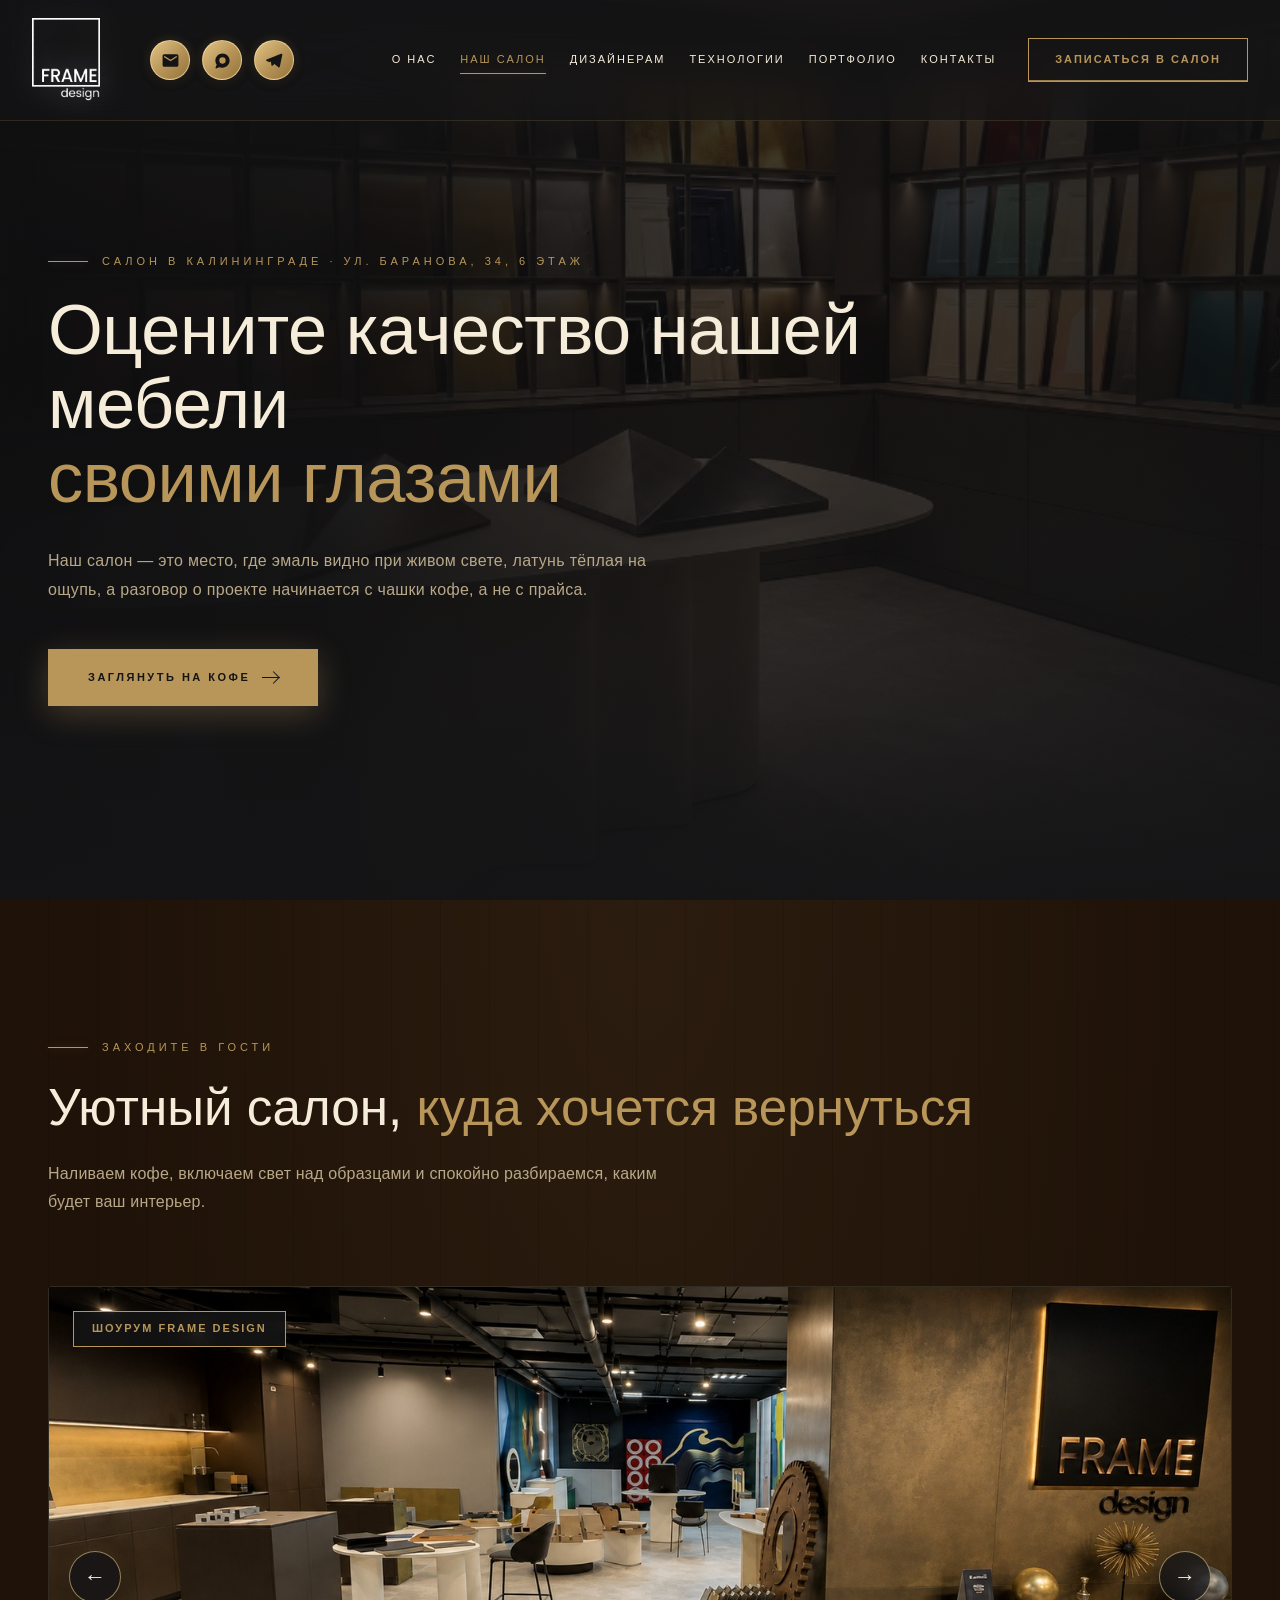
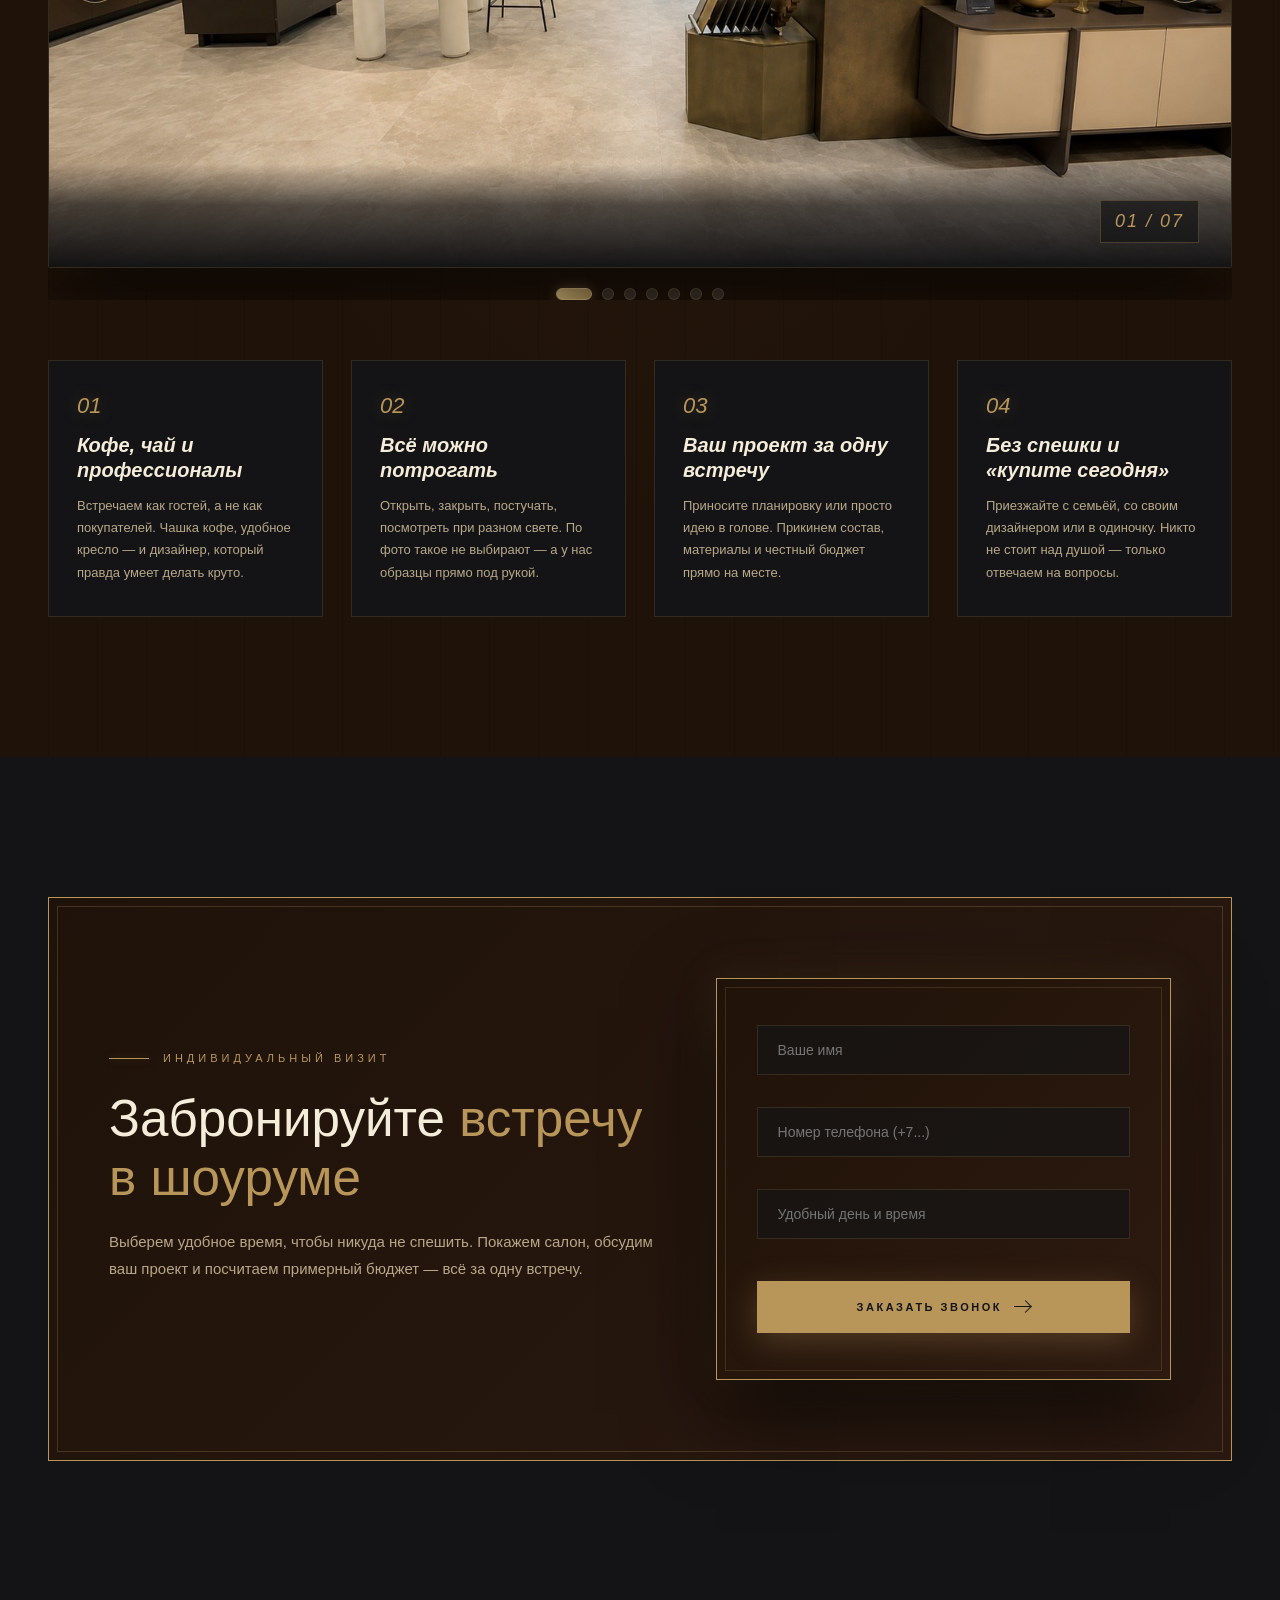
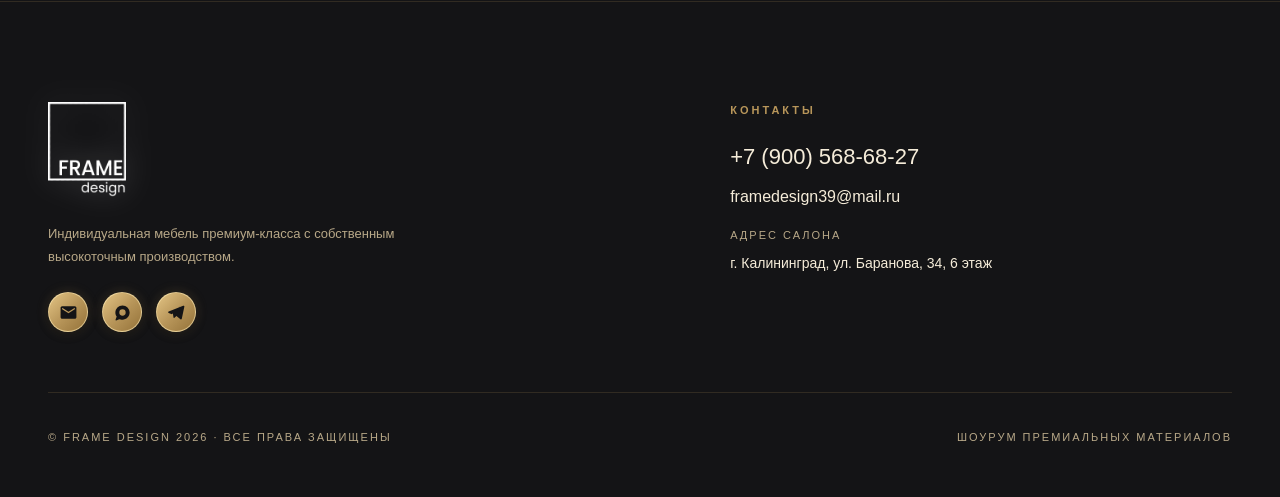
<file: salon.html>
<!DOCTYPE html>
<html lang="ru">
<head>
  <meta charset="UTF-8">
  <meta name="viewport" content="width=device-width, initial-scale=1.0">
  <meta name="format-detection" content="telephone=no">
  <title>Салон FRAME DESIGN в Калининграде — 200+ видов фасадов</title>

  <meta name="description" content="Шоурум Frame Design в Калининграде: 200+ видов фасадов, центральная стена решений, жидкий металл и тактильные образцы. Запишитесь на визит.">
  <meta property="og:title" content="Салон FRAME DESIGN в Калининграде — 200+ видов фасадов">
  <meta property="og:description" content="Шоурум Frame Design в Калининграде: 200+ видов фасадов, центральная стена решений, жидкий металл и тактильные образцы. Запишитесь на визит.">
  <meta property="og:url" content="https://framedesign39.ru/salon.html">
  <meta property="og:type" content="website">
  <link rel="canonical" href="https://framedesign39.ru/salon.html">
  
  <!-- Open Graph / Social Meta Tags -->
  <meta property="og:image" content="https://framedesign39.ru/images/showroom-kitchen-island-dark.jpg">
  <meta property="og:site_name" content="FRAME DESIGN">
  <meta name="twitter:card" content="summary_large_image">

  <!-- Favicons -->
  <link rel="icon" type="image/svg+xml" href="favicon.svg">
  <link rel="alternate icon" type="image/png" href="favicon.png">
  <link rel="apple-touch-icon" href="apple-touch-icon.png">
  <link rel="shortcut icon" href="favicon.ico">
  <link rel="manifest" href="site.webmanifest">
  <meta name="theme-color" content="#141416">
  <!-- Schema.org Structured Data -->
  <script type="application/ld+json">
  {
    "@context": "https://schema.org",
    "@type": "BreadcrumbList",
    "itemListElement": [
      { "@type": "ListItem", "position": 1, "name": "Главная", "item": "https://framedesign39.ru/" },
      { "@type": "ListItem", "position": 2, "name": "Наш салон", "item": "https://framedesign39.ru/salon.html" }
    ]
  }
  </script>


  <!-- Google Fonts -->
  <link rel="stylesheet" href="https://static.tildacdn.com/css/fonts-tildasans.css" type="text/css" media="all">
  <link rel="preconnect" href="https://fonts.googleapis.com">
  <link rel="preconnect" href="https://fonts.gstatic.com" crossorigin>
  <link href="https://fonts.googleapis.com/css2?family=Cormorant+Garamond:ital,wght@0,300;0,400;0,500;0,600;0,700;1,400;1,500;1,600&family=Inter:wght@300;400;500;600;700&display=swap" rel="stylesheet">

  <style>
    :root {
      --t-headline-font: 'TildaSans', Arial, sans-serif;
      --t-text-font: 'TildaSans', Arial, sans-serif;
      --chocolate-deep: #1f1208;
      --chocolate: #2d1a10;
      --chocolate-soft: #3d2618;
      --graphite: #141416;
      --graphite-soft: #1f1f22;
      --cream: #f5ecd9;
      --cream-soft: #ebe0c8;
      --cream-muted: #b8a888;
      --brass: #b8965a;
      --brass-light: #d4b078;
      --brass-soft: rgba(184, 150, 90, 0.5);
      --brass-glow: rgba(184, 150, 90, 0.35);
      --text-light: #f5ecd9;
      --text-muted: #8a7e6a;
      --text-dim: #5a5246;
      --border: rgba(184, 150, 90, 0.18);
    }

    * { margin: 0; padding: 0; box-sizing: border-box; }
    html { scroll-behavior: smooth; }
    body {
      background: var(--graphite);
      color: var(--text-light);
      font-family: var(--t-text-font);
      line-height: 1.6;
      overflow-x: hidden;
      -webkit-font-smoothing: antialiased;
    }

    .fd-page { position: relative; width: 100%; min-height: 100vh; }

    /* HEADER */
    .fd-header {
      position: fixed;
      top: 0; left: 0; right: 0;
      z-index: 1000;
      background: rgba(20, 20, 22, 0.7);
      backdrop-filter: blur(24px) saturate(180%);
      -webkit-backdrop-filter: blur(24px) saturate(180%);
      border-bottom: 1px solid var(--border);
      padding: 20px 0;
      transition: padding 0.4s cubic-bezier(0.4, 0, 0.2, 1), background 0.4s;
    }
    .fd-header__inner {
      max-width: 1440px;
      margin: 0 auto;
      padding: 0 48px;
      display: flex;
      align-items: center;
      gap: 30px;
    }
    .fd-logo {
      font-family: var(--t-headline-font);
      font-size: 26px;
      letter-spacing: 6px;
      color: var(--brass);
      font-weight: 500;
      flex-shrink: 0;
      text-decoration: none;
      text-shadow: 0 0 24px var(--brass-glow);
      transition: text-shadow 0.5s;
      position: relative;
    }
    .fd-logo::before {
      content: '';
      position: absolute;
      left: -16px;
      top: 50%;
      transform: translateY(-50%);
      width: 4px;
      height: 4px;
      background: var(--brass);
      border-radius: 50%;
      box-shadow: 0 0 10px var(--brass-glow);
    }
    .fd-logo:hover {
      text-shadow: 0 0 10px var(--brass-light), 0 0 24px var(--brass-glow), 0 0 48px var(--brass-glow);
    }
    .fd-logo span {
      display: block;
      font-size: 9px;
      letter-spacing: 8px;
      color: var(--text-muted);
      margin-top: 4px;
      text-shadow: none;
      font-weight: 400;
    }
    .fd-header__right {
      display: flex;
      align-items: center;
      gap: 32px;
      margin-left: auto;
    }
    .fd-nav-right {
      display: flex;
      gap: 32px;
      align-items: center;
    }
    .fd-nav__link {
      font-family: var(--t-text-font);
      font-size: 11px;
      letter-spacing: 2px;
      font-weight: 500;
      color: var(--text-light);
      text-transform: uppercase;
      text-decoration: none;
      position: relative;
      cursor: pointer;
      padding: 6px 0;
      transition: color 0.3s;
    }
    .fd-nav__link::after {
      content: '';
      position: absolute;
      bottom: 0;
      left: 50%;
      width: 0;
      height: 1px;
      background: var(--brass);
      box-shadow: 0 0 10px var(--brass-glow);
      transition: width 0.4s cubic-bezier(0.4, 0, 0.2, 1), left 0.4s;
    }
    .fd-nav__link:hover, .fd-nav__link.active { color: var(--brass); }
    .fd-nav__link:hover::after, .fd-nav__link.active::after { width: 100%; left: 0; }

    .fd-nav__link--has-dropdown { position: relative; }
    .fd-nav__link--has-dropdown::before {
      content: '';
      display: inline-block;
      width: 4px;
      height: 4px;
      border-right: 1px solid currentColor;
      border-bottom: 1px solid currentColor;
      transform: rotate(45deg);
      margin-left: 10px;
      vertical-align: middle;
      margin-bottom: 3px;
      transition: transform 0.3s;
    }
    .fd-nav__link--has-dropdown:hover::before {
      transform: rotate(-135deg);
      margin-bottom: -1px;
    }
    .fd-dropdown {
      position: absolute;
      top: calc(100% + 20px);
      right: 0;
      background: rgba(20, 20, 22, 0.98);
      backdrop-filter: blur(20px);
      border: 1px solid var(--border);
      padding: 24px 32px;
      min-width: 240px;
      opacity: 0;
      visibility: hidden;
      transform: translateY(10px);
      transition: all 0.3s;
      box-shadow: 0 30px 60px rgba(0,0,0,0.7), 0 0 40px rgba(184, 150, 90, 0.08);
    }
    .fd-nav__link--has-dropdown:hover .fd-dropdown {
      opacity: 1;
      visibility: visible;
      transform: translateY(0);
    }
    .fd-dropdown__item {
      display: block;
      padding: 12px 0;
      font-size: 12px;
      letter-spacing: 2px;
      color: var(--text-light);
      text-transform: uppercase;
      text-decoration: none;
      border-bottom: 1px solid rgba(184, 150, 90, 0.08);
      transition: all 0.3s;
      font-weight: 500;
    }
    .fd-dropdown__item:hover {
      color: var(--brass);
      padding-left: 12px;
      text-shadow: 0 0 12px var(--brass-glow);
    }

    .fd-cta {
      font-family: var(--t-text-font);
      font-size: 11px;
      letter-spacing: 2px;
      font-weight: 600;
      padding: 14px 26px;
      border: 1px solid var(--brass);
      color: var(--brass);
      background: transparent;
      text-transform: uppercase;
      text-decoration: none;
      cursor: pointer;
      transition: all 0.4s;
      white-space: nowrap;
      position: relative;
      overflow: hidden;
    }
    .fd-cta::before {
      content: '';
      position: absolute;
      inset: 0;
      background: var(--brass);
      transform: translateY(100%);
      transition: transform 0.4s;
      z-index: -1;
    }
    .fd-cta:hover { color: var(--graphite); box-shadow: 0 8px 24px rgba(184, 150, 90, 0.25), 0 0 30px var(--brass-glow); }
    .fd-cta:hover::before { transform: translateY(0); }

    /* BURGER & MOBILE DRAWER */
    .fd-burger-btn {
      display: none;
      flex-direction: column;
      justify-content: space-between;
      width: 32px;
      height: 20px;
      background: transparent;
      border: none;
      cursor: pointer;
      padding: 0;
      z-index: 1000;
      position: relative;
    }
    .fd-burger-btn span { width: 100%; height: 2px; background: var(--brass); transition: all 0.3s; }
    .fd-burger-btn.is-active span:nth-child(1) { transform: translateY(9px) rotate(45deg); }
    .fd-burger-btn.is-active span:nth-child(2) { opacity: 0; }
    .fd-burger-btn.is-active span:nth-child(3) { transform: translateY(-9px) rotate(-45deg); }

    .fd-mobile-drawer {
      position: fixed;
      inset: 0;
      background: #141416;
      z-index: 999;
      display: flex;
      flex-direction: column;
      justify-content: center;
      align-items: center;
      gap: 28px;
      opacity: 0;
      visibility: hidden;
      transition: all 0.4s;
    }
    .fd-mobile-drawer.is-open { opacity: 1; visibility: visible; }
    .fd-mobile-link {
      font-family: var(--t-headline-font);
      font-size: 28px;
      font-style: normal;
      color: var(--cream);
      text-decoration: none;
      letter-spacing: 2px;
      transition: color 0.3s;
    }
    .fd-mobile-link:hover, .fd-mobile-link.active { color: var(--brass); }

    /* HERO */
    .fd-hero {
      position: relative;
      min-height: 85vh;
      display: flex;
      flex-direction: column;
      justify-content: flex-end;
      padding: 180px 48px 100px;
      overflow: hidden;
      background: var(--graphite);
    }
    .fd-hero__bg {
      position: absolute;
      top: 0; right: 0; bottom: 0; left: 0;
      background-image: url('images/salon-hero-bg.jpg');
      background-size: cover;
      background-position: center;
      z-index: 0;
      transform: scale(1.05);
      filter: brightness(0.7);
    }
    .fd-hero__bg::after {
      content: '';
      position: absolute;
      inset: 0;
      background: linear-gradient(90deg,
        var(--graphite) 0%,
        rgba(20, 20, 22, 0.94) 25%,
        rgba(20, 20, 22, 0.65) 60%,
        rgba(20, 20, 22, 0.85) 100%
      );
    }
    .fd-hero::before {
      content: '';
      position: absolute;
      inset: 0;
      background: linear-gradient(180deg, rgba(20, 20, 22, 0.4) 0%, transparent 40%, rgba(20, 20, 22, 0.95) 100%);
      z-index: 1;
      pointer-events: none;
    }
    .fd-hero__inner {
      position: relative;
      z-index: 3;
      max-width: 1440px;
      margin: 0 auto;
      width: 100%;
    }
    .fd-eyebrow {
      font-family: var(--t-text-font);
      font-size: 11px;
      letter-spacing: 4px;
      font-weight: 500;
      color: var(--brass);
      text-transform: uppercase;
      margin-bottom: 24px;
      display: flex;
      align-items: center;
      gap: 14px;
    }
    .fd-eyebrow::before {
      content: '';
      width: 40px;
      height: 1px;
      background: var(--brass);
      box-shadow: 0 0 10px var(--brass-glow);
    }
    .fd-hero__title {
      font-family: var(--t-headline-font);
      font-size: clamp(38px, 5.5vw, 76px);
      line-height: 1.05;
      color: var(--cream);
      font-weight: 400;
      margin-bottom: 32px;
      max-width: 960px;
      letter-spacing: -0.5px;
      font-style: normal;
    }
    .fd-hero__title--accent {
      color: var(--brass);
      font-style: normal;
      font-weight: 500;
      display: inline-block;
    }
    .fd-hero__subtitle {
      font-family: var(--t-text-font);
      font-size: 16px;
      font-weight: 400;
      line-height: 1.8;
      color: var(--cream-muted);
      margin-bottom: 44px;
      max-width: 640px;
      letter-spacing: 0.3px;
    }

    /* SHOWROOM EXHIBITS */
    .fd-exhibits {
      position: relative;
      padding: 140px 48px;
      background: var(--chocolate-deep);
      background-image:
        repeating-linear-gradient(90deg, transparent 0, transparent 48px, rgba(0,0,0,0.12) 48px, rgba(0,0,0,0.12) 49px),
        radial-gradient(ellipse at 50% 0%, rgba(184, 150, 90, 0.08) 0%, transparent 60%);
    }
    .fd-exhibits__inner {
      max-width: 1440px;
      margin: 0 auto;
    }
    .fd-section-head {
      display: flex;
      justify-content: space-between;
      align-items: flex-end;
      margin-bottom: 70px;
      gap: 30px;
      flex-wrap: wrap;
    }
    .fd-section-title {
      font-family: var(--t-headline-font);
      font-size: clamp(32px, 4vw, 54px);
      color: var(--cream);
      font-weight: 400;
      font-style: normal;
      line-height: 1.1;
    }
    .fd-section-title span {
      color: var(--brass);
      font-style: normal;
      font-weight: 500;
    }
    .fd-exhibits-grid {
      display: grid;
      grid-template-columns: repeat(3, 1fr);
      gap: 32px;
    }
    .fd-exhibit-card {
      background: var(--graphite);
      border: 1px solid var(--border);
      overflow: hidden;
      position: relative;
      transition: transform 0.5s cubic-bezier(0.4, 0, 0.2, 1), box-shadow 0.5s;
    }
    .fd-exhibit-card::before {
      content: '';
      position: absolute;
      inset: 0;
      border: 1px solid var(--brass);
      opacity: 0;
      transition: opacity 0.5s;
      z-index: 2;
      pointer-events: none;
    }
    .fd-exhibit-card:hover {
      transform: translateY(-8px);
      box-shadow: 0 30px 80px rgba(0,0,0,0.7), 0 0 35px rgba(184, 150, 90, 0.15);
    }
    .fd-exhibit-card:hover::before { opacity: 1; }
    .fd-exhibit-card__img {
      aspect-ratio: 4/3;
      overflow: hidden;
      background: var(--chocolate);
    }
    .fd-exhibit-card__img img {
      width: 100%;
      height: 100%;
      object-fit: cover;
      transition: transform 1.2s;
    }
    .fd-exhibit-card:hover .fd-exhibit-card__img img { transform: scale(1.1); }
    .fd-exhibit-card__body {
      padding: 32px 28px;
    }
    .fd-exhibit-card__title {
      font-family: var(--t-headline-font);
      font-size: 24px;
      color: var(--cream);
      font-style: normal;
      margin-bottom: 12px;
    }
    .fd-exhibit-card__text {
      font-size: 13px;
      color: var(--cream-muted);
      line-height: 1.7;
    }

    /* BUTTONS */
    .fd-btn {
      font-family: var(--t-text-font);
      font-size: 11px;
      letter-spacing: 2.5px;
      font-weight: 600;
      padding: 20px 40px;
      border: none;
      text-transform: uppercase;
      cursor: pointer;
      transition: all 0.4s cubic-bezier(0.4, 0, 0.2, 1);
      display: inline-flex;
      align-items: center;
      gap: 12px;
      text-decoration: none;
      position: relative;
      overflow: hidden;
    }
    .fd-btn--primary {
      background: var(--brass);
      color: var(--graphite);
      box-shadow: 0 8px 32px rgba(184, 150, 90, 0.3);
    }
    
    .fd-btn--outline {
      background: rgba(255, 255, 255, 0.04) !important;
      color: var(--cream) !important;
      border: 1px solid rgba(184, 150, 90, 0.5) !important;
      text-decoration: none !important;
      backdrop-filter: blur(10px);
      -webkit-backdrop-filter: blur(10px);
      box-shadow: 0 4px 16px rgba(0, 0, 0, 0.4);
    }
    .fd-btn--outline:hover {
      background: rgba(184, 150, 90, 0.15) !important;
      border-color: var(--brass) !important;
      color: var(--brass-light) !important;
      box-shadow: 0 0 25px rgba(184, 150, 90, 0.35) !important;
      transform: translateY(-2px);
    }

    .fd-btn--primary:hover {
      background: var(--brass-light);
      transform: translateY(-2px);
      box-shadow: 0 16px 40px rgba(184, 150, 90, 0.45), 0 0 50px var(--brass-glow);
    }
    .fd-btn__arrow {
      display: inline-block;
      width: 16px;
      height: 1.5px;
      background: currentColor;
      position: relative;
      transition: width 0.3s;
    }
    .fd-btn:hover .fd-btn__arrow { width: 22px; }
    .fd-btn__arrow::after {
      content: '';
      position: absolute;
      right: 0;
      top: -4px;
      width: 8px;
      height: 8px;
      border-top: 1.5px solid currentColor;
      border-right: 1.5px solid currentColor;
      transform: rotate(45deg);
    }

    /* VISIT FORM */
    .fd-visit {
      position: relative;
      padding: 140px 48px;
      background: var(--graphite);
    }
    .fd-visit__card {
      max-width: 1200px;
      margin: 0 auto;
      background: linear-gradient(135deg, rgba(31, 18, 8, 0.9) 0%, rgba(45, 26, 16, 0.9) 100%);
      border: 1px solid var(--brass);
      padding: 80px 60px;
      display: grid;
      grid-template-columns: 1fr 1fr;
      gap: 60px;
      align-items: center;
      position: relative;
    }
    .fd-visit__card::before {
      content: '';
      position: absolute;
      inset: 8px;
      border: 1px solid rgba(184, 150, 90, 0.25);
      pointer-events: none;
    }
    .fd-field {
      width: 100%;
      background: rgba(20, 20, 22, 0.7);
      border: 1px solid var(--border);
      padding: 16px 20px;
      color: var(--cream);
      font-size: 14px;
      outline: none;
      transition: all 0.3s;
      font-family: var(--t-text-font);
      margin-bottom: 16px;
    }
    .fd-field:focus { border-color: var(--brass); box-shadow: 0 0 15px var(--brass-glow); }

    /* FOOTER */
    .fd-footer {
      background: var(--graphite);
      padding: 100px 48px 50px;
      border-top: 1px solid var(--border);
      position: relative;
    }
    .fd-footer__inner {
      max-width: 1440px;
      margin: 0 auto;
      display: grid;
      grid-template-columns: 1.2fr 1fr;
      gap: 80px;
      margin-bottom: 60px;
    }
    .fd-footer__logo {
      font-family: var(--t-headline-font);
      font-size: 28px;
      letter-spacing: 6px;
      color: var(--brass);
      font-weight: 500;
      margin-bottom: 24px;
      text-shadow: 0 0 24px var(--brass-glow);
      font-style: normal;
    }
    .fd-footer__logo span {
      display: block;
      font-size: 9px;
      letter-spacing: 8px;
      color: var(--text-muted);
      margin-top: 6px;
      font-style: normal;
      font-weight: 400;
    }
    .fd-footer__about {
      font-size: 13px;
      line-height: 1.8;
      color: var(--cream-muted);
      margin-bottom: 24px;
      max-width: 420px;
    }
    .fd-footer__socials { display: flex; gap: 14px; }
    .fd-social {
      width: 36px; height: 36px;
      border: 1px solid var(--border);
      display: flex; align-items: center; justify-content: center;
      border-radius: 50%;
      color: var(--cream-muted);
      font-size: 11px;
      font-weight: 600;
      text-decoration: none;
      transition: all 0.4s;
    }
    .fd-social:hover {
      border-color: var(--brass);
      background: var(--brass);
      color: var(--graphite);
      box-shadow: 0 0 24px var(--brass-glow);
      transform: translateY(-2px);
    }
    .fd-footer__col-title {
      font-size: 11px;
      letter-spacing: 3px;
      font-weight: 600;
      color: var(--brass);
      text-transform: uppercase;
      margin-bottom: 24px;
    }
    .fd-footer__contact {
      font-family: var(--t-headline-font);
      font-size: 22px;
      font-style: normal;
      color: var(--cream);
      margin-bottom: 16px;
      font-weight: 500;
    }
    .fd-footer__bottom {
      max-width: 1440px;
      margin: 0 auto;
      padding-top: 36px;
      border-top: 1px solid var(--border);
      display: flex;
      justify-content: space-between;
      align-items: center;
      color: var(--cream-muted);
      font-size: 11px;
      letter-spacing: 2px;
      text-transform: uppercase;
    }

    
/* HERO IMMEDIATE ENTRANCE */
.fd-hero .fd-fade {
  opacity: 1;
  transform: translateY(0);
  animation: heroFadeIn 0.8s cubic-bezier(0.4, 0, 0.2, 1) both;
}
.fd-hero__inner .fd-fade:nth-child(1) { animation-delay: 0.05s; }
.fd-hero__inner .fd-fade:nth-child(2) { animation-delay: 0.2s; }
.fd-hero__inner .fd-fade:nth-child(3) { animation-delay: 0.35s; }
.fd-hero__inner .fd-fade:nth-child(4) { animation-delay: 0.5s; }
.fd-hero__features .fd-fade:nth-child(1) { animation-delay: 0.4s; }
.fd-hero__features .fd-fade:nth-child(2) { animation-delay: 0.55s; }
.fd-hero__features .fd-fade:nth-child(3) { animation-delay: 0.7s; }

@keyframes heroFadeIn {
  from {
    opacity: 0;
    transform: translateY(20px);
  }
  to {
    opacity: 1;
    transform: translateY(0);
  }
}

/* ANIMATIONS */
    .fd-fade {
      opacity: 0;
      transform: translateY(30px);
      transition: opacity 1s cubic-bezier(0.4, 0, 0.2, 1), transform 1s cubic-bezier(0.4, 0, 0.2, 1);
    }
    .fd-fade.is-visible { opacity: 1; transform: translateY(0); }

    /* RESPONSIVE */
    @media (max-width: 1200px) {
      .fd-exhibits-grid { grid-template-columns: repeat(2, 1fr); }
      .fd-visit__card { grid-template-columns: 1fr; }
      .fd-nav-right { gap: 20px; }
    }
    @media (max-width: 960px) {
      .fd-header__inner { padding: 0 24px; }
      .fd-hero, .fd-exhibits, .fd-visit, .fd-footer { padding: 90px 24px; }
      .fd-visit__card { padding: 50px 24px; }
      .fd-footer__inner { grid-template-columns: 1fr; gap: 50px; }
      .fd-nav-right { display: none; }
      .fd-burger-btn { display: flex; }
    }
    @media (max-width: 640px) {
      .fd-exhibits-grid { grid-template-columns: 1fr; }
      .fd-btn { width: 100%; justify-content: center; }
      .fd-footer__bottom { flex-direction: column; gap: 12px; text-align: center; }
    }
  
/* TEL / EMAIL LINK OVERRIDES FOR MOBILE SAFARI */
a[href^="tel"],
a[href^="mailto"],
.fd-footer__contact,
.fd-phone-link {
  color: var(--cream) !important;
  -webkit-text-fill-color: var(--cream) !important;
  text-decoration: none !important;
  font-family: inherit;
  transition: color 0.3s, text-shadow 0.3s;
}
a[href^="tel"]:hover,
a[href^="mailto"]:hover,
.fd-footer__contact:hover,
.fd-phone-link:hover {
  color: var(--brass) !important;
  -webkit-text-fill-color: var(--brass) !important;
  text-shadow: 0 0 14px var(--brass-glow);
}


/* ========================================================
   UNIFIED MOBILE RESPONSIVE MASTER RULES (PIXEL PERFECT)
   ======================================================== */
@media (max-width: 960px) {
  .fd-header {
    padding: 14px 0 !important;
  }
  .fd-header__inner {
    padding: 0 20px !important;
    display: flex !important;
    justify-content: space-between !important;
    align-items: center !important;
  }
  .fd-header__right {
    margin-left: auto !important;
    display: flex !important;
    align-items: center !important;
    gap: 16px !important;
  }
  .fd-nav-right {
    display: none !important;
  }
  .fd-cta {
    display: none !important;
  }
  .fd-burger-btn {
    display: flex !important;
  }

  /* HERO PADDING & CLEARANCE - NEVER OVERLAPS WITH HEADER */
  .fd-hero {
    padding: 130px 20px 60px !important;
    min-height: auto !important;
  }
  .fd-hero__eyebrow {
    font-size: 10px !important;
    letter-spacing: 2.5px !important;
    margin-bottom: 18px !important;
    display: flex !important;
    align-items: center !important;
    gap: 10px !important;
  }
  .fd-hero__eyebrow::before {
    width: 24px !important;
  }
  .fd-hero__title {
    font-size: clamp(26px, 7vw, 36px) !important;
    line-height: 1.15 !important;
    margin-bottom: 20px !important;
    font-style: normal !important;
  }
  .fd-hero__subtitle {
    font-size: 13px !important;
    line-height: 1.7 !important;
    margin-bottom: 28px !important;
    max-width: 100% !important;
  }
  .fd-hero__buttons {
    display: flex !important;
    flex-direction: column !important;
    width: 100% !important;
    gap: 12px !important;
  }
  .fd-hero__buttons .fd-btn {
    width: 100% !important;
    justify-content: center !important;
    padding: 16px 20px !important;
    font-size: 11px !important;
  }
  .fd-hero__features {
    display: grid !important;
    grid-template-columns: 1fr !important;
    gap: 24px !important;
    margin-top: 40px !important;
    padding-top: 30px !important;
  }

  /* SECTIONS */
  .fd-about, .fd-categories, .fd-invite, .fd-salon-exp, .fd-central-wall, .fd-specs, .fd-steps, .fd-contacts-section, .fd-portfolio-section, .fd-tech-pillars {
    padding: 60px 20px !important;
  }
  .fd-about__inner {
    display: grid !important;
    grid-template-columns: 1fr !important;
    gap: 40px !important;
  }
  .fd-about__images {
    display: grid !important;
    grid-template-columns: 1fr !important;
    gap: 16px !important;
  }
  .fd-stats {
    padding: 50px 20px !important;
  }
  .fd-stats__inner {
    display: grid !important;
    grid-template-columns: repeat(2, 1fr) !important;
    gap: 16px !important;
  }
  .fd-stat {
    padding: 16px 10px !important;
    text-align: center !important;
  }
  .fd-stat__num {
    font-size: 40px !important;
  }
  .fd-categories__grid {
    display: grid !important;
    grid-template-columns: 1fr !important;
    gap: 20px !important;
  }
  .fd-invite__card {
    display: grid !important;
    grid-template-columns: 1fr !important;
    padding: 40px 20px !important;
    text-align: center !important;
    gap: 30px !important;
  }
  .fd-invite__eyebrow {
    justify-content: center !important;
  }
  .fd-invite__seal {
    margin: 0 auto !important;
    width: 130px !important;
    height: 130px !important;
  }
  .fd-footer {
    padding: 60px 20px 30px !important;
  }
  .fd-footer__inner {
    display: grid !important;
    grid-template-columns: 1fr !important;
    gap: 40px !important;
  }
  
  /* CONTACTS / MAP / FORM */
  .fd-contacts-grid {
    display: grid !important;
    grid-template-columns: 1fr !important;
    gap: 30px !important;
  }
  .fd-contact-card {
    padding: 30px 20px !important;
  }
  .fd-book-form {
    padding: 30px 20px !important;
  }
  .fd-route-buttons {
    display: flex !important;
    flex-direction: column !important;
    width: 100% !important;
    gap: 10px !important;
  }
  .fd-route-btn {
    width: 100% !important;
    justify-content: center !important;
  }
  .fd-map-wrap iframe {
    height: 320px !important;
  }

  /* PORTFOLIO GRID & FILTERS */
  .fd-portfolio-filters {
    display: flex !important;
    overflow-x: auto !important;
    flex-wrap: nowrap !important;
    justify-content: flex-start !important;
    padding-bottom: 12px !important;
    -webkit-overflow-scrolling: touch !important;
    gap: 10px !important;
  }
  .fd-portfolio-filters::-webkit-scrollbar { display: none; }
  .fd-filter-btn {
    flex-shrink: 0 !important;
    padding: 10px 18px !important;
    font-size: 11px !important;
  }
  .fd-portfolio-grid {
    display: grid !important;
    grid-template-columns: 1fr !important;
    gap: 24px !important;
  }

  /* TECHNOLOGIES HUD SCANNER */
  .fd-scanner-box {
    height: 280px !important;
  }
  .fd-tech-pillars-grid {
    display: grid !important;
    grid-template-columns: 1fr !important;
    gap: 20px !important;
  }
}

@media (max-width: 480px) {
  .fd-logo {
    font-size: 20px !important;
    letter-spacing: 4px !important;
  }
  .fd-logo::before {
    left: -12px !important;
    width: 3px !important;
    height: 3px !important;
  }
  .fd-logo span {
    font-size: 7px !important;
    letter-spacing: 5px !important;
  }
  .fd-stats__inner {
    grid-template-columns: 1fr !important;
  }
}


/* 100% FULL-SCREEN VIEWPORT HERO (PC, TABLET, MOBILE) */
.fd-hero {
  position: relative;
  height: 100dvh;
  min-height: 100svh;
  display: flex;
  flex-direction: column;
  justify-content: flex-end;
  padding: 120px 48px 60px;
  overflow: hidden;
  background: var(--graphite);
}

@media (max-width: 960px) {
  .fd-hero {
    height: 100dvh !important;
    min-height: 100svh !important;
    max-height: 100dvh !important;
    padding: 85px 20px 35px !important;
    display: flex !important;
    flex-direction: column !important;
    justify-content: flex-end !important;
    box-sizing: border-box !important;
  }
  .fd-hero__inner {
    margin: 0 !important;
    width: 100% !important;
  }
  .fd-hero__eyebrow {
    font-size: 10px !important;
    letter-spacing: 2px !important;
    margin-bottom: 12px !important;
  }
  .fd-hero__title {
    font-size: clamp(24px, 6.5vw, 32px) !important;
    line-height: 1.15 !important;
    margin-bottom: 14px !important;
  }
  .fd-hero__subtitle {
    font-size: 12px !important;
    line-height: 1.5 !important;
    margin-bottom: 20px !important;
    max-width: 100% !important;
    opacity: 0.85;
  }
  .fd-hero__buttons {
    display: flex !important;
    flex-direction: column !important;
    width: 100% !important;
    gap: 10px !important;
    margin-bottom: 0 !important;
  }
  .fd-hero__buttons .fd-btn {
    width: 100% !important;
    justify-content: center !important;
    padding: 14px 18px !important;
    font-size: 10px !important;
    letter-spacing: 2px !important;
  }
  .fd-hero__features {
    display: none !important;
  }
}

</style>

  <noscript>
    <style>
      /* Без JS блоки .fd-fade никогда не получат is-visible — показываем их сразу. */
      .fd-fade { opacity: 1 !important; transform: none !important; }
    </style>
  </noscript>
  <link rel="stylesheet" href="assets/fd-common.css?v=20260828i">
</head>
<body>
  <a class="fd-skip-link" href="#main-content">Перейти к содержимому</a>

<div class="fd-page">

  <!-- HEADER -->
  <header class="fd-header">
    <div class="fd-header__inner">
      <a href="index.html" class="fd-logo"><img src="images/frame-logo-white.png" alt="FRAME DESIGN" class="fd-logo__img" width="760" height="938" decoding="async"></a>
      <div class="fd-header__contacts">
        <div class="fd-header__social-btns">
          <a href="mailto:framedesign39@mail.ru" class="fd-head-btn fd-head-btn--mail" title="Написать на Email" aria-label="Email">
            <svg viewBox="0 0 24 24" width="19" height="19"><path d="M20 4H4c-1.1 0-2 .9-2 2v12c0 1.1.9 2 2 2h16c1.1 0 2-.9 2-2V6c0-1.1-.9-2-2-2zm0 4l-8 5-8-5V6l8 5 8-5v2z"/></svg>
          </a>
          <a href="https://web.max.ru/461819052" target="_blank" rel="noopener noreferrer" class="fd-head-btn fd-head-btn--max" title="MAX" aria-label="MAX">
            <svg viewBox="0 0 24 24" width="19" height="19"><path fill-rule="evenodd" clip-rule="evenodd" d="M12 3C7.03 3 3 7.03 3 12c0 1.94.61 3.73 1.66 5.2L3.2 21.2a.6.6 0 0 0 .76.76l3.96-1.44A8.96 8.96 0 0 0 12 21c4.97 0 9-4.03 9-9s-4.03-9-9-9zm0 5a4 4 0 1 0 0 8 4 4 0 0 0 0-8z"/></svg>
          </a>
          <a href="https://t.me/+79005686827" target="_blank" rel="noopener noreferrer" class="fd-head-btn fd-head-btn--tg" title="Написать в Telegram" aria-label="Telegram">
            <svg viewBox="0 0 24 24" width="19" height="19"><path d="M2.1 10.8l18.4-7.2c.8-.3 1.7.4 1.4 1.2l-3.2 15.1c-.2.8-1.1 1.1-1.7.6l-5.1-4.2-2.5 2.4c-.4.4-1.1.2-1.2-.4l-.9-5.9 10.6-9.6L6.2 14.1l-4.1-1.4c-.8-.3-.8-1.4 0-1.9z"/></svg>
          </a>
        </div>
      </div>
      <div class="fd-header__right">
        <nav class="fd-nav-right">
          <a href="about.html" class="fd-nav__link">О нас</a>
          <a href="salon.html" class="fd-nav__link active">Наш салон</a>
          <a href="designers.html" class="fd-nav__link">Дизайнерам</a>
          <a href="technologies.html" class="fd-nav__link">Технологии</a>
          <a href="portfolio.html" class="fd-nav__link">Портфолио</a>
          <a href="contacts.html" class="fd-nav__link">Контакты</a>
        </nav>
        <a href="#visit" class="fd-cta">Записаться в салон</a>
        <button class="fd-burger-btn" id="burgerBtn" aria-label="Открыть меню">
          <span></span><span></span><span></span>
        </button>
      </div>
    </div>
  </header>

  <!-- MOBILE DRAWER -->
  <div class="fd-mobile-drawer" id="mobileDrawer">
    <a href="index.html" class="fd-mobile-link" onclick="closeDrawer()">Главная</a>
    <a href="about.html" class="fd-mobile-link" onclick="closeDrawer()">О нас</a>
    <a href="salon.html" class="fd-mobile-link active" onclick="closeDrawer()">Наш салон</a>
    <a href="designers.html" class="fd-mobile-link" onclick="closeDrawer()">Дизайнерам</a>
    <a href="technologies.html" class="fd-mobile-link" onclick="closeDrawer()">Технологии</a>
    <a href="portfolio.html" class="fd-mobile-link" onclick="closeDrawer()">Портфолио</a>
    <a href="contacts.html" class="fd-mobile-link" onclick="closeDrawer()">Контакты</a>
    <a href="#visit" class="fd-btn fd-btn--primary" style="margin-top: 20px;" onclick="closeDrawer()">
      Записаться в салон <span class="fd-btn__arrow"></span>
    </a>
      <div class="fd-mobile-contacts" style="margin-top: 28px; display: flex; gap: 14px; align-items: center; justify-content: center;">
      <a href="mailto:framedesign39@mail.ru" class="fd-head-btn fd-head-btn--mail" aria-label="Email">
        <svg viewBox="0 0 24 24" width="19" height="19"><path d="M20 4H4c-1.1 0-2 .9-2 2v12c0 1.1.9 2 2 2h16c1.1 0 2-.9 2-2V6c0-1.1-.9-2-2-2zm0 4l-8 5-8-5V6l8 5 8-5v2z"/></svg>
      </a>
      <a href="https://web.max.ru/461819052" target="_blank" rel="noopener noreferrer" class="fd-head-btn fd-head-btn--max" aria-label="MAX">
        <svg viewBox="0 0 24 24" width="19" height="19"><path fill-rule="evenodd" clip-rule="evenodd" d="M12 3C7.03 3 3 7.03 3 12c0 1.94.61 3.73 1.66 5.2L3.2 21.2a.6.6 0 0 0 .76.76l3.96-1.44A8.96 8.96 0 0 0 12 21c4.97 0 9-4.03 9-9s-4.03-9-9-9zm0 5a4 4 0 1 0 0 8 4 4 0 0 0 0-8z"/></svg>
      </a>
      <a href="https://t.me/+79005686827" target="_blank" rel="noopener noreferrer" class="fd-head-btn fd-head-btn--tg" aria-label="Telegram">
        <svg viewBox="0 0 24 24" width="19" height="19"><path d="M2.1 10.8l18.4-7.2c.8-.3 1.7.4 1.4 1.2l-3.2 15.1c-.2.8-1.1 1.1-1.7.6l-5.1-4.2-2.5 2.4c-.4.4-1.1.2-1.2-.4l-.9-5.9 10.6-9.6L6.2 14.1l-4.1-1.4c-.8-.3-.8-1.4 0-1.9z"/></svg>
      </a>
    </div>
  </div>

  <main id="main-content" tabindex="-1">

  <!-- HERO -->
  <section class="fd-hero">
    <div class="fd-hero__bg"></div>
    <div class="fd-hero__inner">
      <div class="fd-eyebrow fd-fade">Салон в Калининграде · ул. Баранова, 34, 6 этаж</div>
      <h1 class="fd-hero__title fd-fade">
        Оцените качество нашей мебели<br>
        <span class="fd-hero__title--accent">своими глазами</span>
      </h1>
      <p class="fd-hero__subtitle fd-fade">
        Наш салон — это место, где эмаль видно при живом свете, латунь тёплая на ощупь, а разговор о проекте начинается с чашки кофе, а не с прайса.
      </p>
      <div class="fd-fade">
        <a href="#visit" class="fd-btn fd-btn--primary">
          Заглянуть на кофе <span class="fd-btn__arrow"></span>
        </a>
      </div>
    </div>
  </section>

  <!-- САЛОН: ЖИВЫЕ ФОТО И ТЁПЛЫЙ ТЕКСТ -->
  <section class="fd-exhibits" id="showroom">
    <div class="fd-exhibits__inner">
      <div class="fd-section-head">
        <div class="fd-fade">
          <div class="fd-eyebrow">Заходите в гости</div>
          <h2 class="fd-section-title">Уютный салон, <span>куда хочется вернуться</span></h2>
          <p class="fd-lead">
            Наливаем кофе, включаем свет над образцами и спокойно разбираемся,
            каким будет ваш интерьер.
          </p>
        </div>
      </div>

      <!-- ИНТЕРАКТИВНАЯ КАРУСЕЛЬ САЛОНА С ЛИСТАНИЕМ -->
      <div class="fd-salon-carousel fd-fade" id="salonCarousel">
        <div class="fd-carousel-wrapper" id="carouselWrapper">
          
          <!-- Стрелочки по бокам изображения (влево и вправо) -->
          <button class="fd-carousel-arrow fd-carousel-arrow--prev" id="carouselPrev" aria-label="Предыдущее фото">←</button>
          <button class="fd-carousel-arrow fd-carousel-arrow--next" id="carouselNext" aria-label="Следующее фото">→</button>

          <div class="fd-carousel-track" id="carouselTrack">
            
            <!-- Слайд 1 (вход в салон с логотипом) -->
            <div class="fd-carousel-slide">
              <span class="fd-carousel-slide__badge">Шоурум Frame Design</span>
              <img src="images/salon-photo-6.jpg" alt="Шоурум Frame Design — вход с логотипом" loading="lazy" width="1600" height="729" decoding="async">
              <div class="fd-carousel-slide__caption">
                <div></div>
                <div class="fd-carousel-slide__count">01 / 07</div>
              </div>
            </div>

            <!-- Слайд 2 (граненый остров) -->
            <div class="fd-carousel-slide">
              <span class="fd-carousel-slide__badge">Сложная геометрия</span>
              <img src="images/salon-photo-4.jpg" alt="Остров со сложной геометрией" loading="lazy" width="1580" height="802" decoding="async">
              <div class="fd-carousel-slide__caption">
                <div></div>
                <div class="fd-carousel-slide__count">02 / 07</div>
              </div>
            </div>

            <!-- Слайд 3 (рабочая зона проектирования) -->
            <div class="fd-carousel-slide">
              <span class="fd-carousel-slide__badge">Рабочая зона проектирования</span>
              <img src="images/salon-photo-5.jpg" alt="Рабочая зона проектирования в салоне" loading="lazy" width="1600" height="731" decoding="async">
              <div class="fd-carousel-slide__caption">
                <div></div>
                <div class="fd-carousel-slide__count">03 / 07</div>
              </div>
            </div>

            <!-- Слайд 4 (образцы и материалы) -->
            <div class="fd-carousel-slide">
              <span class="fd-carousel-slide__badge">Зона образцов и материалов</span>
              <img src="images/salon-photo-7.jpg" alt="Зона образцов и материалов" loading="lazy" width="1600" height="900" decoding="async">
              <div class="fd-carousel-slide__caption">
                <div></div>
                <div class="fd-carousel-slide__count">04 / 07</div>
              </div>
            </div>

            <!-- Слайд 5 (двери для шкафов) -->
            <div class="fd-carousel-slide">
              <span class="fd-carousel-slide__badge">Коллекция дверей для шкафов</span>
              <img src="images/salon-photo-2.jpg" alt="Коллекция дверей для шкафов" loading="lazy" width="1536" height="1024" decoding="async">
              <div class="fd-carousel-slide__caption">
                <div></div>
                <div class="fd-carousel-slide__count">05 / 07</div>
              </div>
            </div>

            <!-- Слайд 6 (дизайнерская мебель) -->
            <div class="fd-carousel-slide">
              <span class="fd-carousel-slide__badge">Дизайнерская мебель</span>
              <img src="images/salon-photo-3.jpg" alt="Дизайнерская мебель" loading="lazy" width="1600" height="800" decoding="async">
              <div class="fd-carousel-slide__caption">
                <div></div>
                <div class="fd-carousel-slide__count">06 / 07</div>
              </div>
            </div>

            <!-- Слайд 7 (зеркала и декор) -->
            <div class="fd-carousel-slide">
              <span class="fd-carousel-slide__badge">Зеркала и декор</span>
              <img src="images/salon-photo-1.jpg" alt="Зеркала и декор" loading="lazy" width="1536" height="1024" decoding="async">
              <div class="fd-carousel-slide__caption">
                <div></div>
                <div class="fd-carousel-slide__count">07 / 07</div>
              </div>
            </div>

          </div>
        </div>

        <!-- Точки-индикаторы снизу -->
        <div class="fd-carousel-dots" id="carouselDots">
          <button class="fd-carousel-dot active" aria-label="Слайд 1" onclick="goToSlide(0)"></button>
          <button class="fd-carousel-dot" aria-label="Слайд 2" onclick="goToSlide(1)"></button>
          <button class="fd-carousel-dot" aria-label="Слайд 3" onclick="goToSlide(2)"></button>
          <button class="fd-carousel-dot" aria-label="Слайд 4" onclick="goToSlide(3)"></button>
          <button class="fd-carousel-dot" aria-label="Слайд 5" onclick="goToSlide(4)"></button>
          <button class="fd-carousel-dot" aria-label="Слайд 6" onclick="goToSlide(5)"></button>
          <button class="fd-carousel-dot" aria-label="Слайд 7" onclick="goToSlide(6)"></button>
        </div>
      </div>

      <div class="fd-notes">
        <div class="fd-note fd-fade">
          <div class="fd-note__mark">01</div>
          <h3 class="fd-note__title">Кофе, чай и профессионалы</h3>
          <p class="fd-note__text">
            Встречаем как гостей, а не как покупателей. Чашка кофе, удобное кресло —
            и дизайнер, который правда умеет делать круто.
          </p>
        </div>
        <div class="fd-note fd-fade">
          <div class="fd-note__mark">02</div>
          <h3 class="fd-note__title">Всё можно потрогать</h3>
          <p class="fd-note__text">
            Открыть, закрыть, постучать, посмотреть при разном свете. По фото такое
            не выбирают — а у нас образцы прямо под рукой.
          </p>
        </div>
        <div class="fd-note fd-fade">
          <div class="fd-note__mark">03</div>
          <h3 class="fd-note__title">Ваш проект за одну встречу</h3>
          <p class="fd-note__text">
            Приносите планировку или просто идею в голове. Прикинем состав, материалы
            и честный бюджет прямо на месте.
          </p>
        </div>
        <div class="fd-note fd-fade">
          <div class="fd-note__mark">04</div>
          <h3 class="fd-note__title">Без спешки и «купите сегодня»</h3>
          <p class="fd-note__text">
            Приезжайте с семьёй, со своим дизайнером или в одиночку. Никто не стоит
            над душой — только отвечаем на вопросы.
          </p>
        </div>
      </div>
    </div>
  </section>

  <!-- VISIT BOOKING FORM -->
  <section class="fd-visit" id="visit">
    <div class="fd-visit__card fd-fade">
      <div>
        <div class="fd-eyebrow">Индивидуальный визит</div>
        <h2 class="fd-section-title" style="margin-bottom: 20px;">
          Забронируйте <span>встречу в шоуруме</span>
        </h2>
        <p style="font-size: 15px; color: var(--cream-muted); line-height: 1.8; margin-bottom: 24px;">
          Выберем удобное время, чтобы никуда не спешить. Покажем салон, обсудим ваш проект и посчитаем примерный бюджет — всё за одну встречу.
        </p>
        </div>

      <form class="fd-booking__form" style="position: relative; z-index: 2;" action="send.php" method="POST" novalidate>
        <label class="fd-visually-hidden" for="fd-name">Ваше имя</label>
        <input type="text" id="fd-name" class="fd-field" name="name" placeholder="Ваше имя" autocomplete="name" required>
        <label class="fd-visually-hidden" for="fd-phone">Номер телефона</label>
        <input type="tel" id="fd-phone" class="fd-field" name="phone" placeholder="Номер телефона (+7...)" autocomplete="tel" required>
        <label class="fd-visually-hidden" for="fd-when">Удобный день и время</label>
        <input type="text" id="fd-when" class="fd-field" name="when" placeholder="Удобный день и время">
        <button type="submit" class="fd-btn fd-btn--primary fd-booking__submit" style="width: 100%; justify-content: center; margin-top: 10px;">
          Заказать звонок <span class="fd-btn__arrow"></span>
        </button>
        <div class="fd-booking__done">
          Спасибо! Заявка принята — мы перезвоним вам в течение 15 минут.
        </div>
      </form>
    </div>
  </section>

  <!-- FOOTER -->
  </main>

  <footer class="fd-footer">
    <div class="fd-footer__inner">
      <div class="fd-fade">
        <a href="index.html" class="fd-footer__logo"><img src="images/frame-logo-white.png" alt="FRAME DESIGN" class="fd-logo__img" width="760" height="938" decoding="async"></a>
        <p class="fd-footer__about">
          Индивидуальная мебель премиум-класса с собственным высокоточным производством.
        </p>
        <div class="fd-footer__socials">
          <a href="mailto:framedesign39@mail.ru" class="fd-head-btn fd-head-btn--mail" title="Написать на Email" aria-label="Email">
            <svg viewBox="0 0 24 24" width="19" height="19"><path d="M20 4H4c-1.1 0-2 .9-2 2v12c0 1.1.9 2 2 2h16c1.1 0 2-.9 2-2V6c0-1.1-.9-2-2-2zm0 4l-8 5-8-5V6l8 5 8-5v2z"/></svg>
          </a>
          <a href="https://web.max.ru/461819052" target="_blank" rel="noopener noreferrer" class="fd-head-btn fd-head-btn--max" title="MAX" aria-label="MAX">
            <svg viewBox="0 0 24 24" width="19" height="19"><path fill-rule="evenodd" clip-rule="evenodd" d="M12 3C7.03 3 3 7.03 3 12c0 1.94.61 3.73 1.66 5.2L3.2 21.2a.6.6 0 0 0 .76.76l3.96-1.44A8.96 8.96 0 0 0 12 21c4.97 0 9-4.03 9-9s-4.03-9-9-9zm0 5a4 4 0 1 0 0 8 4 4 0 0 0 0-8z"/></svg>
          </a>
          <a href="https://t.me/+79005686827" target="_blank" rel="noopener noreferrer" class="fd-head-btn fd-head-btn--tg" title="Написать в Telegram" aria-label="Telegram">
            <svg viewBox="0 0 24 24" width="19" height="19"><path d="M2.1 10.8l18.4-7.2c.8-.3 1.7.4 1.4 1.2l-3.2 15.1c-.2.8-1.1 1.1-1.7.6l-5.1-4.2-2.5 2.4c-.4.4-1.1.2-1.2-.4l-.9-5.9 10.6-9.6L6.2 14.1l-4.1-1.4c-.8-.3-.8-1.4 0-1.9z"/></svg>
          </a>
        </div>
      </div>
      <div class="fd-fade">
        <div class="fd-footer__col-title">Контакты</div>
        <a href="tel:+79005686827" class="fd-footer__contact fd-phone-link" style="display:block;">+7 (900) 568-68-27</a>
        <a href="mailto:framedesign39@mail.ru" class="fd-footer__contact fd-phone-link" style="display:block; font-size: 16px; margin-bottom: 20px;">framedesign39@mail.ru</a>
        <div style="font-size: 11px; letter-spacing: 2px; color: var(--cream-muted); text-transform: uppercase; margin-bottom: 8px;">Адрес салона</div>
        <div style="color: var(--cream); font-size: 14px;">г. Калининград, ул. Баранова, 34, 6 этаж</div>
      </div>
    </div>
    <div class="fd-footer__bottom">
      <div>© FRAME DESIGN 2026 · Все права защищены</div>
      <div>Шоурум премиальных материалов</div>
    </div>
  </footer>

</div>

<!-- INTERACTIVE SCRIPTS -->
<script>
(function() {
  'use strict';

  // Mobile Drawer
  const burgerBtn = document.getElementById('burgerBtn');
  const mobileDrawer = document.getElementById('mobileDrawer');
  if (burgerBtn && mobileDrawer) {
    burgerBtn.addEventListener('click', () => {
      burgerBtn.classList.toggle('is-active');
      mobileDrawer.classList.toggle('is-open');
      document.body.style.overflow = mobileDrawer.classList.contains('is-open') ? 'hidden' : '';
    });
  }
  window.closeDrawer = function() {
    if (burgerBtn && mobileDrawer) {
      burgerBtn.classList.remove('is-active');
      mobileDrawer.classList.remove('is-open');
      document.body.style.overflow = '';
    }
  };

  // Header scroll
  const header = document.querySelector('.fd-header');
  window.addEventListener('scroll', () => {
    if (window.pageYOffset > 50) {
      header.style.background = 'rgba(20, 20, 22, 0.94)';
    } else {
      header.style.background = 'rgba(20, 20, 22, 0.7)';
    }
  }, { passive: true });

  // Fade In Observer
  const fadeElements = document.querySelectorAll('.fd-fade');
  document.querySelectorAll('.fd-hero .fd-fade').forEach((el, index) => {
    setTimeout(() => el.classList.add('is-visible'), index * 100);
  });
  const observer = new IntersectionObserver((entries) => {
    entries.forEach(entry => {
      if (entry.isIntersecting) {
        const siblings = Array.from(entry.target.parentElement.children).filter(el => el.classList.contains('fd-fade'));
        const delay = siblings.indexOf(entry.target) * 100;
        setTimeout(() => entry.target.classList.add('is-visible'), delay);
        observer.unobserve(entry.target);
      }
    });
  }, { threshold: 0.12, rootMargin: '0px 0px -40px 0px' });
  fadeElements.forEach(el => observer.observe(el));
})();

  // Salon Carousel Controller
  (function initCarousel() {
    const track = document.getElementById('carouselTrack');
    const wrapper = document.getElementById('carouselWrapper');
    const dots = document.querySelectorAll('#carouselDots .fd-carousel-dot');
    const prevBtn = document.getElementById('carouselPrev');
    const nextBtn = document.getElementById('carouselNext');
    if (!track || !wrapper) return;

    let currentSlide = 0;
    const totalSlides = track.children.length;

    function updateCarousel() {
      track.style.transform = 'translateX(-' + (currentSlide * 100) + '%)';
      dots.forEach((dot, idx) => {
        dot.classList.toggle('active', idx === currentSlide);
      });
    }

    window.goToSlide = function(index) {
      currentSlide = (index + totalSlides) % totalSlides;
      updateCarousel();
    };

    window.nextSlide = function() {
      currentSlide = (currentSlide + 1) % totalSlides;
      updateCarousel();
    };

    window.prevSlide = function() {
      currentSlide = (currentSlide - 1 + totalSlides) % totalSlides;
      updateCarousel();
    };

    if (prevBtn) prevBtn.addEventListener('click', window.prevSlide);
    if (nextBtn) nextBtn.addEventListener('click', window.nextSlide);
    dots.forEach((dot, idx) => {
      dot.addEventListener('click', () => window.goToSlide(idx));
    });

    // Touch Swipe Gestures
    let startX = 0;
    let currentX = 0;
    let isSwiping = false;

    wrapper.addEventListener('touchstart', (e) => {
      startX = e.touches[0].clientX;
      isSwiping = true;
    }, { passive: true });

    wrapper.addEventListener('touchmove', (e) => {
      if (!isSwiping) return;
      currentX = e.touches[0].clientX;
    }, { passive: true });

    wrapper.addEventListener('touchend', () => {
      if (!isSwiping) return;
      const diff = startX - currentX;
      if (Math.abs(diff) > 45) {
        if (diff > 0) window.nextSlide();
        else window.prevSlide();
      }
      isSwiping = false;
      startX = 0;
      currentX = 0;
    });

    // Mouse Drag for Desktop
    let isMouseDown = false;
    let mouseStartX = 0;

    wrapper.addEventListener('mousedown', (e) => {
      isMouseDown = true;
      mouseStartX = e.clientX;
    });

    window.addEventListener('mouseup', (e) => {
      if (!isMouseDown) return;
      const diff = mouseStartX - e.clientX;
      if (Math.abs(diff) > 50) {
        if (diff > 0) window.nextSlide();
        else window.prevSlide();
      }
      isMouseDown = false;
    });

    // Keyboard navigation
    document.addEventListener('keydown', (e) => {
      if (e.key === 'ArrowRight') { window.nextSlide(); resetAutoplay(); }
      if (e.key === 'ArrowLeft') { window.prevSlide(); resetAutoplay(); }
    });

    // Autoplay (плавная авто-смена каждые 4.5 сек с остановкой при наведении)
    let autoplayTimer = setInterval(window.nextSlide, 4500);
    function resetAutoplay() {
      clearInterval(autoplayTimer);
      autoplayTimer = setInterval(window.nextSlide, 4500);
    }
    wrapper.addEventListener('mouseenter', () => clearInterval(autoplayTimer));
    wrapper.addEventListener('mouseleave', () => resetAutoplay());
    wrapper.addEventListener('touchstart', () => clearInterval(autoplayTimer), { passive: true });
    wrapper.addEventListener('touchend', () => resetAutoplay());
  })();

</script>
<script src="assets/fd-common.js?v=20260828i" defer></script>
</body>
</html>
</file>
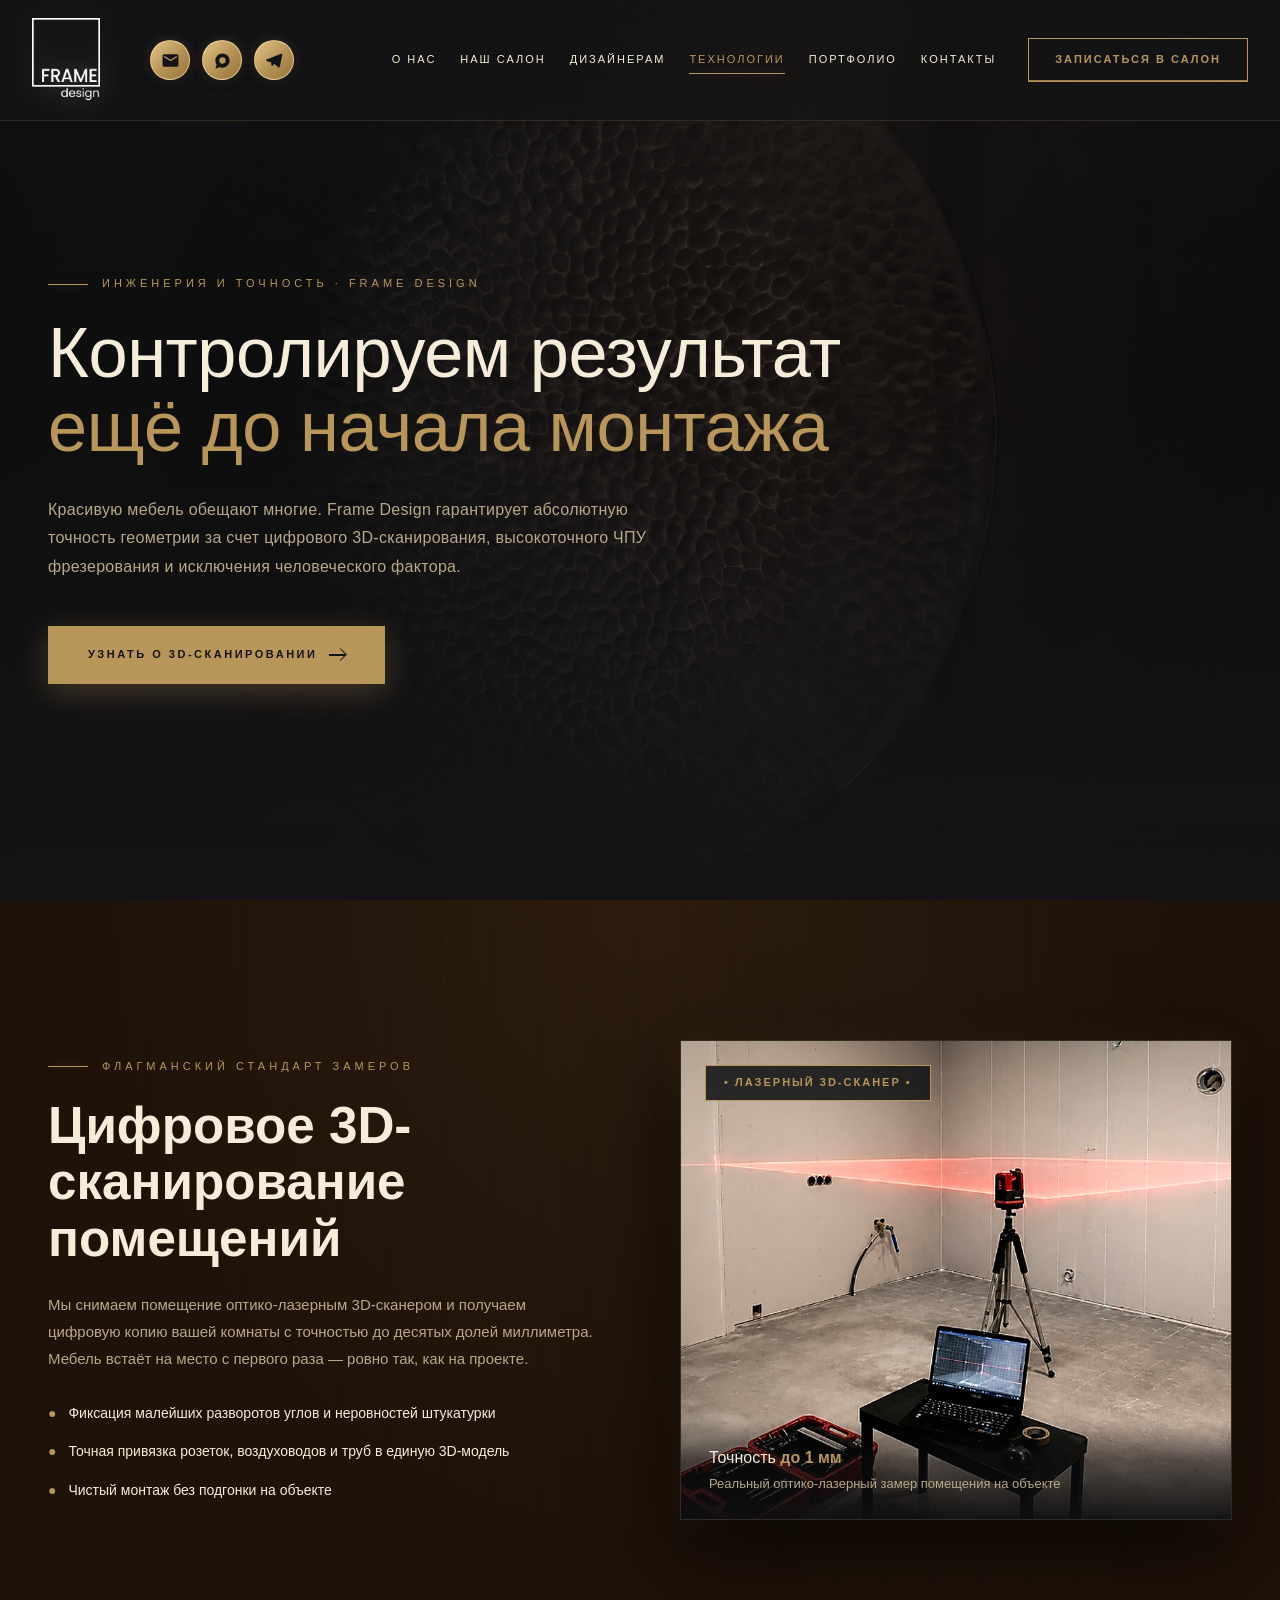
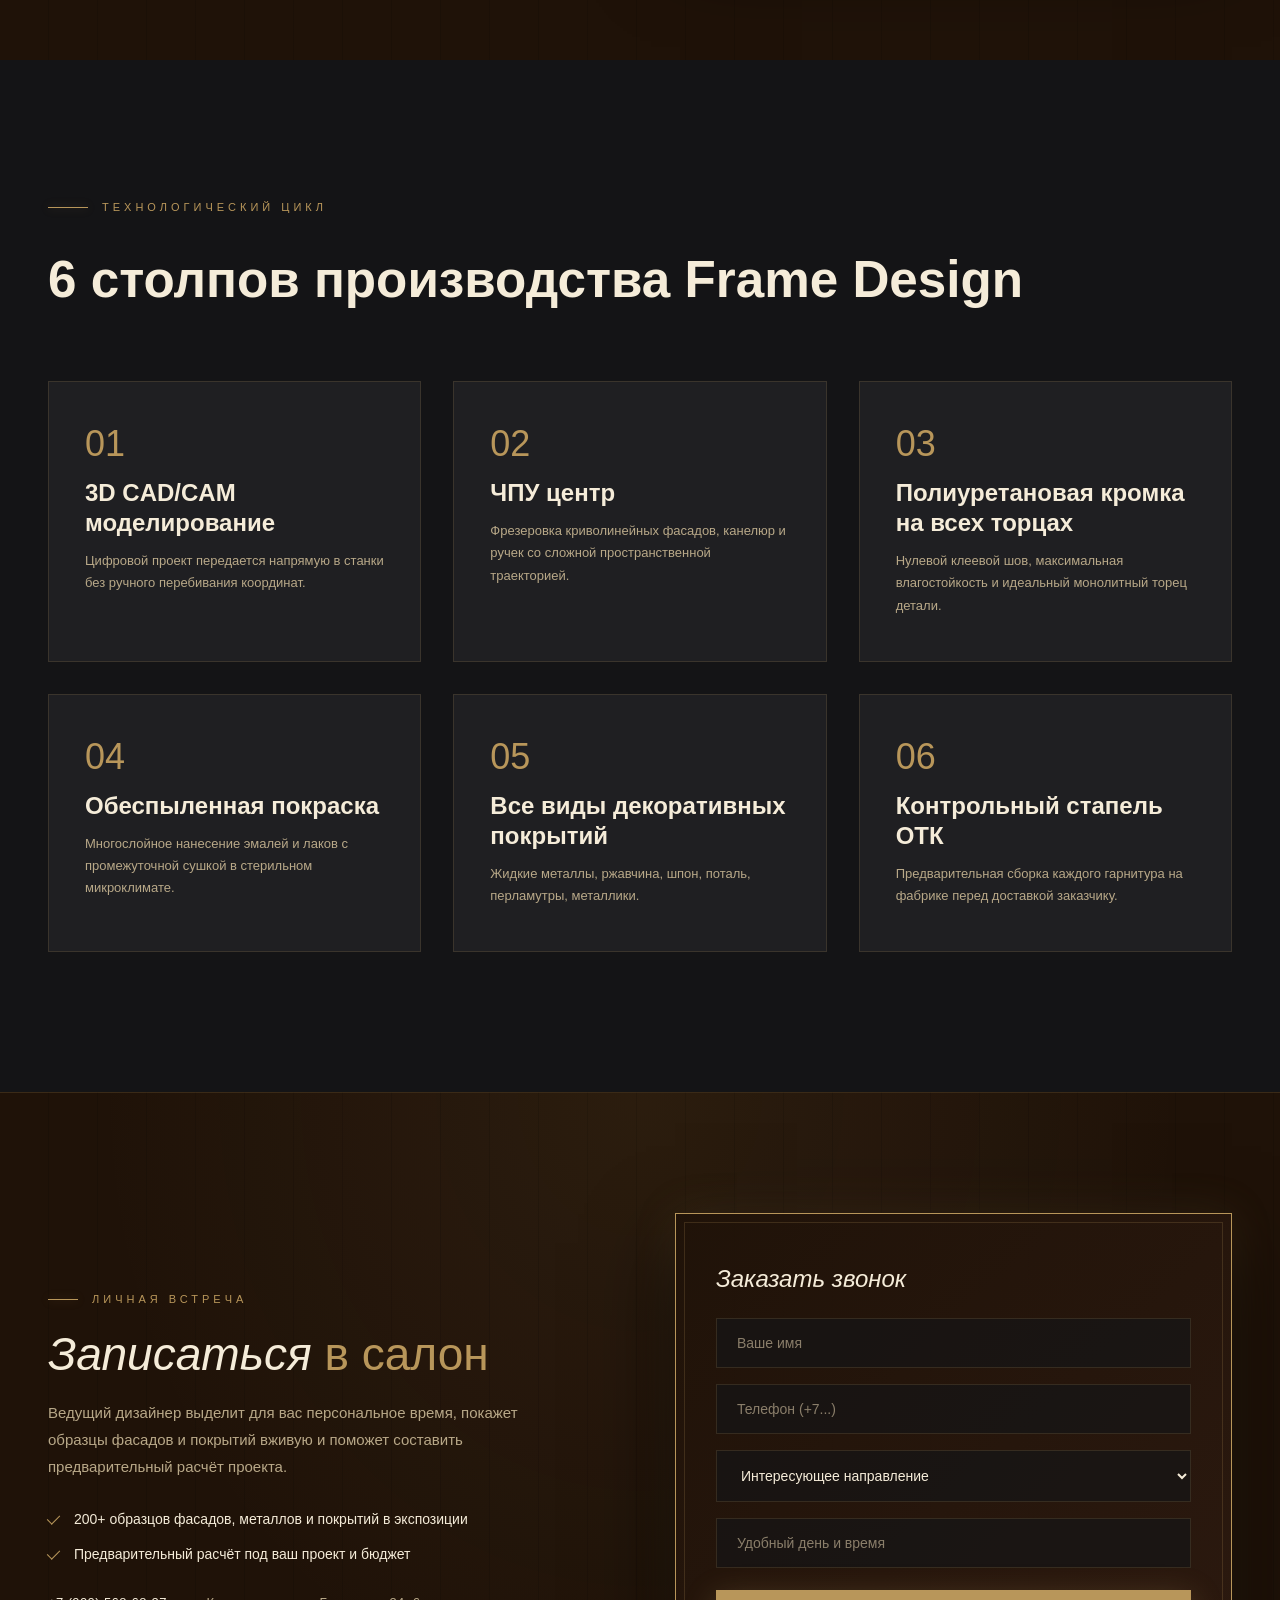
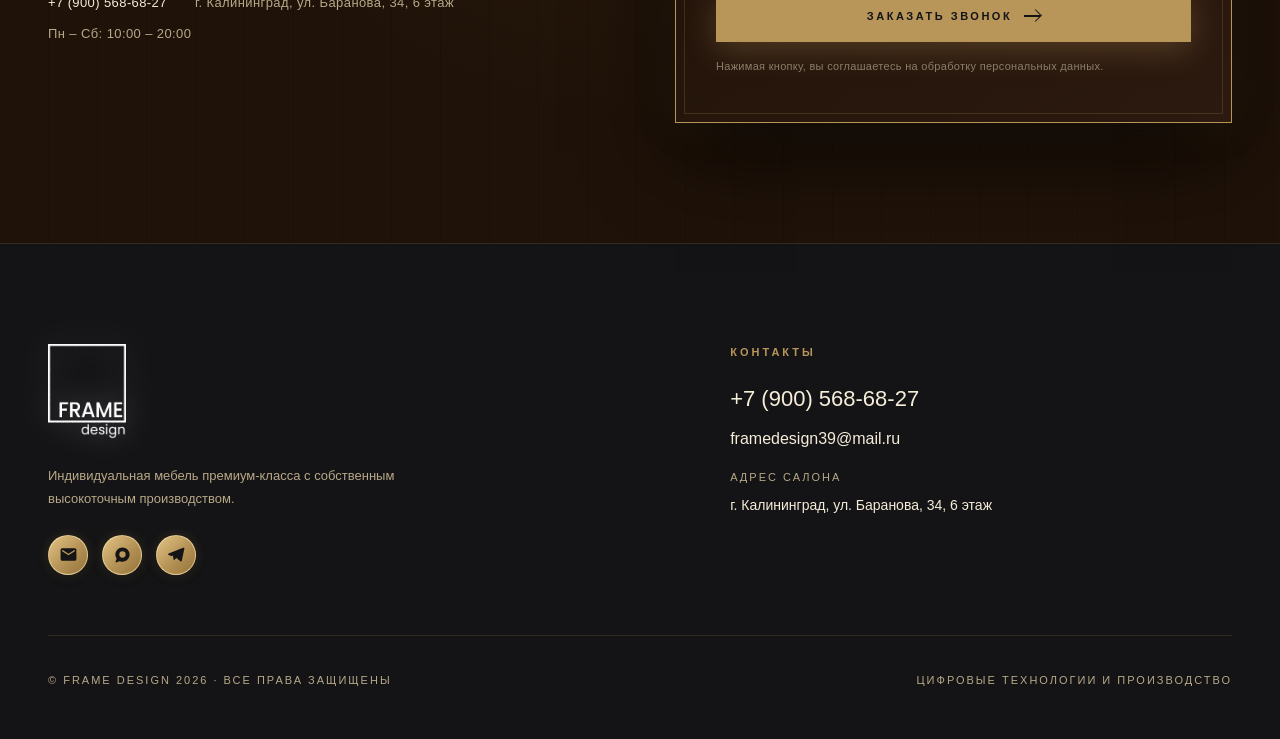
<file: technologies.html>
<!DOCTYPE html>
<html lang="ru">
<head>
  <meta charset="UTF-8">
  <meta name="viewport" content="width=device-width, initial-scale=1.0">
  <meta name="format-detection" content="telephone=no">
  <title>Технологии и 3D-сканирование — FRAME DESIGN</title>

  <meta name="description" content="Лазерное 3D-сканирование помещений с точностью до 0,5 мм, цифровая цепочка CAD/CAM и ЧПУ-раскрой — без погрешностей при монтаже встроенной мебели.">
  <meta property="og:title" content="Технологии и 3D-сканирование — FRAME DESIGN">
  <meta property="og:description" content="Лазерное 3D-сканирование помещений с точностью до 0,5 мм, цифровая цепочка CAD/CAM и ЧПУ-раскрой — без погрешностей при монтаже встроенной мебели.">
  <meta property="og:url" content="https://framedesign39.ru/technologies.html">
  <meta property="og:type" content="website">
  <link rel="canonical" href="https://framedesign39.ru/technologies.html">
  
  <!-- Open Graph / Social Meta Tags -->
  <meta property="og:image" content="https://framedesign39.ru/images/showroom-kitchen-island-dark.jpg">
  <meta property="og:site_name" content="FRAME DESIGN">
  <meta name="twitter:card" content="summary_large_image">

  <!-- Favicons -->
  <link rel="icon" type="image/svg+xml" href="favicon.svg">
  <link rel="alternate icon" type="image/png" href="favicon.png">
  <link rel="apple-touch-icon" href="apple-touch-icon.png">
  <link rel="shortcut icon" href="favicon.ico">
  <link rel="manifest" href="site.webmanifest">
  <meta name="theme-color" content="#141416">
  <!-- Schema.org Structured Data -->
  <script type="application/ld+json">
  {
    "@context": "https://schema.org",
    "@type": "BreadcrumbList",
    "itemListElement": [
      { "@type": "ListItem", "position": 1, "name": "Главная", "item": "https://framedesign39.ru/" },
      { "@type": "ListItem", "position": 2, "name": "Технологии", "item": "https://framedesign39.ru/technologies.html" }
    ]
  }
  </script>


  <!-- Google Fonts -->
  <link rel="stylesheet" href="https://static.tildacdn.com/css/fonts-tildasans.css" type="text/css" media="all">
  <link rel="preconnect" href="https://fonts.googleapis.com">
  <link rel="preconnect" href="https://fonts.gstatic.com" crossorigin>
  <link href="https://fonts.googleapis.com/css2?family=Cormorant+Garamond:ital,wght@0,300;0,400;0,500;0,600;0,700;1,400;1,500;1,600&family=Inter:wght@300;400;500;600;700&display=swap" rel="stylesheet">

  <style>
    :root {
      --t-headline-font: 'TildaSans', Arial, sans-serif;
      --t-text-font: 'TildaSans', Arial, sans-serif;
      --chocolate-deep: #1f1208;
      --chocolate: #2d1a10;
      --chocolate-soft: #3d2618;
      --graphite: #141416;
      --graphite-soft: #1f1f22;
      --cream: #f5ecd9;
      --cream-soft: #ebe0c8;
      --cream-muted: #b8a888;
      --brass: #b8965a;
      --brass-light: #d4b078;
      --brass-soft: rgba(184, 150, 90, 0.5);
      --brass-glow: rgba(184, 150, 90, 0.35);
      --text-light: #f5ecd9;
      --text-muted: #8a7e6a;
      --text-dim: #5a5246;
      --border: rgba(184, 150, 90, 0.18);
    }

    * { margin: 0; padding: 0; box-sizing: border-box; }
    html { scroll-behavior: smooth; }
    body {
      background: var(--graphite);
      color: var(--text-light);
      font-family: var(--t-text-font);
      line-height: 1.6;
      overflow-x: hidden;
      -webkit-font-smoothing: antialiased;
    }

    .fd-page { position: relative; width: 100%; min-height: 100vh; }

    /* HEADER */
    .fd-header {
      position: fixed;
      top: 0; left: 0; right: 0;
      z-index: 1000;
      background: rgba(20, 20, 22, 0.7);
      backdrop-filter: blur(24px) saturate(180%);
      -webkit-backdrop-filter: blur(24px) saturate(180%);
      border-bottom: 1px solid var(--border);
      padding: 20px 0;
      transition: padding 0.4s cubic-bezier(0.4, 0, 0.2, 1), background 0.4s;
    }
    .fd-header__inner {
      max-width: 1440px;
      margin: 0 auto;
      padding: 0 48px;
      display: flex;
      align-items: center;
      gap: 30px;
    }
    .fd-logo {
      font-family: var(--t-headline-font);
      font-size: 26px;
      letter-spacing: 6px;
      color: var(--brass);
      font-weight: 500;
      flex-shrink: 0;
      text-decoration: none;
      text-shadow: 0 0 24px var(--brass-glow);
      transition: text-shadow 0.5s;
      position: relative;
    }
    .fd-logo::before {
      content: '';
      position: absolute;
      left: -16px;
      top: 50%;
      transform: translateY(-50%);
      width: 4px;
      height: 4px;
      background: var(--brass);
      border-radius: 50%;
      box-shadow: 0 0 10px var(--brass-glow);
    }
    .fd-logo:hover {
      text-shadow: 0 0 10px var(--brass-light), 0 0 24px var(--brass-glow), 0 0 48px var(--brass-glow);
    }
    .fd-logo span {
      display: block;
      font-size: 9px;
      letter-spacing: 8px;
      color: var(--text-muted);
      margin-top: 4px;
      text-shadow: none;
      font-weight: 400;
    }
    .fd-header__right {
      display: flex;
      align-items: center;
      gap: 32px;
      margin-left: auto;
    }
    .fd-nav-right {
      display: flex;
      gap: 32px;
      align-items: center;
    }
    .fd-nav__link {
      font-family: var(--t-text-font);
      font-size: 11px;
      letter-spacing: 2px;
      font-weight: 500;
      color: var(--text-light);
      text-transform: uppercase;
      text-decoration: none;
      position: relative;
      cursor: pointer;
      padding: 6px 0;
      transition: color 0.3s;
    }
    .fd-nav__link::after {
      content: '';
      position: absolute;
      bottom: 0;
      left: 50%;
      width: 0;
      height: 1px;
      background: var(--brass);
      box-shadow: 0 0 10px var(--brass-glow);
      transition: width 0.4s cubic-bezier(0.4, 0, 0.2, 1), left 0.4s;
    }
    .fd-nav__link:hover, .fd-nav__link.active { color: var(--brass); }
    .fd-nav__link:hover::after, .fd-nav__link.active::after { width: 100%; left: 0; }

    .fd-nav__link--has-dropdown { position: relative; }
    .fd-nav__link--has-dropdown::before {
      content: '';
      display: inline-block;
      width: 4px;
      height: 4px;
      border-right: 1px solid currentColor;
      border-bottom: 1px solid currentColor;
      transform: rotate(45deg);
      margin-left: 10px;
      vertical-align: middle;
      margin-bottom: 3px;
      transition: transform 0.3s;
    }
    .fd-nav__link--has-dropdown:hover::before { transform: rotate(-135deg); margin-bottom: -1px; }
    .fd-dropdown {
      position: absolute;
      top: calc(100% + 20px);
      right: 0;
      background: rgba(20, 20, 22, 0.98);
      backdrop-filter: blur(20px);
      border: 1px solid var(--border);
      padding: 24px 32px;
      min-width: 240px;
      opacity: 0;
      visibility: hidden;
      transform: translateY(10px);
      transition: all 0.3s;
      box-shadow: 0 30px 60px rgba(0,0,0,0.7), 0 0 40px rgba(184, 150, 90, 0.08);
    }
    .fd-nav__link--has-dropdown:hover .fd-dropdown { opacity: 1; visibility: visible; transform: translateY(0); }
    .fd-dropdown__item {
      display: block;
      padding: 12px 0;
      font-size: 12px;
      letter-spacing: 2px;
      color: var(--text-light);
      text-transform: uppercase;
      text-decoration: none;
      border-bottom: 1px solid rgba(184, 150, 90, 0.08);
      transition: all 0.3s;
      font-weight: 500;
    }
    .fd-dropdown__item:hover { color: var(--brass); padding-left: 12px; text-shadow: 0 0 12px var(--brass-glow); }

    .fd-cta {
      font-family: var(--t-text-font);
      font-size: 11px;
      letter-spacing: 2px;
      font-weight: 600;
      padding: 14px 26px;
      border: 1px solid var(--brass);
      color: var(--brass);
      background: transparent;
      text-transform: uppercase;
      text-decoration: none;
      cursor: pointer;
      transition: all 0.4s;
      white-space: nowrap;
      position: relative;
      overflow: hidden;
    }
    .fd-cta::before {
      content: '';
      position: absolute;
      inset: 0;
      background: var(--brass);
      transform: translateY(100%);
      transition: transform 0.4s;
      z-index: -1;
    }
    .fd-cta:hover { color: var(--graphite); box-shadow: 0 8px 24px rgba(184, 150, 90, 0.25), 0 0 30px var(--brass-glow); }
    .fd-cta:hover::before { transform: translateY(0); }

    /* BURGER & MOBILE DRAWER */
    .fd-burger-btn {
      display: none;
      flex-direction: column;
      justify-content: space-between;
      width: 32px;
      height: 20px;
      background: transparent;
      border: none;
      cursor: pointer;
      padding: 0;
      z-index: 1000;
      position: relative;
    }
    .fd-burger-btn span { width: 100%; height: 2px; background: var(--brass); transition: all 0.3s; }
    .fd-burger-btn.is-active span:nth-child(1) { transform: translateY(9px) rotate(45deg); }
    .fd-burger-btn.is-active span:nth-child(2) { opacity: 0; }
    .fd-burger-btn.is-active span:nth-child(3) { transform: translateY(-9px) rotate(-45deg); }

    .fd-mobile-drawer {
      position: fixed;
      inset: 0;
      background: #141416;
      z-index: 999;
      display: flex;
      flex-direction: column;
      justify-content: center;
      align-items: center;
      gap: 28px;
      opacity: 0;
      visibility: hidden;
      transition: all 0.4s;
    }
    .fd-mobile-drawer.is-open { opacity: 1; visibility: visible; }
    .fd-mobile-link {
      font-family: var(--t-headline-font);
      font-size: 28px;
      font-style: normal;
      color: var(--cream);
      text-decoration: none;
      letter-spacing: 2px;
      transition: color 0.3s;
    }
    .fd-mobile-link:hover, .fd-mobile-link.active { color: var(--brass); }

    /* HERO */
    .fd-hero {
      position: relative;
      min-height: 85vh;
      display: flex;
      flex-direction: column;
      justify-content: flex-end;
      padding: 180px 48px 100px;
      overflow: hidden;
      background: var(--graphite);
    }
    .fd-hero__bg {
      position: absolute;
      top: 0; right: 0; bottom: 0; left: 0;
      background-image: url('images/decor-brass-hammered-dish.jpg');
      background-size: cover;
      background-position: center;
      z-index: 0;
      transform: scale(1.05);
      filter: brightness(0.65);
    }
    .fd-hero__bg::after {
      content: '';
      position: absolute;
      inset: 0;
      background: linear-gradient(90deg,
        var(--graphite) 0%,
        rgba(20, 20, 22, 0.94) 25%,
        rgba(20, 20, 22, 0.65) 60%,
        rgba(20, 20, 22, 0.85) 100%
      );
    }
    .fd-hero::before {
      content: '';
      position: absolute;
      inset: 0;
      background: linear-gradient(180deg, rgba(20, 20, 22, 0.4) 0%, transparent 40%, rgba(20, 20, 22, 0.95) 100%);
      z-index: 1;
      pointer-events: none;
    }
    .fd-hero__inner {
      position: relative;
      z-index: 3;
      max-width: 1440px;
      margin: 0 auto;
      width: 100%;
    }
    .fd-eyebrow {
      font-family: var(--t-text-font);
      font-size: 11px;
      letter-spacing: 4px;
      font-weight: 500;
      color: var(--brass);
      text-transform: uppercase;
      margin-bottom: 24px;
      display: flex;
      align-items: center;
      gap: 14px;
    }
    .fd-eyebrow::before {
      content: '';
      width: 40px;
      height: 1px;
      background: var(--brass);
      box-shadow: 0 0 10px var(--brass-glow);
    }
    .fd-hero__title {
      font-family: var(--t-headline-font);
      font-size: clamp(38px, 5.5vw, 76px);
      line-height: 1.05;
      color: var(--cream);
      font-weight: 400;
      margin-bottom: 32px;
      max-width: 960px;
      letter-spacing: -0.5px;
      font-style: normal;
    }
    .fd-hero__title--accent {
      color: var(--brass);
      font-style: normal;
      font-weight: 500;
      display: inline-block;
    }
    .fd-hero__subtitle {
      font-family: var(--t-text-font);
      font-size: 16px;
      font-weight: 400;
      line-height: 1.8;
      color: var(--cream-muted);
      margin-bottom: 44px;
      max-width: 640px;
      letter-spacing: 0.3px;
    }

    /* 3D SCANNING SECTION */
    .fd-scanning {
      position: relative;
      padding: 140px 48px;
      background: var(--chocolate-deep);
      background-image:
        repeating-linear-gradient(90deg, transparent 0, transparent 48px, rgba(0,0,0,0.12) 48px, rgba(0,0,0,0.12) 49px),
        radial-gradient(ellipse at 50% 0%, rgba(184, 150, 90, 0.08) 0%, transparent 60%);
    }
    .fd-scanning__inner {
      max-width: 1440px;
      margin: 0 auto;
      display: grid;
      grid-template-columns: 1fr 1fr;
      gap: 80px;
      align-items: center;
    }
    .fd-scan-hud {
      position: relative;
      aspect-ratio: 1;
      background: rgba(20, 20, 22, 0.9);
      border: 1px solid var(--border);
      overflow: hidden;
      display: flex;
      align-items: center;
      justify-content: center;
      box-shadow: 0 30px 80px rgba(0,0,0,0.8), inset 0 0 50px rgba(184, 150, 90, 0.05);
    }
    .fd-scan-hud::before {
      content: '';
      position: absolute;
      inset: 0;
      background-image:
        linear-gradient(rgba(184, 150, 90, 0.1) 1px, transparent 1px),
        linear-gradient(90deg, rgba(184, 150, 90, 0.1) 1px, transparent 1px);
      background-size: 40px 40px;
    }
    .fd-laser-beam {
      position: absolute;
      top: 0; left: 0; right: 0;
      height: 2px;
      background: linear-gradient(90deg, transparent 0%, var(--brass) 50%, transparent 100%);
      box-shadow: 0 0 20px var(--brass), 0 0 40px var(--brass-glow);
      animation: laserScan 4s ease-in-out infinite alternate;
    }
    @keyframes laserScan {
      0% { top: 5%; opacity: 0.3; }
      50% { opacity: 1; }
      100% { top: 95%; opacity: 0.3; }
    }
    .fd-hud-stats {
      position: relative;
      z-index: 2;
      text-align: center;
    }
    .fd-hud-precision {
      font-family: var(--t-headline-font);
      font-size: clamp(38px, 4.5vw, 64px);
      color: var(--cream);
      font-style: normal;
      line-height: 1;
      margin-bottom: 12px;
      text-shadow: 0 0 20px var(--brass-glow);
    }
    .fd-hud-tag {
      font-size: 11px;
      letter-spacing: 3px;
      color: var(--brass);
      text-transform: uppercase;
      font-weight: 600;
    }

    /* 6 PILLARS */
    .fd-pillars {
      position: relative;
      padding: 140px 48px;
      background: var(--graphite);
    }
    .fd-pillars__inner {
      max-width: 1440px;
      margin: 0 auto;
    }
    .fd-pillars-grid {
      display: grid;
      grid-template-columns: repeat(3, 1fr);
      gap: 32px;
      margin-top: 60px;
    }
    .fd-pillar-card {
      background: var(--graphite-soft);
      border: 1px solid var(--border);
      padding: 44px 36px;
      position: relative;
      transition: all 0.4s;
    }
    .fd-pillar-card::before {
      content: '';
      position: absolute;
      inset: 0;
      border: 1px solid var(--brass);
      opacity: 0;
      transition: opacity 0.4s;
      pointer-events: none;
    }
    .fd-pillar-card:hover { transform: translateY(-6px); box-shadow: 0 20px 60px rgba(0,0,0,0.6); }
    .fd-pillar-card:hover::before { opacity: 0.8; }
    .fd-pillar-card__num {
      font-family: var(--t-headline-font);
      font-size: 36px;
      color: var(--brass);
      font-style: normal;
      margin-bottom: 16px;
    }
    .fd-pillar-card__title {
      font-family: var(--t-headline-font);
      font-size: 24px;
      color: var(--cream);
      font-style: normal;
      margin-bottom: 12px;
    }
    .fd-pillar-card__text {
      font-size: 13px;
      color: var(--cream-muted);
      line-height: 1.7;
    }

    /* BUTTONS */
    .fd-btn {
      font-family: var(--t-text-font);
      font-size: 11px;
      letter-spacing: 2.5px;
      font-weight: 600;
      padding: 20px 40px;
      border: none;
      text-transform: uppercase;
      cursor: pointer;
      transition: all 0.4s cubic-bezier(0.4, 0, 0.2, 1);
      display: inline-flex;
      align-items: center;
      gap: 12px;
      text-decoration: none;
      position: relative;
      overflow: hidden;
    }
    .fd-btn--primary {
      background: var(--brass);
      color: var(--graphite);
      box-shadow: 0 8px 32px rgba(184, 150, 90, 0.3);
    }
    
    .fd-btn--outline {
      background: rgba(255, 255, 255, 0.04) !important;
      color: var(--cream) !important;
      border: 1px solid rgba(184, 150, 90, 0.5) !important;
      text-decoration: none !important;
      backdrop-filter: blur(10px);
      -webkit-backdrop-filter: blur(10px);
      box-shadow: 0 4px 16px rgba(0, 0, 0, 0.4);
    }
    .fd-btn--outline:hover {
      background: rgba(184, 150, 90, 0.15) !important;
      border-color: var(--brass) !important;
      color: var(--brass-light) !important;
      box-shadow: 0 0 25px rgba(184, 150, 90, 0.35) !important;
      transform: translateY(-2px);
    }

    .fd-btn--primary:hover {
      background: var(--brass-light);
      transform: translateY(-2px);
      box-shadow: 0 16px 40px rgba(184, 150, 90, 0.45), 0 0 50px var(--brass-glow);
    }
    .fd-btn__arrow {
      display: inline-block;
      width: 16px;
      height: 1.5px;
      background: currentColor;
      position: relative;
      transition: width 0.3s;
    }
    .fd-btn:hover .fd-btn__arrow { width: 22px; }
    .fd-btn__arrow::after {
      content: '';
      position: absolute;
      right: 0;
      top: -4px;
      width: 8px;
      height: 8px;
      border-top: 1.5px solid currentColor;
      border-right: 1.5px solid currentColor;
      transform: rotate(45deg);
    }

    /* FOOTER */
    .fd-footer {
      background: var(--graphite);
      padding: 100px 48px 50px;
      border-top: 1px solid var(--border);
      position: relative;
    }
    .fd-footer__inner {
      max-width: 1440px;
      margin: 0 auto;
      display: grid;
      grid-template-columns: 1.2fr 1fr;
      gap: 80px;
      margin-bottom: 60px;
    }
    .fd-footer__logo {
      font-family: var(--t-headline-font);
      font-size: 28px;
      letter-spacing: 6px;
      color: var(--brass);
      font-weight: 500;
      margin-bottom: 24px;
      text-shadow: 0 0 24px var(--brass-glow);
      font-style: normal;
    }
    .fd-footer__logo span {
      display: block;
      font-size: 9px;
      letter-spacing: 8px;
      color: var(--text-muted);
      margin-top: 6px;
      font-style: normal;
      font-weight: 400;
    }
    .fd-footer__about {
      font-size: 13px;
      line-height: 1.8;
      color: var(--cream-muted);
      margin-bottom: 24px;
      max-width: 420px;
    }
    .fd-footer__socials { display: flex; gap: 14px; }
    .fd-social {
      width: 36px; height: 36px;
      border: 1px solid var(--border);
      display: flex; align-items: center; justify-content: center;
      border-radius: 50%;
      color: var(--cream-muted);
      font-size: 11px;
      font-weight: 600;
      text-decoration: none;
      transition: all 0.4s;
    }
    .fd-social:hover {
      border-color: var(--brass);
      background: var(--brass);
      color: var(--graphite);
      box-shadow: 0 0 24px var(--brass-glow);
      transform: translateY(-2px);
    }
    .fd-footer__col-title {
      font-size: 11px;
      letter-spacing: 3px;
      font-weight: 600;
      color: var(--brass);
      text-transform: uppercase;
      margin-bottom: 24px;
    }
    .fd-footer__contact {
      font-family: var(--t-headline-font);
      font-size: 22px;
      font-style: normal;
      color: var(--cream);
      margin-bottom: 16px;
      font-weight: 500;
    }
    .fd-footer__bottom {
      max-width: 1440px;
      margin: 0 auto;
      padding-top: 36px;
      border-top: 1px solid var(--border);
      display: flex;
      justify-content: space-between;
      align-items: center;
      color: var(--cream-muted);
      font-size: 11px;
      letter-spacing: 2px;
      text-transform: uppercase;
    }

    
/* HERO IMMEDIATE ENTRANCE */
.fd-hero .fd-fade {
  opacity: 1;
  transform: translateY(0);
  animation: heroFadeIn 0.8s cubic-bezier(0.4, 0, 0.2, 1) both;
}
.fd-hero__inner .fd-fade:nth-child(1) { animation-delay: 0.05s; }
.fd-hero__inner .fd-fade:nth-child(2) { animation-delay: 0.2s; }
.fd-hero__inner .fd-fade:nth-child(3) { animation-delay: 0.35s; }
.fd-hero__inner .fd-fade:nth-child(4) { animation-delay: 0.5s; }
.fd-hero__features .fd-fade:nth-child(1) { animation-delay: 0.4s; }
.fd-hero__features .fd-fade:nth-child(2) { animation-delay: 0.55s; }
.fd-hero__features .fd-fade:nth-child(3) { animation-delay: 0.7s; }

@keyframes heroFadeIn {
  from {
    opacity: 0;
    transform: translateY(20px);
  }
  to {
    opacity: 1;
    transform: translateY(0);
  }
}

/* ANIMATIONS */
    .fd-fade {
      opacity: 0;
      transform: translateY(30px);
      transition: opacity 1s cubic-bezier(0.4, 0, 0.2, 1), transform 1s cubic-bezier(0.4, 0, 0.2, 1);
    }
    .fd-fade.is-visible { opacity: 1; transform: translateY(0); }

    /* RESPONSIVE */
    @media (max-width: 1200px) {
      .fd-scanning__inner { grid-template-columns: 1fr; gap: 50px; }
      .fd-pillars-grid { grid-template-columns: repeat(2, 1fr); }
      .fd-nav-right { gap: 20px; }
    }
    @media (max-width: 960px) {
      .fd-header__inner { padding: 0 24px; }
      .fd-hero, .fd-scanning, .fd-pillars, .fd-footer { padding: 90px 24px; }
      .fd-footer__inner { grid-template-columns: 1fr; gap: 50px; }
      .fd-nav-right { display: none; }
      .fd-burger-btn { display: flex; }
    }
    @media (max-width: 640px) {
      .fd-pillars-grid { grid-template-columns: 1fr; }
      .fd-btn { width: 100%; justify-content: center; }
      .fd-footer__bottom { flex-direction: column; gap: 12px; text-align: center; }
    }
  
/* TEL / EMAIL LINK OVERRIDES FOR MOBILE SAFARI */
a[href^="tel"],
a[href^="mailto"],
.fd-footer__contact,
.fd-phone-link {
  color: var(--cream) !important;
  -webkit-text-fill-color: var(--cream) !important;
  text-decoration: none !important;
  font-family: inherit;
  transition: color 0.3s, text-shadow 0.3s;
}
a[href^="tel"]:hover,
a[href^="mailto"]:hover,
.fd-footer__contact:hover,
.fd-phone-link:hover {
  color: var(--brass) !important;
  -webkit-text-fill-color: var(--brass) !important;
  text-shadow: 0 0 14px var(--brass-glow);
}


/* ========================================================
   UNIFIED MOBILE RESPONSIVE MASTER RULES (PIXEL PERFECT)
   ======================================================== */
@media (max-width: 960px) {
  .fd-header {
    padding: 14px 0 !important;
  }
  .fd-header__inner {
    padding: 0 20px !important;
    display: flex !important;
    justify-content: space-between !important;
    align-items: center !important;
  }
  .fd-header__right {
    margin-left: auto !important;
    display: flex !important;
    align-items: center !important;
    gap: 16px !important;
  }
  .fd-nav-right {
    display: none !important;
  }
  .fd-cta {
    display: none !important;
  }
  .fd-burger-btn {
    display: flex !important;
  }

  /* HERO PADDING & CLEARANCE - NEVER OVERLAPS WITH HEADER */
  .fd-hero {
    padding: 130px 20px 60px !important;
    min-height: auto !important;
  }
  .fd-hero__eyebrow {
    font-size: 10px !important;
    letter-spacing: 2.5px !important;
    margin-bottom: 18px !important;
    display: flex !important;
    align-items: center !important;
    gap: 10px !important;
  }
  .fd-hero__eyebrow::before {
    width: 24px !important;
  }
  .fd-hero__title {
    font-size: clamp(26px, 7vw, 36px) !important;
    line-height: 1.15 !important;
    margin-bottom: 20px !important;
    font-style: normal !important;
  }
  .fd-hero__subtitle {
    font-size: 13px !important;
    line-height: 1.7 !important;
    margin-bottom: 28px !important;
    max-width: 100% !important;
  }
  .fd-hero__buttons {
    display: flex !important;
    flex-direction: column !important;
    width: 100% !important;
    gap: 12px !important;
  }
  .fd-hero__buttons .fd-btn {
    width: 100% !important;
    justify-content: center !important;
    padding: 16px 20px !important;
    font-size: 11px !important;
  }
  .fd-hero__features {
    display: grid !important;
    grid-template-columns: 1fr !important;
    gap: 24px !important;
    margin-top: 40px !important;
    padding-top: 30px !important;
  }

  /* SECTIONS */
  .fd-about, .fd-categories, .fd-invite, .fd-salon-exp, .fd-central-wall, .fd-specs, .fd-steps, .fd-contacts-section, .fd-portfolio-section, .fd-tech-pillars {
    padding: 60px 20px !important;
  }
  .fd-about__inner {
    display: grid !important;
    grid-template-columns: 1fr !important;
    gap: 40px !important;
  }
  .fd-about__images {
    display: grid !important;
    grid-template-columns: 1fr !important;
    gap: 16px !important;
  }
  .fd-stats {
    padding: 50px 20px !important;
  }
  .fd-stats__inner {
    display: grid !important;
    grid-template-columns: repeat(2, 1fr) !important;
    gap: 16px !important;
  }
  .fd-stat {
    padding: 16px 10px !important;
    text-align: center !important;
  }
  .fd-stat__num {
    font-size: 40px !important;
  }
  .fd-categories__grid {
    display: grid !important;
    grid-template-columns: 1fr !important;
    gap: 20px !important;
  }
  .fd-invite__card {
    display: grid !important;
    grid-template-columns: 1fr !important;
    padding: 40px 20px !important;
    text-align: center !important;
    gap: 30px !important;
  }
  .fd-invite__eyebrow {
    justify-content: center !important;
  }
  .fd-invite__seal {
    margin: 0 auto !important;
    width: 130px !important;
    height: 130px !important;
  }
  .fd-footer {
    padding: 60px 20px 30px !important;
  }
  .fd-footer__inner {
    display: grid !important;
    grid-template-columns: 1fr !important;
    gap: 40px !important;
  }
  
  /* CONTACTS / MAP / FORM */
  .fd-contacts-grid {
    display: grid !important;
    grid-template-columns: 1fr !important;
    gap: 30px !important;
  }
  .fd-contact-card {
    padding: 30px 20px !important;
  }
  .fd-book-form {
    padding: 30px 20px !important;
  }
  .fd-route-buttons {
    display: flex !important;
    flex-direction: column !important;
    width: 100% !important;
    gap: 10px !important;
  }
  .fd-route-btn {
    width: 100% !important;
    justify-content: center !important;
  }
  .fd-map-wrap iframe {
    height: 320px !important;
  }

  /* PORTFOLIO GRID & FILTERS */
  .fd-portfolio-filters {
    display: flex !important;
    overflow-x: auto !important;
    flex-wrap: nowrap !important;
    justify-content: flex-start !important;
    padding-bottom: 12px !important;
    -webkit-overflow-scrolling: touch !important;
    gap: 10px !important;
  }
  .fd-portfolio-filters::-webkit-scrollbar { display: none; }
  .fd-filter-btn {
    flex-shrink: 0 !important;
    padding: 10px 18px !important;
    font-size: 11px !important;
  }
  .fd-portfolio-grid {
    display: grid !important;
    grid-template-columns: 1fr !important;
    gap: 24px !important;
  }

  /* TECHNOLOGIES HUD SCANNER */
  .fd-scanner-box {
    height: 280px !important;
  }
  .fd-tech-pillars-grid {
    display: grid !important;
    grid-template-columns: 1fr !important;
    gap: 20px !important;
  }
}

@media (max-width: 480px) {
  .fd-logo {
    font-size: 20px !important;
    letter-spacing: 4px !important;
  }
  .fd-logo::before {
    left: -12px !important;
    width: 3px !important;
    height: 3px !important;
  }
  .fd-logo span {
    font-size: 7px !important;
    letter-spacing: 5px !important;
  }
  .fd-stats__inner {
    grid-template-columns: 1fr !important;
  }
}


/* 100% FULL-SCREEN VIEWPORT HERO (PC, TABLET, MOBILE) */
.fd-hero {
  position: relative;
  height: 100dvh;
  min-height: 100svh;
  display: flex;
  flex-direction: column;
  justify-content: flex-end;
  padding: 120px 48px 60px;
  overflow: hidden;
  background: var(--graphite);
}

@media (max-width: 960px) {
  .fd-hero {
    height: 100dvh !important;
    min-height: 100svh !important;
    max-height: 100dvh !important;
    padding: 85px 20px 35px !important;
    display: flex !important;
    flex-direction: column !important;
    justify-content: flex-end !important;
    box-sizing: border-box !important;
  }
  .fd-hero__inner {
    margin: 0 !important;
    width: 100% !important;
  }
  .fd-hero__eyebrow {
    font-size: 10px !important;
    letter-spacing: 2px !important;
    margin-bottom: 12px !important;
  }
  .fd-hero__title {
    font-size: clamp(24px, 6.5vw, 32px) !important;
    line-height: 1.15 !important;
    margin-bottom: 14px !important;
  }
  .fd-hero__subtitle {
    font-size: 12px !important;
    line-height: 1.5 !important;
    margin-bottom: 20px !important;
    max-width: 100% !important;
    opacity: 0.85;
  }
  .fd-hero__buttons {
    display: flex !important;
    flex-direction: column !important;
    width: 100% !important;
    gap: 10px !important;
    margin-bottom: 0 !important;
  }
  .fd-hero__buttons .fd-btn {
    width: 100% !important;
    justify-content: center !important;
    padding: 14px 18px !important;
    font-size: 10px !important;
    letter-spacing: 2px !important;
  }
  .fd-hero__features {
    display: none !important;
  }
}

</style>

  <noscript>
    <style>
      /* Без JS блоки .fd-fade никогда не получат is-visible — показываем их сразу. */
      .fd-fade { opacity: 1 !important; transform: none !important; }
    </style>
  </noscript>
  <link rel="stylesheet" href="assets/fd-common.css?v=20260828i">
</head>
<body>
  <a class="fd-skip-link" href="#main-content">Перейти к содержимому</a>

<div class="fd-page">

  <!-- HEADER -->
  <header class="fd-header">
    <div class="fd-header__inner">
      <a href="index.html" class="fd-logo"><img src="images/frame-logo-white.png" alt="FRAME DESIGN" class="fd-logo__img" width="760" height="938" decoding="async"></a>
      <div class="fd-header__contacts">
        <div class="fd-header__social-btns">
          <a href="mailto:framedesign39@mail.ru" class="fd-head-btn fd-head-btn--mail" title="Написать на Email" aria-label="Email">
            <svg viewBox="0 0 24 24" width="19" height="19"><path d="M20 4H4c-1.1 0-2 .9-2 2v12c0 1.1.9 2 2 2h16c1.1 0 2-.9 2-2V6c0-1.1-.9-2-2-2zm0 4l-8 5-8-5V6l8 5 8-5v2z"/></svg>
          </a>
          <a href="https://web.max.ru/461819052" target="_blank" rel="noopener noreferrer" class="fd-head-btn fd-head-btn--max" title="MAX" aria-label="MAX">
            <svg viewBox="0 0 24 24" width="19" height="19"><path fill-rule="evenodd" clip-rule="evenodd" d="M12 3C7.03 3 3 7.03 3 12c0 1.94.61 3.73 1.66 5.2L3.2 21.2a.6.6 0 0 0 .76.76l3.96-1.44A8.96 8.96 0 0 0 12 21c4.97 0 9-4.03 9-9s-4.03-9-9-9zm0 5a4 4 0 1 0 0 8 4 4 0 0 0 0-8z"/></svg>
          </a>
          <a href="https://t.me/+79005686827" target="_blank" rel="noopener noreferrer" class="fd-head-btn fd-head-btn--tg" title="Написать в Telegram" aria-label="Telegram">
            <svg viewBox="0 0 24 24" width="19" height="19"><path d="M2.1 10.8l18.4-7.2c.8-.3 1.7.4 1.4 1.2l-3.2 15.1c-.2.8-1.1 1.1-1.7.6l-5.1-4.2-2.5 2.4c-.4.4-1.1.2-1.2-.4l-.9-5.9 10.6-9.6L6.2 14.1l-4.1-1.4c-.8-.3-.8-1.4 0-1.9z"/></svg>
          </a>
        </div>
      </div>
      <div class="fd-header__right">
        <nav class="fd-nav-right">
          <a href="about.html" class="fd-nav__link">О нас</a>
          <a href="salon.html" class="fd-nav__link">Наш салон</a>
          <a href="designers.html" class="fd-nav__link">Дизайнерам</a>
          <a href="technologies.html" class="fd-nav__link active">Технологии</a>
          <a href="portfolio.html" class="fd-nav__link">Портфолио</a>
          <a href="contacts.html" class="fd-nav__link">Контакты</a>
        </nav>
        <a href="#book" class="fd-cta">Записаться в салон</a>
        <button class="fd-burger-btn" id="burgerBtn" aria-label="Открыть меню">
          <span></span><span></span><span></span>
        </button>
      </div>
    </div>
  </header>

  <!-- MOBILE DRAWER -->
  <div class="fd-mobile-drawer" id="mobileDrawer">
    <a href="index.html" class="fd-mobile-link" onclick="closeDrawer()">Главная</a>
    <a href="about.html" class="fd-mobile-link" onclick="closeDrawer()">О нас</a>
    <a href="salon.html" class="fd-mobile-link" onclick="closeDrawer()">Наш салон</a>
    <a href="designers.html" class="fd-mobile-link" onclick="closeDrawer()">Дизайнерам</a>
    <a href="technologies.html" class="fd-mobile-link active" onclick="closeDrawer()">Технологии</a>
    <a href="portfolio.html" class="fd-mobile-link" onclick="closeDrawer()">Портфолио</a>
    <a href="contacts.html" class="fd-mobile-link" onclick="closeDrawer()">Контакты</a>
    <a href="#book" class="fd-btn fd-btn--primary" style="margin-top: 20px;" onclick="closeDrawer()">
      Записаться в салон <span class="fd-btn__arrow"></span>
    </a>
      <div class="fd-mobile-contacts" style="margin-top: 28px; display: flex; gap: 14px; align-items: center; justify-content: center;">
      <a href="mailto:framedesign39@mail.ru" class="fd-head-btn fd-head-btn--mail" aria-label="Email">
        <svg viewBox="0 0 24 24" width="19" height="19"><path d="M20 4H4c-1.1 0-2 .9-2 2v12c0 1.1.9 2 2 2h16c1.1 0 2-.9 2-2V6c0-1.1-.9-2-2-2zm0 4l-8 5-8-5V6l8 5 8-5v2z"/></svg>
      </a>
      <a href="https://web.max.ru/461819052" target="_blank" rel="noopener noreferrer" class="fd-head-btn fd-head-btn--max" aria-label="MAX">
        <svg viewBox="0 0 24 24" width="19" height="19"><path fill-rule="evenodd" clip-rule="evenodd" d="M12 3C7.03 3 3 7.03 3 12c0 1.94.61 3.73 1.66 5.2L3.2 21.2a.6.6 0 0 0 .76.76l3.96-1.44A8.96 8.96 0 0 0 12 21c4.97 0 9-4.03 9-9s-4.03-9-9-9zm0 5a4 4 0 1 0 0 8 4 4 0 0 0 0-8z"/></svg>
      </a>
      <a href="https://t.me/+79005686827" target="_blank" rel="noopener noreferrer" class="fd-head-btn fd-head-btn--tg" aria-label="Telegram">
        <svg viewBox="0 0 24 24" width="19" height="19"><path d="M2.1 10.8l18.4-7.2c.8-.3 1.7.4 1.4 1.2l-3.2 15.1c-.2.8-1.1 1.1-1.7.6l-5.1-4.2-2.5 2.4c-.4.4-1.1.2-1.2-.4l-.9-5.9 10.6-9.6L6.2 14.1l-4.1-1.4c-.8-.3-.8-1.4 0-1.9z"/></svg>
      </a>
    </div>
  </div>

  <main id="main-content" tabindex="-1">

  <!-- HERO -->
  <section class="fd-hero">
    <div class="fd-hero__bg"></div>
    <div class="fd-hero__inner">
      <div class="fd-eyebrow fd-fade">Инженерия и точность · Frame Design</div>
      <h1 class="fd-hero__title fd-fade">
        Контролируем результат<br>
        <span class="fd-hero__title--accent">ещё до начала монтажа</span>
      </h1>
      <p class="fd-hero__subtitle fd-fade">
        Красивую мебель обещают многие. Frame Design гарантирует абсолютную точность геометрии за счет цифрового 3D-сканирования, высокоточного ЧПУ фрезерования и исключения человеческого фактора.
      </p>
      <div class="fd-fade">
        <a href="#scan" class="fd-btn fd-btn--primary">
          Узнать о 3D-сканировании <span class="fd-btn__arrow"></span>
        </a>
      </div>
    </div>
  </section>

  <!-- 3D SCANNING SECTION -->
  <section class="fd-scanning" id="scan">
    <div class="fd-scanning__inner">
      <div class="fd-fade">
        <div class="fd-eyebrow">Флагманский стандарт замеров</div>
        <h2 style="font-family: var(--t-headline-font); font-size: clamp(32px, 4vw, 54px); color: var(--cream); font-style: normal; margin-bottom: 24px; line-height: 1.1;">
          Цифровое <span>3D-сканирование помещений</span>
        </h2>
        <p style="font-size: 15px; color: var(--cream-muted); line-height: 1.8; margin-bottom: 30px;">
          Мы снимаем помещение оптико-лазерным 3D-сканером и получаем цифровую копию вашей комнаты с точностью до десятых долей миллиметра. Мебель встаёт на место с первого раза — ровно так, как на проекте.
        </p>
        <div style="display: flex; flex-direction: column; gap: 16px;">
          <div style="display: flex; align-items: center; gap: 12px; font-size: 14px; color: var(--cream);">
            <span style="color: var(--brass);">●</span> Фиксация малейших разворотов углов и неровностей штукатурки
          </div>
          <div style="display: flex; align-items: center; gap: 12px; font-size: 14px; color: var(--cream);">
            <span style="color: var(--brass);">●</span> Точная привязка розеток, воздуховодов и труб в единую 3D-модель
          </div>
          <div style="display: flex; align-items: center; gap: 12px; font-size: 14px; color: var(--cream);">
            <span style="color: var(--brass);">●</span> Чистый монтаж без подгонки на объекте
          </div>
        </div>
      </div>

      <!-- ФОТОГРАФИЯ 3D-СКАНЕРА ВМЕСТО АНИМАЦИИ -->
      <div class="fd-scanner-photo-card fd-fade">
        <div class="fd-scanner-photo-badge">• Лазерный 3D-сканер •</div>
        <img src="images/laser-3d-scanner.jpg" alt="Лазерный 3D-сканер помещений Frame Design" loading="lazy" width="1728" height="3072" decoding="async">
        <div class="fd-scanner-photo-caption">
          <div class="fd-scanner-photo-stat">
            Точность <strong>до 1 мм</strong>
          </div>
          <div class="fd-scanner-photo-sub">Реальный оптико-лазерный замер помещения на объекте</div>
        </div>
      </div>
    </div>
  </section>

  <!-- 6 PILLARS -->
  <section class="fd-pillars">
    <div class="fd-pillars__inner">
      <div class="fd-fade">
        <div class="fd-eyebrow">Технологический цикл</div>
        <h2 style="font-family: var(--t-headline-font); font-size: clamp(32px, 4vw, 54px); color: var(--cream); font-style: normal;">
          6 столпов <span>производства Frame Design</span>
        </h2>
      </div>

      <div class="fd-pillars-grid">
        <div class="fd-pillar-card fd-fade">
          <div class="fd-pillar-card__num">01</div>
          <h3 class="fd-pillar-card__title">3D CAD/CAM моделирование</h3>
          <p class="fd-pillar-card__text">
            Цифровой проект передается напрямую в станки без ручного перебивания координат.
          </p>
        </div>

        <div class="fd-pillar-card fd-fade">
          <div class="fd-pillar-card__num">02</div>
          <h3 class="fd-pillar-card__title">ЧПУ центр</h3>
          <p class="fd-pillar-card__text">
            Фрезеровка криволинейных фасадов, канелюр и ручек со сложной пространственной траекторией.
          </p>
        </div>

        <div class="fd-pillar-card fd-fade">
          <div class="fd-pillar-card__num">03</div>
          <h3 class="fd-pillar-card__title">Полиуретановая кромка на всех торцах</h3>
          <p class="fd-pillar-card__text">
            Нулевой клеевой шов, максимальная влагостойкость и идеальный монолитный торец детали.
          </p>
        </div>

        <div class="fd-pillar-card fd-fade">
          <div class="fd-pillar-card__num">04</div>
          <h3 class="fd-pillar-card__title">Обеспыленная покраска</h3>
          <p class="fd-pillar-card__text">
            Многослойное нанесение эмалей и лаков с промежуточной сушкой в стерильном микроклимате.
          </p>
        </div>

        <div class="fd-pillar-card fd-fade">
          <div class="fd-pillar-card__num">05</div>
          <h3 class="fd-pillar-card__title">Все виды декоративных покрытий</h3>
          <p class="fd-pillar-card__text">
            Жидкие металлы, ржавчина, шпон, поталь, перламутры, металлики.
          </p>
        </div>

        <div class="fd-pillar-card fd-fade">
          <div class="fd-pillar-card__num">06</div>
          <h3 class="fd-pillar-card__title">Контрольный стапель ОТК</h3>
          <p class="fd-pillar-card__text">
            Предварительная сборка каждого гарнитура на фабрике перед доставкой заказчику.
          </p>
        </div>
      </div>
    </div>
  </section>

  <!-- ЗАПИСЬ В САЛОН -->
  <section class="fd-booking" id="book">
    <div class="fd-booking__inner">
      <div class="fd-booking__intro fd-fade">
        <div class="fd-booking__eyebrow">Личная встреча</div>
        <h2 class="fd-booking__title">Записаться <span>в салон</span></h2>
        <p class="fd-booking__text">
          Ведущий дизайнер выделит для вас персональное время, покажет образцы фасадов и покрытий вживую
          и поможет составить предварительный расчёт проекта.
        </p>
        <ul class="fd-booking__list">
          <li>200+ образцов фасадов, металлов и покрытий в экспозиции</li>
          <li>Предварительный расчёт под ваш проект и бюджет</li>
          </ul>
        <div class="fd-booking__contacts">
          <a href="tel:+79005686827">+7 (900) 568-68-27</a>
          <span>г. Калининград, ул. Баранова, 34, 6 этаж</span>
          <span>Пн – Сб: 10:00 – 20:00</span>
        </div>
      </div>

      <form class="fd-booking__form fd-fade" action="send.php" method="POST" novalidate>
        <div class="fd-booking__form-title">Заказать звонок</div>
        <label class="fd-visually-hidden" for="fd-name">Ваше имя</label>
        <input type="text" id="fd-name" class="fd-field" name="name" placeholder="Ваше имя" autocomplete="name" required>
        <label class="fd-visually-hidden" for="fd-phone">Номер телефона</label>
        <input type="tel" id="fd-phone" class="fd-field" name="phone" placeholder="Телефон (+7...)" autocomplete="tel" required>
        <label class="fd-visually-hidden" for="fd-topic">Интересующее направление</label>
        <select id="fd-topic" class="fd-field" name="topic">
          <option value="" disabled selected>Интересующее направление</option>
          <option value="kitchen">Кухни</option>
          <option value="living">Гостиная и ТВ-зона</option>
          <option value="wardrobe">Гардеробная система</option>
          <option value="mirrors">Дизайнерские решения (тумбы, зеркала)</option>
          <option value="complex">Комплексная меблировка</option>
          <option value="designer">Сотрудничество для дизайнеров</option>
        </select>
        <label class="fd-visually-hidden" for="fd-when">Удобный день и время</label>
        <input type="text" id="fd-when" class="fd-field" name="when" placeholder="Удобный день и время">
        <button type="submit" class="fd-btn fd-btn--primary fd-booking__submit">
          Заказать звонок <span class="fd-btn__arrow"></span>
        </button>
        <p class="fd-booking__note">
          Нажимая кнопку, вы соглашаетесь на обработку персональных данных.
        </p>
        <div class="fd-booking__done">
          Спасибо! Заявка принята — мы перезвоним вам в течение 15 минут.
        </div>
      </form>
    </div>
  </section>

  <!-- FOOTER -->
  </main>

  <footer class="fd-footer">
    <div class="fd-footer__inner">
      <div class="fd-fade">
        <a href="index.html" class="fd-footer__logo"><img src="images/frame-logo-white.png" alt="FRAME DESIGN" class="fd-logo__img" width="760" height="938" decoding="async"></a>
        <p class="fd-footer__about">
          Индивидуальная мебель премиум-класса с собственным высокоточным производством.
        </p>
        <div class="fd-footer__socials">
          <a href="mailto:framedesign39@mail.ru" class="fd-head-btn fd-head-btn--mail" title="Написать на Email" aria-label="Email">
            <svg viewBox="0 0 24 24" width="19" height="19"><path d="M20 4H4c-1.1 0-2 .9-2 2v12c0 1.1.9 2 2 2h16c1.1 0 2-.9 2-2V6c0-1.1-.9-2-2-2zm0 4l-8 5-8-5V6l8 5 8-5v2z"/></svg>
          </a>
          <a href="https://web.max.ru/461819052" target="_blank" rel="noopener noreferrer" class="fd-head-btn fd-head-btn--max" title="MAX" aria-label="MAX">
            <svg viewBox="0 0 24 24" width="19" height="19"><path fill-rule="evenodd" clip-rule="evenodd" d="M12 3C7.03 3 3 7.03 3 12c0 1.94.61 3.73 1.66 5.2L3.2 21.2a.6.6 0 0 0 .76.76l3.96-1.44A8.96 8.96 0 0 0 12 21c4.97 0 9-4.03 9-9s-4.03-9-9-9zm0 5a4 4 0 1 0 0 8 4 4 0 0 0 0-8z"/></svg>
          </a>
          <a href="https://t.me/+79005686827" target="_blank" rel="noopener noreferrer" class="fd-head-btn fd-head-btn--tg" title="Написать в Telegram" aria-label="Telegram">
            <svg viewBox="0 0 24 24" width="19" height="19"><path d="M2.1 10.8l18.4-7.2c.8-.3 1.7.4 1.4 1.2l-3.2 15.1c-.2.8-1.1 1.1-1.7.6l-5.1-4.2-2.5 2.4c-.4.4-1.1.2-1.2-.4l-.9-5.9 10.6-9.6L6.2 14.1l-4.1-1.4c-.8-.3-.8-1.4 0-1.9z"/></svg>
          </a>
        </div>
      </div>
      <div class="fd-fade">
        <div class="fd-footer__col-title">Контакты</div>
        <a href="tel:+79005686827" class="fd-footer__contact fd-phone-link" style="display:block;">+7 (900) 568-68-27</a>
        <a href="mailto:framedesign39@mail.ru" class="fd-footer__contact fd-phone-link" style="display:block; font-size: 16px; margin-bottom: 20px;">framedesign39@mail.ru</a>
        <div style="font-size: 11px; letter-spacing: 2px; color: var(--cream-muted); text-transform: uppercase; margin-bottom: 8px;">Адрес салона</div>
        <div style="color: var(--cream); font-size: 14px;">г. Калининград, ул. Баранова, 34, 6 этаж</div>
      </div>
    </div>
    <div class="fd-footer__bottom">
      <div>© FRAME DESIGN 2026 · Все права защищены</div>
      <div>Цифровые технологии и производство</div>
    </div>
  </footer>

</div>

<!-- INTERACTIVE SCRIPTS -->
<script>
(function() {
  'use strict';

  // Mobile Drawer
  const burgerBtn = document.getElementById('burgerBtn');
  const mobileDrawer = document.getElementById('mobileDrawer');
  if (burgerBtn && mobileDrawer) {
    burgerBtn.addEventListener('click', () => {
      burgerBtn.classList.toggle('is-active');
      mobileDrawer.classList.toggle('is-open');
      document.body.style.overflow = mobileDrawer.classList.contains('is-open') ? 'hidden' : '';
    });
  }
  window.closeDrawer = function() {
    if (burgerBtn && mobileDrawer) {
      burgerBtn.classList.remove('is-active');
      mobileDrawer.classList.remove('is-open');
      document.body.style.overflow = '';
    }
  };

  // Header scroll
  const header = document.querySelector('.fd-header');
  window.addEventListener('scroll', () => {
    if (window.pageYOffset > 50) {
      header.style.background = 'rgba(20, 20, 22, 0.94)';
    } else {
      header.style.background = 'rgba(20, 20, 22, 0.7)';
    }
  }, { passive: true });

  // Fade In Observer
  const fadeElements = document.querySelectorAll('.fd-fade');
  document.querySelectorAll('.fd-hero .fd-fade').forEach((el, index) => {
    setTimeout(() => el.classList.add('is-visible'), index * 100);
  });
  const observer = new IntersectionObserver((entries) => {
    entries.forEach(entry => {
      if (entry.isIntersecting) {
        const siblings = Array.from(entry.target.parentElement.children).filter(el => el.classList.contains('fd-fade'));
        const delay = siblings.indexOf(entry.target) * 100;
        setTimeout(() => entry.target.classList.add('is-visible'), delay);
        observer.unobserve(entry.target);
      }
    });
  }, { threshold: 0.12, rootMargin: '0px 0px -40px 0px' });
  fadeElements.forEach(el => observer.observe(el));
})();
</script>
<script src="assets/fd-common.js?v=20260828i" defer></script>
</body>
</html>
</file>
<file: assets/fd-common.css>
/* ============================================================
   FRAME DESIGN — общие стили для всех страниц
   Подключается ПОСЛЕ внутренних <style>, поэтому перекрывает их.
   Здесь: стабильная шапка, адаптив, форма записи, подсветка курсора.
   ============================================================ */

/* ---------- 1. ШАПКА: постоянная высота, без «прыжков» ---------- */
.fd-header {
  padding: 18px 0 !important;
  transition: background 0.35s ease, box-shadow 0.35s ease, border-color 0.35s ease !important;
  will-change: background;
}
.fd-header.is-scrolled {
  background: rgba(20, 20, 22, 0.94) !important;
  box-shadow: 0 10px 30px rgba(0, 0, 0, 0.45);
}
/* На главной у body нет line-height: 1.6, на остальных страницах есть —
   из-за этого шапка была 89px и 97px и «прыгала» при переходе.
   Фиксируем метрики шапки, чтобы высота была одинаковой везде. */
.fd-header__inner { min-height: 52px; }
.fd-logo { line-height: 1.15 !important; }
.fd-logo span { line-height: 1.2 !important; }
.fd-nav__link { line-height: 1.4 !important; white-space: nowrap !important; }
.fd-cta { line-height: 1.2 !important; white-space: nowrap !important; }
.fd-burger-btn { flex-shrink: 0; }

/* активный пункт меню */
.fd-nav__link.active { color: var(--brass); }
.fd-nav__link.active::after { width: 100%; left: 0; }

/* «Каталог» с выпадающим списком — клик по нему тоже работает */
.fd-nav__link--has-dropdown { padding-right: 2px; }

/* Кнопка с контуром (Outline button) */
.fd-btn--outline {
  background: rgba(255, 255, 255, 0.04) !important;
  color: var(--cream) !important;
  border: 1px solid rgba(184, 150, 90, 0.5) !important;
  text-decoration: none !important;
  box-shadow: 0 4px 16px rgba(0, 0, 0, 0.4) !important;
  backdrop-filter: blur(10px);
  -webkit-backdrop-filter: blur(10px);
  transition: all 0.35s ease !important;
}
.fd-btn--outline:hover {
  background: rgba(184, 150, 90, 0.15) !important;
  border-color: var(--brass) !important;
  color: var(--brass-light) !important;
  box-shadow: 0 0 25px rgba(184, 150, 90, 0.35) !important;
  transform: translateY(-2px);
}

/* ---------- 0. ФИРМЕННЫЙ СКРОЛЛБАР В СТИЛЕ FRAME DESIGN ---------- */
html {
  scrollbar-width: thin;
  scrollbar-color: #5a4832 #141416;
  -webkit-text-size-adjust: 100%;
}
::-webkit-scrollbar {
  width: 8px;
  height: 8px;
}
::-webkit-scrollbar-track {
  background: #141416;
}
::-webkit-scrollbar-thumb {
  background: #3e3324;
  border-radius: 4px;
  border: 1px solid rgba(184, 150, 90, 0.25);
  transition: background 0.3s ease;
}
::-webkit-scrollbar-thumb:hover {
  background: #b8965a;
  box-shadow: 0 0 10px rgba(184, 150, 90, 0.5);
}

/* ---------- 2. БАЗОВЫЙ АДАПТИВ И ПЕРВЫЙ ЭКРАН (HERO) ---------- */
body { overflow-x: hidden; }
img, video, iframe { max-width: 100%; }

/* Первый экран: полноэкранный 100vh на всех страницах */
.fd-hero {
  position: relative;
  height: auto !important;
  min-height: 100vh !important;
  min-height: 100svh !important;
  max-height: none !important;
  display: flex !important;
  flex-direction: column !important;
  justify-content: center !important;
  padding: 140px 48px 80px !important;
  box-sizing: border-box !important;
}
.fd-hero__inner {
  width: 100%;
  max-width: 1280px;
  margin: 0 !important;
}

/* Фоновое видео и фон первого экрана */
.fd-hero__bg {
  position: absolute;
  top: 0;
  right: 0;
  bottom: 0;
  left: 0;
  overflow: hidden;
  z-index: 0;
}
.fd-hero__video {
  position: absolute;
  top: 50%;
  left: 50%;
  min-width: 100%;
  min-height: 100%;
  width: 100%;
  height: 100%;
  transform: translate(-50%, -50%);
  object-fit: cover;
  z-index: 0;
  pointer-events: none;
  filter: brightness(0.82);
}

/* Главная страница: полноэкранный hero с приподнятым текстовым блоком */
.fd-hero:has(.fd-hero__features),
.fd-page--home .fd-hero {
  min-height: 100vh !important;
  min-height: 100svh !important;
  justify-content: space-between !important;
  padding: 140px 48px 45px !important;
}
.fd-hero:has(.fd-hero__features) .fd-hero__inner {
  margin-top: auto !important;
  margin-bottom: 36px !important;
  transform: translateY(-20px);
}

/* на ноутбуках карточки преимуществ на главной */
@media (min-width: 961px) {
  .fd-hero__features { margin-top: 48px !important; padding-top: 32px !important; }
}
@media (min-width: 961px) and (max-height: 820px) {
  .fd-hero:has(.fd-hero__features) { padding: 110px 48px 40px !important; }
  .fd-hero__features { margin-top: 32px !important; padding-top: 24px !important; }
  .fd-hero__title { margin-bottom: 18px !important; }
  .fd-hero__subtitle { margin-bottom: 24px !important; }
}

/* Планшет и телефон */
@media (max-width: 960px) {
  .fd-header { padding: 12px 0 !important; }
  .fd-header__inner { min-height: 44px; }
  .fd-hero {
    min-height: 100svh !important;
    justify-content: center !important;
    padding: 100px 24px 60px !important;
  }
  .fd-hero:has(.fd-hero__features) {
    min-height: 100svh !important;
    justify-content: flex-end !important;
    padding: 95px 20px 35px !important;
  }
  /* блок преимуществ на главной */
  .fd-hero__features {
    display: grid !important;

    grid-template-columns: minmax(0, 1fr) !important;
    gap: 22px !important;
    margin: 44px 0 0 !important;
    padding-top: 32px !important;
  }
  .fd-feature__num { font-size: 26px !important; margin-bottom: 10px !important; }
}

/* Ноутбуки 1280–1440 */
@media (max-width: 1440px) {
  .fd-header__inner { padding: 0 32px; }
  .fd-nav-right { gap: 24px; }
}

/* Планшет-альбом / маленькие ноутбуки */
@media (max-width: 1200px) {
  .fd-nav-right { gap: 18px; }
  .fd-nav__link { font-size: 10px; letter-spacing: 1.5px; }
  .fd-cta { padding: 12px 18px; font-size: 10px; }
}
/* Ноутбуки 961–1200: сетки карточек остаются в три колонки, как на широких
   экранах, а двухколоночные секции не схлопываются в одну (раньше это
   происходило по-разному на разных страницах и выглядело неровно). */
@media (min-width: 961px) and (max-width: 1200px) {
  .fd-categories__grid,
  .fd-comp-grid,
  .fd-comp-grid--photo,
  .fd-exhibits-grid,
  .fd-pillars-grid,
  .fd-grid { grid-template-columns: repeat(3, minmax(0, 1fr)); }
  .fd-process__grid { grid-template-columns: repeat(2, minmax(0, 1fr)); }
}
@media (min-width: 961px) {
  .fd-about__inner { grid-template-columns: 1fr 2fr; }
  .fd-footer__inner { grid-template-columns: 1.2fr 1fr; }
  .fd-contacts-section__inner { grid-template-columns: minmax(0, 1fr) minmax(0, 1fr); }
  .fd-visit__card { grid-template-columns: 1.2fr 1fr; }
  .fd-scanning__inner { grid-template-columns: minmax(0, 1fr) minmax(0, 1fr); }
}

/* Планшет-портрет 641–960: две колонки вместо одной */
@media (min-width: 641px) and (max-width: 960px) {
  .fd-categories__grid,
  .fd-comp-grid,
  .fd-process__grid,
  .fd-exhibits-grid,
  .fd-pillars-grid,
  .fd-grid,
  .fd-portfolio-grid { grid-template-columns: repeat(2, minmax(0, 1fr)) !important; }
  .fd-hero { padding: 140px 32px 70px !important; }
  .fd-about, .fd-categories, .fd-invite, .fd-salon-exp, .fd-central-wall,
  .fd-specs, .fd-steps, .fd-contacts-section, .fd-portfolio-section,
  .fd-tech-pillars, .fd-competencies, .fd-process, .fd-exhibits,
  .fd-pillars, .fd-scanning, .fd-visit, .fd-manifesto,
  .fd-booking { padding-left: 32px !important; padding-right: 32px !important; }
}

/* Планшет: кнопки в строку, преимущества в три колонки */
@media (min-width: 641px) and (max-width: 960px) {
  .fd-hero__buttons {
    flex-direction: row !important;
    flex-wrap: wrap !important;
    width: auto !important;
    gap: 16px !important;
  }
  .fd-hero__buttons .fd-btn {
    width: auto !important;
    padding: 17px 32px !important;
  }
  .fd-hero__features {
    grid-template-columns: repeat(3, minmax(0, 1fr)) !important;
    gap: 32px !important;
  }
  .fd-hero__subtitle { max-width: 560px !important; }
}

/* Счётчики: 2 колонки на планшете-портрете, 4 — на широком планшете */
@media (min-width: 641px) and (max-width: 860px) {
  .fd-stats__inner { grid-template-columns: repeat(2, minmax(0, 1fr)) !important; }
}
@media (min-width: 861px) and (max-width: 960px) {
  .fd-stats__inner { grid-template-columns: repeat(4, minmax(0, 1fr)) !important; }
}

/* На телефоне внутренние страницы тоже держим компактнее главной */
@media (max-width: 960px) {
  .fd-hero { min-height: 76svh !important; padding: 96px 24px 48px !important; }
  .fd-hero:has(.fd-hero__features) { min-height: 84svh !important; }
}

/* Телефоны */
@media (max-width: 640px) {
  .fd-categories__grid,
  .fd-comp-grid,
  .fd-process__grid,
  .fd-exhibits-grid,
  .fd-pillars-grid,
  .fd-grid,
  .fd-portfolio-grid,
  .fd-contacts-section__inner,
  .fd-about__inner,
  .fd-footer__inner { grid-template-columns: minmax(0, 1fr) !important; }
  .fd-hero { min-height: 76svh !important; padding: 92px 20px 48px !important; }
  .fd-hero:has(.fd-hero__features) { min-height: 84svh !important; padding: 108px 20px 56px !important; }
  .fd-hero__title { font-size: clamp(26px, 8vw, 34px) !important; }
  /* принудительные переносы строк из десктопной вёрстки на телефоне мешают */
  .fd-hero__title br, .fd-section-title br { display: none; }
  .fd-section-title, .fd-categories__title, .fd-about__title,
  .fd-invite__title { font-size: clamp(26px, 7.5vw, 34px) !important; }
  .fd-stats__inner { grid-template-columns: repeat(2, 1fr) !important; }
  .fd-stat__num { font-size: 34px !important; }
  .fd-stat__label { font-size: 10px !important; letter-spacing: 1.5px !important; }
  /* тач-цели не меньше 44px */
  .fd-btn, .fd-route-btn, .fd-filter-btn, .fd-booking__submit { min-height: 48px; }
  .fd-mobile-link { font-size: 24px; }
}

/* Очень узкие экраны (320–380) */
@media (max-width: 380px) {
  .fd-hero { min-height: 74svh !important; padding: 88px 16px 44px !important; }
  .fd-hero:has(.fd-hero__features) { min-height: 84svh !important; padding: 104px 16px 48px !important; }
  .fd-about, .fd-categories, .fd-invite, .fd-competencies, .fd-process,
  .fd-exhibits, .fd-pillars, .fd-scanning, .fd-visit, .fd-contacts-section,
  .fd-booking, .fd-footer { padding-left: 16px !important; padding-right: 16px !important; }
  .fd-stats__inner { grid-template-columns: 1fr !important; }
  .fd-category__body { padding: 24px 20px !important; }
  .fd-comp-card { padding: 28px 22px !important; }
}

/* Мобильное меню — прокрутка, если пунктов много */
.fd-mobile-drawer {
  overflow-y: auto;
  padding: 90px 24px 40px;
  gap: 22px;
}

/* Ландшафт на телефоне: не растягиваем экран на всю высоту */
@media (max-height: 520px) and (orientation: landscape) {
  .fd-hero { min-height: auto !important; padding: 110px 24px 50px !important; }
  .fd-mobile-drawer { justify-content: flex-start; }
}

/* ---------- 3. ФОРМА ЗАПИСИ В САЛОН (общий блок) ---------- */
.fd-booking {
  position: relative;
  padding: 120px 48px;
  background: var(--chocolate-deep);
  background-image:
    repeating-linear-gradient(90deg, transparent 0, transparent 48px, rgba(0,0,0,0.12) 48px, rgba(0,0,0,0.12) 49px),
    radial-gradient(ellipse at 50% 0%, rgba(184, 150, 90, 0.08) 0%, transparent 60%);
  border-top: 1px solid var(--border);
}
.fd-booking__inner {
  position: relative;
  z-index: 1;
  max-width: 1280px;
  margin: 0 auto;
  display: grid;
  grid-template-columns: 1fr 1fr;
  gap: 70px;
  align-items: center;
}
.fd-booking__eyebrow {
  font-size: 11px;
  letter-spacing: 4px;
  font-weight: 500;
  color: var(--brass);
  text-transform: uppercase;
  margin-bottom: 20px;
  display: flex;
  align-items: center;
  gap: 14px;
}
.fd-booking__eyebrow::before {
  content: '';
  width: 30px;
  height: 1px;
  background: var(--brass);
  box-shadow: 0 0 10px var(--brass-glow);
}
.fd-booking__title {
  font-family: var(--t-headline-font);
  font-size: clamp(30px, 3.6vw, 48px);
  line-height: 1.1;
  color: var(--cream);
  font-style: italic;
  font-weight: 400;
  margin-bottom: 20px;
}
.fd-booking__title span {
  color: var(--brass);
  font-style: normal;
  font-weight: 500;
}
.fd-booking__text {
  font-size: 15px;
  line-height: 1.8;
  color: var(--cream-muted);
  margin-bottom: 28px;
  max-width: 480px;
}
.fd-booking__list {
  list-style: none;
  margin: 0 0 28px;
  padding: 0;
  display: grid;
  gap: 12px;
}
.fd-booking__list li {
  position: relative;
  padding-left: 26px;
  font-size: 14px;
  color: var(--cream);
  line-height: 1.6;
}
.fd-booking__list li::before {
  content: '';
  position: absolute;
  left: 2px;
  top: 4px;
  width: 6px;
  height: 11px;
  border-right: 1.5px solid var(--brass);
  border-bottom: 1.5px solid var(--brass);
  transform: rotate(45deg);
}
.fd-booking__contacts {
  display: flex;
  flex-wrap: wrap;
  gap: 10px 28px;
  align-items: center;
  font-size: 13px;
  color: var(--cream-muted);
  letter-spacing: 0.4px;
}
.fd-booking__contacts a { color: var(--cream); text-decoration: none; }
.fd-booking__contacts a:hover { color: var(--brass); }

.fd-booking__form {
  position: relative;
  background: linear-gradient(135deg, rgba(31, 18, 8, 0.92) 0%, rgba(45, 26, 16, 0.92) 100%);
  border: 1px solid var(--brass);
  padding: 46px 40px;
  box-shadow: 0 30px 80px rgba(0,0,0,0.7), 0 0 40px rgba(184, 150, 90, 0.15);
  display: flex;
  flex-direction: column;
  gap: 16px;
}
.fd-booking__form::before {
  content: '';
  position: absolute;
  inset: 8px;
  border: 1px solid rgba(184, 150, 90, 0.2);
  pointer-events: none;
}
.fd-booking__form-title {
  font-family: var(--t-headline-font);
  font-size: 24px;
  color: var(--cream);
  font-style: italic;
  margin-bottom: 4px;
  position: relative;
  z-index: 2;
}
.fd-booking .fd-field {
  position: relative;
  z-index: 2;
  width: 100%;
  background: rgba(20, 20, 22, 0.7);
  border: 1px solid var(--border);
  padding: 16px 20px;
  color: var(--cream);
  font-family: var(--t-text-font);
  font-size: 14px;
  outline: none;
  transition: border-color 0.3s, box-shadow 0.3s, background 0.3s;
}
.fd-booking .fd-field:focus {
  border-color: var(--brass);
  background: rgba(20, 20, 22, 0.95);
  box-shadow: 0 0 15px var(--brass-glow);
}
.fd-booking .fd-field::placeholder { color: var(--text-muted); }
.fd-booking select.fd-field { cursor: pointer; }
.fd-booking select.fd-field option { background: var(--graphite); color: var(--cream); }
.fd-booking .fd-field.is-invalid {
  border-color: #c96a5a;
  box-shadow: 0 0 12px rgba(201, 106, 90, 0.35);
}
.fd-booking__submit {
  position: relative;
  z-index: 2;
  width: 100%;
  justify-content: center;
  margin-top: 6px;
}
.fd-booking__note {
  position: relative;
  z-index: 2;
  font-size: 11px;
  line-height: 1.6;
  color: var(--text-muted);
  letter-spacing: 0.3px;
}
.fd-booking__done {
  position: relative;
  z-index: 2;
  display: none;
  padding: 18px 20px;
  border: 1px solid var(--brass);
  background: rgba(184, 150, 90, 0.1);
  color: var(--cream);
  font-size: 14px;
  line-height: 1.6;
}
.fd-booking__form.is-sent .fd-booking__done { display: block; }
.fd-booking__form.is-sent .fd-field,
.fd-booking__form.is-sent .fd-booking__submit,
.fd-booking__form.is-sent .fd-booking__note { display: none; }

@media (max-width: 960px) {
  .fd-booking { padding: 70px 24px !important; }
  .fd-booking__inner { grid-template-columns: 1fr !important; gap: 40px; }
  .fd-booking__form { padding: 34px 24px; }
}
@media (max-width: 640px) {
  .fd-booking { padding: 56px 20px !important; }
  /* 16px — iOS не зумит поле при фокусе */
  .fd-booking .fd-field { font-size: 16px; padding: 15px 16px; }
  .fd-booking__form { padding: 28px 20px; }
  .fd-booking__form::before { inset: 6px; }
}

/* ---------- 4. ПОДСВЕТКА, СЛЕДУЮЩАЯ ЗА КУРСОРОМ ---------- */
.fd-cursor-glow {
  position: fixed;
  top: 0;
  left: 0;
  width: 560px;
  height: 560px;
  margin: -280px 0 0 -280px;
  border-radius: 50%;
  pointer-events: none;
  z-index: 900;
  opacity: 0;
  background: radial-gradient(circle,
    rgba(184, 150, 90, 0.18) 0%,
    rgba(184, 150, 90, 0.09) 32%,
    rgba(184, 150, 90, 0.03) 55%,
    transparent 72%);
  mix-blend-mode: screen;
  transition: opacity 0.5s ease;
  will-change: transform;
}
.fd-cursor-glow.is-active { opacity: 1; }

/* мягкое пятно внутри карточек */
.fd-spotlight {
  position: absolute;
  inset: 0;
  z-index: 0;
  pointer-events: none;
  opacity: 0;
  transition: opacity 0.4s ease;
  background: radial-gradient(300px circle at var(--fd-mx, 50%) var(--fd-my, 50%),
    rgba(184, 150, 90, 0.20) 0%,
    rgba(184, 150, 90, 0.08) 38%,
    transparent 68%);
}
.fd-has-spot:hover > .fd-spotlight { opacity: 1; }
.fd-has-spot { position: relative; }
/* без z-index: контент и рамки карточек остаются на своих слоях */
.fd-has-spot > *:not(.fd-spotlight) { position: relative; }

/* на тач-устройствах подсветка не нужна */
@media (hover: none), (pointer: coarse) {
  .fd-cursor-glow { display: none !important; }
  .fd-spotlight { display: none !important; }
}
@media (prefers-reduced-motion: reduce) {
  .fd-cursor-glow { display: none !important; }
}

/* ---------- 5. КОМПЕТЕНЦИИ («О нас»): чередующиеся блоки ----------
   Крупное фото и текст напротив, стороны чередуются через строку. */
.fd-feat-row {
  display: grid;
  grid-template-columns: 1.15fr 0.85fr;
  gap: 60px;
  align-items: center;
  margin-bottom: 110px;
  position: relative;
}
.fd-feat-row:last-child { margin-bottom: 0; }
.fd-feat-row--reverse { grid-template-columns: 0.85fr 1.15fr; }
.fd-feat-row--reverse .fd-feat-media { order: 2; }
.fd-feat-row--reverse .fd-feat-content { order: 1; }

.fd-feat-media {
  position: relative;
  overflow: hidden;
  border: 1px solid var(--border);
  background: var(--graphite);
  box-shadow: 0 30px 80px rgba(0,0,0,0.75), 0 0 30px rgba(184, 150, 90, 0.08);
  height: 470px;
}
.fd-feat-media img {
  width: 100%;
  height: 100%;
  object-fit: cover;
  transition: transform 1.2s cubic-bezier(0.2, 0.8, 0.2, 1), filter 0.8s;
  filter: brightness(0.94);
}
.fd-feat-row:hover .fd-feat-media img { transform: scale(1.05); filter: brightness(1); }
.fd-feat-media__badge {
  position: absolute;
  top: 22px;
  left: 22px;
  z-index: 2;
  background: rgba(20, 20, 22, 0.85);
  backdrop-filter: blur(12px);
  -webkit-backdrop-filter: blur(12px);
  border: 1px solid var(--brass);
  color: var(--brass);
  font-size: 10px;
  letter-spacing: 2.5px;
  text-transform: uppercase;
  font-weight: 600;
  padding: 8px 16px;
}
.fd-feat-content { padding: 10px 0; }
.fd-feat-num {
  font-family: var(--t-headline-font);
  font-size: 52px;
  font-style: italic;
  color: var(--brass);
  line-height: 1;
  margin-bottom: 14px;
  text-shadow: 0 0 20px var(--brass-glow);
}
.fd-feat-category {
  font-size: 11px;
  letter-spacing: 3px;
  text-transform: uppercase;
  font-weight: 600;
  color: var(--brass);
  margin-bottom: 12px;
}
.fd-feat-title {
  font-family: var(--t-headline-font);
  font-size: clamp(26px, 3vw, 36px);
  font-style: italic;
  color: var(--cream);
  line-height: 1.2;
  margin-bottom: 18px;
}
.fd-feat-desc {
  font-size: 15px;
  line-height: 1.8;
  color: var(--cream-muted);
  margin-bottom: 26px;
}
.fd-feat-tags { display: flex; flex-wrap: wrap; gap: 10px; }
.fd-feat-tag {
  font-size: 11px;
  letter-spacing: 1.5px;
  text-transform: uppercase;
  color: var(--cream-soft);
  background: rgba(255, 255, 255, 0.04);
  border: 1px solid var(--border);
  padding: 8px 16px;
}

@media (max-width: 1200px) {
  .fd-feat-row, .fd-feat-row--reverse { gap: 44px; margin-bottom: 84px; }
  .fd-feat-media { height: 400px; }
}
@media (max-width: 960px) {
  .fd-feat-row, .fd-feat-row--reverse {
    grid-template-columns: minmax(0, 1fr) !important;
    gap: 28px;
    margin-bottom: 60px;
  }
  /* на узком экране фото всегда сверху */
  .fd-feat-row--reverse .fd-feat-media { order: 0; }
  .fd-feat-row--reverse .fd-feat-content { order: 0; }
  .fd-feat-media { height: 300px; }
  .fd-feat-num { font-size: 40px; }
}
@media (max-width: 640px) {
  .fd-feat-media { height: 240px; }
  .fd-feat-desc { font-size: 14px; }
}

/* ---------- 5б. Старая сетка карточек с фото (не используется) ---------- */
.fd-comp-grid--photo {
  display: grid;
  grid-template-columns: repeat(3, 1fr);
  gap: 28px;
  margin-top: 50px;
}
.fd-comp-grid--photo .fd-process__img { aspect-ratio: 4 / 3; }
.fd-comp-grid--photo .fd-process__info { padding: 26px 24px 30px; }
.fd-comp-grid--photo .fd-process__step {
  font-family: var(--t-headline-font);
  font-size: 22px;
  font-style: italic;
  letter-spacing: 1px;
  margin-bottom: 8px;
  text-shadow: 0 0 16px var(--brass-glow);
}
.fd-comp-grid--photo .fd-process__title { font-size: 21px; line-height: 1.25; }
.fd-comp-grid--photo .fd-process__text { font-size: 13px; }
.fd-comp-grid--photo .fd-process__item {
  transition: transform 0.5s cubic-bezier(0.4, 0, 0.2, 1), box-shadow 0.5s;
}
.fd-comp-grid--photo .fd-process__item:hover {
  transform: translateY(-8px);
  box-shadow: 0 30px 80px rgba(0,0,0,0.6), 0 0 35px rgba(184, 150, 90, 0.18);
}
@media (min-width: 641px) and (max-width: 960px) {
  .fd-comp-grid--photo { grid-template-columns: repeat(2, 1fr) !important; }
}
@media (max-width: 640px) {
  .fd-comp-grid--photo { grid-template-columns: 1fr !important; gap: 20px; }
}

/* ---------- 6. МЕЛОЧИ ИНТЕРФЕЙСА ---------- */
/* стрелка «Каталога» — справа от текста, а не слева */
.fd-nav__link--has-dropdown::before { display: none !important; }
.fd-nav__caret {
  display: inline-block;
  width: 4px;
  height: 4px;
  border-right: 1px solid currentColor;
  border-bottom: 1px solid currentColor;
  transform: rotate(45deg);
  margin: 0 0 3px 9px;
  vertical-align: middle;
  transition: transform 0.3s, margin-bottom 0.3s;
}
.fd-nav__link--has-dropdown:hover .fd-nav__caret {
  transform: rotate(-135deg);
  margin-bottom: -1px;
}

/* ---------- 7. ТИПОГРАФИКА ЗАГОЛОВКОВ ----------
   На всех страницах кроме главной у body задан line-height: 1.6 —
   заголовки карточек наследовали его и выглядели рыхло (двойной интервал). */
.fd-section-title,
.fd-manifesto__quote {
  line-height: 1.15;
}
.fd-modal-title,
.fd-form-title,
.fd-project-card__title,
.fd-exhibit-card__title,
.fd-comp-card__title,
.fd-process__title,
.fd-pillar-card__title,
.fd-category__title,
.fd-scan-card__title,
.fd-spec-card__title,
.fd-info-block__val,
.fd-map-overlay__title,
.fd-footer__contact {
  line-height: 1.25;
}
.fd-footer__logo { line-height: 1.15; }
.fd-feature__num,
.fd-comp-card__num,
.fd-pillar-card__num { line-height: 1; }
.fd-eyebrow,
.fd-hero__eyebrow,
.fd-categories__eyebrow,
.fd-about__eyebrow,
.fd-invite__eyebrow { line-height: 1.4; }

/* ---------- 8. САЛОН: ЖИВЫЕ ФОТО И ЗАМЕТКИ ---------- */
.fd-lead {
  margin-top: 22px;
  max-width: 620px;
  font-size: 16px;
  line-height: 1.75;
  color: var(--cream-muted);
  letter-spacing: 0.2px;
}
.fd-salon-photos {
  display: grid;
  grid-template-columns: repeat(2, minmax(0, 1fr));
  gap: 32px;
  margin-bottom: 70px;
}
.fd-salon-photo {
  position: relative;
  margin: 0;
  overflow: hidden;
  border: 1px solid var(--border);
  background: var(--graphite);
}
.fd-salon-photo img {
  display: block;
  width: 100%;
  height: 100%;
  aspect-ratio: 4 / 3;
  object-fit: cover;
  transition: transform 1.2s cubic-bezier(0.2, 0.8, 0.2, 1), filter 0.6s;
  filter: brightness(0.94);
}
.fd-salon-photo:hover img { transform: scale(1.05); filter: brightness(1); }
.fd-salon-photo figcaption {
  position: absolute;
  left: 0;
  right: 0;
  bottom: 0;
  padding: 60px 30px 26px;
  background: linear-gradient(180deg,
    transparent 0%,
    rgba(20, 20, 22, 0.55) 38%,
    rgba(20, 20, 22, 0.92) 100%);
  display: flex;
  flex-direction: column;
  gap: 8px;
}
.fd-salon-photo__label {
  font-size: 11px;
  letter-spacing: 3px;
  text-transform: uppercase;
  font-weight: 600;
  color: var(--brass);
}
.fd-salon-photo__text {
  font-size: 14px;
  line-height: 1.6;
  color: var(--cream);
  max-width: 420px;
}
.fd-notes {
  display: grid;
  grid-template-columns: repeat(4, minmax(0, 1fr));
  gap: 28px;
}
.fd-note {
  position: relative;
  padding: 34px 28px 32px;
  background: var(--graphite);
  border: 1px solid var(--border);
  transition: transform 0.5s cubic-bezier(0.4, 0, 0.2, 1), box-shadow 0.5s, border-color 0.5s;
  overflow: hidden;
}
.fd-note:hover {
  transform: translateY(-6px);
  border-color: var(--brass-soft);
  box-shadow: 0 26px 60px rgba(0,0,0,0.55), 0 0 30px rgba(184, 150, 90, 0.14);
}
.fd-note__mark {
  font-family: var(--t-headline-font);
  font-size: 22px;
  font-style: italic;
  color: var(--brass);
  line-height: 1;
  margin-bottom: 16px;
  text-shadow: 0 0 16px var(--brass-glow);
}
.fd-note__title {
  font-family: var(--t-headline-font);
  font-size: 20px;
  font-style: italic;
  line-height: 1.25;
  color: var(--cream);
  margin-bottom: 12px;
}
.fd-note__text {
  font-size: 13px;
  line-height: 1.7;
  color: var(--cream-muted);
}

@media (max-width: 1200px) {
  .fd-notes { grid-template-columns: repeat(2, minmax(0, 1fr)); }
}
@media (max-width: 960px) {
  .fd-salon-photos { gap: 20px; margin-bottom: 44px; }
  .fd-notes { grid-template-columns: repeat(2, minmax(0, 1fr)) !important; gap: 20px; }
  .fd-lead { font-size: 15px; margin-top: 18px; }
}
@media (max-width: 640px) {
  .fd-salon-photos { grid-template-columns: minmax(0, 1fr) !important; }
  .fd-notes { grid-template-columns: minmax(0, 1fr) !important; }
  .fd-salon-photo figcaption { padding: 44px 20px 20px; }
  .fd-note { padding: 26px 22px; }
}

/* ---------- 9. HUD СКАНЕРА: ПОЗИТИВНАЯ ПОДАЧА ---------- */
.fd-hud-precision {
  line-height: 1.05;
  margin-bottom: 16px;
}
.fd-hud-meta {
  font-size: 12px;
  letter-spacing: 1px;
  color: var(--cream-muted);
  margin-top: 12px;
}
.fd-hud-meta--accent {
  color: var(--brass);
  letter-spacing: 2px;
  text-transform: uppercase;
  font-size: 11px;
  font-weight: 600;
}
.fd-hud-count {
  font-variant-numeric: tabular-nums;
  color: var(--cream);
  font-weight: 600;
}

/* ---------- 10. КАРТОЧКИ РАВНОЙ ВЫСОТЫ БЕЗ «ПОЛОСКИ» ----------
   Сетка растягивает карточки по высоте ряда, но текстовый блок оставался
   по содержимому — снизу проступал фон самой карточки другого оттенка.
   Тянем текстовый блок на всю оставшуюся высоту, а ссылку прижимаем к низу. */
.fd-category,
.fd-project-card {
  display: flex;
  flex-direction: column;
}
.fd-category__img,
.fd-project-card__img {
  flex: 0 0 auto;
}
.fd-category__body,
.fd-project-card__body {
  flex: 1 1 auto;
  display: flex;
  flex-direction: column;
}
.fd-category__link {
  margin-top: auto;
  align-self: flex-start;
}

/* ---------- 11. СТИЛИЗАЦИЯ НОВОЙ ПЕЧАТИ / ЛОГОТИПА FRAME DESIGN ---------- */
.fd-invite__seal-img {
  width: 80px;
  height: auto;
  position: relative;
  z-index: 2;
  filter: drop-shadow(0 0 16px var(--brass-glow));
  transition: transform 0.5s cubic-bezier(0.16, 1, 0.3, 1), filter 0.5s ease;
  pointer-events: none;
  user-select: none;
}
.fd-invite__seal:hover .fd-invite__seal-img {
  transform: scale(1.08);
  filter: drop-shadow(0 0 24px rgba(212, 176, 120, 0.65));
}

/* ---------- 12. НОВЫЙ ФИРМЕННЫЙ ЛОГОТИП FRAME DESIGN (ШАПКА И ФУТЕР) ---------- */
.fd-logo {
  display: inline-flex !important;
  align-items: center !important;
  text-decoration: none !important;
  flex-shrink: 0 !important;
  position: relative !important;
  padding: 0 !important;
  line-height: 1 !important;
  font-size: 0 !important;
}
.fd-logo::before,
.fd-footer__logo::before {
  display: none !important;
  content: none !important;
}
.fd-logo__img {
  height: 84px;
  width: auto;
  max-width: 100%;
  display: block;
  object-fit: contain;
  filter: drop-shadow(0 0 16px rgba(255, 255, 255, 0.3));
  transition: transform 0.35s cubic-bezier(0.16, 1, 0.3, 1), filter 0.35s ease;
}
.fd-logo:hover .fd-logo__img {
  transform: scale(1.04);
  filter: drop-shadow(0 0 24px rgba(255, 255, 255, 0.6));
}
.fd-footer__logo {
  display: inline-flex !important;
  align-items: center !important;
  margin-bottom: 24px !important;
  line-height: 1 !important;
  font-size: 0 !important;
}
.fd-footer__logo .fd-logo__img {
  height: 96px;
}
@media (max-width: 768px) {
  .fd-logo__img {
    height: 60px;
  }
}

/* ---------- 13. БЛОК ЗОЛОТЫХ КНОПОК СВЯЗИ (EMAIL, MAX, TELEGRAM) ---------- */
.fd-header__contacts {
  display: flex;
  align-items: center;
  gap: 12px;
  margin-left: 20px;
  flex-shrink: 0;
}
.fd-header__social-btns {
  display: flex;
  align-items: center;
  gap: 12px;
}
.fd-head-btn {
  width: 36px;
  height: 36px;
  border-radius: 50%;
  background: linear-gradient(135deg, #e4c585 0%, #b8965a 50%, #947239 100%) !important;
  color: #141416 !important;
  display: inline-flex !important;
  align-items: center !important;
  justify-content: center !important;
  text-decoration: none !important;
  border: 1px solid rgba(255, 235, 180, 0.6) !important;
  box-shadow: 0 2px 10px rgba(0, 0, 0, 0.4), 0 0 12px rgba(184, 150, 90, 0.25) !important;
  transition: transform 0.25s cubic-bezier(0.16, 1, 0.3, 1), box-shadow 0.25s ease, filter 0.25s ease;
  flex-shrink: 0;
}
.fd-head-btn svg {
  display: block !important;
  width: 19px !important;
  height: 19px !important;
  fill: #141416 !important;
  stroke: none !important;
}
.fd-head-btn:hover {
  background: linear-gradient(135deg, #eed296 0%, #c8a467 50%, #a88448 100%) !important;
  transform: translateY(-2px) scale(1.1);
  box-shadow: 0 4px 18px rgba(184, 150, 90, 0.65), 0 0 16px rgba(228, 197, 133, 0.5) !important;
}

@media (max-width: 960px) {
  .fd-header__contacts {
    display: none;
  }
}





/* ---------- 14. ИНТЕРАКТИВНАЯ КАРУСЕЛЬ САЛОНА (SWIPE / SLIDER) ---------- */
.fd-salon-carousel {
  position: relative;
  margin: 48px 0 60px;
  overflow: hidden;
  border-radius: 4px;
}
.fd-carousel-wrapper {
  position: relative;
  overflow: hidden;
  border: 1px solid var(--border);
  background: #141416;
  border-radius: 2px;
  box-shadow: 0 30px 80px rgba(0, 0, 0, 0.7), 0 0 30px rgba(184, 150, 90, 0.08);
  touch-action: pan-y;
  cursor: grab;
}
.fd-carousel-wrapper:active {
  cursor: grabbing;
}
.fd-carousel-track {
  display: flex;
  transition: transform 0.55s cubic-bezier(0.2, 0.8, 0.2, 1);
  will-change: transform;
}
.fd-carousel-slide {
  min-width: 100%;
  width: 100%;
  flex-shrink: 0;
  position: relative;
  height: 580px;
  user-select: none;
}
@media (max-width: 960px) {
  .fd-carousel-slide { height: 400px; }
}
@media (max-width: 560px) {
  .fd-carousel-slide { height: 300px; }
}
.fd-carousel-slide img {
  width: 100%;
  height: 100%;
  object-fit: cover;
  display: block;
  pointer-events: none;
}
.fd-carousel-slide__badge {
  position: absolute;
  top: 24px;
  left: 24px;
  z-index: 2;
  background: rgba(20, 20, 22, 0.85);
  backdrop-filter: blur(12px);
  -webkit-backdrop-filter: blur(12px);
  border: 1px solid var(--brass);
  color: var(--brass);
  font-size: 11px;
  letter-spacing: 2px;
  text-transform: uppercase;
  font-weight: 600;
  padding: 8px 18px;
}
.fd-carousel-slide__caption {
  position: absolute;
  bottom: 0;
  left: 0;
  right: 0;
  z-index: 2;
  padding: 36px 32px 24px;
  background: linear-gradient(to top, rgba(14, 14, 16, 0.96) 0%, rgba(14, 14, 16, 0.65) 60%, transparent 100%);
  display: flex;
  justify-content: space-between;
  align-items: flex-end;
  gap: 20px;
}
.fd-carousel-slide__title {
  font-family: var(--t-headline-font);
  font-size: clamp(18px, 2.4vw, 26px);
  color: var(--cream);
  font-style: italic;
  margin-bottom: 6px;
}
.fd-carousel-slide__desc {
  font-size: 14px;
  color: var(--cream-muted);
  line-height: 1.5;
  max-width: 650px;
}
.fd-carousel-slide__count {
  font-family: var(--t-headline-font);
  font-size: 18px;
  color: var(--brass);
  font-style: italic;
  letter-spacing: 2px;
  flex-shrink: 0;
  background: rgba(20, 20, 22, 0.7);
  padding: 6px 14px;
  border: 1px solid rgba(184, 150, 90, 0.3);
}
.fd-carousel-nav {
  display: flex;
  align-items: center;
  justify-content: space-between;
  margin-top: 20px;
  gap: 20px;
}
.fd-carousel-dots {
  display: flex;
  gap: 10px;
  align-items: center;
}
.fd-carousel-dot {
  width: 12px;
  height: 12px;
  border-radius: 50%;
  background: rgba(255, 255, 255, 0.15);
  border: 1px solid rgba(184, 150, 90, 0.3);
  cursor: pointer;
  transition: all 0.3s cubic-bezier(0.2, 0.8, 0.2, 1);
  padding: 0;
}
.fd-carousel-dot.active {
  width: 36px;
  border-radius: 6px;
  background: linear-gradient(90deg, #e4c585, #b8965a);
  border-color: #e4c585;
  box-shadow: 0 0 12px rgba(184, 150, 90, 0.5);
}
.fd-carousel-arrows {
  display: flex;
  gap: 12px;
}
.fd-carousel-btn {
  width: 48px;
  height: 48px;
  border-radius: 50%;
  background: linear-gradient(135deg, #e4c585 0%, #b8965a 50%, #947239 100%);
  color: #141416;
  border: 1px solid rgba(255, 235, 180, 0.6);
  box-shadow: 0 4px 16px rgba(0, 0, 0, 0.4), 0 0 14px rgba(184, 150, 90, 0.3);
  cursor: pointer;
  display: inline-flex;
  align-items: center;
  justify-content: center;
  font-size: 20px;
  font-weight: bold;
  transition: all 0.3s cubic-bezier(0.2, 0.8, 0.2, 1);
}
.fd-carousel-btn:hover {
  transform: translateY(-2px) scale(1.08);
  box-shadow: 0 6px 24px rgba(184, 150, 90, 0.7);
  background: linear-gradient(135deg, #eed296 0%, #c8a467 50%, #a88448 100%);
}
.fd-carousel-btn:active {
  transform: scale(0.96);
}
@media (max-width: 560px) {
  .fd-carousel-slide__caption {
    padding: 20px 16px 16px;
  }
  .fd-carousel-slide__badge {
    top: 14px;
    left: 14px;
    font-size: 9px;
    padding: 6px 12px;
  }
  .fd-carousel-slide__desc {
    display: none;
  }
}

/* ---------- 15. КАРТОЧКА ФОТО 3D-СКАНЕРА В ТЕХНОЛОГИЯХ ---------- */
.fd-scanner-photo-card {
  position: relative;
  overflow: hidden;
  border: 1px solid var(--border);
  background: var(--graphite);
  box-shadow: 0 30px 80px rgba(0, 0, 0, 0.75), 0 0 30px rgba(184, 150, 90, 0.1);
  height: 480px;
}
.fd-scanner-photo-card img {
  width: 100%;
  height: 100%;
  object-fit: cover;
  object-position: center 55%;
  display: block;
  transition: transform 1.2s cubic-bezier(0.2, 0.8, 0.2, 1);
}
.fd-scanner-photo-card:hover img {
  transform: scale(1.04);
}
.fd-scanner-photo-badge {
  position: absolute;
  top: 24px;
  left: 24px;
  z-index: 2;
  background: rgba(20, 20, 22, 0.88);
  backdrop-filter: blur(12px);
  -webkit-backdrop-filter: blur(12px);
  border: 1px solid var(--brass);
  color: var(--brass);
  font-size: 11px;
  letter-spacing: 2px;
  text-transform: uppercase;
  font-weight: 600;
  padding: 8px 18px;
}
.fd-scanner-photo-caption {
  position: absolute;
  bottom: 0;
  left: 0;
  right: 0;
  z-index: 2;
  padding: 24px 28px;
  background: linear-gradient(to top, rgba(14, 14, 16, 0.96) 0%, rgba(14, 14, 16, 0.6) 60%, transparent 100%);
}
.fd-scanner-photo-stat {
  font-size: 16px;
  color: var(--cream);
  margin-bottom: 4px;
}
.fd-scanner-photo-stat strong {
  color: var(--brass);
  font-weight: 600;
}
.fd-scanner-photo-sub {
  font-size: 13px;
  color: var(--cream-muted);
}
@media (max-width: 960px) {
  .fd-scanner-photo-card { height: 320px; }
}

/* Заголовки: прямой классический шрифт без курсива */
.fd-hero__title,
.fd-hero__title *,
.fd-section-title,
.fd-section-title * {
  font-style: normal !important;
}

/* Стрелочки прямо по бокам изображения (слева и справа) */
.fd-carousel-arrow {
  position: absolute;
  top: 50%;
  transform: translateY(-50%);
  z-index: 10;
  width: 52px;
  height: 52px;
  border-radius: 50%;
  background: rgba(20, 20, 22, 0.78);
  backdrop-filter: blur(12px);
  -webkit-backdrop-filter: blur(12px);
  color: var(--cream);
  border: 1px solid rgba(228, 197, 133, 0.6);
  box-shadow: 0 4px 20px rgba(0, 0, 0, 0.7), 0 0 16px rgba(184, 150, 90, 0.3);
  cursor: pointer;
  display: flex;
  align-items: center;
  justify-content: center;
  font-size: 22px;
  line-height: 1;
  transition: all 0.25s cubic-bezier(0.16, 1, 0.3, 1);
  user-select: none;
}
.fd-carousel-arrow--prev {
  left: 20px;
}
.fd-carousel-arrow--next {
  right: 20px;
}
.fd-carousel-arrow:hover {
  background: linear-gradient(135deg, #e4c585 0%, #b8965a 50%, #947239 100%);
  color: #141416;
  transform: translateY(-50%) scale(1.1);
  box-shadow: 0 6px 25px rgba(184, 150, 90, 0.7);
  border-color: #e4c585;
}
.fd-carousel-arrow:active {
  transform: translateY(-50%) scale(0.95);
}
@media (max-width: 600px) {
  .fd-carousel-arrow {
    width: 42px;
    height: 42px;
    font-size: 18px;
  }
  .fd-carousel-arrow--prev { left: 10px; }
  .fd-carousel-arrow--next { right: 10px; }
}
.fd-carousel-track {
  display: flex;
  transition: transform 0.45s cubic-bezier(0.25, 1, 0.5, 1) !important;
  will-change: transform;
}
.fd-carousel-dots {
  display: flex;
  gap: 10px;
  align-items: center;
  justify-content: center;
  margin-top: 20px;
}

/* ============================================================
   ДОСТУПНОСТЬ И УДОБСТВО НАЖАТИЯ (аудит 02.09.2026)
   ============================================================ */

/* ---------- Ссылка «Перейти к содержимому» ---------- */
.fd-skip-link {
  position: absolute;
  left: 16px;
  top: -100px;
  z-index: 2000;
  padding: 12px 20px;
  background: var(--brass);
  color: #141416;
  font-family: var(--t-text-font);
  font-size: 14px;
  font-weight: 600;
  text-decoration: none;
  border-radius: 3px;
  transition: top 0.2s ease;
}
.fd-skip-link:focus { top: 16px; }
#main-content:focus { outline: none; }

/* ---------- Видимый фокус с клавиатуры ---------- */
a:focus-visible,
button:focus-visible,
input:focus-visible,
select:focus-visible,
textarea:focus-visible,
[tabindex]:focus-visible {
  outline: 2px solid var(--brass);
  outline-offset: 3px;
  border-radius: 2px;
}

/* ---------- Зоны нажатия на мобильных ----------
   Полоски бургера остаются 32×20, но нажимаемая область — 48×48.
   Псевдоэлемент не занимает места в потоке, поэтому шапка не меняется. */
.fd-burger-btn::after {
  content: "";
  position: absolute;
  top: 50%;
  left: 50%;
  width: 48px;
  height: 48px;
  transform: translate(-50%, -50%);
}

/* Пункты мобильного меню: было 29–38px, стало 48px.
   Отступ между ними уменьшен, чтобы шторка не разъехалась. */
.fd-mobile-drawer { gap: 12px !important; }
.fd-mobile-link {
  display: flex !important;
  align-items: center;
  justify-content: center;
  min-height: 48px;
  padding: 0 12px;
}

/* Иконки почты и мессенджеров в шапке и шторке */
.fd-head-btn {
  min-width: 40px;
  min-height: 40px;
}
@media (max-width: 960px) {
  .fd-head-btn { min-width: 44px; min-height: 44px; }
}

/* ---------- Уменьшение анимации ----------
   Раньше правило гасило только подсветку курсора. Теперь снимаем
   и появления, и параллакс, и 3D-наклон карточек: !important перебивает
   inline-стиль, который проставляет скрипт. */
@media (prefers-reduced-motion: reduce) {
  *,
  *::before,
  *::after {
    animation-duration: 0.01ms !important;
    animation-iteration-count: 1 !important;
    transition-duration: 0.01ms !important;
    scroll-behavior: auto !important;
  }
  .fd-fade {
    opacity: 1 !important;
    transform: none !important;
  }
  /* Сбрасываем только те transform, которые задаёт скрипт ради движения:
     параллакс фонов и 3D-наклон карточек. У .fd-hero__video transform —
     это центрирование (translate -50%/-50%), его трогать нельзя. */
  .fd-hero__bg,
  .fd-invite__bg,
  .fd-about__img img,
  .fd-category,
  .fd-project-card,
  .fd-comp-card,
  .fd-tech-pillar,
  .fd-card {
    transform: none !important;
  }
  .fd-cursor-glow,
  .fd-spotlight {
    display: none !important;
  }
}

/* ---------- Подписи полей для скринридеров ----------
   Плейсхолдер исчезает при вводе и ненадёжно озвучивается,
   поэтому у каждого поля есть настоящий <label>. Визуально скрыт. */
.fd-visually-hidden {
  position: absolute !important;
  width: 1px;
  height: 1px;
  margin: -1px;
  padding: 0;
  border: 0;
  overflow: hidden;
  clip: rect(0 0 0 0);
  clip-path: inset(50%);
  white-space: nowrap;
}
</file>
